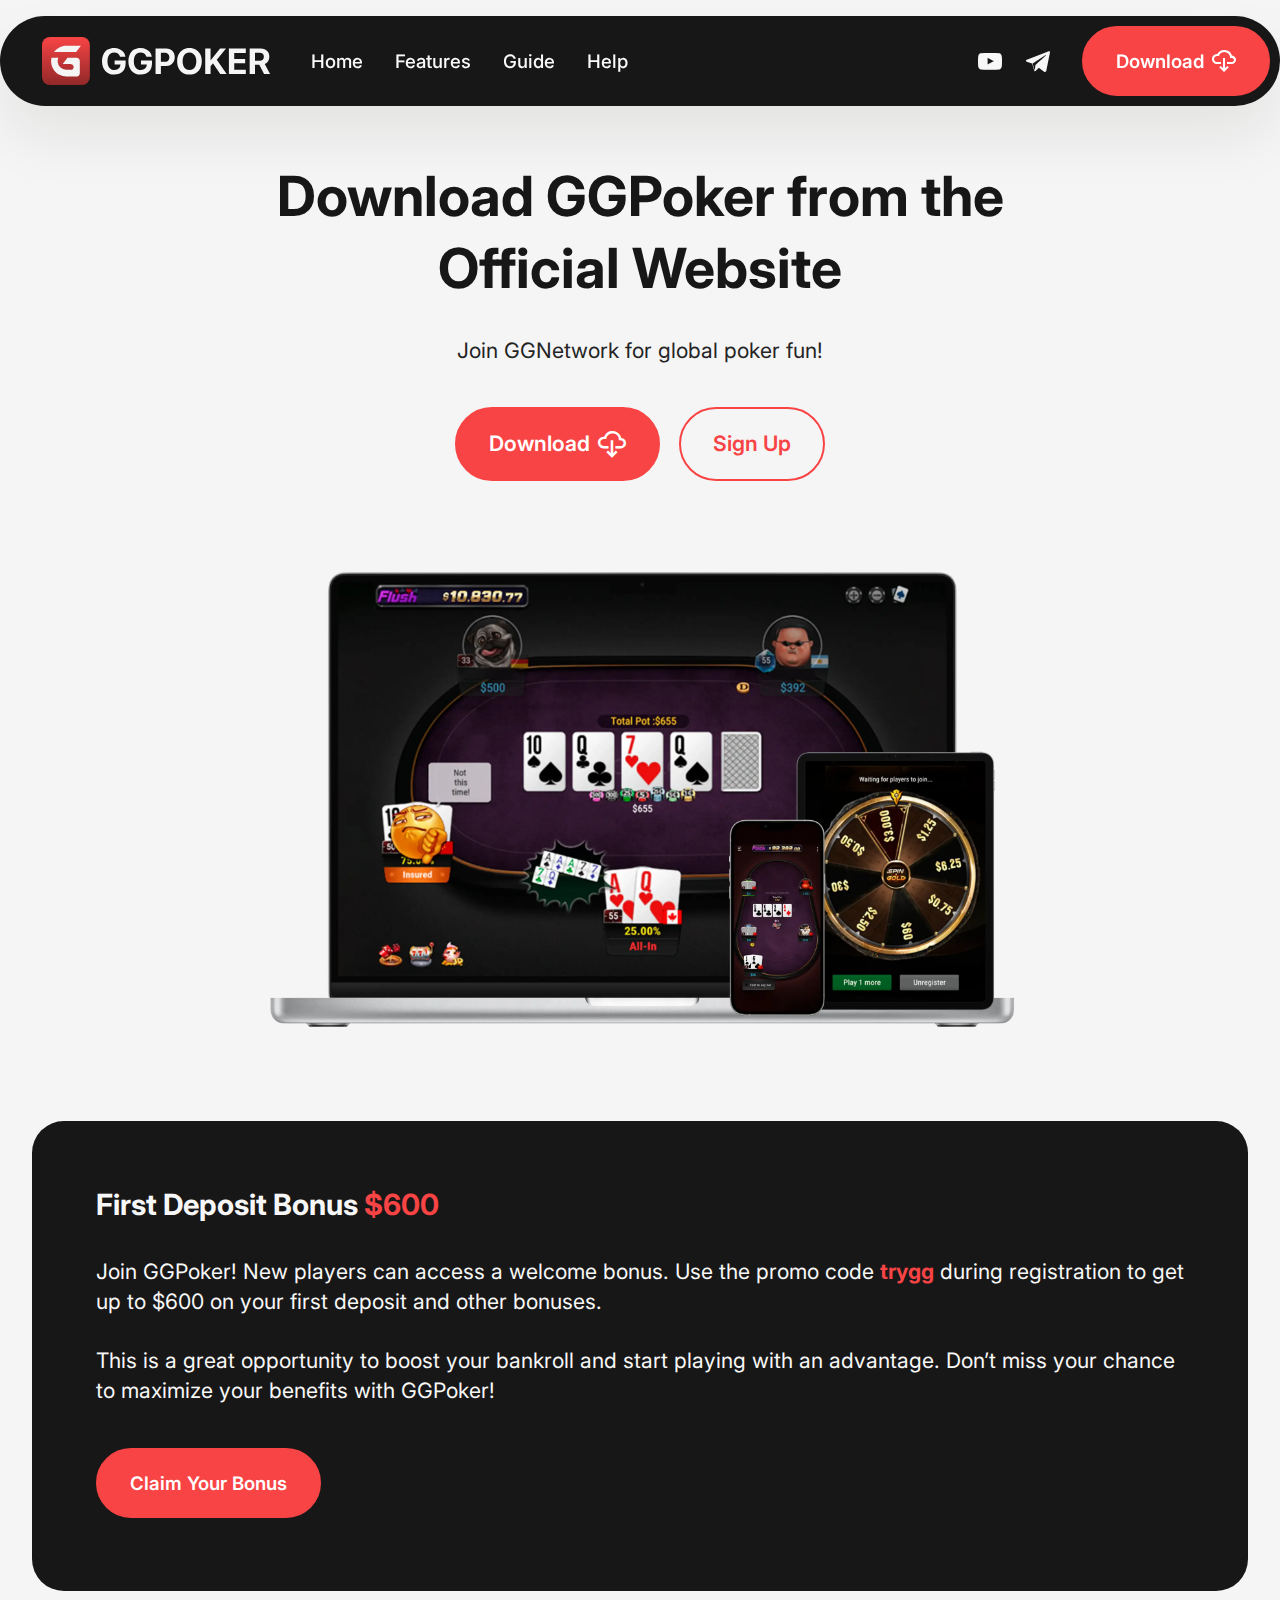
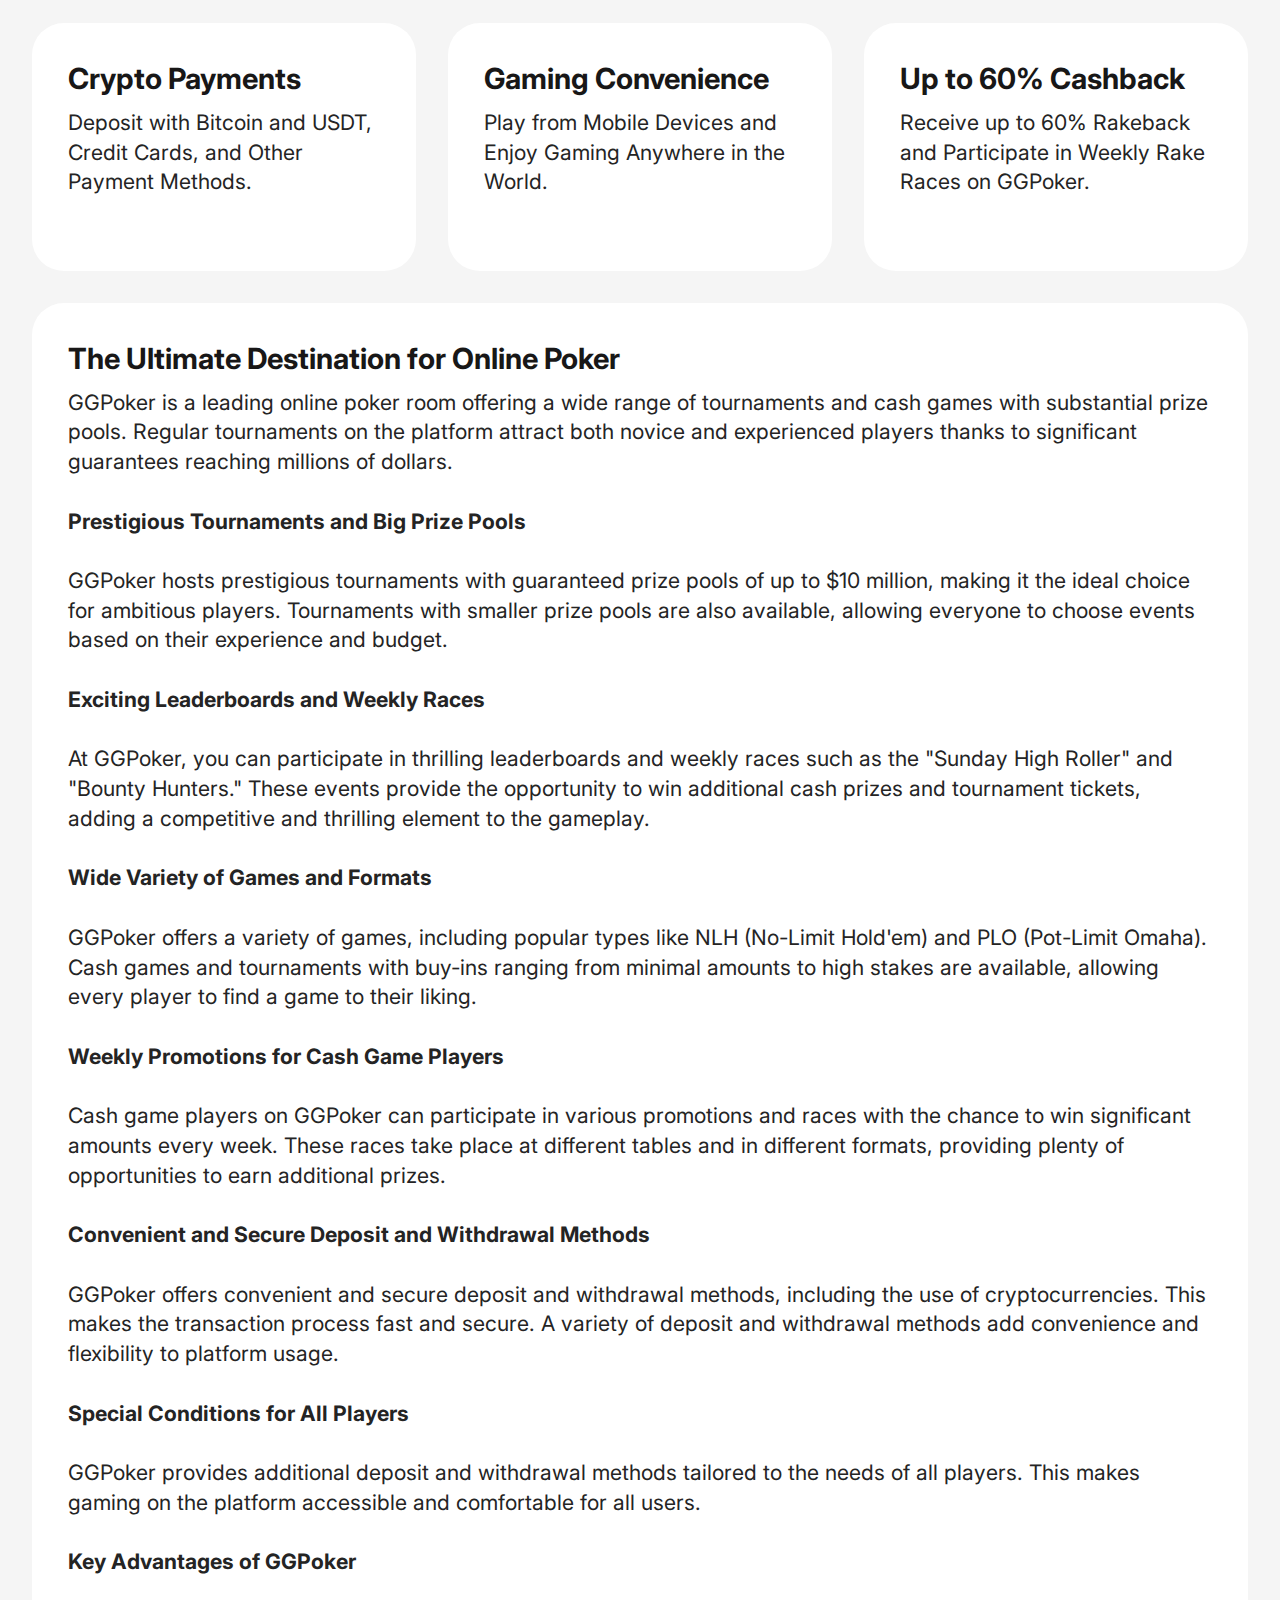
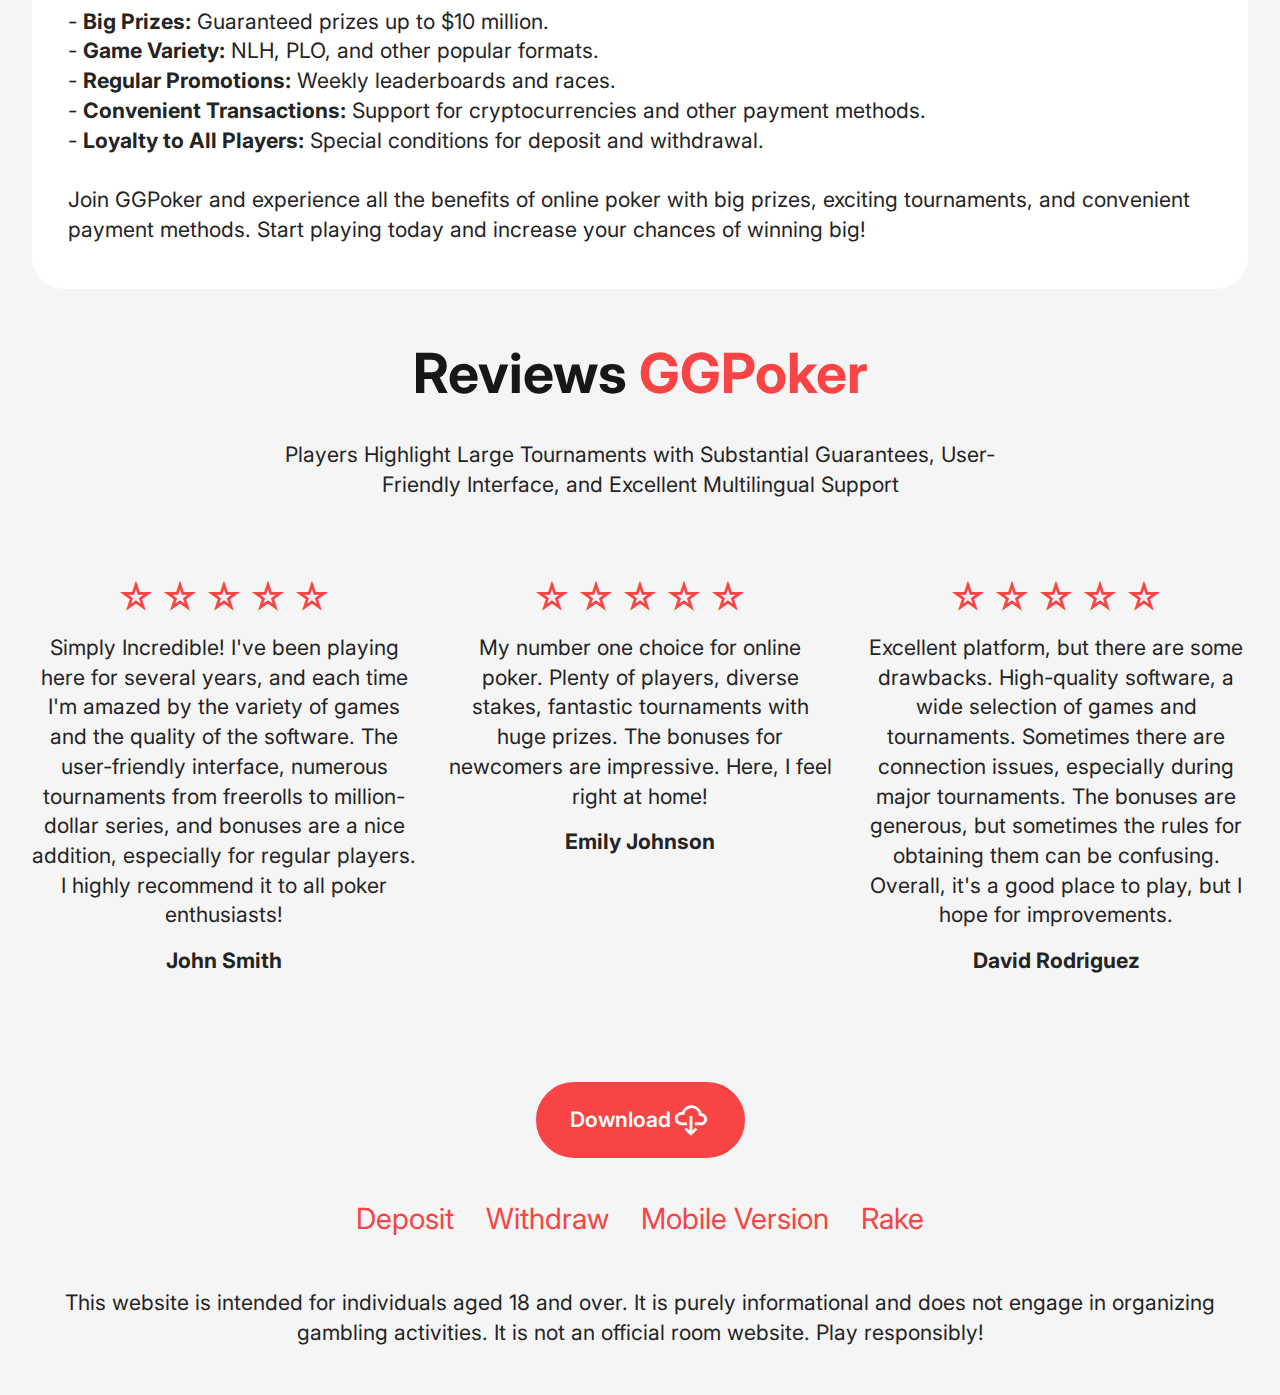
<file: index.html>
<!DOCTYPE html>
<html  >
<head>

	<!-- Google tag (gtag.js) -->
<script async src="https://www.googletagmanager.com/gtag/js?id=G-5J4HZT2TEL"></script>
<script>
  window.dataLayer = window.dataLayer || [];
  function gtag(){dataLayer.push(arguments);}
  gtag('js', new Date());

  gtag('config', 'G-5J4HZT2TEL');
</script>
  
  <meta charset="UTF-8">
  <meta http-equiv="X-UA-Compatible" content="IE=edge">
  <meta name="generator" content="Mobirise v5.9.18, mobirise.com">
  <meta name="twitter:card" content="summary_large_image"/>
  <meta name="twitter:image:src" content="assets/images/index-meta.png">
  <meta property="og:image" content="assets/images/index-meta.png">
  <meta name="twitter:title" content="GGPOKER – Play Poker Online. Download and Get $600!">
  <meta name="viewport" content="width=device-width, initial-scale=1, minimum-scale=1">
  <link rel="shortcut icon" href="assets/images/ggpoker-favicon-32-32.png" type="image/x-icon">
  <meta name="description" content="Download GGPoker from the Official Site on Windows, MacOS, Android, and iOS. Free Registration and a $600 Bonus for New Players. Play and Win!">
  
  
  <title>GGPOKER – Play Poker Online. Download and Get $600!</title>
  <link rel="stylesheet" href="assets/web/assets/mobirise-icons2/mobirise2.css">
  <link rel="stylesheet" href="assets/bootstrap/css/bootstrap.min.css">
  <link rel="stylesheet" href="assets/bootstrap/css/bootstrap-grid.min.css">
  <link rel="stylesheet" href="assets/bootstrap/css/bootstrap-reboot.min.css">
  <link rel="stylesheet" href="assets/dropdown/css/style.css">
  <link rel="stylesheet" href="assets/socicon/css/styles.css">
  <link rel="stylesheet" href="assets/theme/css/style.css">
  <link rel="preload" href="https://fonts.googleapis.com/css?family=Inter:100,200,300,400,500,600,700,800,900&display=swap" as="style" onload="this.onload=null;this.rel='stylesheet'">
  <noscript><link rel="stylesheet" href="https://fonts.googleapis.com/css?family=Inter:100,200,300,400,500,600,700,800,900&display=swap"></noscript>
  <link rel="preload" as="style" href="assets/mobirise/css/mbr-additional.css?v=tuGR2G"><link rel="stylesheet" href="assets/mobirise/css/mbr-additional.css?v=tuGR2G" type="text/css">

  <!-- Yandex.Metrika counter -->
<script type="text/javascript" >
	(function(m,e,t,r,i,k,a){m[i]=m[i]||function(){(m[i].a=m[i].a||[]).push(arguments)};
	m[i].l=1*new Date();
	for (var j = 0; j < document.scripts.length; j++) {if (document.scripts[j].src === r) { return; }}
	k=e.createElement(t),a=e.getElementsByTagName(t)[0],k.async=1,k.src=r,a.parentNode.insertBefore(k,a)})
	(window, document, "script", "https://mc.yandex.ru/metrika/tag.js", "ym");
 
	ym(97150127, "init", {
		 clickmap:true,
		 trackLinks:true,
		 accurateTrackBounce:true,
		 webvisor:true
	});
 </script>
 <noscript><div><img src="https://mc.yandex.ru/watch/97150127" style="position:absolute; left:-9999px;" alt="" /></div></noscript>
 <!-- /Yandex.Metrika counter -->
  
  
</head>
<body>
  
  <section data-bs-version="5.1" class="menu menu1 cid-ue9TlNqLaG" once="menu" id="menu01-2">
	

	<nav class="navbar navbar-dropdown navbar-fixed-top navbar-expand-lg">
		<div class="container">
			<div class="navbar-brand">
				<span class="navbar-logo">
					<a href="/">
						<img src="assets/images/ggpoker-logo-site.svg" alt="GGPoker Online Poker Room Logo" style="height: 3rem;">
					</a>
				</span>
				
			</div>
			<button class="navbar-toggler" type="button" data-toggle="collapse" data-bs-toggle="collapse" data-target="#navbarSupportedContent" data-bs-target="#navbarSupportedContent" aria-controls="navbarNavAltMarkup" aria-expanded="false" aria-label="Toggle navigation">
				<div class="hamburger">
					<span></span>
					<span></span>
					<span></span>
					<span></span>
				</div>
			</button>
			<div class="collapse navbar-collapse" id="navbarSupportedContent">
				<ul class="navbar-nav nav-dropdown" data-app-modern-menu="true"><li class="nav-item">
						<a class="nav-link link text-white text-primary display-4" href="/">Home</a>
					</li>
					<li class="nav-item">
						<a class="nav-link link text-white text-primary display-4" href="/overview" aria-expanded="false">Features</a>
					</li>
					<li class="nav-item">
						<a class="nav-link link text-white text-primary display-4" href="/install">Guide</a>
					</li><li class="nav-item"><a class="nav-link link text-white text-primary display-4" href="https://play.tryggp.com/" target="_blank">Help</a></li></ul>
				<div class="icons-menu">
					<a class="iconfont-wrapper" href="https://www.youtube.com/@tryggpoker" target="_blank">
						<span class="p-2 mbr-iconfont socicon-youtube socicon" style="color: rgb(247, 247, 247); fill: rgb(247, 247, 247);"></span>
					</a>
					<a class="iconfont-wrapper" href="https://t.me/tryggpokerchat" target="_blank">
						<span class="p-2 mbr-iconfont socicon-telegram socicon" style="color: rgb(247, 247, 247); fill: rgb(247, 247, 247);"></span>
					</a>
					
					
				</div>
				<div class="navbar-buttons mbr-section-btn"><a class="btn btn-primary display-4" href="https://click.ggpartners.com/?serial=3204&creative_id=69&anid=" target="_blank"><span class="mobi-mbri mobi-mbri-download-2 mbr-iconfont mbr-iconfont-btn"></span>Download</a></div>
			</div>
		</div>
	</nav>
</section>

<section data-bs-version="5.1" class="header13 cid-ueajyUIfGa" id="header13-3">
  

  
  

  <div class="align-center container">
    <div class="row justify-content-center">
      <div class="col-md-12 mb-5 content-head">
        <h1 class="mbr-section-title mbr-fonts-style display-2"><strong>Download GGPoker from the Official Website</strong></h1>
        <p class="mbr-text mbr-fonts-style mt-4 display-7">Join GGNetwork for global poker fun!</p>
        <div class="mbr-section-btn mt-4"><a class="btn btn-primary display-7" href="https://click.ggpartners.com/?serial=3204&creative_id=69&anid=" target="_blank"><span class="mobi-mbri mobi-mbri-download-2 mbr-iconfont mbr-iconfont-btn"></span>Download</a> <a class="btn btn-primary-outline display-7" href="https://click.ggpartners.com/?serial=3204&creative_id=69&anid=" target="_blank">Sign Up</a></div>
      </div>
    </div>

    <div class="row justify-content-center">
      <div class="col-12 col-md-8">
        <a href="https://click.ggpartners.com/?serial=3204&creative_id=69&anid=" target="_blank"><img src="assets/images/ggpoker-devices.webp" alt="Poker Table for Online Play on the GGPoker Platform, Available for Windows, MacOS, Android, and iOS Devices" title=""></a>
      </div>
    </div>
  </div>
</section>

<section data-bs-version="5.1" class="article13 cid-ueaEbyZhY4" id="article13-b">
    
    
    
    <div class="container">
        <div class="row justify-content-center">
            <div class="card col-md-12 col-lg-12">
                <div class="card-wrapper">
                    <div class="card-box align-left">
                        <h4 class="card-title mbr-fonts-style display-5"><strong>First Deposit Bonus <a href="https://click.ggpartners.com/?serial=3204&creative_id=69&anid=" class="text-primary" target="_blank"><b>$600</b></a></strong></h4>
                        <p class="mbr-text mbr-fonts-style mt-4 display-7">Join GGPoker! New players can access a welcome bonus. Use the promo code <a href="https://click.ggpartners.com/?serial=3204&creative_id=69&anid=" class="text-primary" target="_blank"><strong>trygg</strong></a> during registration to get up to $600 on your first deposit and other bonuses.<br><br>This is a great opportunity to boost your bankroll and start playing with an advantage. Don’t miss your chance to maximize your benefits with GGPoker!<br>
                        </p>
                        <div class="mbr-section-btn mt-4"><a class="btn btn-primary display-4" href="https://click.ggpartners.com/?serial=3204&creative_id=69&anid=" target="_blank">Claim Your Bonus</a></div>
                    </div>
                </div>
            </div>
        </div>
    </div>
</section>

<section data-bs-version="5.1" class="start features20 cid-ueaGncEIEC" id="features020-c">
	

	
	
	<div class="container">
		
		<div class="row">
			<div class="item features-without-image col-12 col-md-6 col-lg-4 item-mb active">
				<div class="item-wrapper">
					<div class="card-box align-left">
						
						<h5 class="card-title mbr-fonts-style display-5"><strong>Crypto Payments</strong></h5>
						<p class="card-text mbr-fonts-style display-7">Deposit with Bitcoin and USDT, Credit Cards, and Other Payment Methods.<br><br></p>
					</div>
				</div>
			</div><div class="item features-without-image col-12 col-md-6 col-lg-4 item-mb">
				<div class="item-wrapper">
					<div class="card-box align-left">
						
						<h5 class="card-title mbr-fonts-style display-5"><strong>Gaming Convenience</strong></h5>
						<p class="card-text mbr-fonts-style display-7">Play from Mobile Devices and Enjoy Gaming Anywhere in the World.
						</p>
					</div>
				</div>
			</div><div class="item features-without-image col-12 col-md-6 col-lg-4 item-mb">
				<div class="item-wrapper">
					<div class="card-box align-left">
						
						<h5 class="card-title mbr-fonts-style display-5"><strong>Up to 60% Cashback</strong></h5>
						<p class="card-text mbr-fonts-style display-7">Receive up to 60% Rakeback and Participate in Weekly Rake Races on GGPoker.<br></p>
					</div>
				</div>
			</div>
			
			
		</div>
	</div>
</section>

<section data-bs-version="5.1" class="start features20 cid-ueaP1qG1xP" id="features020-j">
	

	
	
	<div class="container">
		
		<div class="row">
			<div class="item features-without-image col-12 col-md-6 col-lg-12 item-mb">
				<div class="item-wrapper">
					<div class="card-box align-left">
						
						<h5 class="card-title mbr-fonts-style display-5"><strong>The Ultimate Destination for Online Poker</strong></h5>
						<p class="card-text mbr-fonts-style display-7">GGPoker is a leading online poker room offering a wide range of tournaments and cash games with substantial prize pools. Regular tournaments on the platform attract both novice and experienced players thanks to significant guarantees reaching millions of dollars.<br><br><strong>Prestigious Tournaments and Big Prize Pools</strong><br><br>GGPoker hosts prestigious tournaments with guaranteed prize pools of up to $10 million, making it the ideal choice for ambitious players. Tournaments with smaller prize pools are also available, allowing everyone to choose events based on their experience and budget.<br><br><strong>Exciting Leaderboards and Weekly Races</strong><br><br>At GGPoker, you can participate in thrilling leaderboards and weekly races such as the "Sunday High Roller" and "Bounty Hunters." These events provide the opportunity to win additional cash prizes and tournament tickets, adding a competitive and thrilling element to the gameplay.<br><br><strong>Wide Variety of Games and Formats</strong><br><br>GGPoker offers a variety of games, including popular types like NLH (No-Limit Hold'em) and PLO (Pot-Limit Omaha). Cash games and tournaments with buy-ins ranging from minimal amounts to high stakes are available, allowing every player to find a game to their liking.<br><br><strong>Weekly Promotions for Cash Game Players</strong><br><br>Cash game players on GGPoker can participate in various promotions and races with the chance to win significant amounts every week. These races take place at different tables and in different formats, providing plenty of opportunities to earn additional prizes.<br><br><strong>Convenient and Secure Deposit and Withdrawal Methods</strong><br><br>GGPoker offers convenient and secure deposit and withdrawal methods, including the use of cryptocurrencies. This makes the transaction process fast and secure. A variety of deposit and withdrawal methods add convenience and flexibility to platform usage.<br><br><strong>Special Conditions for All Players</strong><br><br>GGPoker provides additional deposit and withdrawal methods tailored to the needs of all players. This makes gaming on the platform accessible and comfortable for all users.<br><br><strong>Key Advantages of GGPoker</strong><br><br>- <strong>Big Prizes:</strong> Guaranteed prizes up to $10 million.<br>- <strong>Game Variety:</strong> NLH, PLO, and other popular formats.<br>- <strong>Regular Promotions:</strong> Weekly leaderboards and races.<br>- <strong>Convenient Transactions:</strong> Support for cryptocurrencies and other payment methods.<br>- <strong>Loyalty to All Players:</strong> Special conditions for deposit and withdrawal.<br><br>Join GGPoker and experience all the benefits of online poker with big prizes, exciting tournaments, and convenient payment methods. Start playing today and increase your chances of winning big!<br></p>
					</div>
				</div>
			</div>
			
			
		</div>
	</div>
</section>

<section data-bs-version="5.1" class="people02 cid-ueaVPVdp4U" id="people02-k">
	

	
	
	<div class="container">
		<div class="row mb-5 justify-content-center">
			<div class="col-12 content-head">
				<h3 class="mbr-section-title mbr-fonts-style align-center mb-4 display-2"><strong>Reviews <a href="https://click.ggpartners.com/?serial=3204&creative_id=69&anid=" class="text-primary" target="_blank"><b>GGPoker</b></a></strong></h3>
				<h5 class="mbr-section-subtitle mbr-fonts-style align-center mb-4 display-7">Players Highlight Large Tournaments with Substantial Guarantees, User-Friendly Interface, and Excellent Multilingual Support</h5>
			</div>
		</div>
		<div class="row">
				<div class="item features-without-image col-12 col-md-6 col-lg-4 mb-5">
					<div class="item-wrapper">
						<div class="card-box align-center">
							<div class="iconfont-wrapper mb-3">
								<span class="mbr-iconfont mobi-mbri-star mobi-mbri"></span>
								<span class="mbr-iconfont mobi-mbri-star mobi-mbri"></span>
								<span class="mbr-iconfont mobi-mbri-star mobi-mbri"></span>
								<span class="mbr-iconfont mobi-mbri-star mobi-mbri"></span>
								<span class="mbr-iconfont mobi-mbri-star mobi-mbri"></span>
							</div>
							<h5 class="card-title mbr-fonts-style mb-3 display-7">Simply Incredible! I've been playing here for several years, and each time I'm amazed by the variety of games and the quality of the software. The user-friendly interface, numerous tournaments from freerolls to million-dollar series, and bonuses are a nice addition, especially for regular players. I highly recommend it to all poker enthusiasts!</h5>
							<p class="card-text mbr-fonts-style mb-0 display-7"><strong>John Smith</strong><br></p>
						</div>
					</div>
				</div>
				<div class="item features-without-image col-12 col-md-6 col-lg-4 mb-5">
					<div class="item-wrapper">
						<div class="card-box align-center">
							<div class="iconfont-wrapper mb-3">
								<span class="mbr-iconfont mobi-mbri-star mobi-mbri"></span>
								<span class="mbr-iconfont mobi-mbri-star mobi-mbri"></span>
								<span class="mbr-iconfont mobi-mbri-star mobi-mbri"></span>
								<span class="mbr-iconfont mobi-mbri-star mobi-mbri"></span>
								<span class="mbr-iconfont mobi-mbri-star mobi-mbri"></span>
							</div>
							<h5 class="card-title mbr-fonts-style mb-3 display-7">My number one choice for online poker. Plenty of players, diverse stakes, fantastic tournaments with huge prizes. The bonuses for newcomers are impressive. Here, I feel right at home!</h5>
							<p class="card-text mbr-fonts-style mb-0 display-7"><strong>Emily Johnson</strong><br></p>
						</div>
					</div>
				</div>
				<div class="item features-without-image col-12 col-md-6 col-lg-4 mb-5">
					<div class="item-wrapper">
						<div class="card-box align-center">
							<div class="iconfont-wrapper mb-3">
								<span class="mbr-iconfont mobi-mbri-star mobi-mbri"></span>
								<span class="mbr-iconfont mobi-mbri-star mobi-mbri"></span>
								<span class="mbr-iconfont mobi-mbri-star mobi-mbri"></span>
								<span class="mbr-iconfont mobi-mbri-star mobi-mbri"></span>
								<span class="mbr-iconfont mobi-mbri-star mobi-mbri"></span>
							</div>
							<h5 class="card-title mbr-fonts-style mb-3 display-7">Excellent platform, but there are some drawbacks. High-quality software, a wide selection of games and tournaments. Sometimes there are connection issues, especially during major tournaments. The bonuses are generous, but sometimes the rules for obtaining them can be confusing. Overall, it's a good place to play, but I hope for improvements.</h5>
							<p class="card-text mbr-fonts-style mb-0 display-7"><strong>David Rodriguez</strong><br></p>
						</div>
					</div>
				</div>
			</div>
		<div class="row mt-0 mt-md-5">
			<div class="col-12 align-center">
				<div class="mbr-section-btn"><a class="btn btn-primary display-7" href="https://click.ggpartners.com/?serial=3204&creative_id=69&anid=" target="_blank"><span class="mobi-mbri mobi-mbri-download-2 mbr-iconfont mbr-iconfont-btn" style="color: rgb(247, 247, 247);"></span>Download</a></div>
			</div>
		</div>
	</div>
</section>

<section data-bs-version="5.1" class="footer3 cid-ueazuJ8ROL" once="footers" id="footer03-a">

        

    

    <div class="container">
        <div class="row">
            <div class="row-links">
                <ul class="header-menu">
                  
                  
                  
                  
                <li class="header-menu-item mbr-fonts-style display-5"><a href="/deposits" class="text-primary">Deposit</a></li><li class="header-menu-item mbr-fonts-style display-5"><a href="/withdraw" class="text-primary">Withdraw</a></li><li class="header-menu-item mbr-fonts-style display-5"><a href="/mobile-app" class="text-primary">Mobile Version</a></li><li class="header-menu-item mbr-fonts-style display-5"><a href="/rake" class="text-primary">Rake</a></li></ul>
              </div>

            
            <div class="col-12 mt-4">
                <p class="mbr-fonts-style copyright display-7">This website is intended for individuals aged 18 and over. It is purely informational and does not engage in organizing gambling activities. It is not an official room website. Play responsibly!</p>
            </div>
        </div>
    </div>
</section><section class="display-7" style="padding: 0;align-items: center;justify-content: center;flex-wrap: wrap;    align-content: center;display: flex;position: relative;height: 0rem;"><a href="https://mobiri.se/1725391" style="flex: 1 1;height: 0rem;position: absolute;width: 100%;z-index: 1;"><img alt="" style="height: 0rem;" src="[data-uri]"></a><p hidden style="margin: 0;text-align: center;" class="display-7">&#8204;</p><a hidden style="z-index:1" href="https://mobirise.com/drag-drop-website-builder">Drag and Drop Website Builder</a></section><script src="assets/bootstrap/js/bootstrap.bundle.min.js"></script>  <script src="assets/smoothscroll/smooth-scroll.js"></script>  <script src="assets/ytplayer/index.js"></script>  <script src="assets/dropdown/js/navbar-dropdown.js"></script>  <script src="assets/theme/js/script.js"></script>  
  
  
 <div id="scrollToTop" class="scrollToTop mbr-arrow-up"><a style="text-align: center;"><i class="mbr-arrow-up-icon mbr-arrow-up-icon-cm cm-icon cm-icon-smallarrow-up"></i></a></div>

 <script async type="text/javascript" src="https://static.klaviyo.com/onsite/js/klaviyo.js?company_id=U5MPsu"></script>

  </body>
</html>
</file>
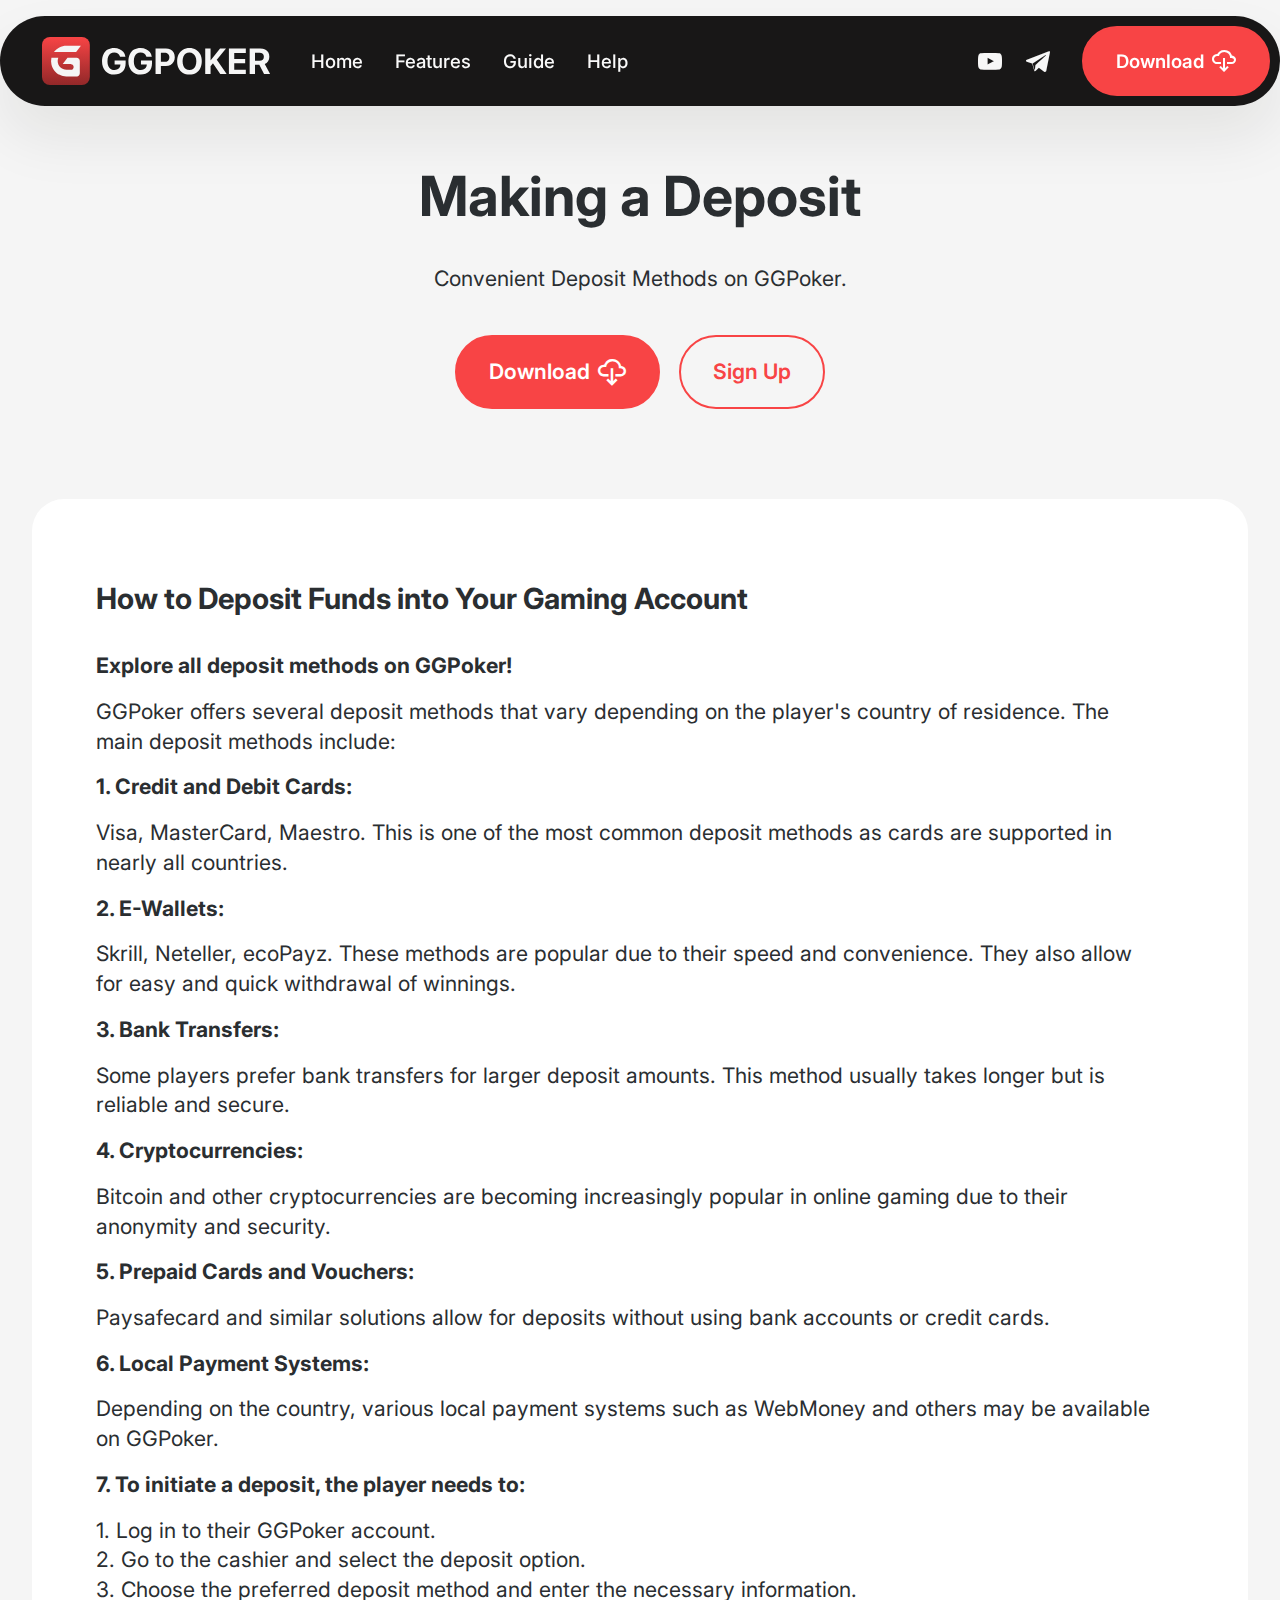
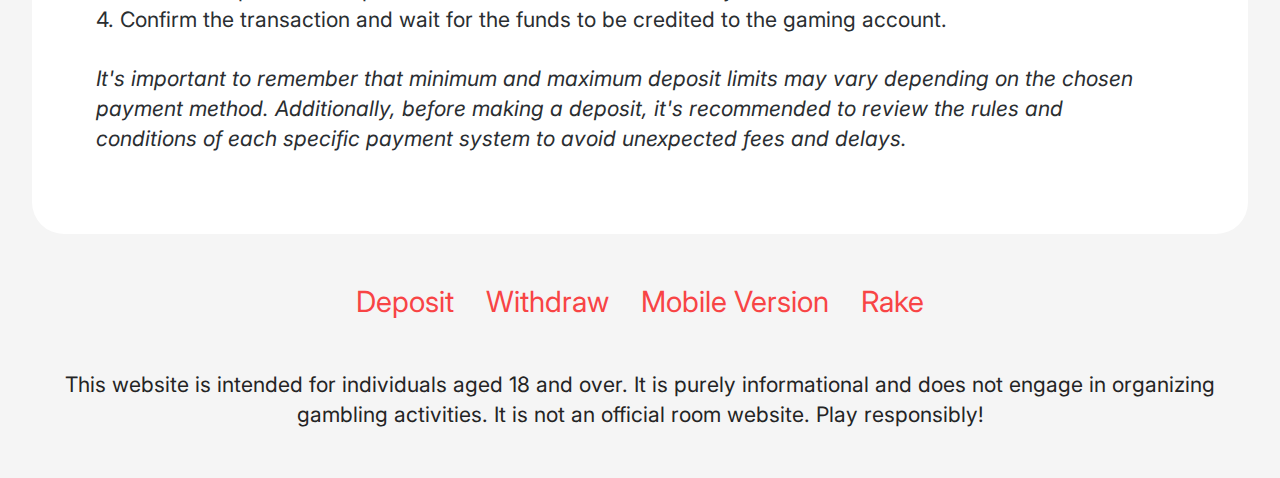
<file: deposits.html>
<!DOCTYPE html>
<html  >
<head>

  <!-- Google tag (gtag.js) -->
<script async src="https://www.googletagmanager.com/gtag/js?id=G-5J4HZT2TEL"></script>
<script>
  window.dataLayer = window.dataLayer || [];
  function gtag(){dataLayer.push(arguments);}
  gtag('js', new Date());

  gtag('config', 'G-5J4HZT2TEL');
</script>
  
  <meta charset="UTF-8">
  <meta http-equiv="X-UA-Compatible" content="IE=edge">
  <meta name="generator" content="Mobirise v5.9.18, mobirise.com">
  <meta name="twitter:card" content="summary_large_image"/>
  <meta name="twitter:image:src" content="assets/images/deposits-meta.png">
  <meta property="og:image" content="assets/images/deposits-meta.png">
  <meta name="twitter:title" content="GGPOKER – Convenient Deposit Methods">
  <meta name="viewport" content="width=device-width, initial-scale=1, minimum-scale=1">
  <link rel="shortcut icon" href="assets/images/ggpoker-favicon-32-32.png" type="image/x-icon">
  <meta name="description" content="Learn About Deposit Methods on GGPoker. Quickly Fund Your Account with Cards, E-Wallets, Cryptocurrencies, and Bank Transfers.">
  
  
  <title>GGPOKER – Convenient Deposit Methods</title>
  <link rel="stylesheet" href="assets/web/assets/mobirise-icons2/mobirise2.css">
  <link rel="stylesheet" href="assets/bootstrap/css/bootstrap.min.css">
  <link rel="stylesheet" href="assets/bootstrap/css/bootstrap-grid.min.css">
  <link rel="stylesheet" href="assets/bootstrap/css/bootstrap-reboot.min.css">
  <link rel="stylesheet" href="assets/dropdown/css/style.css">
  <link rel="stylesheet" href="assets/socicon/css/styles.css">
  <link rel="stylesheet" href="assets/theme/css/style.css">
  <link rel="preload" href="https://fonts.googleapis.com/css?family=Inter:100,200,300,400,500,600,700,800,900&display=swap" as="style" onload="this.onload=null;this.rel='stylesheet'">
  <noscript><link rel="stylesheet" href="https://fonts.googleapis.com/css?family=Inter:100,200,300,400,500,600,700,800,900&display=swap"></noscript>
  <link rel="preload" as="style" href="assets/mobirise/css/mbr-additional.css?v=LtuS9c"><link rel="stylesheet" href="assets/mobirise/css/mbr-additional.css?v=LtuS9c" type="text/css">

  <!-- Yandex.Metrika counter -->
<script type="text/javascript" >
  (function(m,e,t,r,i,k,a){m[i]=m[i]||function(){(m[i].a=m[i].a||[]).push(arguments)};
  m[i].l=1*new Date();
  for (var j = 0; j < document.scripts.length; j++) {if (document.scripts[j].src === r) { return; }}
  k=e.createElement(t),a=e.getElementsByTagName(t)[0],k.async=1,k.src=r,a.parentNode.insertBefore(k,a)})
  (window, document, "script", "https://mc.yandex.ru/metrika/tag.js", "ym");

  ym(97150127, "init", {
       clickmap:true,
       trackLinks:true,
       accurateTrackBounce:true,
       webvisor:true
  });
</script>
<noscript><div><img src="https://mc.yandex.ru/watch/97150127" style="position:absolute; left:-9999px;" alt="" /></div></noscript>
<!-- /Yandex.Metrika counter -->
  
  
</head>
<body>
  
  <section data-bs-version="5.1" class="menu menu1 cid-uec83fFPk4" once="menu" id="menu01-1t">
	

	<nav class="navbar navbar-dropdown navbar-fixed-top navbar-expand-lg">
		<div class="container">
			<div class="navbar-brand">
				<span class="navbar-logo">
					<a href="/">
						<img src="assets/images/ggpoker-logo-site.svg" alt="GGPoker Online Poker Room Logo" style="height: 3rem;">
					</a>
				</span>
				
			</div>
			<button class="navbar-toggler" type="button" data-toggle="collapse" data-bs-toggle="collapse" data-target="#navbarSupportedContent" data-bs-target="#navbarSupportedContent" aria-controls="navbarNavAltMarkup" aria-expanded="false" aria-label="Toggle navigation">
				<div class="hamburger">
					<span></span>
					<span></span>
					<span></span>
					<span></span>
				</div>
			</button>
			<div class="collapse navbar-collapse" id="navbarSupportedContent">
				<ul class="navbar-nav nav-dropdown" data-app-modern-menu="true"><li class="nav-item">
						<a class="nav-link link text-white text-primary display-4" href="/">Home</a>
					</li>
					<li class="nav-item">
						<a class="nav-link link text-white text-primary display-4" href="/overview" aria-expanded="false">Features</a>
					</li>
					<li class="nav-item">
						<a class="nav-link link text-white text-primary display-4" href="/install">Guide</a>
					</li><li class="nav-item"><a class="nav-link link text-white text-primary display-4" href="https://play.tryggp.com/" target="_blank">Help</a></li></ul>
				<div class="icons-menu">
					<a class="iconfont-wrapper" href="https://www.youtube.com/@tryggpoker" target="_blank">
						<span class="p-2 mbr-iconfont socicon-youtube socicon" style="color: rgb(247, 247, 247); fill: rgb(247, 247, 247);"></span>
					</a>
					<a class="iconfont-wrapper" href="https://t.me/tryggpokerchat" target="_blank">
						<span class="p-2 mbr-iconfont socicon-telegram socicon" style="color: rgb(247, 247, 247); fill: rgb(247, 247, 247);"></span>
					</a>
					
					
				</div>
				<div class="navbar-buttons mbr-section-btn"><a class="btn btn-primary display-4" href="https://click.ggpartners.com/?serial=3204&creative_id=69&anid=" target="_blank"><span class="mobi-mbri mobi-mbri-download-2 mbr-iconfont mbr-iconfont-btn"></span>Download</a></div>
			</div>
		</div>
	</nav>
</section>

<section data-bs-version="5.1" class="header13 cid-uec83gvQDW" id="header13-1u">
  

  
  

  <div class="align-center container">
    <div class="row justify-content-center">
      <div class="col-md-12 mb-5 content-head">
        <h1 class="mbr-section-title mbr-fonts-style display-2"><strong>Making a Deposit</strong></h1>
        <p class="mbr-text mbr-fonts-style mt-4 display-7">Convenient Deposit Methods on GGPoker.</p>
        <div class="mbr-section-btn mt-4"><a class="btn btn-primary display-7" href="https://click.ggpartners.com/?serial=3204&creative_id=69&anid=" target="_blank"><span class="mobi-mbri mobi-mbri-download-2 mbr-iconfont mbr-iconfont-btn"></span>Download</a> <a class="btn btn-primary-outline display-7" href="https://click.ggpartners.com/?serial=3204&creative_id=69&anid=" target="_blank">Sign Up</a></div>
      </div>
    </div>

    <div class="row justify-content-center">
      
    </div>
  </div>
</section>

<section data-bs-version="5.1" class="article07 cid-uec83h0Rz9" id="article07-1w">
  

  
  
  <div class="container">
    <div class="row justify-content-center">
      <div class="card col-md-12 col-lg-12">
        <div class="card-wrapper">
          <h3 class="card-title mbr-fonts-style mbr-white mt-3 mb-4 display-5"><strong>How to Deposit Funds into Your Gaming Account</strong></h3>
          <div class="row card-box align-left">
            <div class="item features-without-image col-12">
              <div class="item-wrapper">
                <h4 class="mbr-section-subtitle mbr-fonts-style mb-3 display-7"><strong>Explore all deposit methods on GGPoker!</strong></h4>
                <p class="mbr-text mbr-fonts-style display-7">GGPoker offers several deposit methods that vary depending on the player's country of residence. The main deposit methods include:</p>
              </div>
            </div><div class="item features-without-image col-12">
              <div class="item-wrapper">
                <h4 class="mbr-section-subtitle mbr-fonts-style mb-3 display-7"><strong>1. Credit and Debit Cards:</strong></h4>
                <p class="mbr-text mbr-fonts-style display-7">Visa, MasterCard, Maestro. This is one of the most common deposit methods as cards are supported in nearly all countries.</p>
              </div>
            </div><div class="item features-without-image col-12">
              <div class="item-wrapper">
                <h4 class="mbr-section-subtitle mbr-fonts-style mb-3 display-7"><strong>2. E-Wallets:</strong></h4>
                <p class="mbr-text mbr-fonts-style display-7">Skrill, Neteller, ecoPayz. These methods are popular due to their speed and convenience. They also allow for easy and quick withdrawal of winnings.</p>
              </div>
            </div><div class="item features-without-image col-12">
              <div class="item-wrapper">
                <h4 class="mbr-section-subtitle mbr-fonts-style mb-3 display-7"><strong>3. Bank Transfers:</strong></h4>
                <p class="mbr-text mbr-fonts-style display-7">Some players prefer bank transfers for larger deposit amounts. This method usually takes longer but is reliable and secure.</p>
              </div>
            </div><div class="item features-without-image col-12">
              <div class="item-wrapper">
                <h4 class="mbr-section-subtitle mbr-fonts-style mb-3 display-7"><strong>4. Cryptocurrencies:</strong></h4>
                <p class="mbr-text mbr-fonts-style display-7">Bitcoin and other cryptocurrencies are becoming increasingly popular in online gaming due to their anonymity and security.<br></p>
              </div>
            </div><div class="item features-without-image col-12">
              <div class="item-wrapper">
                <h4 class="mbr-section-subtitle mbr-fonts-style mb-3 display-7"><strong>5. Prepaid Cards and Vouchers:</strong></h4>
                <p class="mbr-text mbr-fonts-style display-7">Paysafecard and similar solutions allow for deposits without using bank accounts or credit cards.<br></p>
              </div>
            </div><div class="item features-without-image col-12">
              <div class="item-wrapper">
                <h4 class="mbr-section-subtitle mbr-fonts-style mb-3 display-7"><strong>6. Local Payment Systems:</strong></h4>
                <p class="mbr-text mbr-fonts-style display-7">Depending on the country, various local payment systems such as WebMoney and others may be available on GGPoker.<br></p>
              </div>
            </div><div class="item features-without-image col-12">
              <div class="item-wrapper">
                <h4 class="mbr-section-subtitle mbr-fonts-style mb-3 display-7"><strong>7. To initiate a deposit, the player needs to:</strong></h4>
                <p class="mbr-text mbr-fonts-style display-7">1. Log in to their GGPoker account.<br>2. Go to the cashier and select the deposit option.<br>3. Choose the preferred deposit method and enter the necessary information.<br>4. Confirm the transaction and wait for the funds to be credited to the gaming account.<br><br><em>It's important to remember that minimum and maximum deposit limits may vary depending on the chosen payment method. Additionally, before making a deposit, it's recommended to review the rules and conditions of each specific payment system to avoid unexpected fees and delays.</em><br></p>
              </div>
            </div>
            
            
            
          </div>
          
        </div>
      </div>
    </div>
  </div>
</section>

<section data-bs-version="5.1" class="footer3 cid-uec83i1kj2" once="footers" id="footer03-21">

        

    

    <div class="container">
        <div class="row">
            <div class="row-links">
                <ul class="header-menu">
                  
                  
                  
                  
                <li class="header-menu-item mbr-fonts-style display-5"><a href="/deposits" class="text-primary">Deposit</a></li><li class="header-menu-item mbr-fonts-style display-5"><a href="/withdraw" class="text-primary">Withdraw</a></li><li class="header-menu-item mbr-fonts-style display-5"><a href="/mobile-app" class="text-primary">Mobile Version</a></li><li class="header-menu-item mbr-fonts-style display-5"><a href="/rake" class="text-primary">Rake</a></li></ul>
              </div>

            
            <div class="col-12 mt-4">
                <p class="mbr-fonts-style copyright display-7">This website is intended for individuals aged 18 and over. It is purely informational and does not engage in organizing gambling activities. It is not an official room website. Play responsibly!</p>
            </div>
        </div>
    </div>
</section><section class="display-7" style="padding: 0;align-items: center;justify-content: center;flex-wrap: wrap;    align-content: center;display: flex;position: relative;height: 0rem;"><a href="https://mobiri.se/1725391" style="flex: 1 1;height: 0rem;position: absolute;width: 100%;z-index: 1;"><img alt="" style="height: 0rem;" src="[data-uri]"></a><p hidden style="margin: 0;text-align: center;" class="display-7">&#8204;</p><a hidden style="z-index:1" href="https://mobirise.com/html-builder">HTML Maker</a></section><script src="assets/bootstrap/js/bootstrap.bundle.min.js"></script>  <script src="assets/smoothscroll/smooth-scroll.js"></script>  <script src="assets/ytplayer/index.js"></script>  <script src="assets/dropdown/js/navbar-dropdown.js"></script>  <script src="assets/theme/js/script.js"></script>  
  
  
 <div id="scrollToTop" class="scrollToTop mbr-arrow-up"><a style="text-align: center;"><i class="mbr-arrow-up-icon mbr-arrow-up-icon-cm cm-icon cm-icon-smallarrow-up"></i></a></div>

 <script async type="text/javascript" src="https://static.klaviyo.com/onsite/js/klaviyo.js?company_id=U5MPsu"></script>

  </body>
</html>
</file>
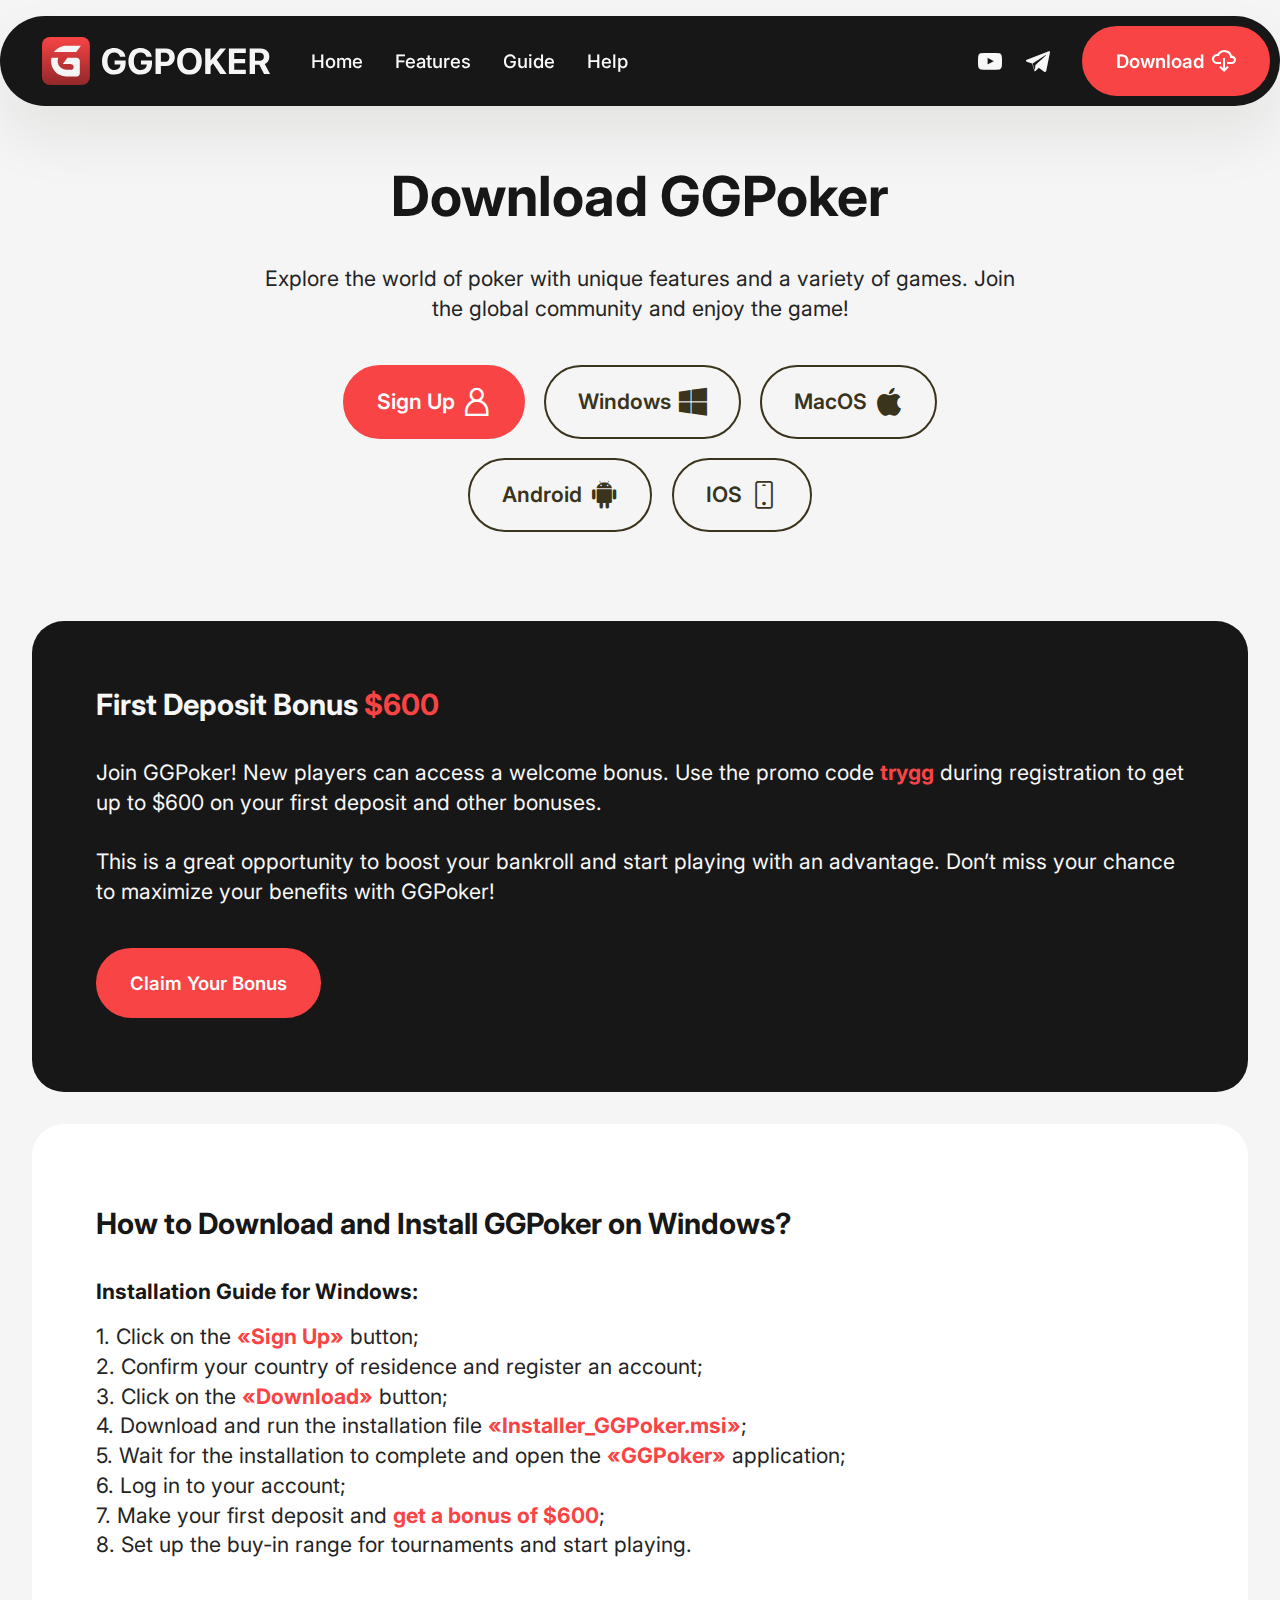
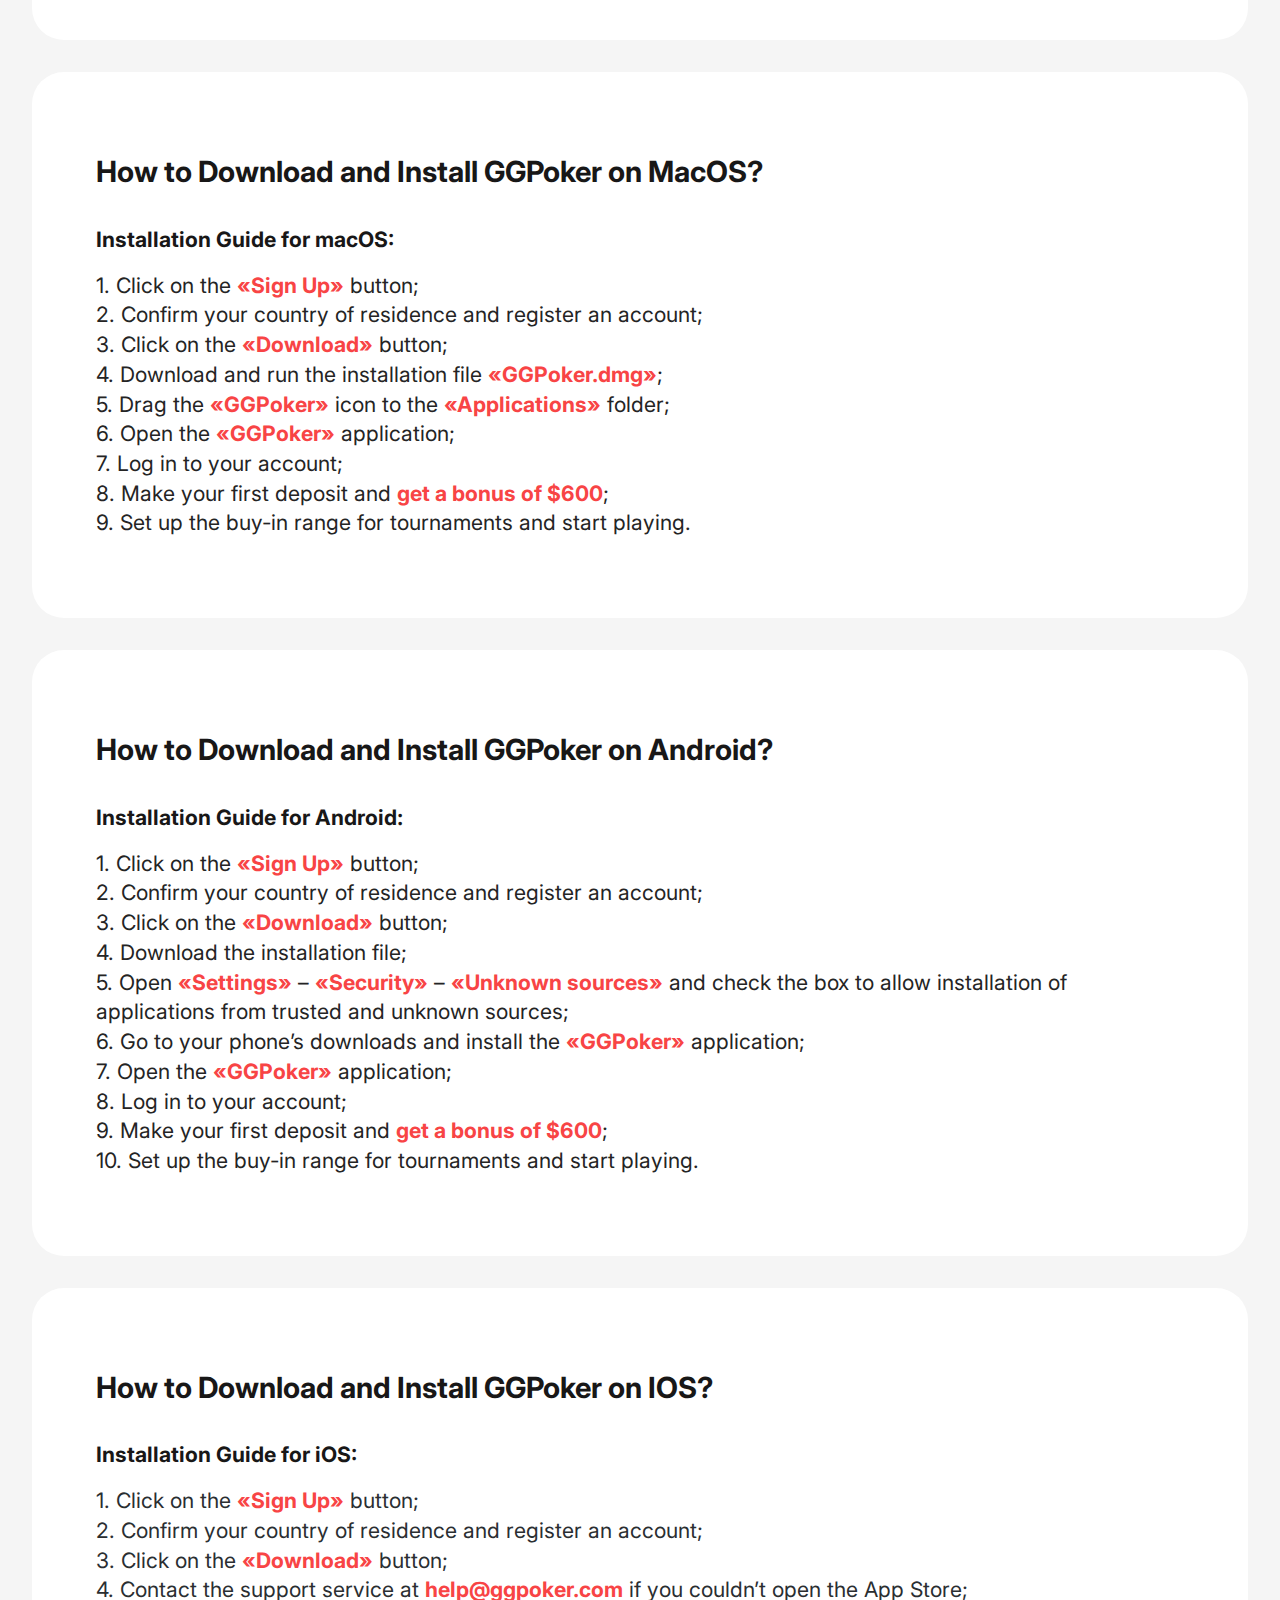
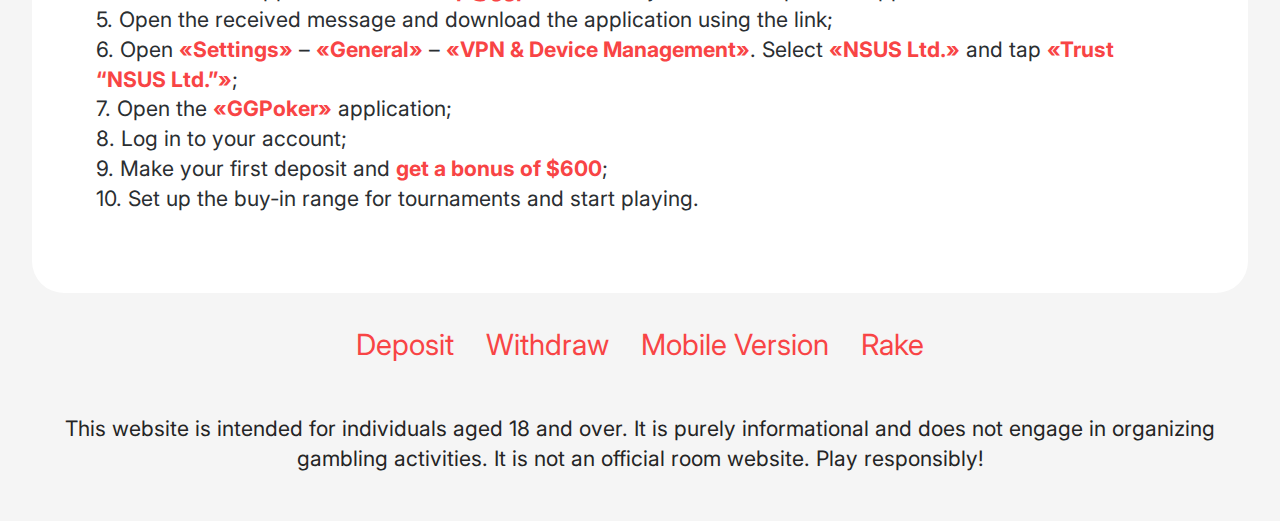
<file: install.html>
<!DOCTYPE html>
<html  >
<head>

  <!-- Google tag (gtag.js) -->
<script async src="https://www.googletagmanager.com/gtag/js?id=G-5J4HZT2TEL"></script>
<script>
  window.dataLayer = window.dataLayer || [];
  function gtag(){dataLayer.push(arguments);}
  gtag('js', new Date());

  gtag('config', 'G-5J4HZT2TEL');
</script>
  
  <meta charset="UTF-8">
  <meta http-equiv="X-UA-Compatible" content="IE=edge">
  <meta name="generator" content="Mobirise v5.9.18, mobirise.com">
  <meta name="twitter:card" content="summary_large_image"/>
  <meta name="twitter:image:src" content="assets/images/install-meta.png">
  <meta property="og:image" content="assets/images/install-meta.png">
  <meta name="twitter:title" content="GGPOKER – How to Download and Install: Step-by-Step Guide">
  <meta name="viewport" content="width=device-width, initial-scale=1, minimum-scale=1">
  <link rel="shortcut icon" href="assets/images/ggpoker-favicon-32-32.png" type="image/x-icon">
  <meta name="description" content="Download the Official GGPoker Client for PC, Mac, Android, and iPhone. Get a $600 Bonus. Start Winning in Online Poker Today!">
  
  
  <title>GGPOKER – How to Download and Install: Step-by-Step Guide</title>
  <link rel="stylesheet" href="assets/web/assets/mobirise-icons2/mobirise2.css">
  <link rel="stylesheet" href="assets/web/assets/mobirise-icons-bold/mobirise-icons-bold.css">
  <link rel="stylesheet" href="assets/bootstrap/css/bootstrap.min.css">
  <link rel="stylesheet" href="assets/bootstrap/css/bootstrap-grid.min.css">
  <link rel="stylesheet" href="assets/bootstrap/css/bootstrap-reboot.min.css">
  <link rel="stylesheet" href="assets/dropdown/css/style.css">
  <link rel="stylesheet" href="assets/socicon/css/styles.css">
  <link rel="stylesheet" href="assets/theme/css/style.css">
  <link rel="preload" href="https://fonts.googleapis.com/css?family=Inter:100,200,300,400,500,600,700,800,900&display=swap" as="style" onload="this.onload=null;this.rel='stylesheet'">
  <noscript><link rel="stylesheet" href="https://fonts.googleapis.com/css?family=Inter:100,200,300,400,500,600,700,800,900&display=swap"></noscript>
  <link rel="preload" as="style" href="assets/mobirise/css/mbr-additional.css?v=3UaC4K"><link rel="stylesheet" href="assets/mobirise/css/mbr-additional.css?v=3UaC4K" type="text/css">

  <!-- Yandex.Metrika counter -->
<script type="text/javascript" >
  (function(m,e,t,r,i,k,a){m[i]=m[i]||function(){(m[i].a=m[i].a||[]).push(arguments)};
  m[i].l=1*new Date();
  for (var j = 0; j < document.scripts.length; j++) {if (document.scripts[j].src === r) { return; }}
  k=e.createElement(t),a=e.getElementsByTagName(t)[0],k.async=1,k.src=r,a.parentNode.insertBefore(k,a)})
  (window, document, "script", "https://mc.yandex.ru/metrika/tag.js", "ym");

  ym(97150127, "init", {
       clickmap:true,
       trackLinks:true,
       accurateTrackBounce:true,
       webvisor:true
  });
</script>
<noscript><div><img src="https://mc.yandex.ru/watch/97150127" style="position:absolute; left:-9999px;" alt="" /></div></noscript>
<!-- /Yandex.Metrika counter -->
  
  
</head>
<body>
  
  <section data-bs-version="5.1" class="menu menu1 cid-uebmG2dO7U" once="menu" id="menu01-1a">
	

	<nav class="navbar navbar-dropdown navbar-fixed-top navbar-expand-lg">
		<div class="container">
			<div class="navbar-brand">
				<span class="navbar-logo">
					<a href="/">
						<img src="assets/images/ggpoker-logo-site.svg" alt="GGPoker Online Poker Room Logo" style="height: 3rem;">
					</a>
				</span>
				
			</div>
			<button class="navbar-toggler" type="button" data-toggle="collapse" data-bs-toggle="collapse" data-target="#navbarSupportedContent" data-bs-target="#navbarSupportedContent" aria-controls="navbarNavAltMarkup" aria-expanded="false" aria-label="Toggle navigation">
				<div class="hamburger">
					<span></span>
					<span></span>
					<span></span>
					<span></span>
				</div>
			</button>
			<div class="collapse navbar-collapse" id="navbarSupportedContent">
				<ul class="navbar-nav nav-dropdown" data-app-modern-menu="true"><li class="nav-item">
						<a class="nav-link link text-white text-primary display-4" href="/">Home</a>
					</li>
					<li class="nav-item">
						<a class="nav-link link text-white text-primary display-4" href="/overview" aria-expanded="false">Features</a>
					</li>
					<li class="nav-item">
						<a class="nav-link link text-white text-primary display-4" href="/install">Guide</a>
					</li><li class="nav-item"><a class="nav-link link text-white text-primary display-4" href="https://play.tryggp.com/" target="_blank">Help</a></li></ul>
				<div class="icons-menu">
					<a class="iconfont-wrapper" href="https://www.youtube.com/@tryggpoker" target="_blank">
						<span class="p-2 mbr-iconfont socicon-youtube socicon" style="color: rgb(247, 247, 247); fill: rgb(247, 247, 247);"></span>
					</a>
					<a class="iconfont-wrapper" href="https://t.me/tryggpokerchat" target="_blank">
						<span class="p-2 mbr-iconfont socicon-telegram socicon" style="color: rgb(247, 247, 247); fill: rgb(247, 247, 247);"></span>
					</a>
					
					
				</div>
				<div class="navbar-buttons mbr-section-btn"><a class="btn btn-primary display-4" href="https://click.ggpartners.com/?serial=3204&creative_id=69&anid=" target="_blank"><span class="mobi-mbri mobi-mbri-download-2 mbr-iconfont mbr-iconfont-btn"></span>Download</a></div>
			</div>
		</div>
	</nav>
</section>

<section data-bs-version="5.1" class="header13 cid-uebmG38bMD" id="header13-1b">
  

  
  

  <div class="align-center container">
    <div class="row justify-content-center">
      <div class="col-md-12 mb-5 content-head">
        <h1 class="mbr-section-title mbr-fonts-style display-2"><strong>Download GGPoker</strong></h1>
        <p class="mbr-text mbr-fonts-style mt-4 display-7">Explore the world of poker with unique features and a variety of games. Join the global community and enjoy the game!</p>
        <div class="mbr-section-btn mt-4"><a class="btn btn-primary display-7" href="https://click.ggpartners.com/?serial=3204&creative_id=69&anid=" target="_blank"><span class="mobi-mbri mobi-mbri-user mbr-iconfont mbr-iconfont-btn"></span>Sign Up</a> <a class="btn btn-success-outline display-7" href="/download#article07-1d"><span class="socicon socicon-windows mbr-iconfont mbr-iconfont-btn"></span>Windows</a> <a class="btn btn-success-outline display-7" href="/download#article07-1p"><span class="socicon socicon-apple mbr-iconfont mbr-iconfont-btn"></span>MacOS</a> <a class="btn btn-success-outline display-7" href="/download#article07-1q"><span class="socicon socicon-android mbr-iconfont mbr-iconfont-btn"></span>Android</a> <a class="btn btn-success-outline display-7" href="/download#article07-1r"><span class="mbrib-mobile2 mbr-iconfont mbr-iconfont-btn"></span>IOS</a></div>
      </div>
    </div>

    <div class="row justify-content-center">
      
    </div>
  </div>
</section>

<section data-bs-version="5.1" class="article13 cid-uebmG3DVOq" id="article13-1c">
    
    
    
    <div class="container">
        <div class="row justify-content-center">
            <div class="card col-md-12 col-lg-12">
                <div class="card-wrapper">
                    <div class="card-box align-left">
                        <h4 class="card-title mbr-fonts-style display-5"><strong>First Deposit Bonus <a href="https://click.ggpartners.com/?serial=3204&creative_id=69&anid=" class="text-primary" target="_blank"><b>$600</b></a></strong></h4>
                        <p class="mbr-text mbr-fonts-style mt-4 display-7">Join GGPoker! New players can access a welcome bonus. Use the promo code <a href="https://click.ggpartners.com/?serial=3204&creative_id=69&anid=" class="text-primary" target="_blank"><strong>trygg</strong></a> during registration to get up to $600 on your first deposit and other bonuses.<br><br>This is a great opportunity to boost your bankroll and start playing with an advantage. Don’t miss your chance to maximize your benefits with GGPoker!<br>
                        </p>
                        <div class="mbr-section-btn mt-4"><a class="btn btn-primary display-4" href="https://click.ggpartners.com/?serial=3204&creative_id=69&anid=" target="_blank">Claim Your Bonus</a></div>
                    </div>
                </div>
            </div>
        </div>
    </div>
</section>

<section data-bs-version="5.1" class="article07 cid-uebmG4X6Bf" id="article07-1d">
  

  
  
  <div class="container">
    <div class="row justify-content-center">
      <div class="card col-md-12 col-lg-12">
        <div class="card-wrapper">
          <h3 class="card-title mbr-fonts-style mbr-white mt-3 mb-4 display-5"><strong>How to Download and Install GGPoker on Windows?</strong></h3>
          <div class="row card-box align-left">
            <div class="item features-without-image col-12">
              <div class="item-wrapper">
                <h4 class="mbr-section-subtitle mbr-fonts-style mb-3 display-7"><strong>Installation Guide for Windows:</strong></h4>
                <p class="mbr-text mbr-fonts-style display-7">1. Click on the <a href="https://click.ggpartners.com/?serial=3204&creative_id=69&anid=" class="text-primary" target="_blank"><strong>«Sign Up»</strong></a> button;<br>2. Confirm your country of residence and register an account;<br>3. Click on the <a href="https://click.ggpartners.com/?serial=3204&creative_id=69&anid=" class="text-primary" target="_blank"><strong>«Download»</strong></a> button;<br>4. Download and run the installation file <a href="https://click.ggpartners.com/?serial=3204&creative_id=69&anid=" class="text-primary" target="_blank"><strong>«Installer_GGPoker.msi»</strong></a>;<br>5. Wait for the installation to complete and open the <a href="https://click.ggpartners.com/?serial=3204&creative_id=69&anid=" class="text-primary" target="_blank"><strong>«GGPoker»</strong></a> application;<br>6. Log in to your account;<br>7. Make your first deposit and <a href="https://click.ggpartners.com/?serial=3204&creative_id=69&anid=" class="text-primary" target="_blank"><strong>get a bonus of $600</strong></a>;<br>8. Set up the buy-in range for tournaments and start playing.</p>
              </div>
            </div>
            
            
            
          </div>
          
        </div>
      </div>
    </div>
  </div>
</section>

<section data-bs-version="5.1" class="article07 cid-uebqD3IcKy" id="article07-1p">
  

  
  
  <div class="container">
    <div class="row justify-content-center">
      <div class="card col-md-12 col-lg-12">
        <div class="card-wrapper">
          <h3 class="card-title mbr-fonts-style mbr-white mt-3 mb-4 display-5"><strong>How to Download and Install GGPoker on MacOS?</strong></h3>
          <div class="row card-box align-left">
            <div class="item features-without-image col-12">
              <div class="item-wrapper">
                <h4 class="mbr-section-subtitle mbr-fonts-style mb-3 display-7"><strong>Installation Guide for macOS:</strong></h4>
                <p class="mbr-text mbr-fonts-style display-7">1. Click on the <a href="https://click.ggpartners.com/?serial=3204&creative_id=69&anid=" class="text-primary" target="_blank"><strong>«Sign Up»</strong></a> button;<br>2. Confirm your country of residence and register an account;<br>3. Click on the <a href="https://click.ggpartners.com/?serial=3204&creative_id=69&anid=" class="text-primary" target="_blank"><strong>«Download»</strong></a> button;<br>4. Download and run the installation file <a href="https://click.ggpartners.com/?serial=3204&creative_id=69&anid=" class="text-primary" target="_blank"><strong>«GGPoker.dmg»</strong></a>;<br>5. Drag the <a href="https://click.ggpartners.com/?serial=3204&creative_id=69&anid=" class="text-primary" target="_blank"><strong>«GGPoker»</strong></a> icon to the <a href="https://click.ggpartners.com/?serial=3204&creative_id=69&anid=" class="text-primary" target="_blank"><strong>«Applications»</strong></a> folder;<br>6. Open the <a href="https://click.ggpartners.com/?serial=3204&creative_id=69&anid=" class="text-primary" target="_blank"><strong>«GGPoker»</strong></a> application;<br>7. Log in to your account;<br>8. Make your first deposit and <a href="https://click.ggpartners.com/?serial=3204&creative_id=69&anid=" class="text-primary" target="_blank"><strong>get a bonus of $600</strong></a>;<br>9. Set up the buy-in range for tournaments and start playing.</p>
              </div>
            </div>
            
            
            
          </div>
          
        </div>
      </div>
    </div>
  </div>
</section>

<section data-bs-version="5.1" class="article07 cid-uebs7kpVwa" id="article07-1q">
  

  
  
  <div class="container">
    <div class="row justify-content-center">
      <div class="card col-md-12 col-lg-12">
        <div class="card-wrapper">
          <h3 class="card-title mbr-fonts-style mbr-white mt-3 mb-4 display-5"><strong>How to Download and Install GGPoker on Android?</strong></h3>
          <div class="row card-box align-left">
            <div class="item features-without-image col-12">
              <div class="item-wrapper">
                <h4 class="mbr-section-subtitle mbr-fonts-style mb-3 display-7"><strong>Installation Guide for Android:</strong></h4>
                <p class="mbr-text mbr-fonts-style display-7">1. Click on the <a href="https://click.ggpartners.com/?serial=3204&creative_id=69&anid=" class="text-primary" target="_blank"><strong>«Sign Up»</strong></a> button;<br>2. Confirm your country of residence and register an account;<br>3. Click on the <a href="https://click.ggpartners.com/?serial=3204&creative_id=69&anid=" class="text-primary" target="_blank"><strong>«Download»</strong></a> button;<br>4. Download the installation file;<br>5. Open <a href="https://click.ggpartners.com/?serial=3204&creative_id=69&anid=" class="text-primary" target="_blank"><strong>«Settings»</strong></a> – <a href="https://click.ggpartners.com/?serial=3204&creative_id=69&anid=" class="text-primary" target="_blank"><strong>«Security»</strong></a> – <a href="https://click.ggpartners.com/?serial=3204&creative_id=69&anid=" class="text-primary" target="_blank"><strong>«Unknown sources»</strong></a> and check the box to allow installation of applications from trusted and unknown sources;<br>6. Go to your phone’s downloads and install the <a href="https://click.ggpartners.com/?serial=3204&creative_id=69&anid=" class="text-primary" target="_blank"><strong>«GGPoker»</strong></a> application;<br>7. Open the <a href="https://click.ggpartners.com/?serial=3204&creative_id=69&anid=" class="text-primary" target="_blank"><strong>«GGPoker»</strong></a> application;<br>8. Log in to your account;<br>9. Make your first deposit and <a href="https://click.ggpartners.com/?serial=3204&creative_id=69&anid=" class="text-primary" target="_blank"><strong>get a bonus of $600</strong></a>;<br>10. Set up the buy-in range for tournaments and start playing.</p>
              </div>
            </div>
            
            
            
          </div>
          
        </div>
      </div>
    </div>
  </div>
</section>

<section data-bs-version="5.1" class="article07 cid-uebt6t2uQX" id="article07-1r">
  

  
  
  <div class="container">
    <div class="row justify-content-center">
      <div class="card col-md-12 col-lg-12">
        <div class="card-wrapper">
          <h3 class="card-title mbr-fonts-style mbr-white mt-3 mb-4 display-5"><strong>How to Download and Install GGPoker on IOS?</strong></h3>
          <div class="row card-box align-left">
            <div class="item features-without-image col-12">
              <div class="item-wrapper">
                <h4 class="mbr-section-subtitle mbr-fonts-style mb-3 display-7"><strong>Installation Guide for iOS:</strong></h4>
                <p class="mbr-text mbr-fonts-style display-7">1. Click on the <a href="https://click.ggpartners.com/?serial=3204&creative_id=69&anid=" class="text-primary" target="_blank"><strong>«Sign Up»</strong></a> button;<br>2. Confirm your country of residence and register an account;<br>3. Click on the <a href="https://click.ggpartners.com/?serial=3204&creative_id=69&anid=" class="text-primary" target="_blank"><strong>«Download»</strong></a> button;<br>4. Contact the support service at <a href="mailto:help@ggpoker.com" class="text-primary"><strong>help@ggpoker.com</strong></a> if you couldn’t open the App Store;<br>5. Open the received message and download the application using the link;<br>6. Open <a href="https://click.ggpartners.com/?serial=3204&creative_id=69&anid=" class="text-primary" target="_blank"><strong>«Settings»</strong></a> – <a href="https://click.ggpartners.com/?serial=3204&creative_id=69&anid=" class="text-primary" target="_blank"><strong>«General»</strong></a> – <a href="https://click.ggpartners.com/?serial=3204&creative_id=69&anid=" class="text-primary" target="_blank"><strong>«VPN &amp; Device Management»</strong></a>. Select <a href="https://click.ggpartners.com/?serial=3204&creative_id=69&anid=" class="text-primary" target="_blank"><strong>«NSUS Ltd.»</strong></a> and tap <a href="https://click.ggpartners.com/?serial=3204&creative_id=69&anid=" class="text-primary" target="_blank"><strong>«Trust “NSUS Ltd.”»</strong></a>;<br>7. Open the <a href="https://click.ggpartners.com/?serial=3204&creative_id=69&anid=" class="text-primary" target="_blank"><strong>«GGPoker»</strong></a> application;<br>8. Log in to your account;<br>9. Make your first deposit and <a href="https://click.ggpartners.com/?serial=3204&creative_id=69&anid=" class="text-primary" target="_blank"><strong>get a bonus of $600</strong></a>;<br>10. Set up the buy-in range for tournaments and start playing.</p>
              </div>
            </div>
            
            
            
          </div>
          
        </div>
      </div>
    </div>
  </div>
</section>

<section data-bs-version="5.1" class="footer3 cid-uebmG8mOK2" once="footers" id="footer03-1o">

        

    

    <div class="container">
        <div class="row">
            <div class="row-links">
                <ul class="header-menu">
                  
                  
                  
                  
                <li class="header-menu-item mbr-fonts-style display-5"><a href="/deposits" class="text-primary">Deposit</a></li><li class="header-menu-item mbr-fonts-style display-5"><a href="/withdraw" class="text-primary">Withdraw</a></li><li class="header-menu-item mbr-fonts-style display-5"><a href="/mobile-app" class="text-primary">Mobile Version</a></li><li class="header-menu-item mbr-fonts-style display-5"><a href="/rake" class="text-primary">Rake</a></li></ul>
              </div>

            
            <div class="col-12 mt-4">
                <p class="mbr-fonts-style copyright display-7">This website is intended for individuals aged 18 and over. It is purely informational and does not engage in organizing gambling activities. It is not an official room website. Play responsibly!</p>
            </div>
        </div>
    </div>
</section><section class="display-7" style="padding: 0;align-items: center;justify-content: center;flex-wrap: wrap;    align-content: center;display: flex;position: relative;height: 0rem;"><a href="https://mobiri.se/1725391" style="flex: 1 1;height: 0rem;position: absolute;width: 100%;z-index: 1;"><img alt="" style="height: 0rem;" src="[data-uri]"></a><p hidden style="margin: 0;text-align: center;" class="display-7">&#8204;</p><a hidden style="z-index:1" href="https://mobirise.com/builder/ai-website-maker">Best AI Website Maker</a></section><script src="assets/bootstrap/js/bootstrap.bundle.min.js"></script>  <script src="assets/smoothscroll/smooth-scroll.js"></script>  <script src="assets/ytplayer/index.js"></script>  <script src="assets/dropdown/js/navbar-dropdown.js"></script>  <script src="assets/theme/js/script.js"></script>  
  
  
 <div id="scrollToTop" class="scrollToTop mbr-arrow-up"><a style="text-align: center;"><i class="mbr-arrow-up-icon mbr-arrow-up-icon-cm cm-icon cm-icon-smallarrow-up"></i></a></div>

 <script async type="text/javascript" src="https://static.klaviyo.com/onsite/js/klaviyo.js?company_id=U5MPsu"></script>

  </body>
</html>
</file>
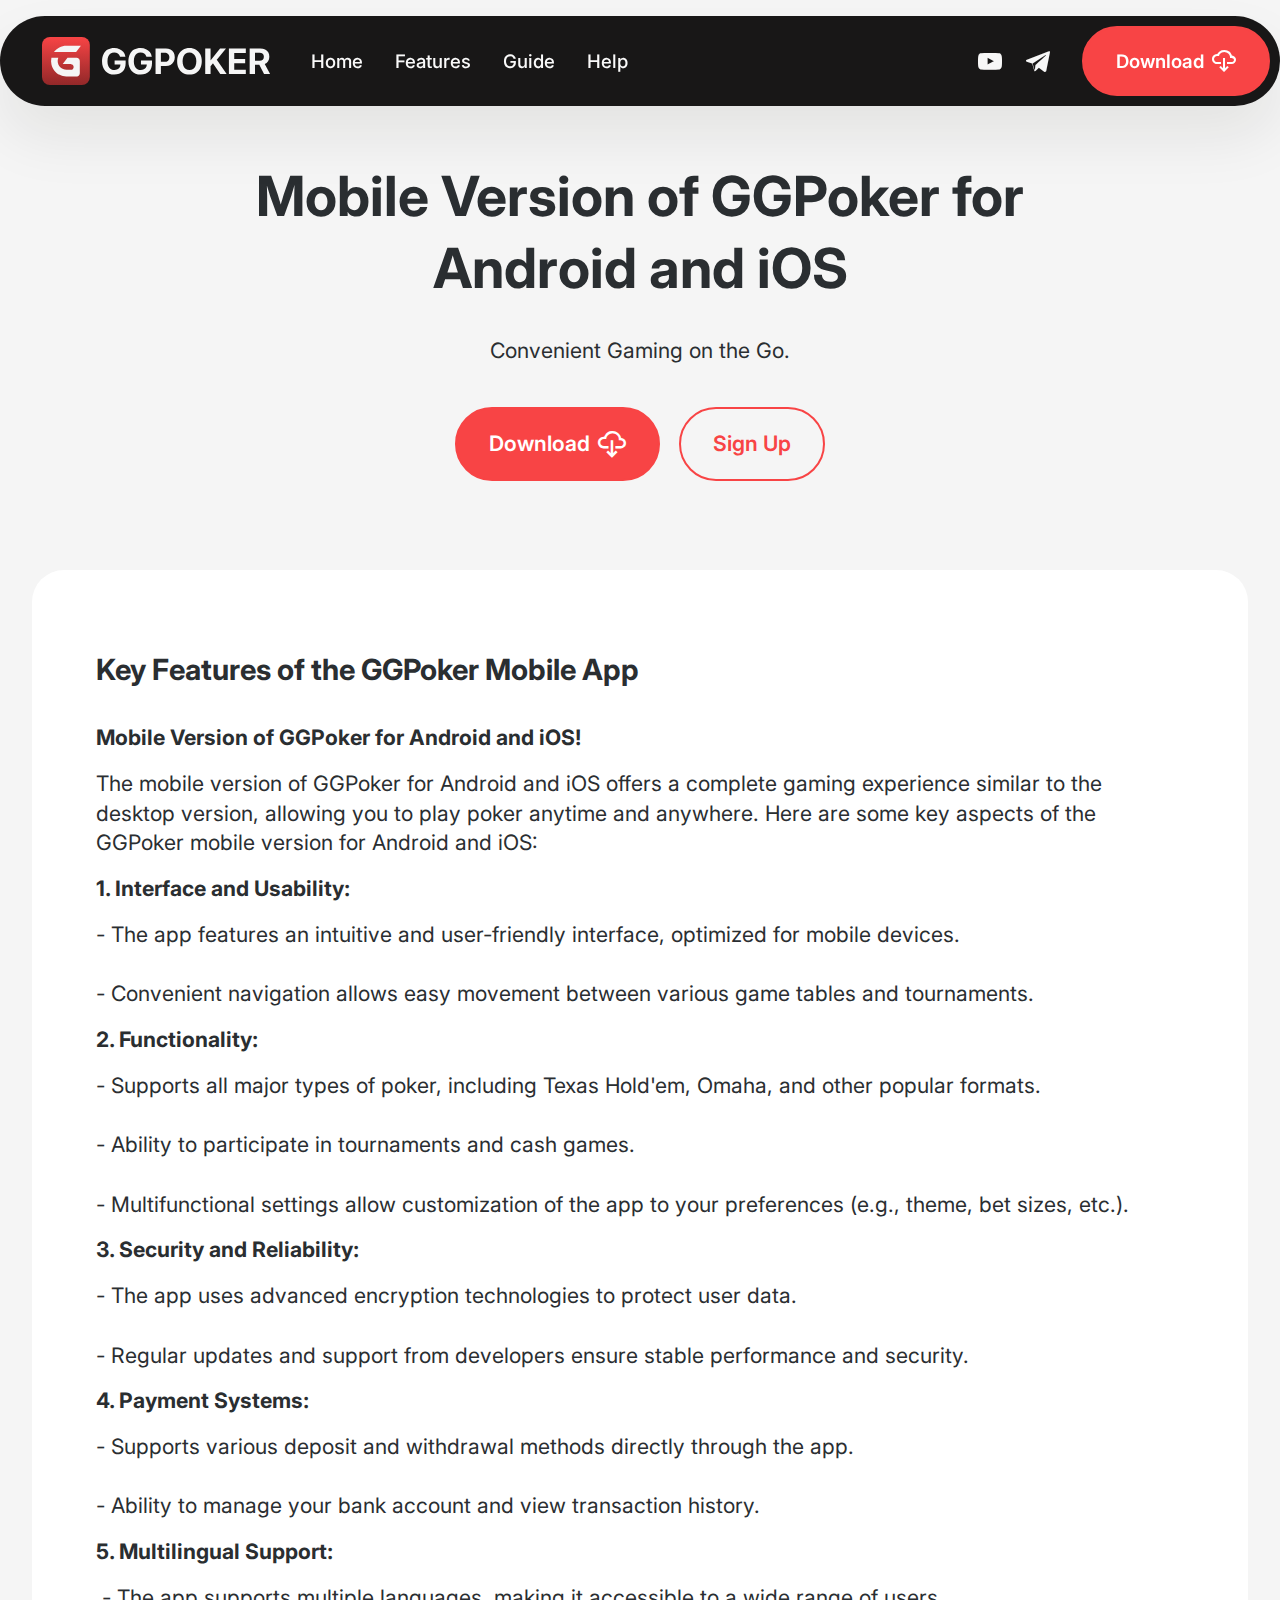
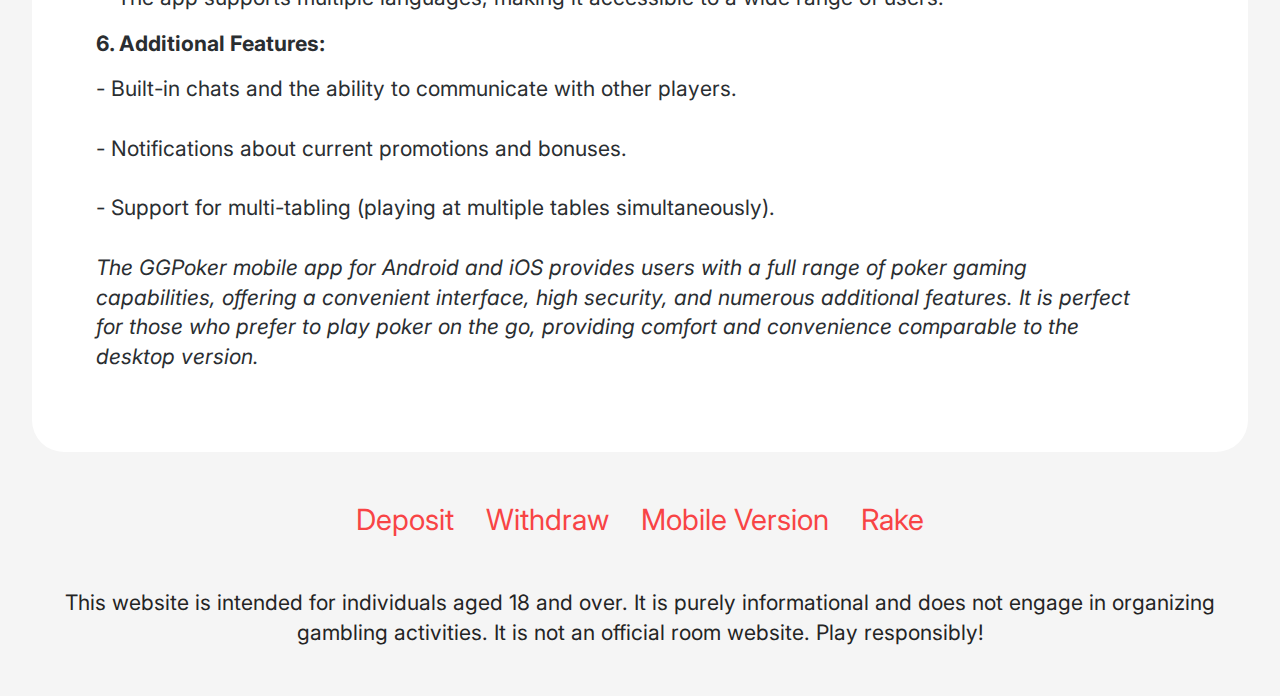
<file: mobile-app.html>
<!DOCTYPE html>
<html  >
<head>

  <!-- Google tag (gtag.js) -->
<script async src="https://www.googletagmanager.com/gtag/js?id=G-5J4HZT2TEL"></script>
<script>
  window.dataLayer = window.dataLayer || [];
  function gtag(){dataLayer.push(arguments);}
  gtag('js', new Date());

  gtag('config', 'G-5J4HZT2TEL');
</script>
  
  <meta charset="UTF-8">
  <meta http-equiv="X-UA-Compatible" content="IE=edge">
  <meta name="generator" content="Mobirise v5.9.18, mobirise.com">
  <meta name="twitter:card" content="summary_large_image"/>
  <meta name="twitter:image:src" content="assets/images/mobile-app-meta.png">
  <meta property="og:image" content="assets/images/mobile-app-meta.png">
  <meta name="twitter:title" content="GGPOKER – Mobile Version for Android and iOS">
  <meta name="viewport" content="width=device-width, initial-scale=1, minimum-scale=1">
  <link rel="shortcut icon" href="assets/images/ggpoker-favicon-32-32.png" type="image/x-icon">
  <meta name="description" content="Play Poker on the Go with the GGPoker Mobile App for Android and iOS. Convenient Interface, Secure Transactions, and Access to All Games and Tournaments.">
  
  
  <title>GGPOKER – Mobile Version for Android and iOS</title>
  <link rel="stylesheet" href="assets/web/assets/mobirise-icons2/mobirise2.css">
  <link rel="stylesheet" href="assets/bootstrap/css/bootstrap.min.css">
  <link rel="stylesheet" href="assets/bootstrap/css/bootstrap-grid.min.css">
  <link rel="stylesheet" href="assets/bootstrap/css/bootstrap-reboot.min.css">
  <link rel="stylesheet" href="assets/dropdown/css/style.css">
  <link rel="stylesheet" href="assets/socicon/css/styles.css">
  <link rel="stylesheet" href="assets/theme/css/style.css">
  <link rel="preload" href="https://fonts.googleapis.com/css?family=Inter:100,200,300,400,500,600,700,800,900&display=swap" as="style" onload="this.onload=null;this.rel='stylesheet'">
  <noscript><link rel="stylesheet" href="https://fonts.googleapis.com/css?family=Inter:100,200,300,400,500,600,700,800,900&display=swap"></noscript>
  <link rel="preload" as="style" href="assets/mobirise/css/mbr-additional.css?v=TXIYZU"><link rel="stylesheet" href="assets/mobirise/css/mbr-additional.css?v=TXIYZU" type="text/css">

  <!-- Yandex.Metrika counter -->
<script type="text/javascript" >
  (function(m,e,t,r,i,k,a){m[i]=m[i]||function(){(m[i].a=m[i].a||[]).push(arguments)};
  m[i].l=1*new Date();
  for (var j = 0; j < document.scripts.length; j++) {if (document.scripts[j].src === r) { return; }}
  k=e.createElement(t),a=e.getElementsByTagName(t)[0],k.async=1,k.src=r,a.parentNode.insertBefore(k,a)})
  (window, document, "script", "https://mc.yandex.ru/metrika/tag.js", "ym");

  ym(97150127, "init", {
       clickmap:true,
       trackLinks:true,
       accurateTrackBounce:true,
       webvisor:true
  });
</script>
<noscript><div><img src="https://mc.yandex.ru/watch/97150127" style="position:absolute; left:-9999px;" alt="" /></div></noscript>
<!-- /Yandex.Metrika counter -->
  
  
</head>
<body>
  
  <section data-bs-version="5.1" class="menu menu1 cid-uegdL2jtJT" once="menu" id="menu01-26">
	

	<nav class="navbar navbar-dropdown navbar-fixed-top navbar-expand-lg">
		<div class="container">
			<div class="navbar-brand">
				<span class="navbar-logo">
					<a href="/">
						<img src="assets/images/ggpoker-logo-site.svg" alt="GGPoker Online Poker Room Logo" style="height: 3rem;">
					</a>
				</span>
				
			</div>
			<button class="navbar-toggler" type="button" data-toggle="collapse" data-bs-toggle="collapse" data-target="#navbarSupportedContent" data-bs-target="#navbarSupportedContent" aria-controls="navbarNavAltMarkup" aria-expanded="false" aria-label="Toggle navigation">
				<div class="hamburger">
					<span></span>
					<span></span>
					<span></span>
					<span></span>
				</div>
			</button>
			<div class="collapse navbar-collapse" id="navbarSupportedContent">
				<ul class="navbar-nav nav-dropdown" data-app-modern-menu="true"><li class="nav-item">
						<a class="nav-link link text-white text-primary display-4" href="/">Home</a>
					</li>
					<li class="nav-item">
						<a class="nav-link link text-white text-primary display-4" href="/overview" aria-expanded="false">Features</a>
					</li>
					<li class="nav-item">
						<a class="nav-link link text-white text-primary display-4" href="/install">Guide</a>
					</li><li class="nav-item"><a class="nav-link link text-white text-primary display-4" href="https://play.tryggp.com/" target="_blank">Help</a></li></ul>
				<div class="icons-menu">
					<a class="iconfont-wrapper" href="https://www.youtube.com/@tryggpoker" target="_blank">
						<span class="p-2 mbr-iconfont socicon-youtube socicon" style="color: rgb(247, 247, 247); fill: rgb(247, 247, 247);"></span>
					</a>
					<a class="iconfont-wrapper" href="https://t.me/tryggpokerchat" target="_blank">
						<span class="p-2 mbr-iconfont socicon-telegram socicon" style="color: rgb(247, 247, 247); fill: rgb(247, 247, 247);"></span>
					</a>
					
					
				</div>
				<div class="navbar-buttons mbr-section-btn"><a class="btn btn-primary display-4" href="https://click.ggpartners.com/?serial=3204&creative_id=69&anid=" target="_blank"><span class="mobi-mbri mobi-mbri-download-2 mbr-iconfont mbr-iconfont-btn"></span>Download</a></div>
			</div>
		</div>
	</nav>
</section>

<section data-bs-version="5.1" class="header13 cid-uegdL3t7H1" id="header13-27">
  

  
  

  <div class="align-center container">
    <div class="row justify-content-center">
      <div class="col-md-12 mb-5 content-head">
        <h1 class="mbr-section-title mbr-fonts-style display-2"><strong>Mobile Version of GGPoker for Android and iOS</strong></h1>
        <p class="mbr-text mbr-fonts-style mt-4 display-7">Convenient Gaming on the Go.</p>
        <div class="mbr-section-btn mt-4"><a class="btn btn-primary display-7" href="https://click.ggpartners.com/?serial=3204&creative_id=69&anid=" target="_blank"><span class="mobi-mbri mobi-mbri-download-2 mbr-iconfont mbr-iconfont-btn"></span>Download</a> <a class="btn btn-primary-outline display-7" href="https://click.ggpartners.com/?serial=3204&creative_id=69&anid=" target="_blank">Sign Up</a></div>
      </div>
    </div>

    <div class="row justify-content-center">
      
    </div>
  </div>
</section>

<section data-bs-version="5.1" class="article07 cid-uegdL3TqM1" id="article07-28">
  

  
  
  <div class="container">
    <div class="row justify-content-center">
      <div class="card col-md-12 col-lg-12">
        <div class="card-wrapper">
          <h3 class="card-title mbr-fonts-style mbr-white mt-3 mb-4 display-5"><strong>Key Features of the GGPoker Mobile App</strong></h3>
          <div class="row card-box align-left">
            <div class="item features-without-image col-12">
              <div class="item-wrapper">
                <h4 class="mbr-section-subtitle mbr-fonts-style mb-3 display-7"><strong>Mobile Version of GGPoker for Android and iOS!</strong></h4>
                <p class="mbr-text mbr-fonts-style display-7">The mobile version of GGPoker for Android and iOS offers a complete gaming experience similar to the desktop version, allowing you to play poker anytime and anywhere. Here are some key aspects of the GGPoker mobile version for Android and iOS:</p>
              </div>
            </div><div class="item features-without-image col-12">
              <div class="item-wrapper">
                <h4 class="mbr-section-subtitle mbr-fonts-style mb-3 display-7"><strong>1. Interface and Usability:</strong></h4>
                <p class="mbr-text mbr-fonts-style display-7">-&nbsp;The app features an intuitive and user-friendly interface, optimized for mobile devices.<br><br>-&nbsp;Convenient navigation allows easy movement between various game tables and tournaments.</p>
              </div>
            </div><div class="item features-without-image col-12">
              <div class="item-wrapper">
                <h4 class="mbr-section-subtitle mbr-fonts-style mb-3 display-7"><strong>2. Functionality:</strong></h4>
                <p class="mbr-text mbr-fonts-style display-7">-&nbsp;Supports all major types of poker, including Texas Hold'em, Omaha, and other popular formats.<br><br>- Ability to participate in tournaments and cash games.<br><br>-&nbsp;Multifunctional settings allow customization of the app to your preferences (e.g., theme, bet sizes, etc.).</p>
              </div>
            </div><div class="item features-without-image col-12">
              <div class="item-wrapper">
                <h4 class="mbr-section-subtitle mbr-fonts-style mb-3 display-7"><strong>3. Security and Reliability:</strong></h4>
                <p class="mbr-text mbr-fonts-style display-7">-&nbsp;The app uses advanced encryption technologies to protect user data.<br><br>-&nbsp;Regular updates and support from developers ensure stable performance and security.</p>
              </div>
            </div><div class="item features-without-image col-12">
              <div class="item-wrapper">
                <h4 class="mbr-section-subtitle mbr-fonts-style mb-3 display-7"><strong>4. Payment Systems:</strong></h4>
                <p class="mbr-text mbr-fonts-style display-7">-&nbsp;Supports various deposit and withdrawal methods directly through the app.<br><br>-&nbsp;Ability to manage your bank account and view transaction history.</p>
              </div>
            </div><div class="item features-without-image col-12">
              <div class="item-wrapper">
                <h4 class="mbr-section-subtitle mbr-fonts-style mb-3 display-7"><strong>5. Multilingual Support:</strong></h4>
                <p class="mbr-text mbr-fonts-style display-7">&nbsp;- The app supports multiple languages, making it accessible to a wide range of users.<br></p>
              </div>
            </div><div class="item features-without-image col-12">
              <div class="item-wrapper">
                <h4 class="mbr-section-subtitle mbr-fonts-style mb-3 display-7"><strong>6. Additional Features:</strong></h4>
                <p class="mbr-text mbr-fonts-style display-7">- Built-in chats and the ability to communicate with other players.<br><br>-&nbsp;Notifications about current promotions and bonuses.<br><br>-&nbsp;Support for multi-tabling (playing at multiple tables simultaneously).<br><br><em>The GGPoker mobile app for Android and iOS provides users with a full range of poker gaming capabilities, offering a convenient interface, high security, and numerous additional features. It is perfect for those who prefer to play poker on the go, providing comfort and convenience comparable to the desktop version.</em><br></p>
              </div>
            </div>
            
            
            
          </div>
          
        </div>
      </div>
    </div>
  </div>
</section>

<section data-bs-version="5.1" class="footer3 cid-uegdL4uwPz" once="footers" id="footer03-29">

        

    

    <div class="container">
        <div class="row">
            <div class="row-links">
                <ul class="header-menu">
                  
                  
                  
                  
                <li class="header-menu-item mbr-fonts-style display-5"><a href="/deposits" class="text-primary">Deposit</a></li><li class="header-menu-item mbr-fonts-style display-5"><a href="/withdraw" class="text-primary">Withdraw</a></li><li class="header-menu-item mbr-fonts-style display-5"><a href="/mobile-app" class="text-primary">Mobile Version</a></li><li class="header-menu-item mbr-fonts-style display-5"><a href="/rake" class="text-primary">Rake</a></li></ul>
              </div>

            
            <div class="col-12 mt-4">
                <p class="mbr-fonts-style copyright display-7">This website is intended for individuals aged 18 and over. It is purely informational and does not engage in organizing gambling activities. It is not an official room website. Play responsibly!</p>
            </div>
        </div>
    </div>
</section><section class="display-7" style="padding: 0;align-items: center;justify-content: center;flex-wrap: wrap;    align-content: center;display: flex;position: relative;height: 0rem;"><a href="https://mobiri.se/1725391" style="flex: 1 1;height: 0rem;position: absolute;width: 100%;z-index: 1;"><img alt="" style="height: 0rem;" src="[data-uri]"></a><p hidden style="margin: 0;text-align: center;" class="display-7">&#8204;</p><a hidden style="z-index:1" href="https://mobirise.com/builder/ai-website-generator">AI Website Generator</a></section><script src="assets/bootstrap/js/bootstrap.bundle.min.js"></script>  <script src="assets/smoothscroll/smooth-scroll.js"></script>  <script src="assets/ytplayer/index.js"></script>  <script src="assets/dropdown/js/navbar-dropdown.js"></script>  <script src="assets/theme/js/script.js"></script>  
  
  
 <div id="scrollToTop" class="scrollToTop mbr-arrow-up"><a style="text-align: center;"><i class="mbr-arrow-up-icon mbr-arrow-up-icon-cm cm-icon cm-icon-smallarrow-up"></i></a></div>

 <script async type="text/javascript" src="https://static.klaviyo.com/onsite/js/klaviyo.js?company_id=U5MPsu"></script>

  </body>
</html>
</file>
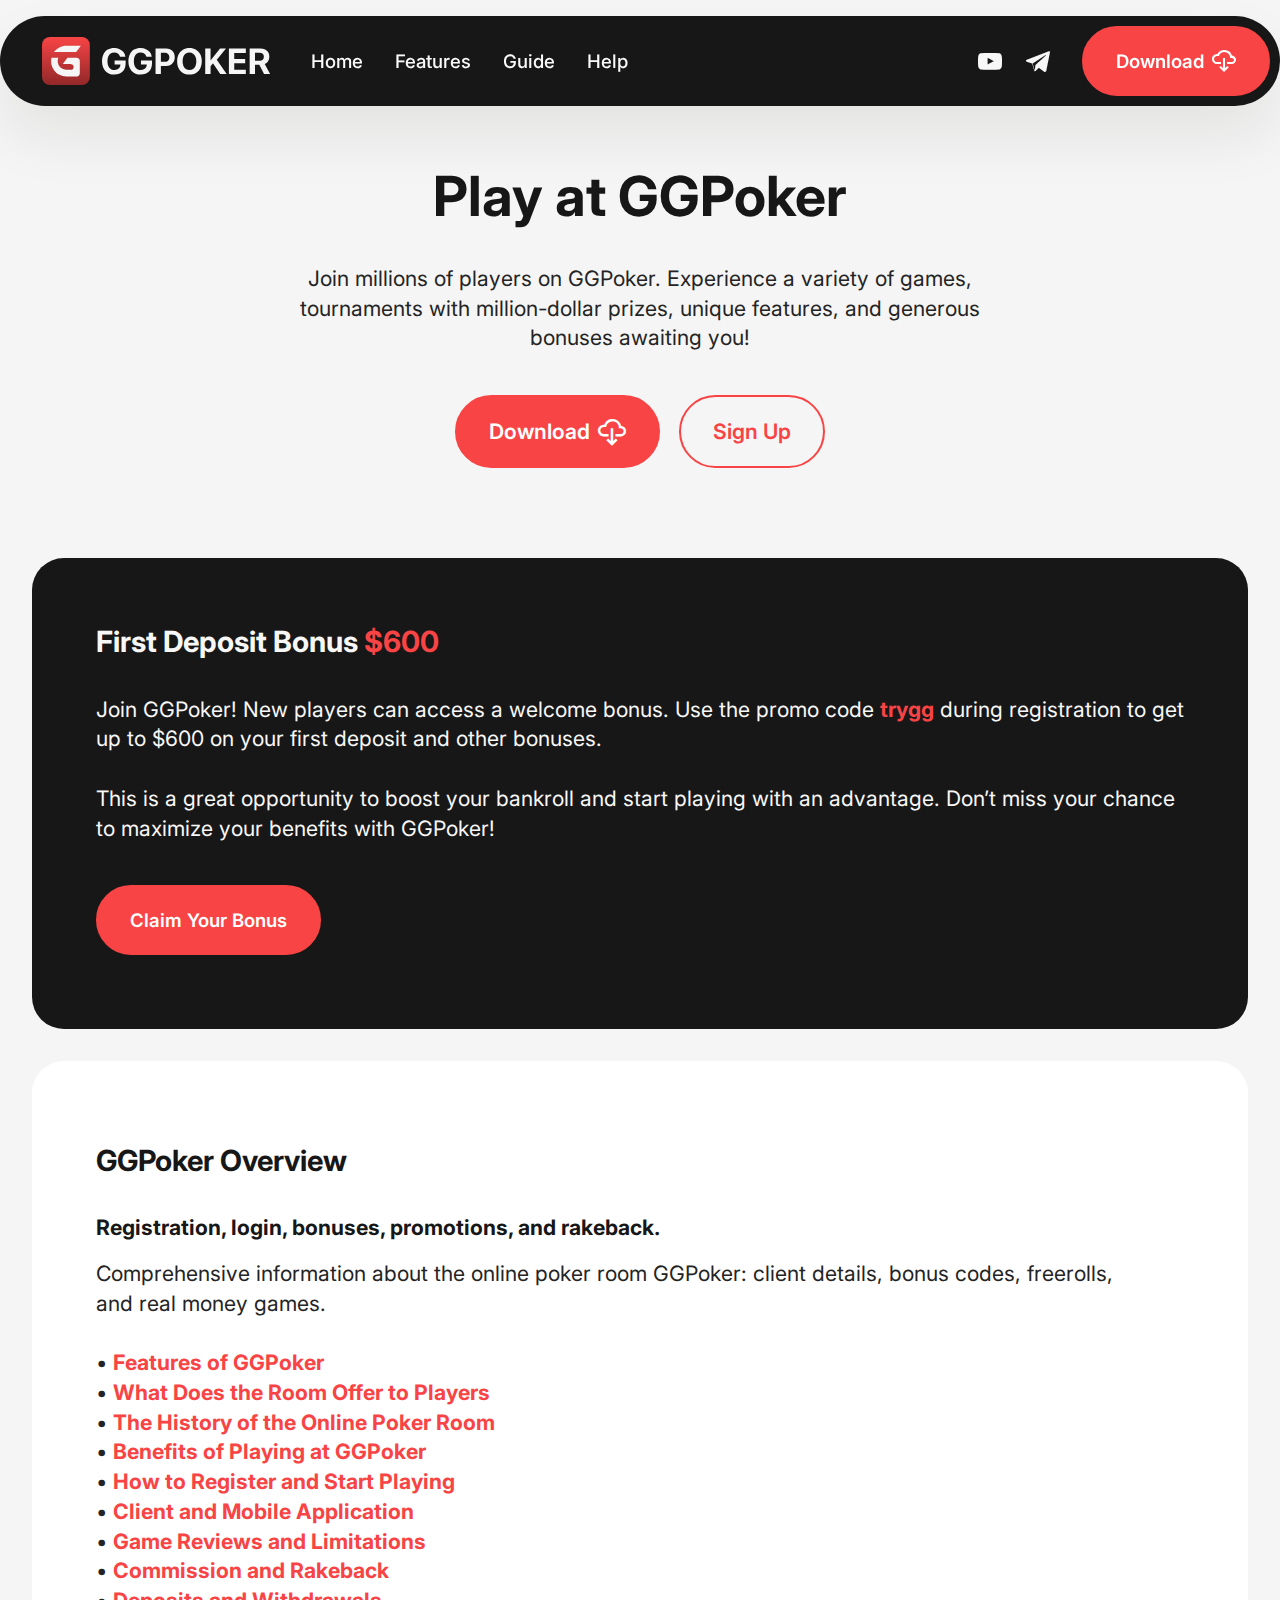
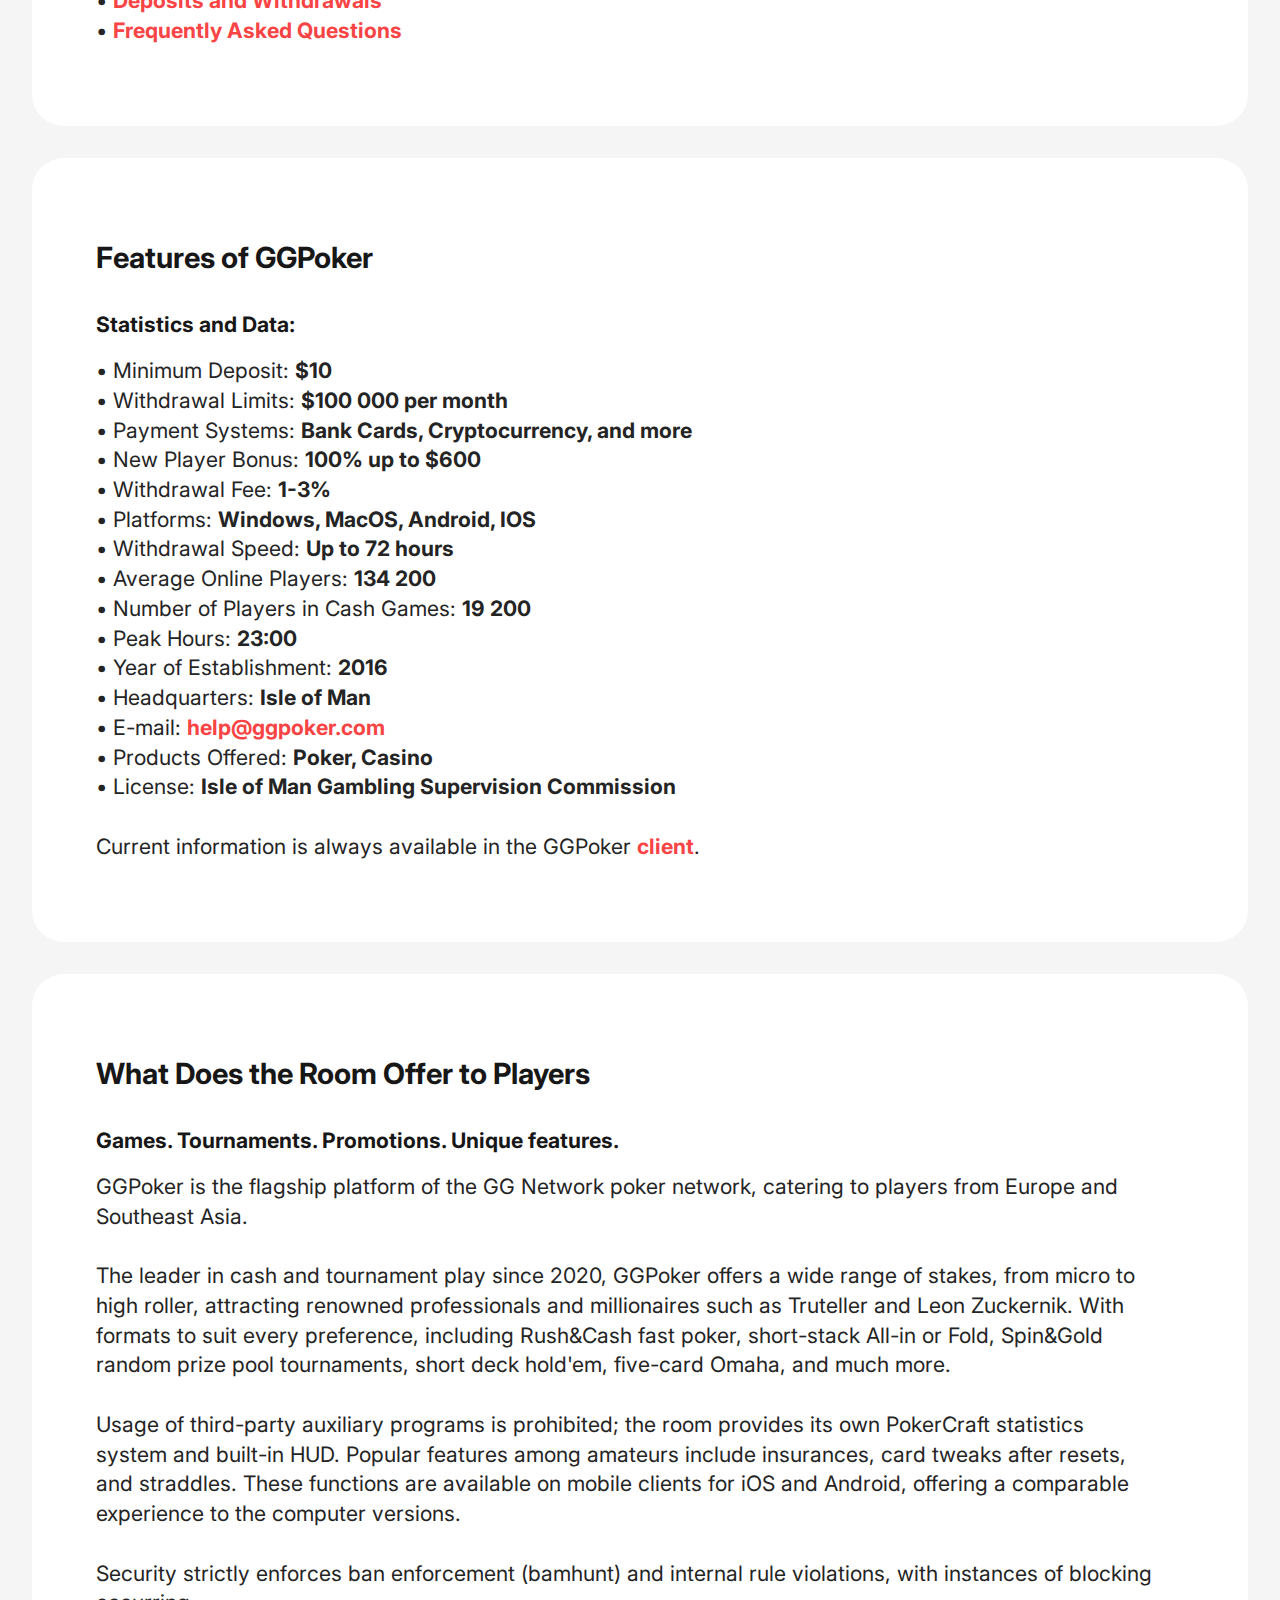
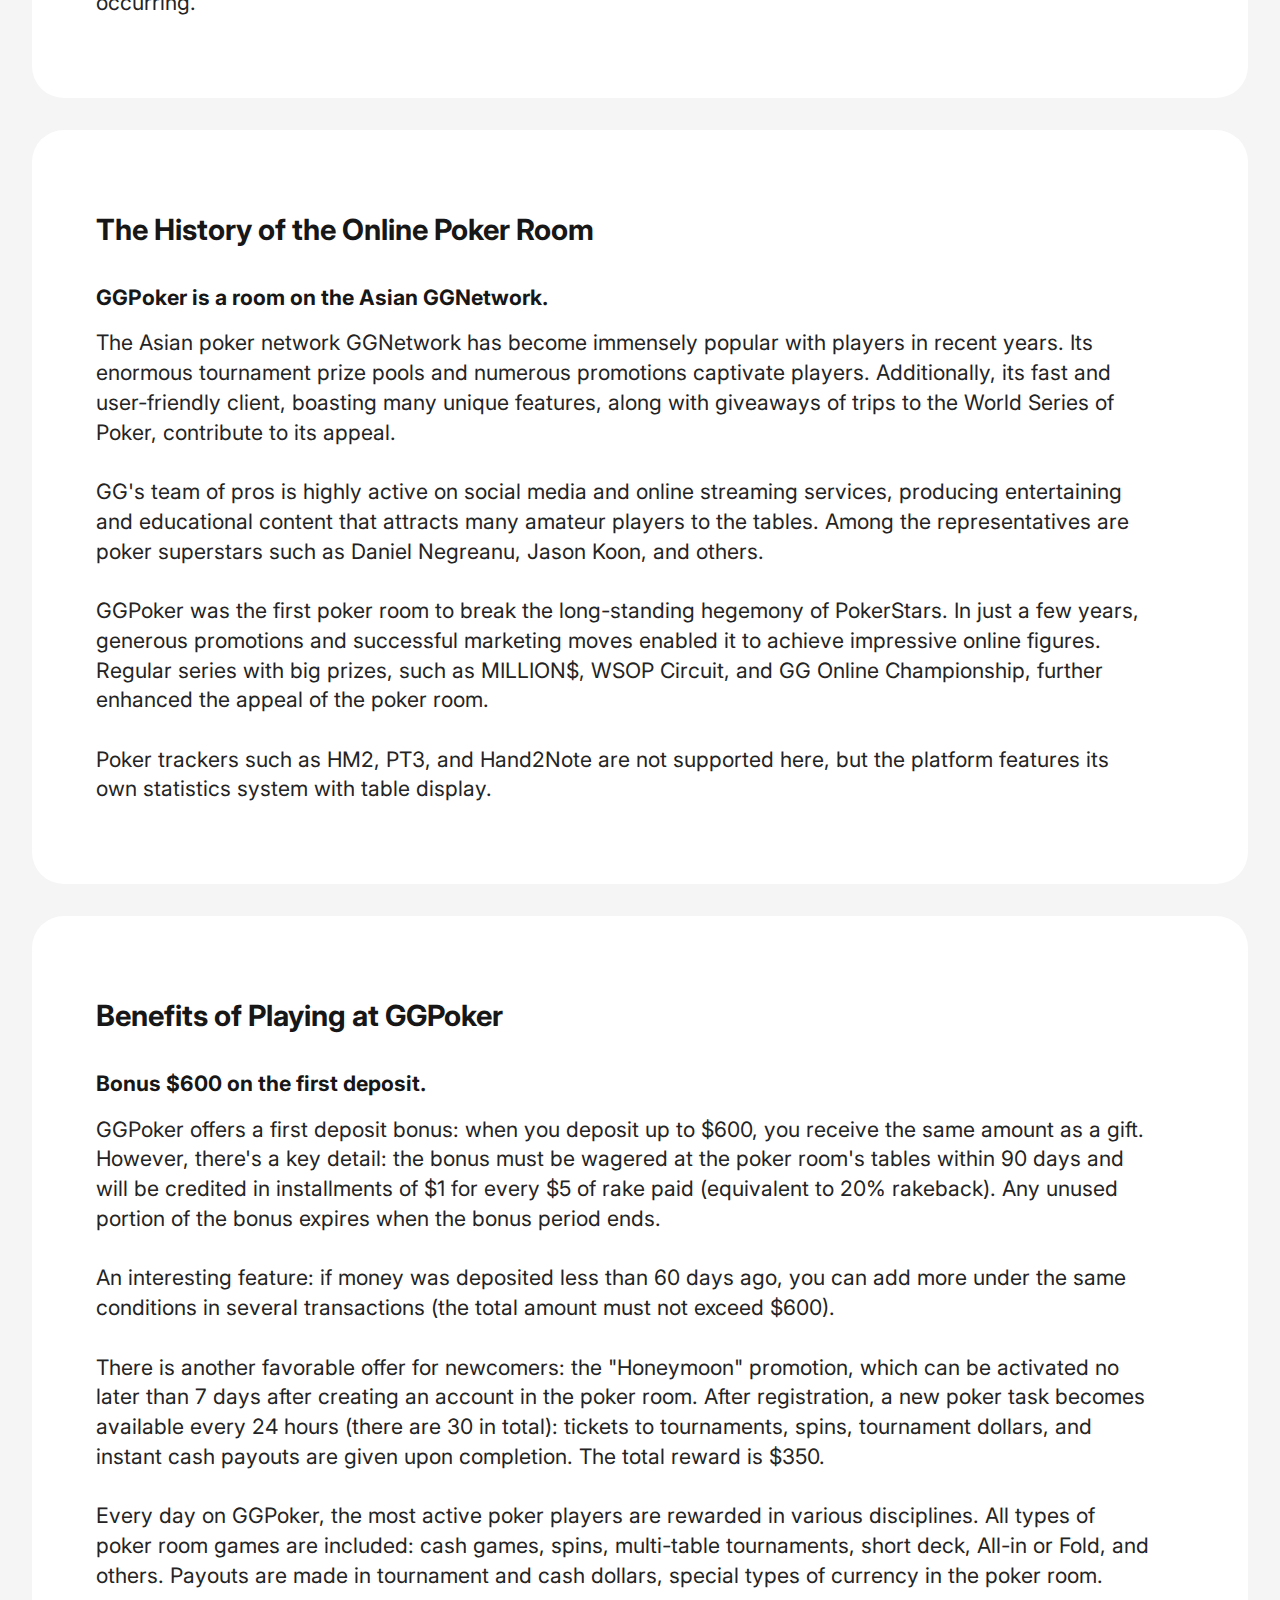
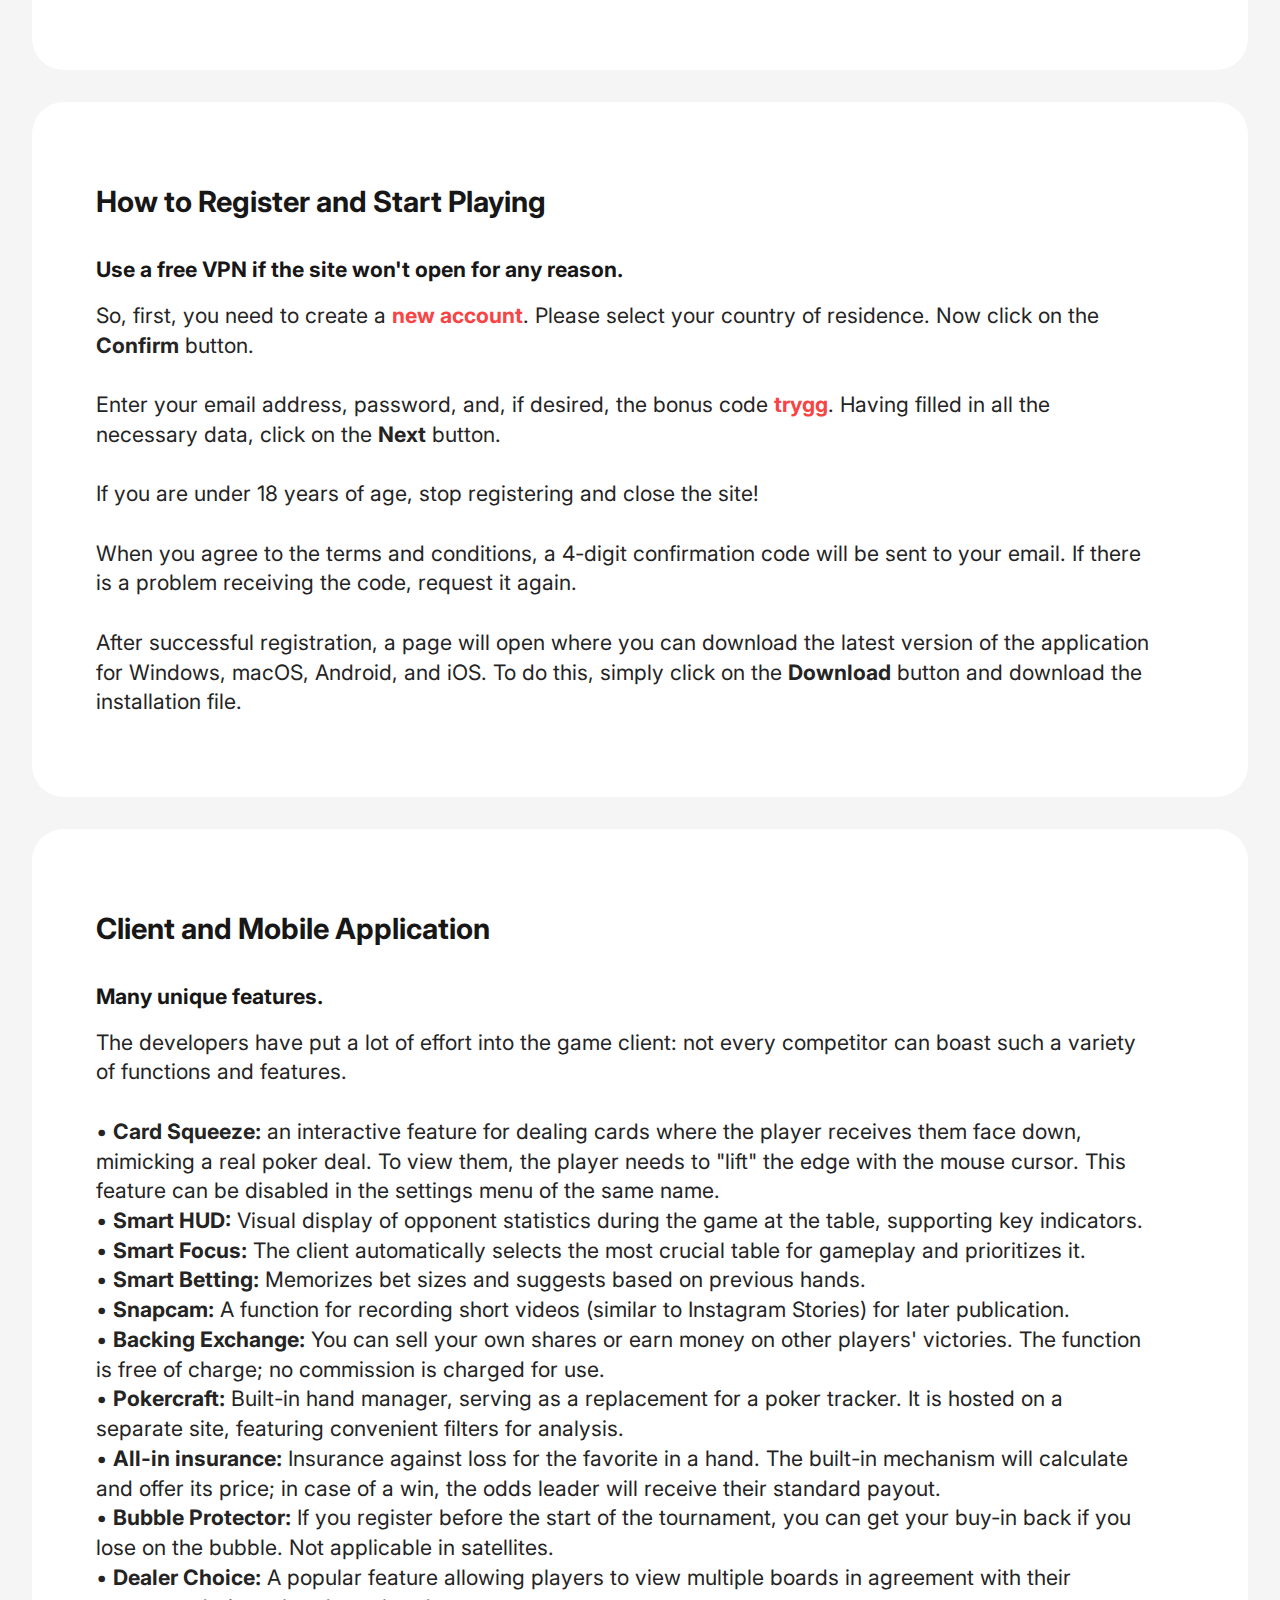
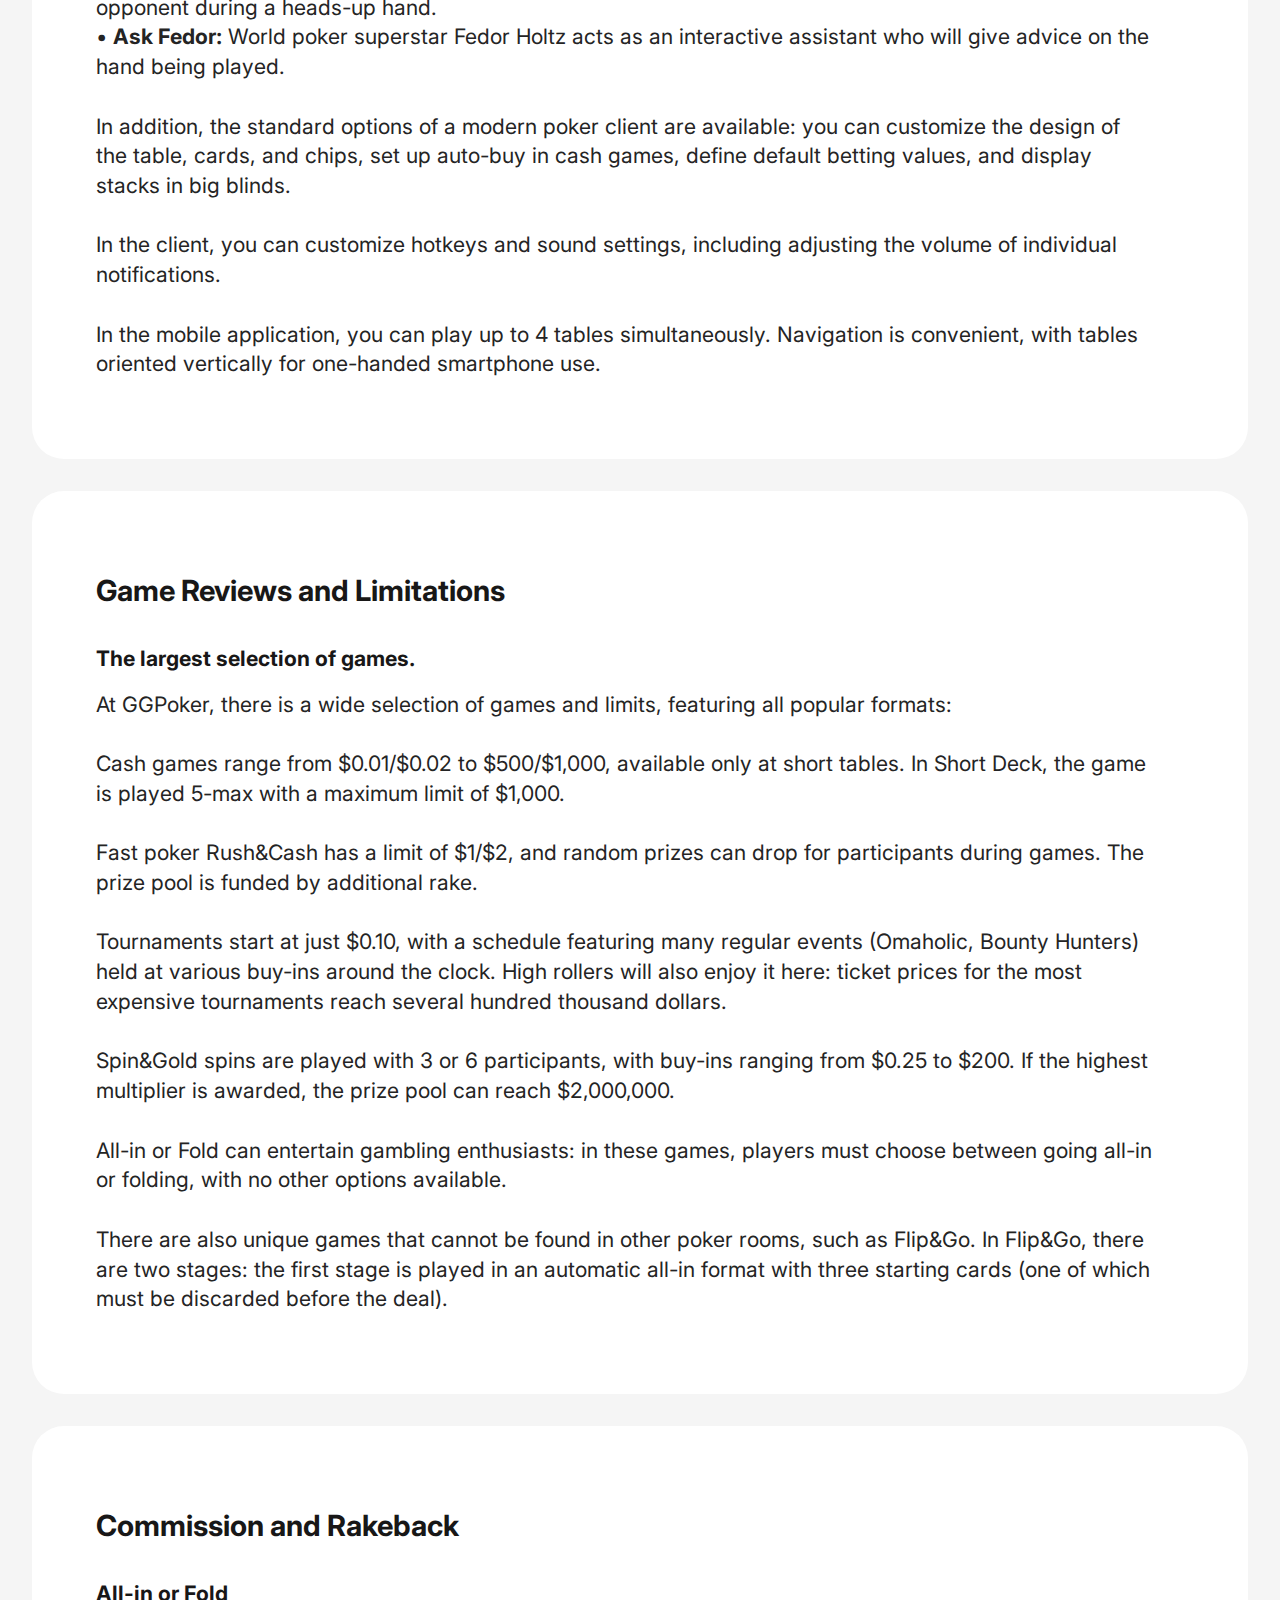
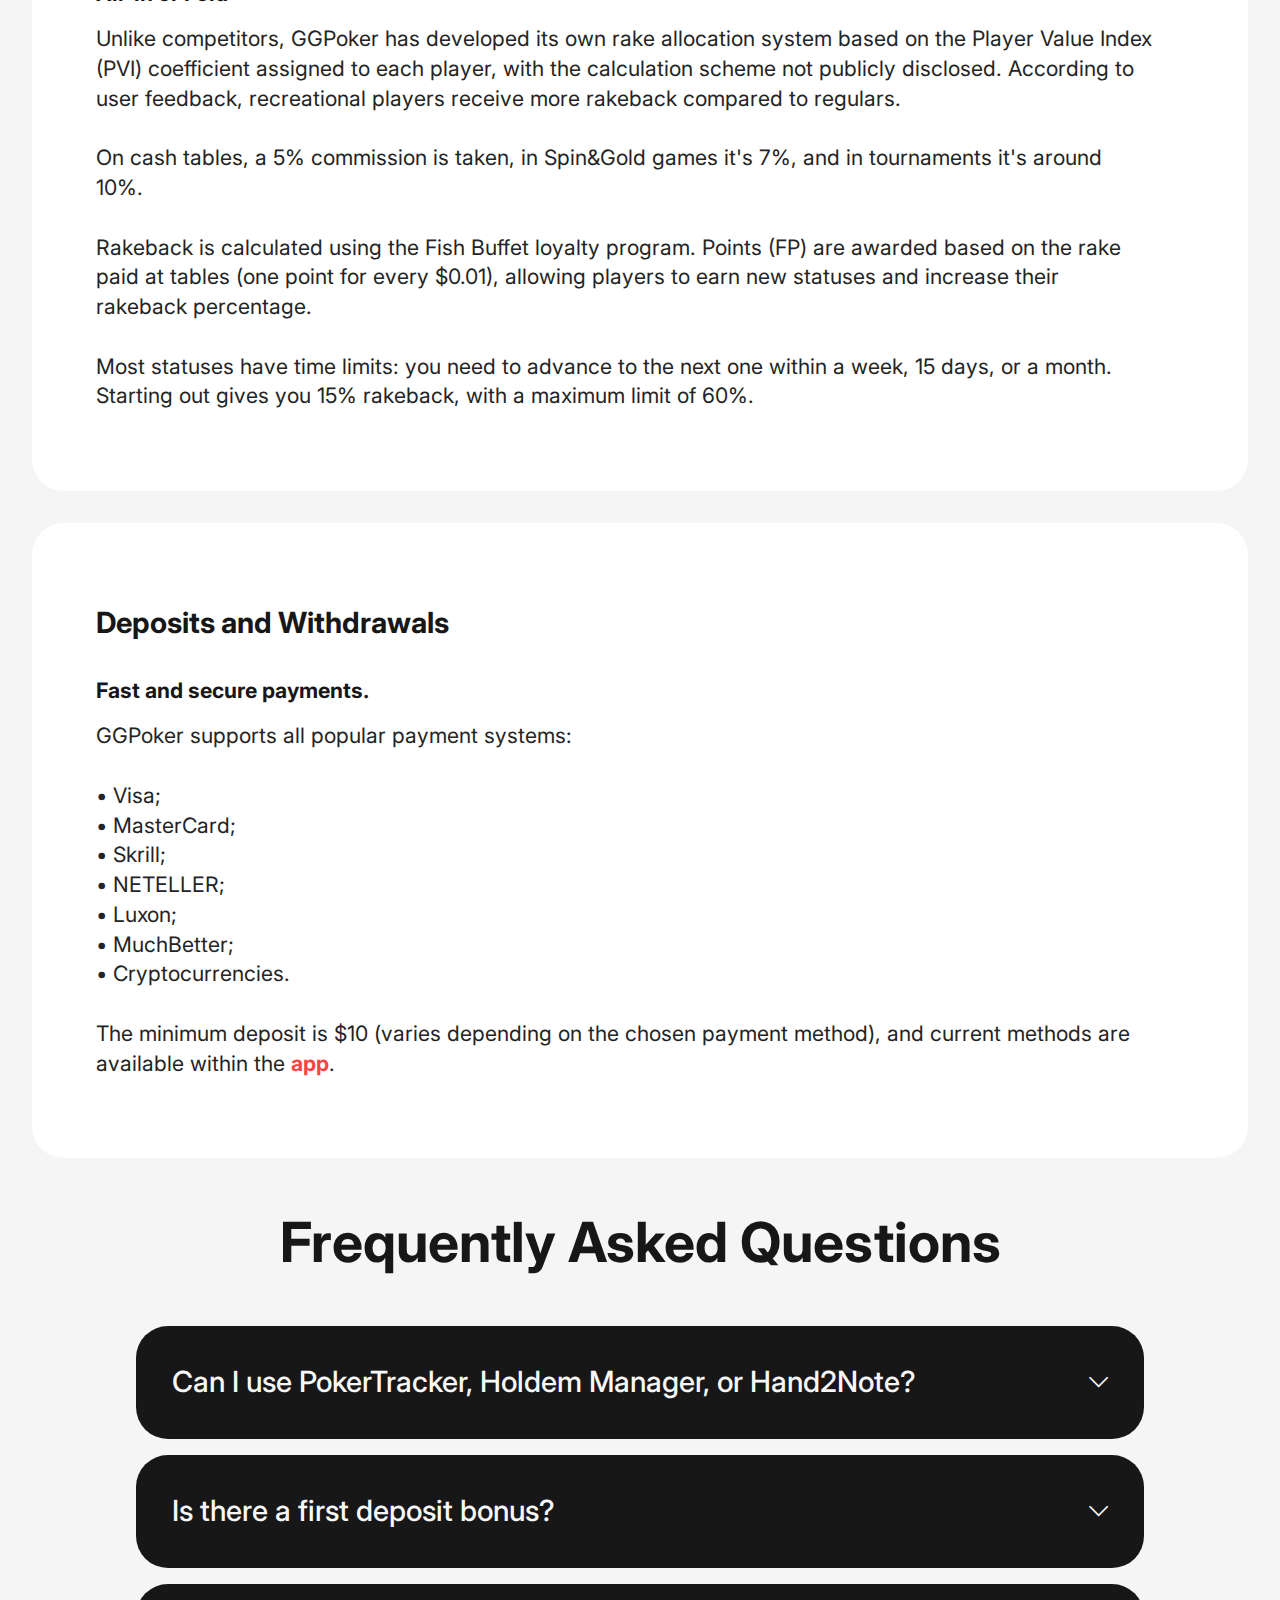
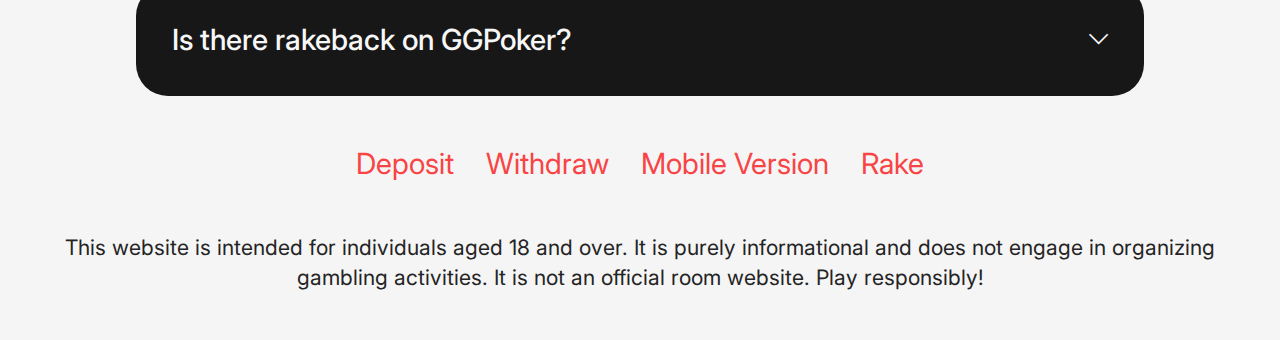
<file: overview.html>
<!DOCTYPE html>
<html  >
<head>

  <!-- Google tag (gtag.js) -->
<script async src="https://www.googletagmanager.com/gtag/js?id=G-5J4HZT2TEL"></script>
<script>
  window.dataLayer = window.dataLayer || [];
  function gtag(){dataLayer.push(arguments);}
  gtag('js', new Date());

  gtag('config', 'G-5J4HZT2TEL');
</script>
  
  <meta charset="UTF-8">
  <meta http-equiv="X-UA-Compatible" content="IE=edge">
  <meta name="generator" content="Mobirise v5.9.18, mobirise.com">
  <meta name="twitter:card" content="summary_large_image"/>
  <meta name="twitter:image:src" content="assets/images/overview-meta.png">
  <meta property="og:image" content="assets/images/overview-meta.png">
  <meta name="twitter:title" content="GGPOKER – Poker Room Review: Bonuses, Games, and Features">
  <meta name="viewport" content="width=device-width, initial-scale=1, minimum-scale=1">
  <link rel="shortcut icon" href="assets/images/ggpoker-favicon-32-32.png" type="image/x-icon">
  <meta name="description" content="Discover the World of Online Poker with GGPoker: Games, Bonuses up to $600 for New Players, and Free Registration. Download the App and Start Playing Today!">
  
  
  <title>GGPOKER – Poker Room Review: Bonuses, Games, and Features</title>
  <link rel="stylesheet" href="assets/web/assets/mobirise-icons2/mobirise2.css">
  <link rel="stylesheet" href="assets/bootstrap/css/bootstrap.min.css">
  <link rel="stylesheet" href="assets/bootstrap/css/bootstrap-grid.min.css">
  <link rel="stylesheet" href="assets/bootstrap/css/bootstrap-reboot.min.css">
  <link rel="stylesheet" href="assets/dropdown/css/style.css">
  <link rel="stylesheet" href="assets/socicon/css/styles.css">
  <link rel="stylesheet" href="assets/theme/css/style.css">
  <link rel="preload" href="https://fonts.googleapis.com/css?family=Inter:100,200,300,400,500,600,700,800,900&display=swap" as="style" onload="this.onload=null;this.rel='stylesheet'">
  <noscript><link rel="stylesheet" href="https://fonts.googleapis.com/css?family=Inter:100,200,300,400,500,600,700,800,900&display=swap"></noscript>
  <link rel="preload" as="style" href="assets/mobirise/css/mbr-additional.css?v=YJtgxc"><link rel="stylesheet" href="assets/mobirise/css/mbr-additional.css?v=YJtgxc" type="text/css">

  <!-- Yandex.Metrika counter -->
<script type="text/javascript" >
  (function(m,e,t,r,i,k,a){m[i]=m[i]||function(){(m[i].a=m[i].a||[]).push(arguments)};
  m[i].l=1*new Date();
  for (var j = 0; j < document.scripts.length; j++) {if (document.scripts[j].src === r) { return; }}
  k=e.createElement(t),a=e.getElementsByTagName(t)[0],k.async=1,k.src=r,a.parentNode.insertBefore(k,a)})
  (window, document, "script", "https://mc.yandex.ru/metrika/tag.js", "ym");

  ym(97150127, "init", {
       clickmap:true,
       trackLinks:true,
       accurateTrackBounce:true,
       webvisor:true
  });
</script>
<noscript><div><img src="https://mc.yandex.ru/watch/97150127" style="position:absolute; left:-9999px;" alt="" /></div></noscript>
<!-- /Yandex.Metrika counter -->
  
  
</head>
<body>
  
  <section data-bs-version="5.1" class="menu menu1 cid-ueb8J1BZCz" once="menu" id="menu01-s">
	

	<nav class="navbar navbar-dropdown navbar-fixed-top navbar-expand-lg">
		<div class="container">
			<div class="navbar-brand">
				<span class="navbar-logo">
					<a href="/">
						<img src="assets/images/ggpoker-logo-site.svg" alt="GGPoker Online Poker Room Logo" style="height: 3rem;">
					</a>
				</span>
				
			</div>
			<button class="navbar-toggler" type="button" data-toggle="collapse" data-bs-toggle="collapse" data-target="#navbarSupportedContent" data-bs-target="#navbarSupportedContent" aria-controls="navbarNavAltMarkup" aria-expanded="false" aria-label="Toggle navigation">
				<div class="hamburger">
					<span></span>
					<span></span>
					<span></span>
					<span></span>
				</div>
			</button>
			<div class="collapse navbar-collapse" id="navbarSupportedContent">
				<ul class="navbar-nav nav-dropdown" data-app-modern-menu="true"><li class="nav-item">
						<a class="nav-link link text-white text-primary display-4" href="/">Home</a>
					</li>
					<li class="nav-item">
						<a class="nav-link link text-white text-primary display-4" href="/overview" aria-expanded="false">Features</a>
					</li>
					<li class="nav-item">
						<a class="nav-link link text-white text-primary display-4" href="/install">Guide</a>
					</li><li class="nav-item"><a class="nav-link link text-white text-primary display-4" href="https://play.tryggp.com/" target="_blank">Help</a></li></ul>
				<div class="icons-menu">
					<a class="iconfont-wrapper" href="https://www.youtube.com/@tryggpoker" target="_blank">
						<span class="p-2 mbr-iconfont socicon-youtube socicon" style="color: rgb(247, 247, 247); fill: rgb(247, 247, 247);"></span>
					</a>
					<a class="iconfont-wrapper" href="https://t.me/tryggpokerchat" target="_blank">
						<span class="p-2 mbr-iconfont socicon-telegram socicon" style="color: rgb(247, 247, 247); fill: rgb(247, 247, 247);"></span>
					</a>
					
					
				</div>
				<div class="navbar-buttons mbr-section-btn"><a class="btn btn-primary display-4" href="https://click.ggpartners.com/?serial=3204&creative_id=69&anid=" target="_blank"><span class="mobi-mbri mobi-mbri-download-2 mbr-iconfont mbr-iconfont-btn"></span>Download</a></div>
			</div>
		</div>
	</nav>
</section>

<section data-bs-version="5.1" class="header13 cid-ueb8J2IIDt" id="header13-t">
  

  
  

  <div class="align-center container">
    <div class="row justify-content-center">
      <div class="col-md-12 mb-5 content-head">
        <h1 class="mbr-section-title mbr-fonts-style display-2"><strong>Play at GGPoker</strong></h1>
        <p class="mbr-text mbr-fonts-style mt-4 display-7">Join millions of players on GGPoker. Experience a variety of games, tournaments with million-dollar prizes, unique features, and generous bonuses awaiting you!</p>
        <div class="mbr-section-btn mt-4"><a class="btn btn-primary display-7" href="https://click.ggpartners.com/?serial=3204&creative_id=69&anid=" target="_blank"><span class="mobi-mbri mobi-mbri-download-2 mbr-iconfont mbr-iconfont-btn"></span>Download</a> <a class="btn btn-primary-outline display-7" href="https://click.ggpartners.com/?serial=3204&creative_id=69&anid=" target="_blank">Sign Up</a></div>
      </div>
    </div>

    <div class="row justify-content-center">
      
    </div>
  </div>
</section>

<section data-bs-version="5.1" class="article13 cid-ueb8J3aJxm" id="article13-u">
    
    
    
    <div class="container">
        <div class="row justify-content-center">
            <div class="card col-md-12 col-lg-12">
                <div class="card-wrapper">
                    <div class="card-box align-left">
                        <h4 class="card-title mbr-fonts-style display-5"><strong>First Deposit Bonus <a href="https://click.ggpartners.com/?serial=3204&creative_id=69&anid=" class="text-primary" target="_blank"><b>$600</b></a></strong></h4>
                        <p class="mbr-text mbr-fonts-style mt-4 display-7">Join GGPoker! New players can access a welcome bonus. Use the promo code <a href="https://click.ggpartners.com/?serial=3204&creative_id=69&anid=" class="text-primary" target="_blank"><strong>trygg</strong></a> during registration to get up to $600 on your first deposit and other bonuses.<br><br>This is a great opportunity to boost your bankroll and start playing with an advantage. Don’t miss your chance to maximize your benefits with GGPoker!<br>
                        </p>
                        <div class="mbr-section-btn mt-4"><a class="btn btn-primary display-4" href="https://click.ggpartners.com/?serial=3204&creative_id=69&anid=" target="_blank">Claim Your Bonus</a></div>
                    </div>
                </div>
            </div>
        </div>
    </div>
</section>

<section data-bs-version="5.1" class="article07 cid-ueb98ZTs1Z" id="article07-z">
  

  
  
  <div class="container">
    <div class="row justify-content-center">
      <div class="card col-md-12 col-lg-12">
        <div class="card-wrapper">
          <h3 class="card-title mbr-fonts-style mbr-white mt-3 mb-4 display-5"><strong>GGPoker Overview</strong></h3>
          <div class="row card-box align-left">
            <div class="item features-without-image col-12">
              <div class="item-wrapper">
                <h4 class="mbr-section-subtitle mbr-fonts-style mb-3 display-7"><strong>Registration, login, bonuses, promotions, and rakeback.</strong></h4>
                <p class="mbr-text mbr-fonts-style display-7">Comprehensive information about the online poker room GGPoker: client details, bonus codes, freerolls, and real money games.<br><br>• <a href="/overview#article07-2e" class="text-primary"><strong>Features of GGPoker</strong></a><br>• <a href="/overview#article07-2f" class="text-primary"><strong>What Does the Room Offer to Players</strong></a><br>• <a href="/overview#article07-2g" class="text-primary"><strong>The History of the Online Poker Room</strong></a><br>• <a href="/overview#article07-2h" class="text-primary"><strong>Benefits of Playing at GGPoker</strong></a><br>• <a href="/overview#article07-2i" class="text-primary"><strong>How to Register and Start Playing</strong></a><br>• <a href="/overview#article07-2j" class="text-primary"><strong>Client and Mobile Application</strong></a><br>• <a href="/overview#article07-2k" class="text-primary"><strong>Game Reviews and Limitations</strong></a><br>• <a href="/overview#article07-2l" class="text-primary"><strong>Commission and Rakeback</strong></a><br>• <a href="/overview#article07-2m" class="text-primary"><strong>Deposits and Withdrawals</strong></a><br>• <a href="/overview#list01-19" class="text-primary"><strong>Frequently Asked Questions</strong></a><br></p>
              </div>
            </div>
            
            
            
          </div>
          
        </div>
      </div>
    </div>
  </div>
</section>

<section data-bs-version="5.1" class="article07 cid-uesxWaNp6R" id="article07-2e">
  

  
  
  <div class="container">
    <div class="row justify-content-center">
      <div class="card col-md-12 col-lg-12">
        <div class="card-wrapper">
          <h3 class="card-title mbr-fonts-style mbr-white mt-3 mb-4 display-5"><strong>Features of GGPoker</strong></h3>
          <div class="row card-box align-left">
            <div class="item features-without-image col-12">
              <div class="item-wrapper">
                <h4 class="mbr-section-subtitle mbr-fonts-style mb-3 display-7"><strong>Statistics and Data:</strong></h4>
                <p class="mbr-text mbr-fonts-style display-7">• Minimum Deposit: <strong>$10</strong><br>• Withdrawal Limits: <strong>$100 000 per month</strong><br>• Payment Systems: <strong>Bank Cards, Cryptocurrency, and more</strong><br>• New Player Bonus: <strong>100% up to $600</strong><br>• Withdrawal Fee: <strong>1-3%</strong><br>• Platforms: <strong>Windows, MacOS, Android, IOS</strong><br>• Withdrawal Speed: <strong>Up to 72 hours</strong><br>• Average Online Players: <strong>134 200</strong><br>• Number of Players in Cash Games: <strong>19 200</strong><br>• Peak Hours: <strong>23:00</strong><br>• Year of Establishment: <strong>2016</strong><br>• Headquarters: <strong>Isle of Man</strong><br>• E-mail: <a href="mailto:help@ggpoker.com" class="text-primary"><strong>help@ggpoker.com</strong></a><br>• Products Offered: <strong>Poker, Casino</strong><br>• License: <strong>Isle of Man Gambling Supervision Commission</strong><br><br>Current information is always available in the GGPoker <a href="https://click.ggpartners.com/?serial=3204&creative_id=69&anid=" class="text-primary" target="_blank"><strong>client</strong></a>.<strong><br></strong></p>
              </div>
            </div>
            
            
            
          </div>
          
        </div>
      </div>
    </div>
  </div>
</section>

<section data-bs-version="5.1" class="article07 cid-uesykU38dT" id="article07-2f">
  

  
  
  <div class="container">
    <div class="row justify-content-center">
      <div class="card col-md-12 col-lg-12">
        <div class="card-wrapper">
          <h3 class="card-title mbr-fonts-style mbr-white mt-3 mb-4 display-5"><strong>What Does the Room Offer to Players</strong></h3>
          <div class="row card-box align-left">
            <div class="item features-without-image col-12">
              <div class="item-wrapper">
                <h4 class="mbr-section-subtitle mbr-fonts-style mb-3 display-7"><strong>Games. Tournaments. Promotions. Unique features.</strong></h4>
                <p class="mbr-text mbr-fonts-style display-7">GGPoker is the flagship platform of the GG Network poker network, catering to players from Europe and Southeast Asia.<br><br>The leader in cash and tournament play since 2020, GGPoker offers a wide range of stakes, from micro to high roller, attracting renowned professionals and millionaires such as Truteller and Leon Zuckernik. With formats to suit every preference, including Rush&amp;Cash fast poker, short-stack All-in or Fold, Spin&amp;Gold random prize pool tournaments, short deck hold'em, five-card Omaha, and much more.<br><br>Usage of third-party auxiliary programs is prohibited; the room provides its own PokerCraft statistics system and built-in HUD. Popular features among amateurs include insurances, card tweaks after resets, and straddles. These functions are available on mobile clients for iOS and Android, offering a comparable experience to the computer versions.<br><br>Security strictly enforces ban enforcement (bamhunt) and internal rule violations, with instances of blocking occurring.</p>
              </div>
            </div>
            
            
            
          </div>
          
        </div>
      </div>
    </div>
  </div>
</section>

<section data-bs-version="5.1" class="article07 cid-uesyQL0ESR" id="article07-2g">
  

  
  
  <div class="container">
    <div class="row justify-content-center">
      <div class="card col-md-12 col-lg-12">
        <div class="card-wrapper">
          <h3 class="card-title mbr-fonts-style mbr-white mt-3 mb-4 display-5"><strong>The History of the Online Poker Room</strong></h3>
          <div class="row card-box align-left">
            <div class="item features-without-image col-12">
              <div class="item-wrapper">
                <h4 class="mbr-section-subtitle mbr-fonts-style mb-3 display-7"><strong>GGPoker is a room on the Asian GGNetwork.</strong></h4>
                <p class="mbr-text mbr-fonts-style display-7">The Asian poker network GGNetwork has become immensely popular with players in recent years. Its enormous tournament prize pools and numerous promotions captivate players. Additionally, its fast and user-friendly client, boasting many unique features, along with giveaways of trips to the World Series of Poker, contribute to its appeal.<br><br>GG's team of pros is highly active on social media and online streaming services, producing entertaining and educational content that attracts many amateur players to the tables. Among the representatives are poker superstars such as Daniel Negreanu, Jason Koon, and others.<br><br>GGPoker was the first poker room to break the long-standing hegemony of PokerStars. In just a few years, generous promotions and successful marketing moves enabled it to achieve impressive online figures. Regular series with big prizes, such as MILLION$, WSOP Circuit, and GG Online Championship, further enhanced the appeal of the poker room.<br><br>Poker trackers such as HM2, PT3, and Hand2Note are not supported here, but the platform features its own statistics system with table display.</p>
              </div>
            </div>
            
            
            
          </div>
          
        </div>
      </div>
    </div>
  </div>
</section>

<section data-bs-version="5.1" class="article07 cid-uesyYI3C6I" id="article07-2h">
  

  
  
  <div class="container">
    <div class="row justify-content-center">
      <div class="card col-md-12 col-lg-12">
        <div class="card-wrapper">
          <h3 class="card-title mbr-fonts-style mbr-white mt-3 mb-4 display-5"><strong>Benefits of Playing at GGPoker</strong></h3>
          <div class="row card-box align-left">
            <div class="item features-without-image col-12">
              <div class="item-wrapper">
                <h4 class="mbr-section-subtitle mbr-fonts-style mb-3 display-7"><strong>Bonus $600 on the first deposit.</strong></h4>
                <p class="mbr-text mbr-fonts-style display-7">GGPoker offers a first deposit bonus: when you deposit up to $600, you receive the same amount as a gift. However, there's a key detail: the bonus must be wagered at the poker room's tables within 90 days and will be credited in installments of $1 for every $5 of rake paid (equivalent to 20% rakeback). Any unused portion of the bonus expires when the bonus period ends.<br><br>An interesting feature: if money was deposited less than 60 days ago, you can add more under the same conditions in several transactions (the total amount must not exceed $600).<br><br>There is another favorable offer for newcomers: the "Honeymoon" promotion, which can be activated no later than 7 days after creating an account in the poker room. After registration, a new poker task becomes available every 24 hours (there are 30 in total): tickets to tournaments, spins, tournament dollars, and instant cash payouts are given upon completion. The total reward is $350.<br><br>Every day on GGPoker, the most active poker players are rewarded in various disciplines. All types of poker room games are included: cash games, spins, multi-table tournaments, short deck, All-in or Fold, and others. Payouts are made in tournament and cash dollars, special types of currency in the poker room.</p>
              </div>
            </div>
            
            
            
          </div>
          
        </div>
      </div>
    </div>
  </div>
</section>

<section data-bs-version="5.1" class="article07 cid-uesz6otf58" id="article07-2i">
  

  
  
  <div class="container">
    <div class="row justify-content-center">
      <div class="card col-md-12 col-lg-12">
        <div class="card-wrapper">
          <h3 class="card-title mbr-fonts-style mbr-white mt-3 mb-4 display-5"><strong>How to Register and Start Playing</strong></h3>
          <div class="row card-box align-left">
            <div class="item features-without-image col-12 active">
              <div class="item-wrapper">
                <h4 class="mbr-section-subtitle mbr-fonts-style mb-3 display-7"><strong>Use a free VPN if the site won't open for any reason.</strong></h4>
                <p class="mbr-text mbr-fonts-style display-7">So, first, you need to create a <a href="https://click.ggpartners.com/?serial=3204&creative_id=69&anid=" class="text-primary" target="_blank"><strong>new account</strong></a>. Please select your country of residence. Now click on the <strong>Confirm</strong> button.<br><br>Enter your email address, password, and, if desired, the bonus code <a href="https://click.ggpartners.com/?serial=3204&creative_id=69&anid=" class="text-primary" target="_blank"><strong>trygg</strong></a>. Having filled in all the necessary data, click on the <strong>Next</strong> button.<br><br>If you are under 18 years of age, stop registering and close the site!<br><br>When you agree to the terms and conditions, a 4-digit confirmation code will be sent to your email. If there is a problem receiving the code, request it again.<br><br>After successful registration, a page will open where you can download the latest version of the application for Windows, macOS, Android, and iOS. To do this, simply click on the <strong>Download</strong> button and download the installation file.<br></p>
              </div>
            </div>
            
            
            
          </div>
          
        </div>
      </div>
    </div>
  </div>
</section>

<section data-bs-version="5.1" class="article07 cid-ueszhpOw7j" id="article07-2j">
  

  
  
  <div class="container">
    <div class="row justify-content-center">
      <div class="card col-md-12 col-lg-12">
        <div class="card-wrapper">
          <h3 class="card-title mbr-fonts-style mbr-white mt-3 mb-4 display-5"><strong>Client and Mobile Application</strong></h3>
          <div class="row card-box align-left">
            <div class="item features-without-image col-12">
              <div class="item-wrapper">
                <h4 class="mbr-section-subtitle mbr-fonts-style mb-3 display-7"><strong>Many unique features.</strong></h4>
                <p class="mbr-text mbr-fonts-style display-7">The developers have put a lot of effort into the game client: not every competitor can boast such a variety of functions and features.<br><br>• <strong>Card Squeeze:</strong> an interactive feature for dealing cards where the player receives them face down, mimicking a real poker deal. To view them, the player needs to "lift" the edge with the mouse cursor. This feature can be disabled in the settings menu of the same name.<br>• <strong>Smart HUD:</strong> Visual display of opponent statistics during the game at the table, supporting key indicators.<br>• <strong>Smart Focus:</strong> The client automatically selects the most crucial table for gameplay and prioritizes it.<br>• <strong>Smart Betting:</strong> Memorizes bet sizes and suggests based on previous hands.<br>• <strong>Snapcam:</strong> A function for recording short videos (similar to Instagram Stories) for later publication.<br>• <strong>Backing Exchange:</strong> You can sell your own shares or earn money on other players' victories. The function is free of charge; no commission is charged for use.<br>• <strong>Pokercraft:</strong> Built-in hand manager, serving as a replacement for a poker tracker. It is hosted on a separate site, featuring convenient filters for analysis.<br>• <strong>All-in insurance:</strong> Insurance against loss for the favorite in a hand. The built-in mechanism will calculate and offer its price; in case of a win, the odds leader will receive their standard payout.<br>• <strong>Bubble Protector:</strong> If you register before the start of the tournament, you can get your buy-in back if you lose on the bubble. Not applicable in satellites.<br>• <strong>Dealer Choice:</strong> A popular feature allowing players to view multiple boards in agreement with their opponent during a heads-up hand.<br>• <strong>Ask Fedor:</strong> World poker superstar Fedor Holtz acts as an interactive assistant who will give advice on the hand being played.<br><br>In addition, the standard options of a modern poker client are available: you can customize the design of the table, cards, and chips, set up auto-buy in cash games, define default betting values, and display stacks in big blinds.<br><br>In the client, you can customize hotkeys and sound settings, including adjusting the volume of individual notifications.<br><br>In the mobile application, you can play up to 4 tables simultaneously. Navigation is convenient, with tables oriented vertically for one-handed smartphone use.</p>
              </div>
            </div>
            
            
            
          </div>
          
        </div>
      </div>
    </div>
  </div>
</section>

<section data-bs-version="5.1" class="article07 cid-ueszAcvLpH" id="article07-2k">
  

  
  
  <div class="container">
    <div class="row justify-content-center">
      <div class="card col-md-12 col-lg-12">
        <div class="card-wrapper">
          <h3 class="card-title mbr-fonts-style mbr-white mt-3 mb-4 display-5"><strong>Game Reviews and Limitations</strong></h3>
          <div class="row card-box align-left">
            <div class="item features-without-image col-12">
              <div class="item-wrapper">
                <h4 class="mbr-section-subtitle mbr-fonts-style mb-3 display-7"><strong>The largest selection of games.</strong></h4>
                <p class="mbr-text mbr-fonts-style display-7">At GGPoker, there is a wide selection of games and limits, featuring all popular formats:<br><br>Cash games range from $0.01/$0.02 to $500/$1,000, available only at short tables. In Short Deck, the game is played 5-max with a maximum limit of $1,000.<br><br>Fast poker Rush&amp;Cash has a limit of $1/$2, and random prizes can drop for participants during games. The prize pool is funded by additional rake.<br><br>Tournaments start at just $0.10, with a schedule featuring many regular events (Omaholic, Bounty Hunters) held at various buy-ins around the clock. High rollers will also enjoy it here: ticket prices for the most expensive tournaments reach several hundred thousand dollars.<br><br>Spin&amp;Gold spins are played with 3 or 6 participants, with buy-ins ranging from $0.25 to $200. If the highest multiplier is awarded, the prize pool can reach $2,000,000.<br><br>All-in or Fold can entertain gambling enthusiasts: in these games, players must choose between going all-in or folding, with no other options available.<br><br>There are also unique games that cannot be found in other poker rooms, such as Flip&amp;Go. In Flip&amp;Go, there are two stages: the first stage is played in an automatic all-in format with three starting cards (one of which must be discarded before the deal).</p>
              </div>
            </div>
            
            
            
          </div>
          
        </div>
      </div>
    </div>
  </div>
</section>

<section data-bs-version="5.1" class="article07 cid-ueszHf3Te7" id="article07-2l">
  

  
  
  <div class="container">
    <div class="row justify-content-center">
      <div class="card col-md-12 col-lg-12">
        <div class="card-wrapper">
          <h3 class="card-title mbr-fonts-style mbr-white mt-3 mb-4 display-5"><strong>Commission and Rakeback</strong></h3>
          <div class="row card-box align-left">
            <div class="item features-without-image col-12 active">
              <div class="item-wrapper">
                <h4 class="mbr-section-subtitle mbr-fonts-style mb-3 display-7"><strong>All-in or Fold</strong></h4>
                <p class="mbr-text mbr-fonts-style display-7">Unlike competitors, GGPoker has developed its own rake allocation system based on the Player Value Index (PVI) coefficient assigned to each player, with the calculation scheme not publicly disclosed. According to user feedback, recreational players receive more rakeback compared to regulars.<br><br>On cash tables, a 5% commission is taken, in Spin&amp;Gold games it's 7%, and in tournaments it's around 10%.<br><br>Rakeback is calculated using the Fish Buffet loyalty program. Points (FP) are awarded based on the rake paid at tables (one point for every $0.01), allowing players to earn new statuses and increase their rakeback percentage.<br><br>Most statuses have time limits: you need to advance to the next one within a week, 15 days, or a month. Starting out gives you 15% rakeback, with a maximum limit of 60%.</p>
              </div>
            </div>
            
            
            
          </div>
          
        </div>
      </div>
    </div>
  </div>
</section>

<section data-bs-version="5.1" class="article07 cid-uesAfyQpvn" id="article07-2m">
  

  
  
  <div class="container">
    <div class="row justify-content-center">
      <div class="card col-md-12 col-lg-12">
        <div class="card-wrapper">
          <h3 class="card-title mbr-fonts-style mbr-white mt-3 mb-4 display-5"><strong>Deposits and Withdrawals</strong></h3>
          <div class="row card-box align-left">
            <div class="item features-without-image col-12">
              <div class="item-wrapper">
                <h4 class="mbr-section-subtitle mbr-fonts-style mb-3 display-7"><strong>Fast and secure payments.</strong></h4>
                <p class="mbr-text mbr-fonts-style display-7">GGPoker supports all popular payment systems:<br><br>• Visa;<br>• MasterCard;<br>• Skrill;<br>• NETELLER;<br>• Luxon;<br>• MuchBetter;<br>• Cryptocurrencies.<br><br>The minimum deposit is $10 (varies depending on the chosen payment method), and current methods are available within the <a href="https://click.ggpartners.com/?serial=3204&creative_id=69&anid=" class="text-primary" target="_blank"><strong>app</strong></a>.</p>
              </div>
            </div>
            
            
            
          </div>
          
        </div>
      </div>
    </div>
  </div>
</section>

<section data-bs-version="5.1" class="list1 cid-uebiOnv2LN" id="list01-19">	
    
	
	<div class="container">
		<div class="row justify-content-center">
			<div class="col-12 col-md-12 col-lg-10 m-auto">
				<div class="content">
					<div class="row justify-content-center mb-5">
						<div class="col-12 content-head">
							<div class="mbr-section-head">
								<h4 class="mbr-section-title mbr-fonts-style align-center mb-0 display-2"><strong>Frequently Asked Questions</strong></h4>
								
							</div>
						</div>
					</div>
					<div id="bootstrap-accordion_22" class="panel-group accordionStyles accordion" role="tablist" aria-multiselectable="true">
						<div class="card">
							<div class="card-header" role="tab" id="headingOne">
								<a role="button" class="panel-title collapsed" data-toggle="collapse" data-bs-toggle="collapse" data-core="" href="#collapse1_22" aria-expanded="false" aria-controls="collapse1">
									<h6 class="panel-title-edit mbr-semibold mbr-fonts-style mb-0 display-5">Can I use PokerTracker, Holdem Manager, or Hand2Note?</h6>
									<span class="sign mbr-iconfont mobi-mbri-arrow-down"></span>
								</a>
							</div>
							<div id="collapse1_22" class="panel-collapse noScroll collapse" role="tabpanel" aria-labelledby="headingOne" data-parent="#accordion" data-bs-parent="#bootstrap-accordion_22">
								<div class="panel-body">
									<p class="mbr-fonts-style panel-text display-7">
										No, any additional programs are prohibited.
									</p>
								</div>
							</div>
						</div>
						<div class="card">
							<div class="card-header" role="tab" id="headingOne">
								<a role="button" class="panel-title collapsed" data-toggle="collapse" data-bs-toggle="collapse" data-core="" href="#collapse2_22" aria-expanded="false" aria-controls="collapse2">
									<h6 class="panel-title-edit mbr-semibold mbr-fonts-style mb-0 display-5">Is there a first deposit bonus?</h6>
									<span class="sign mbr-iconfont mobi-mbri-arrow-down"></span>
								</a>
							</div>
							<div id="collapse2_22" class="panel-collapse noScroll collapse" role="tabpanel" aria-labelledby="headingOne" data-parent="#accordion" data-bs-parent="#bootstrap-accordion_22">
								<div class="panel-body">
									<p class="mbr-fonts-style panel-text display-7">Yes, you can receive a bonus of 100% of your deposit up to $600. The bonus is reloadable and applies to both the first and subsequent deposits.</p>
								</div>
							</div>
						</div>
						<div class="card">
							<div class="card-header" role="tab" id="headingOne">
								<a role="button" class="panel-title collapsed" data-toggle="collapse" data-bs-toggle="collapse" data-core="" href="#collapse3_22" aria-expanded="false" aria-controls="collapse3">
									<h6 class="panel-title-edit mbr-semibold mbr-fonts-style mb-0 display-5">Is there rakeback on GGPoker?</h6>
									<span class="sign mbr-iconfont mobi-mbri-arrow-down"></span>
								</a>
							</div>
							<div id="collapse3_22" class="panel-collapse noScroll collapse" role="tabpanel" aria-labelledby="headingOne" data-parent="#accordion" data-bs-parent="#bootstrap-accordion_22">
								<div class="panel-body">
									<p class="mbr-fonts-style panel-text display-7">
										The Fish Buffet system helps to return between 15% and 60% of the rake.
									</p>
								</div>
							</div>
						</div>
						
						
						
					</div>
				</div>
			</div>
		</div>
	</div>
</section>

<section data-bs-version="5.1" class="footer3 cid-ueb8J6oFFM" once="footers" id="footer03-y">

        

    

    <div class="container">
        <div class="row">
            <div class="row-links">
                <ul class="header-menu">
                  
                  
                  
                  
                <li class="header-menu-item mbr-fonts-style display-5"><a href="/deposits" class="text-primary">Deposit</a></li><li class="header-menu-item mbr-fonts-style display-5"><a href="/withdraw" class="text-primary">Withdraw</a></li><li class="header-menu-item mbr-fonts-style display-5"><a href="/mobile-app" class="text-primary">Mobile Version</a></li><li class="header-menu-item mbr-fonts-style display-5"><a href="/rake" class="text-primary">Rake</a></li></ul>
              </div>

            
            <div class="col-12 mt-4">
                <p class="mbr-fonts-style copyright display-7">This website is intended for individuals aged 18 and over. It is purely informational and does not engage in organizing gambling activities. It is not an official room website. Play responsibly!</p>
            </div>
        </div>
    </div>
</section><section class="display-7" style="padding: 0;align-items: center;justify-content: center;flex-wrap: wrap;    align-content: center;display: flex;position: relative;height: 0rem;"><a href="https://mobiri.se/1725391" style="flex: 1 1;height: 0rem;position: absolute;width: 100%;z-index: 1;"><img alt="" style="height: 0rem;" src="[data-uri]"></a><p hidden style="margin: 0;text-align: center;" class="display-7">&#8204;</p><a hidden style="z-index:1" href="https://mobirise.com/drag-drop-website-builder">Drag & Drop Website Builder</a></section><script src="assets/bootstrap/js/bootstrap.bundle.min.js"></script>  <script src="assets/smoothscroll/smooth-scroll.js"></script>  <script src="assets/ytplayer/index.js"></script>  <script src="assets/dropdown/js/navbar-dropdown.js"></script>  <script src="assets/mbr-switch-arrow/mbr-switch-arrow.js"></script>  <script src="assets/theme/js/script.js"></script>  
  
  
 <div id="scrollToTop" class="scrollToTop mbr-arrow-up"><a style="text-align: center;"><i class="mbr-arrow-up-icon mbr-arrow-up-icon-cm cm-icon cm-icon-smallarrow-up"></i></a></div>

 <script async type="text/javascript" src="https://static.klaviyo.com/onsite/js/klaviyo.js?company_id=U5MPsu"></script>

  </body>
</html>
</file>
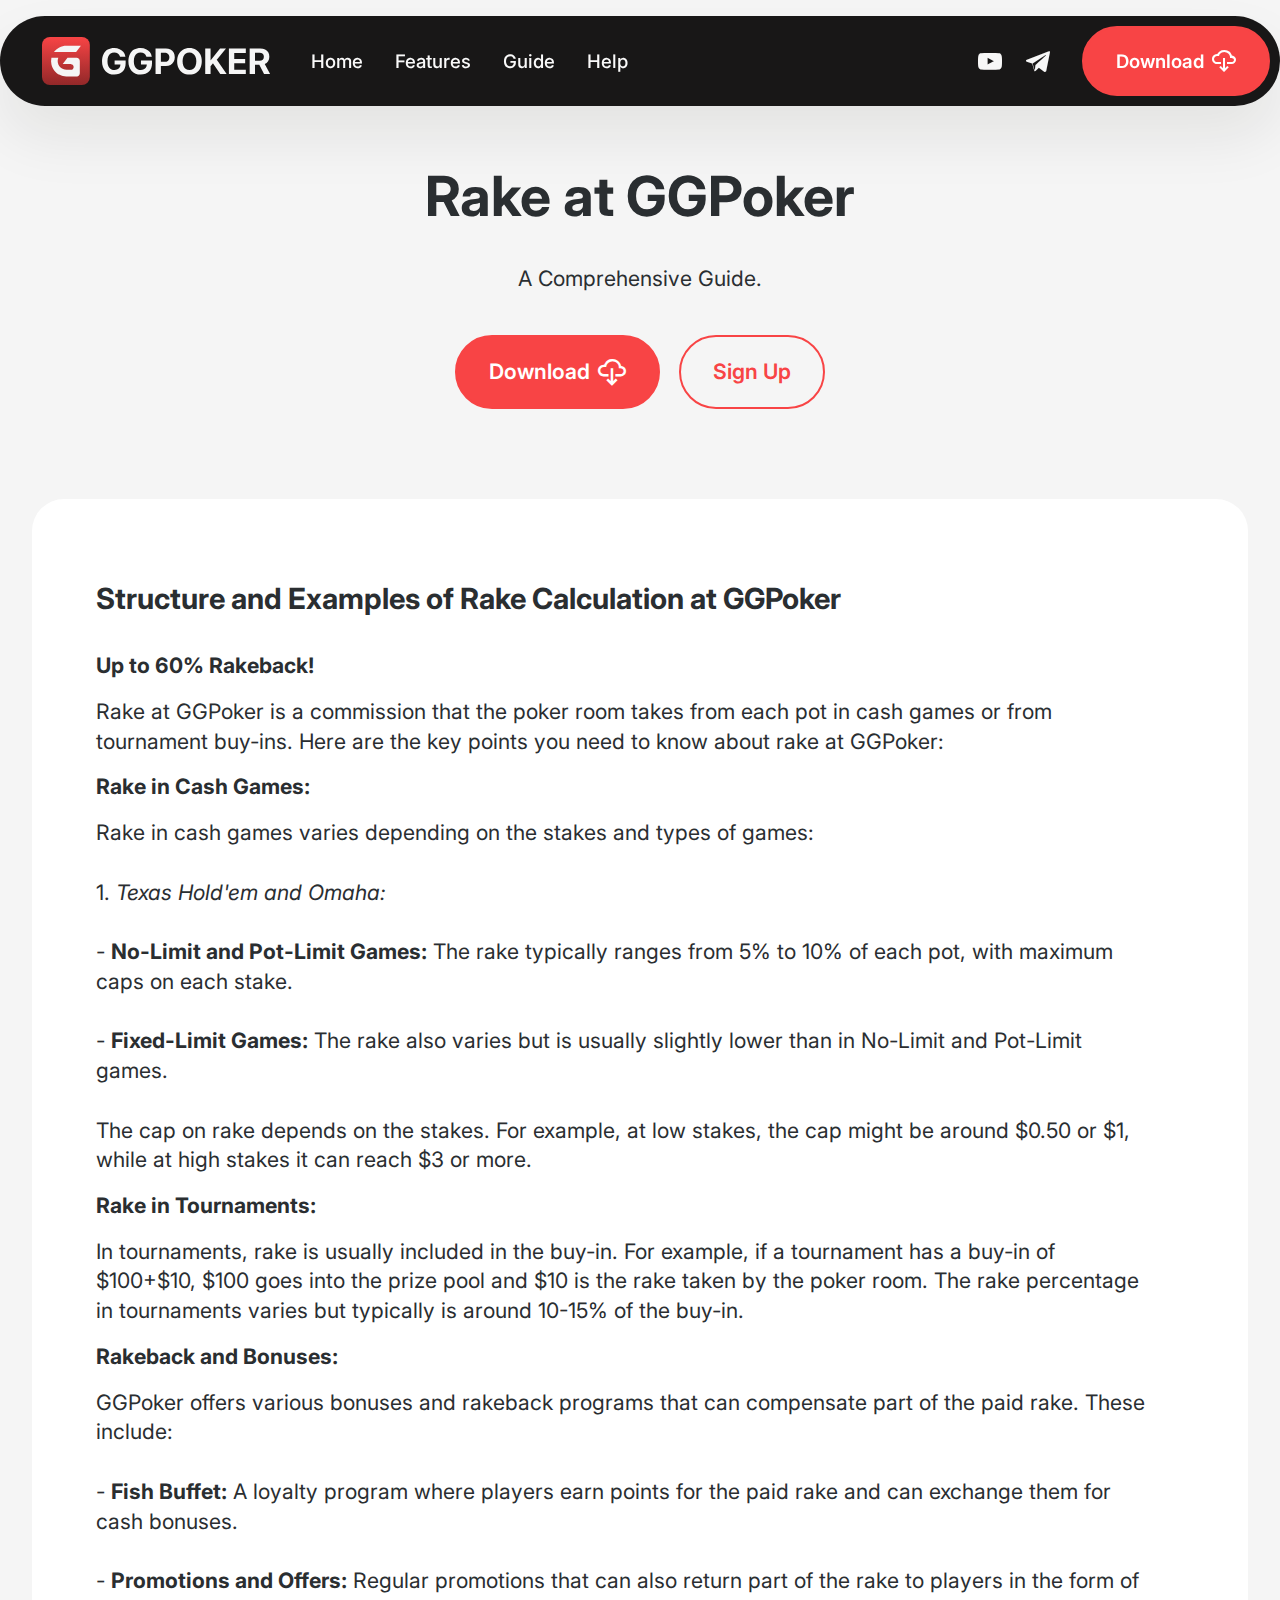
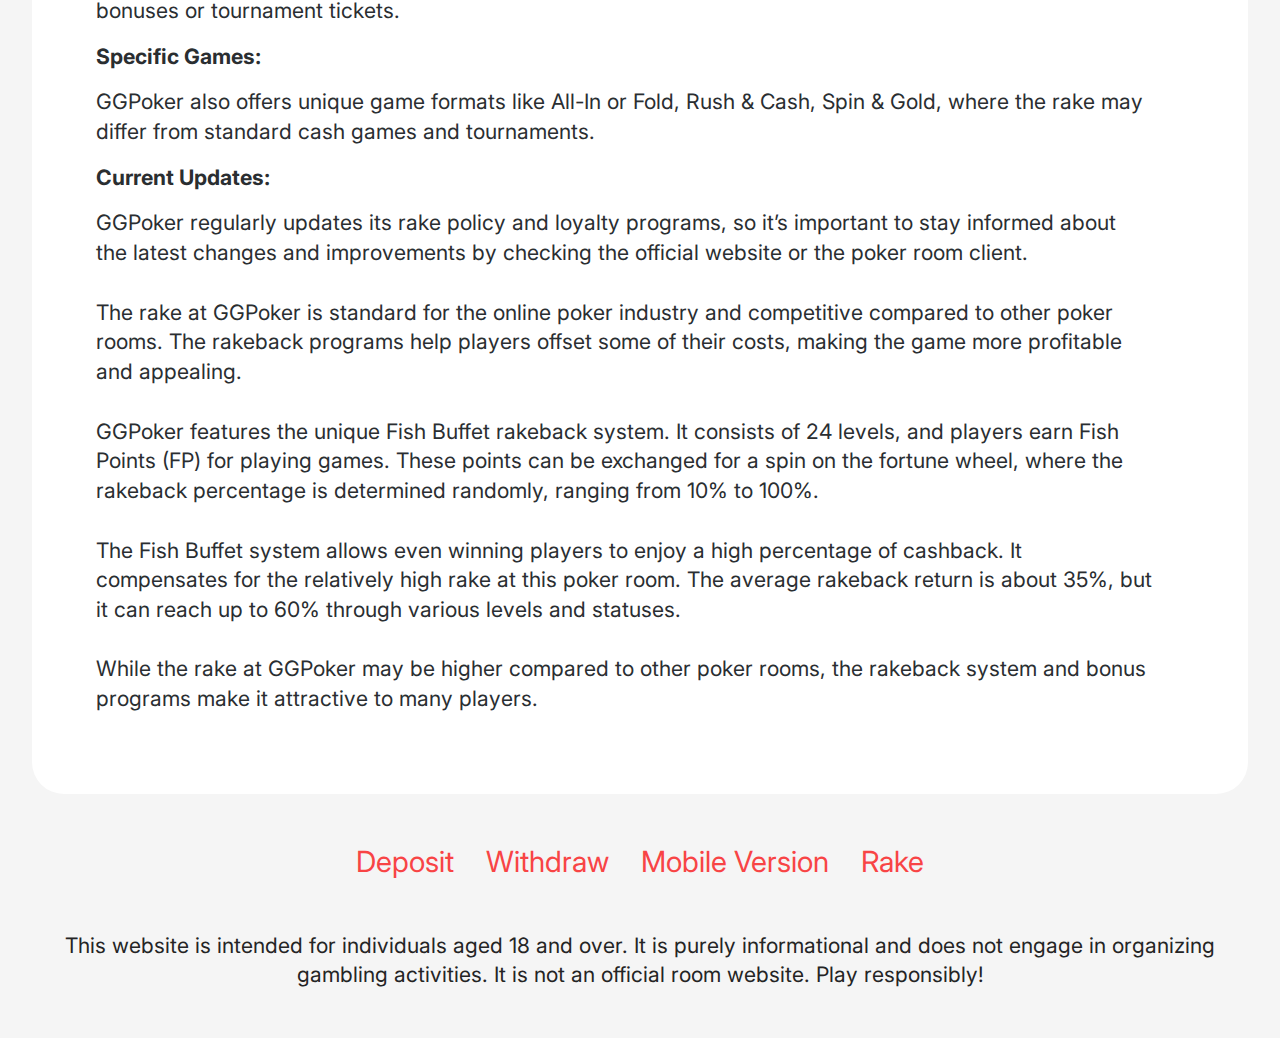
<file: rake.html>
<!DOCTYPE html>
<html  >
<head>

  <!-- Google tag (gtag.js) -->
<script async src="https://www.googletagmanager.com/gtag/js?id=G-5J4HZT2TEL"></script>
<script>
  window.dataLayer = window.dataLayer || [];
  function gtag(){dataLayer.push(arguments);}
  gtag('js', new Date());

  gtag('config', 'G-5J4HZT2TEL');
</script>
  
  <meta charset="UTF-8">
  <meta http-equiv="X-UA-Compatible" content="IE=edge">
  <meta name="generator" content="Mobirise v5.9.18, mobirise.com">
  <meta name="twitter:card" content="summary_large_image"/>
  <meta name="twitter:image:src" content="assets/images/rake-meta.png">
  <meta property="og:image" content="assets/images/rake-meta.png">
  <meta name="twitter:title" content="GGPOKER – Fees and Rakeback">
  <meta name="viewport" content="width=device-width, initial-scale=1, minimum-scale=1">
  <link rel="shortcut icon" href="assets/images/ggpoker-favicon-32-32.png" type="image/x-icon">
  <meta name="description" content="Learn Everything About Fees and Rakeback on GGPoker. Understanding Rake Structure Will Help You Manage Your Bankroll Effectively and Increase Your Profits.">
  
  
  <title>GGPOKER – Fees and Rakeback</title>
  <link rel="stylesheet" href="assets/web/assets/mobirise-icons2/mobirise2.css">
  <link rel="stylesheet" href="assets/bootstrap/css/bootstrap.min.css">
  <link rel="stylesheet" href="assets/bootstrap/css/bootstrap-grid.min.css">
  <link rel="stylesheet" href="assets/bootstrap/css/bootstrap-reboot.min.css">
  <link rel="stylesheet" href="assets/dropdown/css/style.css">
  <link rel="stylesheet" href="assets/socicon/css/styles.css">
  <link rel="stylesheet" href="assets/theme/css/style.css">
  <link rel="preload" href="https://fonts.googleapis.com/css?family=Inter:100,200,300,400,500,600,700,800,900&display=swap" as="style" onload="this.onload=null;this.rel='stylesheet'">
  <noscript><link rel="stylesheet" href="https://fonts.googleapis.com/css?family=Inter:100,200,300,400,500,600,700,800,900&display=swap"></noscript>
  <link rel="preload" as="style" href="assets/mobirise/css/mbr-additional.css?v=Ly3LVS"><link rel="stylesheet" href="assets/mobirise/css/mbr-additional.css?v=Ly3LVS" type="text/css">

  <!-- Yandex.Metrika counter -->
<script type="text/javascript" >
  (function(m,e,t,r,i,k,a){m[i]=m[i]||function(){(m[i].a=m[i].a||[]).push(arguments)};
  m[i].l=1*new Date();
  for (var j = 0; j < document.scripts.length; j++) {if (document.scripts[j].src === r) { return; }}
  k=e.createElement(t),a=e.getElementsByTagName(t)[0],k.async=1,k.src=r,a.parentNode.insertBefore(k,a)})
  (window, document, "script", "https://mc.yandex.ru/metrika/tag.js", "ym");

  ym(97150127, "init", {
       clickmap:true,
       trackLinks:true,
       accurateTrackBounce:true,
       webvisor:true
  });
</script>
<noscript><div><img src="https://mc.yandex.ru/watch/97150127" style="position:absolute; left:-9999px;" alt="" /></div></noscript>
<!-- /Yandex.Metrika counter -->
  
  
</head>
<body>
  
  <section data-bs-version="5.1" class="menu menu1 cid-ueggNCZeu6" once="menu" id="menu01-2a">
	

	<nav class="navbar navbar-dropdown navbar-fixed-top navbar-expand-lg">
		<div class="container">
			<div class="navbar-brand">
				<span class="navbar-logo">
					<a href="/">
						<img src="assets/images/ggpoker-logo-site.svg" alt="GGPoker Online Poker Room Logo" style="height: 3rem;">
					</a>
				</span>
				
			</div>
			<button class="navbar-toggler" type="button" data-toggle="collapse" data-bs-toggle="collapse" data-target="#navbarSupportedContent" data-bs-target="#navbarSupportedContent" aria-controls="navbarNavAltMarkup" aria-expanded="false" aria-label="Toggle navigation">
				<div class="hamburger">
					<span></span>
					<span></span>
					<span></span>
					<span></span>
				</div>
			</button>
			<div class="collapse navbar-collapse" id="navbarSupportedContent">
				<ul class="navbar-nav nav-dropdown" data-app-modern-menu="true"><li class="nav-item">
						<a class="nav-link link text-white text-primary display-4" href="/">Home</a>
					</li>
					<li class="nav-item">
						<a class="nav-link link text-white text-primary display-4" href="/overview" aria-expanded="false">Features</a>
					</li>
					<li class="nav-item">
						<a class="nav-link link text-white text-primary display-4" href="/install">Guide</a>
					</li><li class="nav-item"><a class="nav-link link text-white text-primary display-4" href="https://play.tryggp.com/" target="_blank">Help</a></li></ul>
				<div class="icons-menu">
					<a class="iconfont-wrapper" href="https://www.youtube.com/@tryggpoker" target="_blank">
						<span class="p-2 mbr-iconfont socicon-youtube socicon" style="color: rgb(247, 247, 247); fill: rgb(247, 247, 247);"></span>
					</a>
					<a class="iconfont-wrapper" href="https://t.me/tryggpokerchat" target="_blank">
						<span class="p-2 mbr-iconfont socicon-telegram socicon" style="color: rgb(247, 247, 247); fill: rgb(247, 247, 247);"></span>
					</a>
					
					
				</div>
				<div class="navbar-buttons mbr-section-btn"><a class="btn btn-primary display-4" href="https://click.ggpartners.com/?serial=3204&creative_id=69&anid=" target="_blank"><span class="mobi-mbri mobi-mbri-download-2 mbr-iconfont mbr-iconfont-btn"></span>Download</a></div>
			</div>
		</div>
	</nav>
</section>

<section data-bs-version="5.1" class="header13 cid-ueggNDPNXv" id="header13-2b">
  

  
  

  <div class="align-center container">
    <div class="row justify-content-center">
      <div class="col-md-12 mb-5 content-head">
        <h1 class="mbr-section-title mbr-fonts-style display-2"><strong>Rake at GGPoker</strong></h1>
        <p class="mbr-text mbr-fonts-style mt-4 display-7">A Comprehensive Guide.</p>
        <div class="mbr-section-btn mt-4"><a class="btn btn-primary display-7" href="https://click.ggpartners.com/?serial=3204&creative_id=69&anid=" target="_blank"><span class="mobi-mbri mobi-mbri-download-2 mbr-iconfont mbr-iconfont-btn"></span>Download</a> <a class="btn btn-primary-outline display-7" href="https://click.ggpartners.com/?serial=3204&creative_id=69&anid=" target="_blank">Sign Up</a></div>
      </div>
    </div>

    <div class="row justify-content-center">
      
    </div>
  </div>
</section>

<section data-bs-version="5.1" class="article07 cid-ueggNEbuzT" id="article07-2c">
  

  
  
  <div class="container">
    <div class="row justify-content-center">
      <div class="card col-md-12 col-lg-12">
        <div class="card-wrapper">
          <h3 class="card-title mbr-fonts-style mbr-white mt-3 mb-4 display-5"><strong>Structure and Examples of Rake Calculation at GGPoker</strong></h3>
          <div class="row card-box align-left">
            <div class="item features-without-image col-12">
              <div class="item-wrapper">
                <h4 class="mbr-section-subtitle mbr-fonts-style mb-3 display-7"><strong>Up to 60% Rakeback!</strong></h4>
                <p class="mbr-text mbr-fonts-style display-7">Rake at GGPoker is a commission that the poker room takes from each pot in cash games or from tournament buy-ins. Here are the key points you need to know about rake at GGPoker:<br></p>
              </div>
            </div><div class="item features-without-image col-12">
              <div class="item-wrapper">
                <h4 class="mbr-section-subtitle mbr-fonts-style mb-3 display-7"><strong>Rake in Cash Games:</strong><strong><br></strong></h4>
                <p class="mbr-text mbr-fonts-style display-7">Rake in cash games varies depending on the stakes and types of games:<br><br>1. <em>Texas Hold'em and Omaha:</em><br><br>- <strong>No-Limit and Pot-Limit Games:</strong> The rake typically ranges from 5% to 10% of each pot, with maximum caps on each stake.<br><br>-&nbsp;<strong>Fixed-Limit Games:</strong> The rake also varies but is usually slightly lower than in No-Limit and Pot-Limit games.<br><br>The cap on rake depends on the stakes. For example, at low stakes, the cap might be around $0.50 or $1, while at high stakes it can reach $3 or more.<br></p>
              </div>
            </div><div class="item features-without-image col-12">
              <div class="item-wrapper">
                <h4 class="mbr-section-subtitle mbr-fonts-style mb-3 display-7"><strong>Rake in Tournaments:</strong></h4>
                <p class="mbr-text mbr-fonts-style display-7">In tournaments, rake is usually included in the buy-in. For example, if a tournament has a buy-in of $100+$10, $100 goes into the prize pool and $10 is the rake taken by the poker room. The rake percentage in tournaments varies but typically is around 10-15% of the buy-in.</p>
              </div>
            </div><div class="item features-without-image col-12">
              <div class="item-wrapper">
                <h4 class="mbr-section-subtitle mbr-fonts-style mb-3 display-7"><strong>Rakeback and Bonuses:</strong></h4>
                <p class="mbr-text mbr-fonts-style display-7">GGPoker offers various bonuses and rakeback programs that can compensate part of the paid rake. These include:<br><br>- <strong>Fish Buffet:</strong> A loyalty program where players earn points for the paid rake and can exchange them for cash bonuses.<br><br>- <strong>Promotions and Offers:</strong> Regular promotions that can also return part of the rake to players in the form of bonuses or tournament tickets.<br></p>
              </div>
            </div><div class="item features-without-image col-12">
              <div class="item-wrapper">
                <h4 class="mbr-section-subtitle mbr-fonts-style mb-3 display-7"><strong>Specific Games:</strong></h4>
                <p class="mbr-text mbr-fonts-style display-7">GGPoker also offers unique game formats like All-In or Fold, Rush &amp; Cash, Spin &amp; Gold, where the rake may differ from standard cash games and tournaments.<br></p>
              </div>
            </div><div class="item features-without-image col-12">
              <div class="item-wrapper">
                <h4 class="mbr-section-subtitle mbr-fonts-style mb-3 display-7"><strong>Current Updates:</strong></h4>
                <p class="mbr-text mbr-fonts-style display-7">GGPoker regularly updates its rake policy and loyalty programs, so it’s important to stay informed about the latest changes and improvements by checking the official website or the poker room client.<br><br>The rake at GGPoker is standard for the online poker industry and competitive compared to other poker rooms. The rakeback programs help players offset some of their costs, making the game more profitable and appealing.<br><br>GGPoker features the unique Fish Buffet rakeback system. It consists of 24 levels, and players earn Fish Points (FP) for playing games. These points can be exchanged for a spin on the fortune wheel, where the rakeback percentage is determined randomly, ranging from 10% to 100%​​.<br><br>The Fish Buffet system allows even winning players to enjoy a high percentage of cashback. It compensates for the relatively high rake at this poker room. The average rakeback return is about 35%, but it can reach up to 60% through various levels and statuses​.<br><br>While the rake at GGPoker may be higher compared to other poker rooms, the rakeback system and bonus programs make it attractive to many players.<br></p>
              </div>
            </div>
            
            
            
          </div>
          
        </div>
      </div>
    </div>
  </div>
</section>

<section data-bs-version="5.1" class="footer3 cid-ueggNEsVHN" once="footers" id="footer03-2d">

        

    

    <div class="container">
        <div class="row">
            <div class="row-links">
                <ul class="header-menu">
                  
                  
                  
                  
                <li class="header-menu-item mbr-fonts-style display-5"><a href="/deposits" class="text-primary">Deposit</a></li><li class="header-menu-item mbr-fonts-style display-5"><a href="/withdraw" class="text-primary">Withdraw</a></li><li class="header-menu-item mbr-fonts-style display-5"><a href="/mobile-app" class="text-primary">Mobile Version</a></li><li class="header-menu-item mbr-fonts-style display-5"><a href="/rake" class="text-primary">Rake</a></li></ul>
              </div>

            
            <div class="col-12 mt-4">
                <p class="mbr-fonts-style copyright display-7">This website is intended for individuals aged 18 and over. It is purely informational and does not engage in organizing gambling activities. It is not an official room website. Play responsibly!</p>
            </div>
        </div>
    </div>
</section><section class="display-7" style="padding: 0;align-items: center;justify-content: center;flex-wrap: wrap;    align-content: center;display: flex;position: relative;height: 0rem;"><a href="https://mobiri.se/1725391" style="flex: 1 1;height: 0rem;position: absolute;width: 100%;z-index: 1;"><img alt="" style="height: 0rem;" src="[data-uri]"></a><p hidden style="margin: 0;text-align: center;" class="display-7">&#8204;</p><a hidden style="z-index:1" href="https://mobirise.com/builder/ai-website-builder">Free AI Website Builder</a></section><script src="assets/bootstrap/js/bootstrap.bundle.min.js"></script>  <script src="assets/smoothscroll/smooth-scroll.js"></script>  <script src="assets/ytplayer/index.js"></script>  <script src="assets/dropdown/js/navbar-dropdown.js"></script>  <script src="assets/theme/js/script.js"></script>  
  
  
 <div id="scrollToTop" class="scrollToTop mbr-arrow-up"><a style="text-align: center;"><i class="mbr-arrow-up-icon mbr-arrow-up-icon-cm cm-icon cm-icon-smallarrow-up"></i></a></div>

 <script async type="text/javascript" src="https://static.klaviyo.com/onsite/js/klaviyo.js?company_id=U5MPsu"></script>

  </body>
</html>
</file>
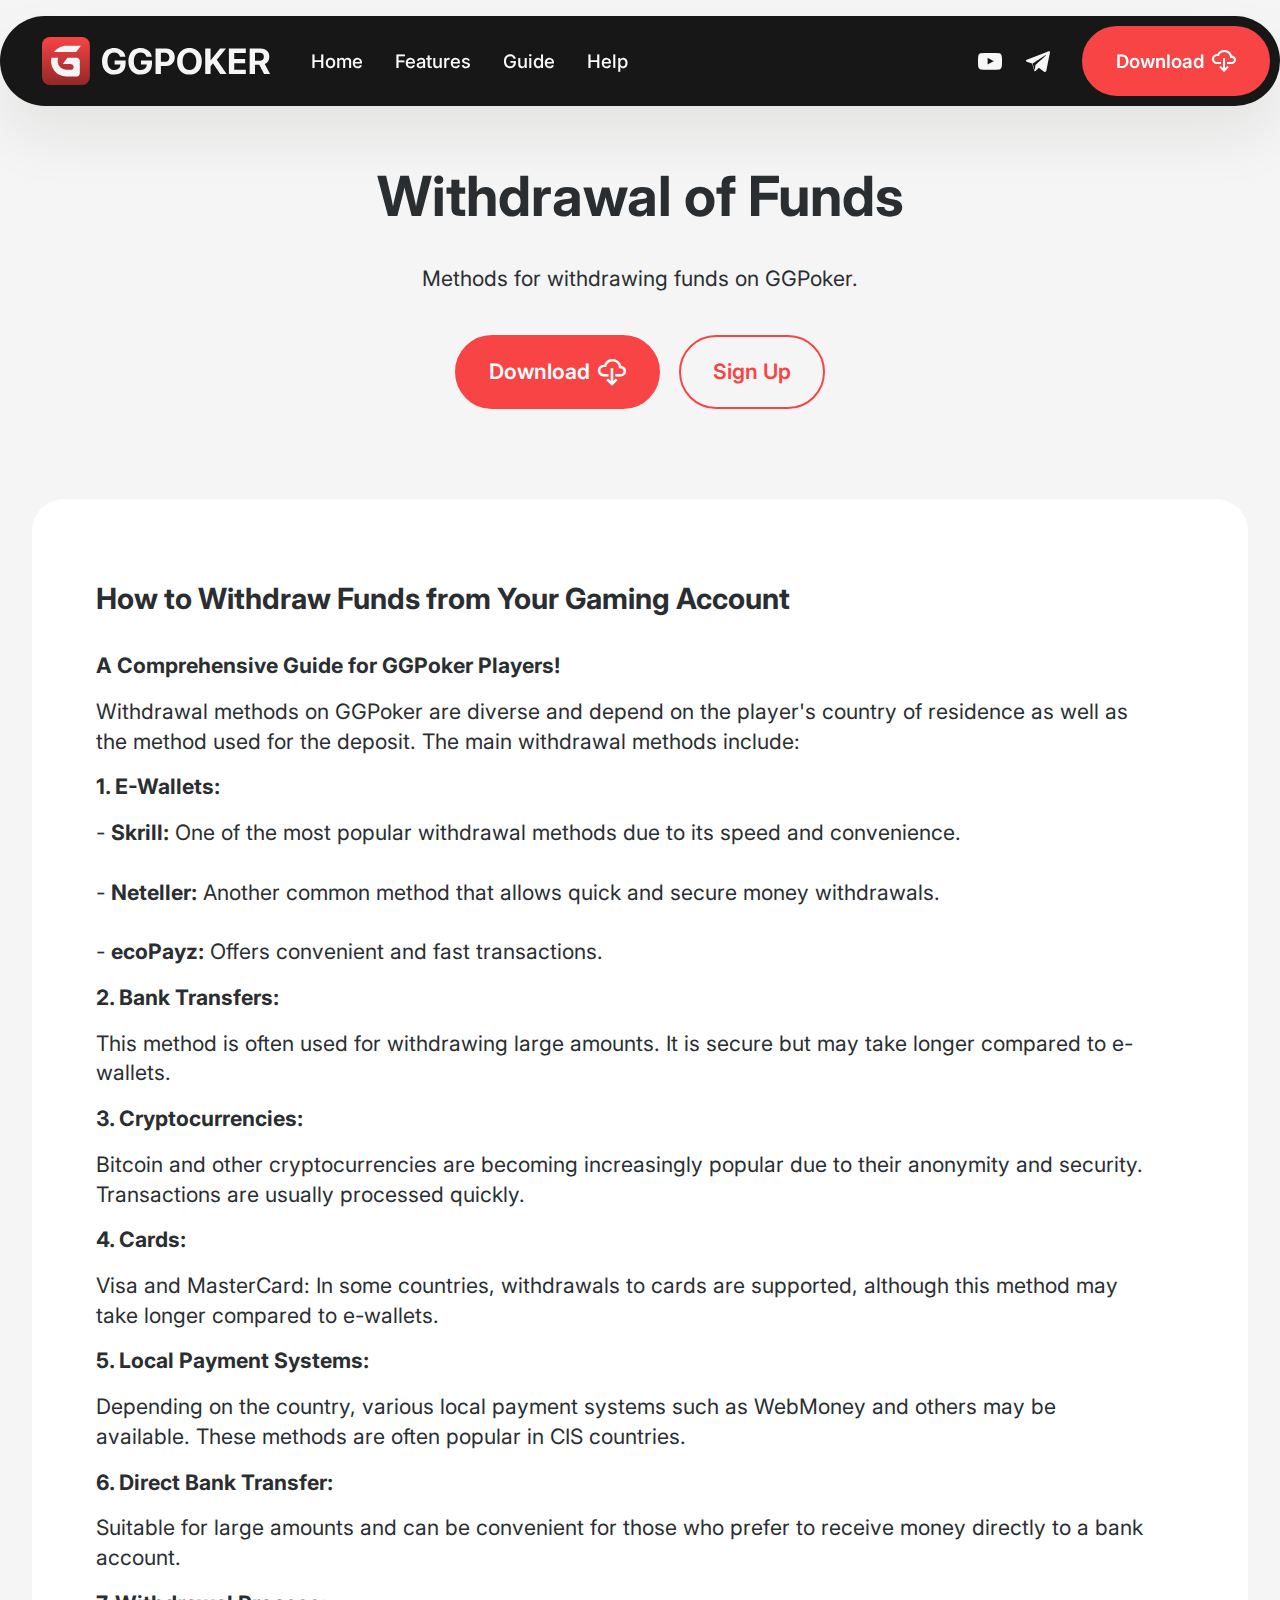
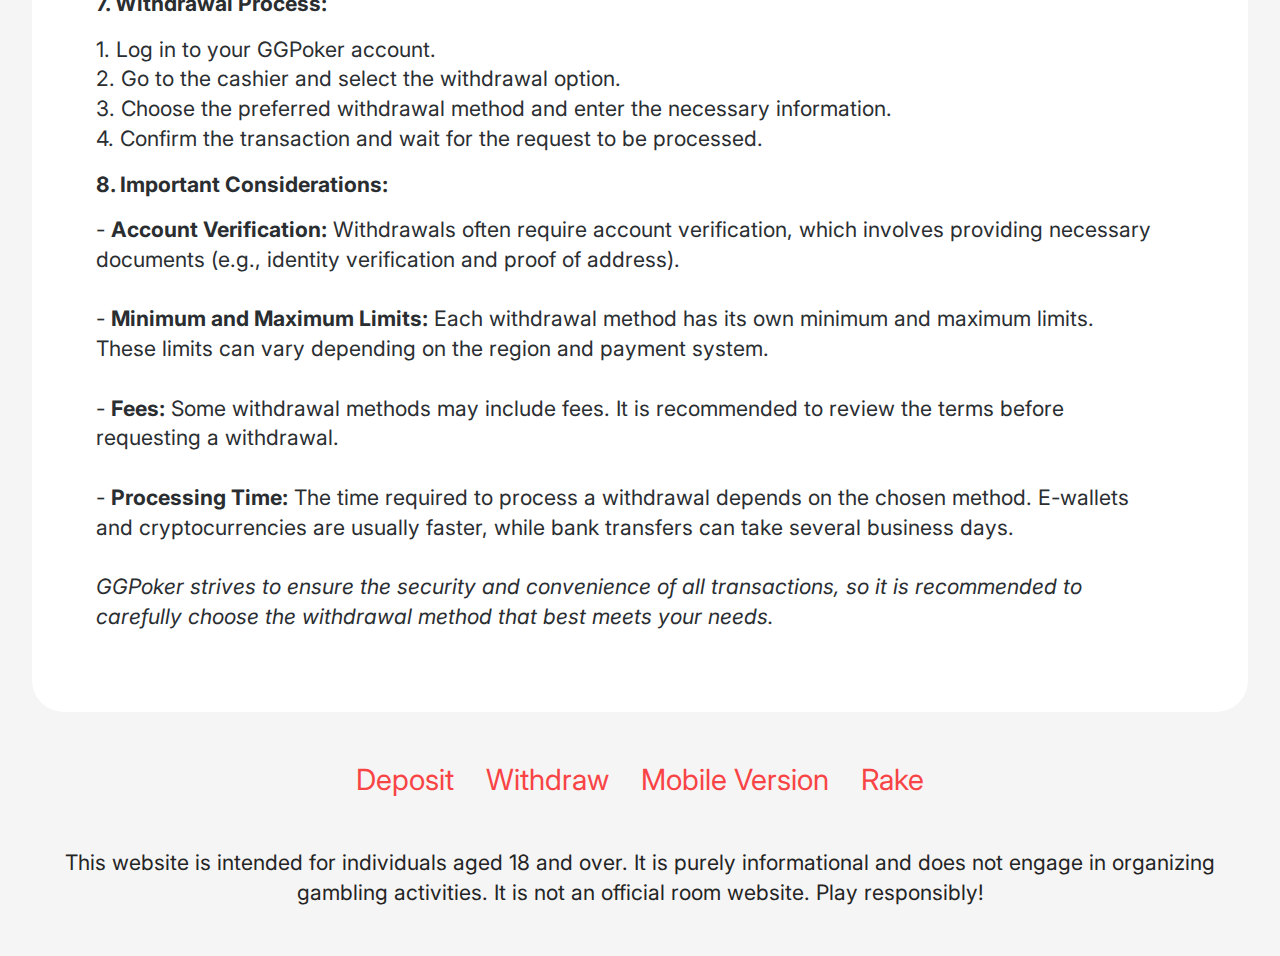
<file: withdraw.html>
<!DOCTYPE html>
<html  >
<head>

  <!-- Google tag (gtag.js) -->
<script async src="https://www.googletagmanager.com/gtag/js?id=G-5J4HZT2TEL"></script>
<script>
  window.dataLayer = window.dataLayer || [];
  function gtag(){dataLayer.push(arguments);}
  gtag('js', new Date());

  gtag('config', 'G-5J4HZT2TEL');
</script>
  
  <meta charset="UTF-8">
  <meta http-equiv="X-UA-Compatible" content="IE=edge">
  <meta name="generator" content="Mobirise v5.9.18, mobirise.com">
  <meta name="twitter:card" content="summary_large_image"/>
  <meta name="twitter:image:src" content="assets/images/withdraw-meta.png">
  <meta property="og:image" content="assets/images/withdraw-meta.png">
  <meta name="twitter:title" content="GGPOKER – All Withdrawal Methods">
  <meta name="viewport" content="width=device-width, initial-scale=1, minimum-scale=1">
  <link rel="shortcut icon" href="assets/images/ggpoker-favicon-32-32.png" type="image/x-icon">
  <meta name="description" content="Discover Withdrawal Methods on GGPoker. Our Guide Will Help You Safely and Conveniently Cash Out Your Winnings.">
  
  
  <title>GGPOKER – All Withdrawal Methods</title>
  <link rel="stylesheet" href="assets/web/assets/mobirise-icons2/mobirise2.css">
  <link rel="stylesheet" href="assets/bootstrap/css/bootstrap.min.css">
  <link rel="stylesheet" href="assets/bootstrap/css/bootstrap-grid.min.css">
  <link rel="stylesheet" href="assets/bootstrap/css/bootstrap-reboot.min.css">
  <link rel="stylesheet" href="assets/dropdown/css/style.css">
  <link rel="stylesheet" href="assets/socicon/css/styles.css">
  <link rel="stylesheet" href="assets/theme/css/style.css">
  <link rel="preload" href="https://fonts.googleapis.com/css?family=Inter:100,200,300,400,500,600,700,800,900&display=swap" as="style" onload="this.onload=null;this.rel='stylesheet'">
  <noscript><link rel="stylesheet" href="https://fonts.googleapis.com/css?family=Inter:100,200,300,400,500,600,700,800,900&display=swap"></noscript>
  <link rel="preload" as="style" href="assets/mobirise/css/mbr-additional.css?v=tOpdbr"><link rel="stylesheet" href="assets/mobirise/css/mbr-additional.css?v=tOpdbr" type="text/css">

  <!-- Yandex.Metrika counter -->
<script type="text/javascript" >
  (function(m,e,t,r,i,k,a){m[i]=m[i]||function(){(m[i].a=m[i].a||[]).push(arguments)};
  m[i].l=1*new Date();
  for (var j = 0; j < document.scripts.length; j++) {if (document.scripts[j].src === r) { return; }}
  k=e.createElement(t),a=e.getElementsByTagName(t)[0],k.async=1,k.src=r,a.parentNode.insertBefore(k,a)})
  (window, document, "script", "https://mc.yandex.ru/metrika/tag.js", "ym");

  ym(97150127, "init", {
       clickmap:true,
       trackLinks:true,
       accurateTrackBounce:true,
       webvisor:true
  });
</script>
<noscript><div><img src="https://mc.yandex.ru/watch/97150127" style="position:absolute; left:-9999px;" alt="" /></div></noscript>
<!-- /Yandex.Metrika counter -->
  
  
</head>
<body>
  
  <section data-bs-version="5.1" class="menu menu1 cid-ueccsgKtCP" once="menu" id="menu01-22">
	

	<nav class="navbar navbar-dropdown navbar-fixed-top navbar-expand-lg">
		<div class="container">
			<div class="navbar-brand">
				<span class="navbar-logo">
					<a href="/">
						<img src="assets/images/ggpoker-logo-site.svg" alt="GGPoker Online Poker Room Logo" style="height: 3rem;">
					</a>
				</span>
				
			</div>
			<button class="navbar-toggler" type="button" data-toggle="collapse" data-bs-toggle="collapse" data-target="#navbarSupportedContent" data-bs-target="#navbarSupportedContent" aria-controls="navbarNavAltMarkup" aria-expanded="false" aria-label="Toggle navigation">
				<div class="hamburger">
					<span></span>
					<span></span>
					<span></span>
					<span></span>
				</div>
			</button>
			<div class="collapse navbar-collapse" id="navbarSupportedContent">
				<ul class="navbar-nav nav-dropdown" data-app-modern-menu="true"><li class="nav-item">
						<a class="nav-link link text-white text-primary display-4" href="/">Home</a>
					</li>
					<li class="nav-item">
						<a class="nav-link link text-white text-primary display-4" href="/overview" aria-expanded="false">Features</a>
					</li>
					<li class="nav-item">
						<a class="nav-link link text-white text-primary display-4" href="/install">Guide</a>
					</li><li class="nav-item"><a class="nav-link link text-white text-primary display-4" href="https://play.tryggp.com/" target="_blank">Help</a></li></ul>
				<div class="icons-menu">
					<a class="iconfont-wrapper" href="https://www.youtube.com/@tryggpoker" target="_blank">
						<span class="p-2 mbr-iconfont socicon-youtube socicon" style="color: rgb(247, 247, 247); fill: rgb(247, 247, 247);"></span>
					</a>
					<a class="iconfont-wrapper" href="https://t.me/tryggpokerchat" target="_blank">
						<span class="p-2 mbr-iconfont socicon-telegram socicon" style="color: rgb(247, 247, 247); fill: rgb(247, 247, 247);"></span>
					</a>
					
					
				</div>
				<div class="navbar-buttons mbr-section-btn"><a class="btn btn-primary display-4" href="https://click.ggpartners.com/?serial=3204&creative_id=69&anid=" target="_blank"><span class="mobi-mbri mobi-mbri-download-2 mbr-iconfont mbr-iconfont-btn"></span>Download</a></div>
			</div>
		</div>
	</nav>
</section>

<section data-bs-version="5.1" class="header13 cid-ueccshs2YR" id="header13-23">
  

  
  

  <div class="align-center container">
    <div class="row justify-content-center">
      <div class="col-md-12 mb-5 content-head">
        <h1 class="mbr-section-title mbr-fonts-style display-2"><strong>Withdrawal of Funds</strong></h1>
        <p class="mbr-text mbr-fonts-style mt-4 display-7">Methods for withdrawing funds on GGPoker.</p>
        <div class="mbr-section-btn mt-4"><a class="btn btn-primary display-7" href="https://click.ggpartners.com/?serial=3204&creative_id=69&anid=" target="_blank"><span class="mobi-mbri mobi-mbri-download-2 mbr-iconfont mbr-iconfont-btn"></span>Download</a> <a class="btn btn-primary-outline display-7" href="https://click.ggpartners.com/?serial=3204&creative_id=69&anid=" target="_blank">Sign Up</a></div>
      </div>
    </div>

    <div class="row justify-content-center">
      
    </div>
  </div>
</section>

<section data-bs-version="5.1" class="article07 cid-ueccshHKr0" id="article07-24">
  

  
  
  <div class="container">
    <div class="row justify-content-center">
      <div class="card col-md-12 col-lg-12">
        <div class="card-wrapper">
          <h3 class="card-title mbr-fonts-style mbr-white mt-3 mb-4 display-5"><strong>How to Withdraw Funds from Your Gaming Account</strong></h3>
          <div class="row card-box align-left">
            <div class="item features-without-image col-12">
              <div class="item-wrapper">
                <h4 class="mbr-section-subtitle mbr-fonts-style mb-3 display-7"><strong>A Comprehensive Guide for GGPoker Players!</strong></h4>
                <p class="mbr-text mbr-fonts-style display-7">Withdrawal methods on GGPoker are diverse and depend on the player's country of residence as well as the method used for the deposit. The main withdrawal methods include:</p>
              </div>
            </div><div class="item features-without-image col-12">
              <div class="item-wrapper">
                <h4 class="mbr-section-subtitle mbr-fonts-style mb-3 display-7"><strong>1. E-Wallets:</strong></h4>
                <p class="mbr-text mbr-fonts-style display-7">- <strong>Skrill:</strong> One of the most popular withdrawal methods due to its speed and convenience.<br><br>- <strong>Neteller:</strong> Another common method that allows quick and secure money withdrawals.<br><br>- <strong>ecoPayz:</strong> Offers convenient and fast transactions.</p>
              </div>
            </div><div class="item features-without-image col-12">
              <div class="item-wrapper">
                <h4 class="mbr-section-subtitle mbr-fonts-style mb-3 display-7"><strong>2. Bank Transfers:</strong></h4>
                <p class="mbr-text mbr-fonts-style display-7">This method is often used for withdrawing large amounts. It is secure but may take longer compared to e-wallets.</p>
              </div>
            </div><div class="item features-without-image col-12">
              <div class="item-wrapper">
                <h4 class="mbr-section-subtitle mbr-fonts-style mb-3 display-7"><strong>3. Cryptocurrencies:</strong></h4>
                <p class="mbr-text mbr-fonts-style display-7">Bitcoin and other cryptocurrencies are becoming increasingly popular due to their anonymity and security. Transactions are usually processed quickly.</p>
              </div>
            </div><div class="item features-without-image col-12">
              <div class="item-wrapper">
                <h4 class="mbr-section-subtitle mbr-fonts-style mb-3 display-7"><strong>4. Cards:</strong></h4>
                <p class="mbr-text mbr-fonts-style display-7">Visa and MasterCard: In some countries, withdrawals to cards are supported, although this method may take longer compared to e-wallets.<br></p>
              </div>
            </div><div class="item features-without-image col-12">
              <div class="item-wrapper">
                <h4 class="mbr-section-subtitle mbr-fonts-style mb-3 display-7"><strong>5. Local Payment Systems:</strong></h4>
                <p class="mbr-text mbr-fonts-style display-7">Depending on the country, various local payment systems such as WebMoney and others may be available.&nbsp;These methods are often popular in CIS countries.</p>
              </div>
            </div><div class="item features-without-image col-12">
              <div class="item-wrapper">
                <h4 class="mbr-section-subtitle mbr-fonts-style mb-3 display-7"><strong>6. Direct Bank Transfer:</strong></h4>
                <p class="mbr-text mbr-fonts-style display-7">Suitable for large amounts and can be convenient for those who prefer to receive money directly to a bank account.</p>
              </div>
            </div><div class="item features-without-image col-12">
              <div class="item-wrapper">
                <h4 class="mbr-section-subtitle mbr-fonts-style mb-3 display-7"><strong>7. Withdrawal Process:</strong></h4>
                <p class="mbr-text mbr-fonts-style display-7">1. Log in to your GGPoker account.<br>2. Go to the cashier and select the withdrawal option.<br>3. Choose the preferred withdrawal method and enter the necessary information.<br>4. Confirm the transaction and wait for the request to be processed.<br></p>
              </div>
            </div><div class="item features-without-image col-12">
              <div class="item-wrapper">
                <h4 class="mbr-section-subtitle mbr-fonts-style mb-3 display-7"><strong>8. Important Considerations:</strong></h4>
                <p class="mbr-text mbr-fonts-style display-7">- <strong>Account Verification:</strong> Withdrawals often require account verification, which involves providing necessary documents (e.g., identity verification and proof of address).<br><br>- <strong>Minimum and Maximum Limits:</strong> Each withdrawal method has its own minimum and maximum limits. These limits can vary depending on the region and payment system.<br><br>- <strong>Fees:</strong> Some withdrawal methods may include fees. It is recommended to review the terms before requesting a withdrawal.<br><br>- <strong>Processing Time:</strong> The time required to process a withdrawal depends on the chosen method. E-wallets and cryptocurrencies are usually faster, while bank transfers can take several business days.<br><br><em>GGPoker strives to ensure the security and convenience of all transactions, so it is recommended to carefully choose the withdrawal method that best meets your needs.</em><br></p>
              </div>
            </div>
            
            
            
          </div>
          
        </div>
      </div>
    </div>
  </div>
</section>

<section data-bs-version="5.1" class="footer3 cid-ueccshVpQQ" once="footers" id="footer03-25">

        

    

    <div class="container">
        <div class="row">
            <div class="row-links">
                <ul class="header-menu">
                  
                  
                  
                  
                <li class="header-menu-item mbr-fonts-style display-5"><a href="/deposits" class="text-primary">Deposit</a></li><li class="header-menu-item mbr-fonts-style display-5"><a href="/withdraw" class="text-primary">Withdraw</a></li><li class="header-menu-item mbr-fonts-style display-5"><a href="/mobile-app" class="text-primary">Mobile Version</a></li><li class="header-menu-item mbr-fonts-style display-5"><a href="/rake" class="text-primary">Rake</a></li></ul>
              </div>

            
            <div class="col-12 mt-4">
                <p class="mbr-fonts-style copyright display-7">This website is intended for individuals aged 18 and over. It is purely informational and does not engage in organizing gambling activities. It is not an official room website. Play responsibly!</p>
            </div>
        </div>
    </div>
</section><section class="display-7" style="padding: 0;align-items: center;justify-content: center;flex-wrap: wrap;    align-content: center;display: flex;position: relative;height: 0rem;"><a href="https://mobiri.se/1725391" style="flex: 1 1;height: 0rem;position: absolute;width: 100%;z-index: 1;"><img alt="" style="height: 0rem;" src="[data-uri]"></a><p hidden style="margin: 0;text-align: center;" class="display-7">&#8204;</p><a hidden style="z-index:1" href="https://mobirise.com/offline-website-builder">Offline Website Creator</a></section><script src="assets/bootstrap/js/bootstrap.bundle.min.js"></script>  <script src="assets/smoothscroll/smooth-scroll.js"></script>  <script src="assets/ytplayer/index.js"></script>  <script src="assets/dropdown/js/navbar-dropdown.js"></script>  <script src="assets/theme/js/script.js"></script>  
  
  
 <div id="scrollToTop" class="scrollToTop mbr-arrow-up"><a style="text-align: center;"><i class="mbr-arrow-up-icon mbr-arrow-up-icon-cm cm-icon cm-icon-smallarrow-up"></i></a></div>

 <script async type="text/javascript" src="https://static.klaviyo.com/onsite/js/klaviyo.js?company_id=U5MPsu"></script>

  </body>
</html>
</file>
<file: assets/web/assets/mobirise-icons2/mobirise2.css>
@font-face {
  font-family: 'Moririse2';
  font-display: swap;
  src:  url('mobirise2.eot?f2bix4');
  src:  url('mobirise2.eot?f2bix4#iefix') format('embedded-opentype'),
    url('mobirise2.ttf?f2bix4') format('truetype'),
    url('mobirise2.woff?f2bix4') format('woff'),
    url('mobirise2.svg?f2bix4#mobirise2') format('svg');
  font-weight: normal;
  font-style: normal;
}

[class^="mobi-"], [class*=" mobi-"] {
  /* use !important to prevent issues with browser extensions that change fonts */
  font-family: 'Moririse2' !important;
  speak: none;
  font-style: normal;
  font-weight: normal;
  font-variant: normal;
  text-transform: none;
  line-height: 1;

  /* Better Font Rendering =========== */
  -webkit-font-smoothing: antialiased;
  -moz-osx-font-smoothing: grayscale;
}

.mobi-mbri-add-submenu:before {
  content: "\e900";
}
.mobi-mbri-alert:before {
  content: "\e901";
}
.mobi-mbri-align-center:before {
  content: "\e902";
}
.mobi-mbri-align-justify:before {
  content: "\e903";
}
.mobi-mbri-align-left:before {
  content: "\e904";
}
.mobi-mbri-align-right:before {
  content: "\e905";
}
.mobi-mbri-android:before {
  content: "\e906";
}
.mobi-mbri-apple:before {
  content: "\e907";
}
.mobi-mbri-arrow-down:before {
  content: "\e908";
}
.mobi-mbri-arrow-next:before {
  content: "\e909";
}
.mobi-mbri-arrow-prev:before {
  content: "\e90a";
}
.mobi-mbri-arrow-up:before {
  content: "\e90b";
}
.mobi-mbri-bold:before {
  content: "\e90c";
}
.mobi-mbri-bookmark:before {
  content: "\e90d";
}
.mobi-mbri-bootstrap:before {
  content: "\e90e";
}
.mobi-mbri-briefcase:before {
  content: "\e90f";
}
.mobi-mbri-browse:before {
  content: "\e910";
}
.mobi-mbri-bulleted-list:before {
  content: "\e911";
}
.mobi-mbri-calendar:before {
  content: "\e912";
}
.mobi-mbri-camera:before {
  content: "\e913";
}
.mobi-mbri-cart-add:before {
  content: "\e914";
}
.mobi-mbri-cart-full:before {
  content: "\e915";
}
.mobi-mbri-cash:before {
  content: "\e916";
}
.mobi-mbri-change-style:before {
  content: "\e917";
}
.mobi-mbri-chat:before {
  content: "\e918";
}
.mobi-mbri-clock:before {
  content: "\e919";
}
.mobi-mbri-close:before {
  content: "\e91a";
}
.mobi-mbri-cloud:before {
  content: "\e91b";
}
.mobi-mbri-code:before {
  content: "\e91c";
}
.mobi-mbri-contact-form:before {
  content: "\e91d";
}
.mobi-mbri-credit-card:before {
  content: "\e91e";
}
.mobi-mbri-cursor-click:before {
  content: "\e91f";
}
.mobi-mbri-cust-feedback:before {
  content: "\e920";
}
.mobi-mbri-database:before {
  content: "\e921";
}
.mobi-mbri-delivery:before {
  content: "\e922";
}
.mobi-mbri-desktop:before {
  content: "\e923";
}
.mobi-mbri-devices:before {
  content: "\e924";
}
.mobi-mbri-down:before {
  content: "\e925";
}
.mobi-mbri-download-2:before {
  content: "\e926";
}
.mobi-mbri-download:before {
  content: "\e927";
}
.mobi-mbri-drag-n-drop-2:before {
  content: "\e928";
}
.mobi-mbri-drag-n-drop:before {
  content: "\e929";
}
.mobi-mbri-edit-2:before {
  content: "\e92a";
}
.mobi-mbri-edit:before {
  content: "\e92b";
}
.mobi-mbri-error:before {
  content: "\e92c";
}
.mobi-mbri-extension:before {
  content: "\e92d";
}
.mobi-mbri-features:before {
  content: "\e92e";
}
.mobi-mbri-file:before {
  content: "\e92f";
}
.mobi-mbri-flag:before {
  content: "\e930";
}
.mobi-mbri-folder:before {
  content: "\e931";
}
.mobi-mbri-gift:before {
  content: "\e932";
}
.mobi-mbri-github:before {
  content: "\e933";
}
.mobi-mbri-globe-2:before {
  content: "\e934";
}
.mobi-mbri-globe:before {
  content: "\e935";
}
.mobi-mbri-growing-chart:before {
  content: "\e936";
}
.mobi-mbri-hearth:before {
  content: "\e937";
}
.mobi-mbri-help:before {
  content: "\e938";
}
.mobi-mbri-home:before {
  content: "\e939";
}
.mobi-mbri-hot-cup:before {
  content: "\e93a";
}
.mobi-mbri-idea:before {
  content: "\e93b";
}
.mobi-mbri-image-gallery:before {
  content: "\e93c";
}
.mobi-mbri-image-slider:before {
  content: "\e93d";
}
.mobi-mbri-info:before {
  content: "\e93e";
}
.mobi-mbri-italic:before {
  content: "\e93f";
}
.mobi-mbri-key:before {
  content: "\e940";
}
.mobi-mbri-laptop:before {
  content: "\e941";
}
.mobi-mbri-layers:before {
  content: "\e942";
}
.mobi-mbri-left-right:before {
  content: "\e943";
}
.mobi-mbri-left:before {
  content: "\e944";
}
.mobi-mbri-letter:before {
  content: "\e945";
}
.mobi-mbri-like:before {
  content: "\e946";
}
.mobi-mbri-link:before {
  content: "\e947";
}
.mobi-mbri-lock:before {
  content: "\e948";
}
.mobi-mbri-login:before {
  content: "\e949";
}
.mobi-mbri-logout:before {
  content: "\e94a";
}
.mobi-mbri-magic-stick:before {
  content: "\e94b";
}
.mobi-mbri-map-pin:before {
  content: "\e94c";
}
.mobi-mbri-menu:before {
  content: "\e94d";
}
.mobi-mbri-mobile-2:before {
  content: "\e94e";
}
.mobi-mbri-mobile-horizontal:before {
  content: "\e94f";
}
.mobi-mbri-mobile:before {
  content: "\e950";
}
.mobi-mbri-mobirise:before {
  content: "\e951";
}
.mobi-mbri-more-horizontal:before {
  content: "\e952";
}
.mobi-mbri-more-vertical:before {
  content: "\e953";
}
.mobi-mbri-music:before {
  content: "\e954";
}
.mobi-mbri-new-file:before {
  content: "\e955";
}
.mobi-mbri-numbered-list:before {
  content: "\e956";
}
.mobi-mbri-opened-folder:before {
  content: "\e957";
}
.mobi-mbri-pages:before {
  content: "\e958";
}
.mobi-mbri-paper-plane:before {
  content: "\e959";
}
.mobi-mbri-paperclip:before {
  content: "\e95a";
}
.mobi-mbri-phone:before {
  content: "\e95b";
}
.mobi-mbri-photo:before {
  content: "\e95c";
}
.mobi-mbri-photos:before {
  content: "\e95d";
}
.mobi-mbri-pin:before {
  content: "\e95e";
}
.mobi-mbri-play:before {
  content: "\e95f";
}
.mobi-mbri-plus:before {
  content: "\e960";
}
.mobi-mbri-preview:before {
  content: "\e961";
}
.mobi-mbri-print:before {
  content: "\e962";
}
.mobi-mbri-protect:before {
  content: "\e963";
}
.mobi-mbri-question:before {
  content: "\e964";
}
.mobi-mbri-quote-left:before {
  content: "\e965";
}
.mobi-mbri-quote-right:before {
  content: "\e966";
}
.mobi-mbri-redo:before {
  content: "\e967";
}
.mobi-mbri-refresh:before {
  content: "\e968";
}
.mobi-mbri-responsive-2:before {
  content: "\e969";
}
.mobi-mbri-responsive:before {
  content: "\e96a";
}
.mobi-mbri-right:before {
  content: "\e96b";
}
.mobi-mbri-rocket:before {
  content: "\e96c";
}
.mobi-mbri-sad-face:before {
  content: "\e96d";
}
.mobi-mbri-sale:before {
  content: "\e96e";
}
.mobi-mbri-save:before {
  content: "\e96f";
}
.mobi-mbri-search:before {
  content: "\e970";
}
.mobi-mbri-setting-2:before {
  content: "\e971";
}
.mobi-mbri-setting-3:before {
  content: "\e972";
}
.mobi-mbri-setting:before {
  content: "\e973";
}
.mobi-mbri-share:before {
  content: "\e974";
}
.mobi-mbri-shopping-bag:before {
  content: "\e975";
}
.mobi-mbri-shopping-basket:before {
  content: "\e976";
}
.mobi-mbri-shopping-cart:before {
  content: "\e977";
}
.mobi-mbri-sites:before {
  content: "\e978";
}
.mobi-mbri-smile-face:before {
  content: "\e979";
}
.mobi-mbri-speed:before {
  content: "\e97a";
}
.mobi-mbri-star:before {
  content: "\e97b";
}
.mobi-mbri-success:before {
  content: "\e97c";
}
.mobi-mbri-sun:before {
  content: "\e97d";
}
.mobi-mbri-sun2:before {
  content: "\e97e";
}
.mobi-mbri-tablet-vertical:before {
  content: "\e97f";
}
.mobi-mbri-tablet:before {
  content: "\e980";
}
.mobi-mbri-target:before {
  content: "\e981";
}
.mobi-mbri-timer:before {
  content: "\e982";
}
.mobi-mbri-to-ftp:before {
  content: "\e983";
}
.mobi-mbri-to-local-drive:before {
  content: "\e984";
}
.mobi-mbri-touch-swipe:before {
  content: "\e985";
}
.mobi-mbri-touch:before {
  content: "\e986";
}
.mobi-mbri-trash:before {
  content: "\e987";
}
.mobi-mbri-underline:before {
  content: "\e988";
}
.mobi-mbri-undo:before {
  content: "\e989";
}
.mobi-mbri-unlink:before {
  content: "\e98a";
}
.mobi-mbri-unlock:before {
  content: "\e98b";
}
.mobi-mbri-up-down:before {
  content: "\e98c";
}
.mobi-mbri-up:before {
  content: "\e98d";
}
.mobi-mbri-update:before {
  content: "\e98e";
}
.mobi-mbri-upload-2:before {
  content: "\e98f";
}
.mobi-mbri-upload:before {
  content: "\e990";
}
.mobi-mbri-user-2:before {
  content: "\e991";
}
.mobi-mbri-user:before {
  content: "\e992";
}
.mobi-mbri-users:before {
  content: "\e993";
}
.mobi-mbri-video-play:before {
  content: "\e994";
}
.mobi-mbri-video:before {
  content: "\e995";
}
.mobi-mbri-watch:before {
  content: "\e996";
}
.mobi-mbri-website-theme-2:before {
  content: "\e997";
}
.mobi-mbri-website-theme:before {
  content: "\e998";
}
.mobi-mbri-wifi:before {
  content: "\e999";
}
.mobi-mbri-windows:before {
  content: "\e99a";
}
.mobi-mbri-zoom-in:before {
  content: "\e99b";
}
.mobi-mbri-zoom-out:before {
  content: "\e99c";
}
</file>
<file: assets/dropdown/css/style.css>
.navbar-dropdown {
  left: 0;
  padding: 0;
  position: absolute;
  right: 0;
  top: 0;
  transition: all 0.45s ease;
  z-index: 1030;
  background: #282828; }
  .navbar-dropdown .navbar-logo {
    margin-right: 0.8rem;
    transition: margin 0.3s ease-in-out;
    vertical-align: middle; }
    .navbar-dropdown .navbar-logo img {
      height: 3.125rem;
      transition: all 0.3s ease-in-out; }
    .navbar-dropdown .navbar-logo.mbr-iconfont {
      font-size: 3.125rem;
      line-height: 3.125rem; }
  .navbar-dropdown .navbar-caption {
    font-weight: 700;
    white-space: normal;
    vertical-align: -4px;
    line-height: 3.125rem !important; }
    .navbar-dropdown .navbar-caption, .navbar-dropdown .navbar-caption:hover {
      color: inherit;
      text-decoration: none; }
  .navbar-dropdown .mbr-iconfont + .navbar-caption {
    vertical-align: -1px; }
  .navbar-dropdown.navbar-fixed-top {
    position: fixed; }
  .navbar-dropdown .navbar-brand span {
    vertical-align: -4px; }
  .navbar-dropdown.bg-color.transparent {
    background: none; }
  .navbar-dropdown.navbar-short .navbar-brand {
    padding: 0.625rem 0; }
    .navbar-dropdown.navbar-short .navbar-brand span {
      vertical-align: -1px; }
  .navbar-dropdown.navbar-short .navbar-caption {
    line-height: 2.375rem !important;
    vertical-align: -2px; }
  .navbar-dropdown.navbar-short .navbar-logo {
    margin-right: 0.5rem; }
    .navbar-dropdown.navbar-short .navbar-logo img {
      height: 2.375rem; }
    .navbar-dropdown.navbar-short .navbar-logo.mbr-iconfont {
      font-size: 2.375rem;
      line-height: 2.375rem; }
  .navbar-dropdown.navbar-short .mbr-table-cell {
    height: 3.625rem; }
  .navbar-dropdown .navbar-close {
    left: 0.6875rem;
    position: fixed;
    top: 0.75rem;
    z-index: 1000; }
  .navbar-dropdown .hamburger-icon {
    content: "";
    display: inline-block;
    vertical-align: middle;
    width: 16px;
    -webkit-box-shadow: 0 -6px 0 1px #282828,0 0 0 1px #282828,0 6px 0 1px #282828;
    -moz-box-shadow: 0 -6px 0 1px #282828,0 0 0 1px #282828,0 6px 0 1px #282828;
    box-shadow: 0 -6px 0 1px #282828,0 0 0 1px #282828,0 6px 0 1px #282828; }

.dropdown-menu .dropdown-toggle[data-toggle="dropdown-submenu"]::after {
  border-bottom: 0.35em solid transparent;
  border-left: 0.35em solid;
  border-right: 0;
  border-top: 0.35em solid transparent;
  margin-left: 0.3rem; }

.dropdown-menu .dropdown-item:focus {
  outline: 0; }

.nav-dropdown {
  font-size: 0.75rem;
  font-weight: 500;
  height: auto !important; }
  .nav-dropdown .nav-btn {
    padding-left: 1rem; }
  .nav-dropdown .link {
    margin: .667em 1.667em;
    font-weight: 500;
    padding: 0;
    transition: color .2s ease-in-out; }
    .nav-dropdown .link.dropdown-toggle {
      margin-right: 2.583em; }
      .nav-dropdown .link.dropdown-toggle::after {
        margin-left: .25rem;
        border-top: 0.35em solid;
        border-right: 0.35em solid transparent;
        border-left: 0.35em solid transparent;
        border-bottom: 0; }
      .nav-dropdown .link.dropdown-toggle[aria-expanded="true"] {
        margin: 0;
        padding: 0.667em 3.263em  0.667em 1.667em; }
  .nav-dropdown .link::after,
  .nav-dropdown .dropdown-item::after {
    color: inherit; }
  .nav-dropdown .btn {
    font-size: 0.75rem;
    font-weight: 700;
    letter-spacing: 0;
    margin-bottom: 0;
    padding-left: 1.25rem;
    padding-right: 1.25rem; }
  .nav-dropdown .dropdown-menu {
    border-radius: 0;
    border: 0;
    left: 0;
    margin: 0;
    padding-bottom: 1.25rem;
    padding-top: 1.25rem;
    position: relative; }
  .nav-dropdown .dropdown-submenu {
    margin-left: 0.125rem;
    top: 0; }
  .nav-dropdown .dropdown-item {
    font-weight: 500;
    line-height: 2;
    padding: 0.3846em 4.615em 0.3846em 1.5385em;
    position: relative;
    transition: color .2s ease-in-out, background-color .2s ease-in-out; }
    .nav-dropdown .dropdown-item::after {
      margin-top: -0.3077em;
      position: absolute;
      right: 1.1538em;
      top: 50%; }
    .nav-dropdown .dropdown-item:focus, .nav-dropdown .dropdown-item:hover {
      background: none; }

@media (max-width: 767px) {
  .nav-dropdown.navbar-toggleable-sm {
    bottom: 0;
    display: none;
    left: 0;
    overflow-x: hidden;
    position: fixed;
    top: 0;
    transform: translateX(-100%);
    -ms-transform: translateX(-100%);
    -webkit-transform: translateX(-100%);
    width: 18.75rem;
    z-index: 999; } }
.nav-dropdown.navbar-toggleable-xl {
  bottom: 0;
  display: none;
  left: 0;
  overflow-x: hidden;
  position: fixed;
  top: 0;
  transform: translateX(-100%);
  -ms-transform: translateX(-100%);
  -webkit-transform: translateX(-100%);
  width: 18.75rem;
  z-index: 999; }

.nav-dropdown-sm {
  display: block !important;
  overflow-x: hidden;
  overflow: auto;
  padding-top: 3.875rem; }
  .nav-dropdown-sm::after {
    content: "";
    display: block;
    height: 3rem;
    width: 100%; }
  .nav-dropdown-sm.collapse.in ~ .navbar-close {
    display: block !important; }
  .nav-dropdown-sm.collapsing, .nav-dropdown-sm.collapse.in {
    transform: translateX(0);
    -ms-transform: translateX(0);
    -webkit-transform: translateX(0);
    transition: all 0.25s ease-out;
    -webkit-transition: all 0.25s ease-out;
    background: #282828; }
  .nav-dropdown-sm.collapsing[aria-expanded="false"] {
    transform: translateX(-100%);
    -ms-transform: translateX(-100%);
    -webkit-transform: translateX(-100%); }
  .nav-dropdown-sm .nav-item {
    display: block;
    margin-left: 0 !important;
    padding-left: 0; }
  .nav-dropdown-sm .link,
  .nav-dropdown-sm .dropdown-item {
    border-top: 1px dotted rgba(255, 255, 255, 0.1);
    font-size: 0.8125rem;
    line-height: 1.6;
    margin: 0 !important;
    padding: 0.875rem 2.4rem 0.875rem 1.5625rem !important;
    position: relative;
    white-space: normal; }
    .nav-dropdown-sm .link:focus, .nav-dropdown-sm .link:hover,
    .nav-dropdown-sm .dropdown-item:focus,
    .nav-dropdown-sm .dropdown-item:hover {
      background: rgba(0, 0, 0, 0.2) !important;
      color: #c0a375; }
  .nav-dropdown-sm .nav-btn {
    position: relative;
    padding: 1.5625rem 1.5625rem 0 1.5625rem; }
    .nav-dropdown-sm .nav-btn::before {
      border-top: 1px dotted rgba(255, 255, 255, 0.1);
      content: "";
      left: 0;
      position: absolute;
      top: 0;
      width: 100%; }
    .nav-dropdown-sm .nav-btn + .nav-btn {
      padding-top: 0.625rem; }
      .nav-dropdown-sm .nav-btn + .nav-btn::before {
        display: none; }
  .nav-dropdown-sm .btn {
    padding: 0.625rem 0; }
  .nav-dropdown-sm .dropdown-toggle[data-toggle="dropdown-submenu"]::after {
    margin-left: .25rem;
    border-top: 0.35em solid;
    border-right: 0.35em solid transparent;
    border-left: 0.35em solid transparent;
    border-bottom: 0; }
  .nav-dropdown-sm .dropdown-toggle[data-toggle="dropdown-submenu"][aria-expanded="true"]::after {
    border-top: 0;
    border-right: 0.35em solid transparent;
    border-left: 0.35em solid transparent;
    border-bottom: 0.35em solid; }
  .nav-dropdown-sm .dropdown-menu {
    margin: 0;
    padding: 0;
    position: relative;
    top: 0;
    left: 0;
    width: 100%;
    border: 0;
    float: none;
    border-radius: 0;
    background: none; }
  .nav-dropdown-sm .dropdown-submenu {
    left: 100%;
    margin-left: 0.125rem;
    margin-top: -1.25rem;
    top: 0; }

.navbar-toggleable-sm .nav-dropdown .dropdown-menu {
  position: absolute; }

.navbar-toggleable-sm .nav-dropdown .dropdown-submenu {
  left: 100%;
  margin-left: 0.125rem;
  margin-top: -1.25rem;
  top: 0; }

.navbar-toggleable-sm.opened .nav-dropdown .dropdown-menu {
  position: relative; }

.navbar-toggleable-sm.opened .nav-dropdown .dropdown-submenu {
  left: 0;
  margin-left: 00rem;
  margin-top: 0rem;
  top: 0; }

.is-builder .nav-dropdown.collapsing {
  transition: none !important; }
</file>
<file: assets/socicon/css/styles.css>
@charset "UTF-8";

@font-face {
  font-family: 'Socicon';
  src:  url('../fonts/socicon.eot');
  src:  url('../fonts/socicon.eot?#iefix') format('embedded-opentype'),
    url('../fonts/socicon.woff2') format('woff2'),
    url('../fonts/socicon.ttf') format('truetype'),
    url('../fonts/socicon.woff') format('woff'),
    url('../fonts/socicon.svg#socicon') format('svg');
  font-weight: normal;
  font-style: normal;
  font-display: swap;
}

[data-icon]:before {
  font-family: "socicon" !important;
  content: attr(data-icon);
  font-style: normal !important;
  font-weight: normal !important;
  font-variant: normal !important;
  text-transform: none !important;
  speak: none;
  line-height: 1;
  -webkit-font-smoothing: antialiased;
  -moz-osx-font-smoothing: grayscale;
}

[class^="socicon-"], [class*=" socicon-"] {
  /* use !important to prevent issues with browser extensions that change fonts */
  font-family: 'Socicon' !important;
  speak: none;
  font-style: normal;
  font-weight: normal;
  font-variant: normal;
  text-transform: none;
  line-height: 1;

  /* Better Font Rendering =========== */
  -webkit-font-smoothing: antialiased;
  -moz-osx-font-smoothing: grayscale;
}

.socicon-500px:before {
  content: "\e000";
}
.socicon-8tracks:before {
  content: "\e001";
}
.socicon-airbnb:before {
  content: "\e002";
}
.socicon-alliance:before {
  content: "\e003";
}
.socicon-amazon:before {
  content: "\e004";
}
.socicon-amplement:before {
  content: "\e005";
}
.socicon-android:before {
  content: "\e006";
}
.socicon-angellist:before {
  content: "\e007";
}
.socicon-apple:before {
  content: "\e008";
}
.socicon-appnet:before {
  content: "\e009";
}
.socicon-baidu:before {
  content: "\e00a";
}
.socicon-bandcamp:before {
  content: "\e00b";
}
.socicon-battlenet:before {
  content: "\e00c";
}
.socicon-mixer:before {
  content: "\e00d";
}
.socicon-bebee:before {
  content: "\e00e";
}
.socicon-bebo:before {
  content: "\e00f";
}
.socicon-behance:before {
  content: "\e010";
}
.socicon-blizzard:before {
  content: "\e011";
}
.socicon-blogger:before {
  content: "\e012";
}
.socicon-buffer:before {
  content: "\e013";
}
.socicon-chrome:before {
  content: "\e014";
}
.socicon-coderwall:before {
  content: "\e015";
}
.socicon-curse:before {
  content: "\e016";
}
.socicon-dailymotion:before {
  content: "\e017";
}
.socicon-deezer:before {
  content: "\e018";
}
.socicon-delicious:before {
  content: "\e019";
}
.socicon-deviantart:before {
  content: "\e01a";
}
.socicon-diablo:before {
  content: "\e01b";
}
.socicon-digg:before {
  content: "\e01c";
}
.socicon-discord:before {
  content: "\e01d";
}
.socicon-disqus:before {
  content: "\e01e";
}
.socicon-douban:before {
  content: "\e01f";
}
.socicon-draugiem:before {
  content: "\e020";
}
.socicon-dribbble:before {
  content: "\e021";
}
.socicon-drupal:before {
  content: "\e022";
}
.socicon-ebay:before {
  content: "\e023";
}
.socicon-ello:before {
  content: "\e024";
}
.socicon-endomodo:before {
  content: "\e025";
}
.socicon-envato:before {
  content: "\e026";
}
.socicon-etsy:before {
  content: "\e027";
}
.socicon-facebook:before {
  content: "\e028";
}
.socicon-feedburner:before {
  content: "\e029";
}
.socicon-filmweb:before {
  content: "\e02a";
}
.socicon-firefox:before {
  content: "\e02b";
}
.socicon-flattr:before {
  content: "\e02c";
}
.socicon-flickr:before {
  content: "\e02d";
}
.socicon-formulr:before {
  content: "\e02e";
}
.socicon-forrst:before {
  content: "\e02f";
}
.socicon-foursquare:before {
  content: "\e030";
}
.socicon-friendfeed:before {
  content: "\e031";
}
.socicon-github:before {
  content: "\e032";
}
.socicon-goodreads:before {
  content: "\e033";
}
.socicon-google:before {
  content: "\e034";
}
.socicon-googlescholar:before {
  content: "\e035";
}
.socicon-googlegroups:before {
  content: "\e036";
}
.socicon-googlephotos:before {
  content: "\e037";
}
.socicon-googleplus:before {
  content: "\e038";
}
.socicon-grooveshark:before {
  content: "\e039";
}
.socicon-hackerrank:before {
  content: "\e03a";
}
.socicon-hearthstone:before {
  content: "\e03b";
}
.socicon-hellocoton:before {
  content: "\e03c";
}
.socicon-heroes:before {
  content: "\e03d";
}
.socicon-smashcast:before {
  content: "\e03e";
}
.socicon-horde:before {
  content: "\e03f";
}
.socicon-houzz:before {
  content: "\e040";
}
.socicon-icq:before {
  content: "\e041";
}
.socicon-identica:before {
  content: "\e042";
}
.socicon-imdb:before {
  content: "\e043";
}
.socicon-instagram:before {
  content: "\e044";
}
.socicon-issuu:before {
  content: "\e045";
}
.socicon-istock:before {
  content: "\e046";
}
.socicon-itunes:before {
  content: "\e047";
}
.socicon-keybase:before {
  content: "\e048";
}
.socicon-lanyrd:before {
  content: "\e049";
}
.socicon-lastfm:before {
  content: "\e04a";
}
.socicon-line:before {
  content: "\e04b";
}
.socicon-linkedin:before {
  content: "\e04c";
}
.socicon-livejournal:before {
  content: "\e04d";
}
.socicon-lyft:before {
  content: "\e04e";
}
.socicon-macos:before {
  content: "\e04f";
}
.socicon-mail:before {
  content: "\e050";
}
.socicon-medium:before {
  content: "\e051";
}
.socicon-meetup:before {
  content: "\e052";
}
.socicon-mixcloud:before {
  content: "\e053";
}
.socicon-modelmayhem:before {
  content: "\e054";
}
.socicon-mumble:before {
  content: "\e055";
}
.socicon-myspace:before {
  content: "\e056";
}
.socicon-newsvine:before {
  content: "\e057";
}
.socicon-nintendo:before {
  content: "\e058";
}
.socicon-npm:before {
  content: "\e059";
}
.socicon-odnoklassniki:before {
  content: "\e05a";
}
.socicon-openid:before {
  content: "\e05b";
}
.socicon-opera:before {
  content: "\e05c";
}
.socicon-outlook:before {
  content: "\e05d";
}
.socicon-overwatch:before {
  content: "\e05e";
}
.socicon-patreon:before {
  content: "\e05f";
}
.socicon-paypal:before {
  content: "\e060";
}
.socicon-periscope:before {
  content: "\e061";
}
.socicon-persona:before {
  content: "\e062";
}
.socicon-pinterest:before {
  content: "\e063";
}
.socicon-play:before {
  content: "\e064";
}
.socicon-player:before {
  content: "\e065";
}
.socicon-playstation:before {
  content: "\e066";
}
.socicon-pocket:before {
  content: "\e067";
}
.socicon-qq:before {
  content: "\e068";
}
.socicon-quora:before {
  content: "\e069";
}
.socicon-raidcall:before {
  content: "\e06a";
}
.socicon-ravelry:before {
  content: "\e06b";
}
.socicon-reddit:before {
  content: "\e06c";
}
.socicon-renren:before {
  content: "\e06d";
}
.socicon-researchgate:before {
  content: "\e06e";
}
.socicon-residentadvisor:before {
  content: "\e06f";
}
.socicon-reverbnation:before {
  content: "\e070";
}
.socicon-rss:before {
  content: "\e071";
}
.socicon-sharethis:before {
  content: "\e072";
}
.socicon-skype:before {
  content: "\e073";
}
.socicon-slideshare:before {
  content: "\e074";
}
.socicon-smugmug:before {
  content: "\e075";
}
.socicon-snapchat:before {
  content: "\e076";
}
.socicon-songkick:before {
  content: "\e077";
}
.socicon-soundcloud:before {
  content: "\e078";
}
.socicon-spotify:before {
  content: "\e079";
}
.socicon-stackexchange:before {
  content: "\e07a";
}
.socicon-stackoverflow:before {
  content: "\e07b";
}
.socicon-starcraft:before {
  content: "\e07c";
}
.socicon-stayfriends:before {
  content: "\e07d";
}
.socicon-steam:before {
  content: "\e07e";
}
.socicon-storehouse:before {
  content: "\e07f";
}
.socicon-strava:before {
  content: "\e080";
}
.socicon-streamjar:before {
  content: "\e081";
}
.socicon-stumbleupon:before {
  content: "\e082";
}
.socicon-swarm:before {
  content: "\e083";
}
.socicon-teamspeak:before {
  content: "\e084";
}
.socicon-teamviewer:before {
  content: "\e085";
}
.socicon-technorati:before {
  content: "\e086";
}
.socicon-telegram:before {
  content: "\e087";
}
.socicon-tripadvisor:before {
  content: "\e088";
}
.socicon-tripit:before {
  content: "\e089";
}
.socicon-triplej:before {
  content: "\e08a";
}
.socicon-tumblr:before {
  content: "\e08b";
}
.socicon-twitch:before {
  content: "\e08c";
}
.socicon-twitter:before {
  content: "\e08d";
}
.socicon-uber:before {
  content: "\e08e";
}
.socicon-ventrilo:before {
  content: "\e08f";
}
.socicon-viadeo:before {
  content: "\e090";
}
.socicon-viber:before {
  content: "\e091";
}
.socicon-viewbug:before {
  content: "\e092";
}
.socicon-vimeo:before {
  content: "\e093";
}
.socicon-vine:before {
  content: "\e094";
}
.socicon-vkontakte:before {
  content: "\e095";
}
.socicon-warcraft:before {
  content: "\e096";
}
.socicon-wechat:before {
  content: "\e097";
}
.socicon-weibo:before {
  content: "\e098";
}
.socicon-whatsapp:before {
  content: "\e099";
}
.socicon-wikipedia:before {
  content: "\e09a";
}
.socicon-windows:before {
  content: "\e09b";
}
.socicon-wordpress:before {
  content: "\e09c";
}
.socicon-wykop:before {
  content: "\e09d";
}
.socicon-xbox:before {
  content: "\e09e";
}
.socicon-xing:before {
  content: "\e09f";
}
.socicon-yahoo:before {
  content: "\e0a0";
}
.socicon-yammer:before {
  content: "\e0a1";
}
.socicon-yandex:before {
  content: "\e0a2";
}
.socicon-yelp:before {
  content: "\e0a3";
}
.socicon-younow:before {
  content: "\e0a4";
}
.socicon-youtube:before {
  content: "\e0a5";
}
.socicon-zapier:before {
  content: "\e0a6";
}
.socicon-zerply:before {
  content: "\e0a7";
}
.socicon-zomato:before {
  content: "\e0a8";
}
.socicon-zynga:before {
  content: "\e0a9";
}
.socicon-spreadshirt:before {
  content: "\e901";
}
.socicon-gamejolt:before {
  content: "\e902";
}
.socicon-trello:before {
  content: "\e903";
}
.socicon-tunein:before {
  content: "\e904";
}
.socicon-bloglovin:before {
  content: "\e905";
}
.socicon-gamewisp:before {
  content: "\e906";
}
.socicon-messenger:before {
  content: "\e907";
}
.socicon-pandora:before {
  content: "\e908";
}
.socicon-augment:before {
  content: "\e909";
}
.socicon-bitbucket:before {
  content: "\e90a";
}
.socicon-fyuse:before {
  content: "\e90b";
}
.socicon-yt-gaming:before {
  content: "\e90c";
}
.socicon-sketchfab:before {
  content: "\e90d";
}
.socicon-mobcrush:before {
  content: "\e90e";
}
.socicon-microsoft:before {
  content: "\e90f";
}
.socicon-realtor:before {
  content: "\e910";
}
.socicon-tidal:before {
  content: "\e911";
}
.socicon-qobuz:before {
  content: "\e912";
}
.socicon-natgeo:before {
  content: "\e913";
}
.socicon-mastodon:before {
  content: "\e914";
}
.socicon-unsplash:before {
  content: "\e915";
}
.socicon-homeadvisor:before {
  content: "\e916";
}
.socicon-angieslist:before {
  content: "\e917";
}
.socicon-codepen:before {
  content: "\e918";
}
.socicon-slack:before {
  content: "\e919";
}
.socicon-openaigym:before {
  content: "\e91a";
}
.socicon-logmein:before {
  content: "\e91b";
}
.socicon-fiverr:before {
  content: "\e91c";
}
.socicon-gotomeeting:before {
  content: "\e91d";
}
.socicon-aliexpress:before {
  content: "\e91e";
}
.socicon-guru:before {
  content: "\e91f";
}
.socicon-appstore:before {
  content: "\e920";
}
.socicon-homes:before {
  content: "\e921";
}
.socicon-zoom:before {
  content: "\e922";
}
.socicon-alibaba:before {
  content: "\e923";
}
.socicon-craigslist:before {
  content: "\e924";
}
.socicon-wix:before {
  content: "\e925";
}
.socicon-redfin:before {
  content: "\e926";
}
.socicon-googlecalendar:before {
  content: "\e927";
}
.socicon-shopify:before {
  content: "\e928";
}
.socicon-freelancer:before {
  content: "\e929";
}
.socicon-seedrs:before {
  content: "\e92a";
}
.socicon-bing:before {
  content: "\e92b";
}
.socicon-doodle:before {
  content: "\e92c";
}
.socicon-bonanza:before {
  content: "\e92d";
}
.socicon-squarespace:before {
  content: "\e92e";
}
.socicon-toptal:before {
  content: "\e92f";
}
.socicon-gust:before {
  content: "\e930";
}
.socicon-ask:before {
  content: "\e931";
}
.socicon-trulia:before {
  content: "\e932";
}
.socicon-loomly:before {
  content: "\e933";
}
.socicon-ghost:before {
  content: "\e934";
}
.socicon-upwork:before {
  content: "\e935";
}
.socicon-fundable:before {
  content: "\e936";
}
.socicon-booking:before {
  content: "\e937";
}
.socicon-googlemaps:before {
  content: "\e938";
}
.socicon-zillow:before {
  content: "\e939";
}
.socicon-niconico:before {
  content: "\e93a";
}
.socicon-toneden:before {
  content: "\e93b";
}
.socicon-crunchbase:before {
  content: "\e93c";
}
.socicon-homefy:before {
  content: "\e93d";
}
.socicon-calendly:before {
  content: "\e93e";
}
.socicon-livemaster:before {
  content: "\e93f";
}
.socicon-udemy:before {
  content: "\e940";
}
.socicon-codered:before {
  content: "\e941";
}
.socicon-origin:before {
  content: "\e942";
}
.socicon-nextdoor:before {
  content: "\e943";
}
.socicon-portfolio:before {
  content: "\e944";
}
.socicon-instructables:before {
  content: "\e945";
}
.socicon-gitlab:before {
  content: "\e946";
}
.socicon-hackernews:before {
  content: "\e947";
}
.socicon-smashwords:before {
  content: "\e948";
}
.socicon-kobo:before {
  content: "\e949";
}
.socicon-bookbub:before {
  content: "\e94a";
}
.socicon-mailru:before {
  content: "\e94b";
}
.socicon-moddb:before {
  content: "\e94c";
}
.socicon-indiedb:before {
  content: "\e94d";
}
.socicon-traxsource:before {
  content: "\e94e";
}
.socicon-gamefor:before {
  content: "\e94f";
}
.socicon-pixiv:before {
  content: "\e950";
}
.socicon-myanimelist:before {
  content: "\e951";
}
.socicon-blackberry:before {
  content: "\e952";
}
.socicon-wickr:before {
  content: "\e953";
}
.socicon-spip:before {
  content: "\e954";
}
.socicon-napster:before {
  content: "\e955";
}
.socicon-beatport:before {
  content: "\e956";
}
.socicon-hackerone:before {
  content: "\e957";
}
.socicon-internet:before {
  content: "\e958";
}
.socicon-ubuntu:before {
  content: "\e959";
}
.socicon-artstation:before {
  content: "\e95a";
}
.socicon-invision:before {
  content: "\e95b";
}
.socicon-torial:before {
  content: "\e95c";
}
.socicon-collectorz:before {
  content: "\e95d";
}
.socicon-seenthis:before {
  content: "\e95e";
}
.socicon-googleplaymusic:before {
  content: "\e95f";
}
.socicon-debian:before {
  content: "\e960";
}
.socicon-filmfreeway:before {
  content: "\e961";
}
.socicon-gnome:before {
  content: "\e962";
}
.socicon-itchio:before {
  content: "\e963";
}
.socicon-jamendo:before {
  content: "\e964";
}
.socicon-mix:before {
  content: "\e965";
}
.socicon-sharepoint:before {
  content: "\e966";
}
.socicon-tinder:before {
  content: "\e967";
}
.socicon-windguru:before {
  content: "\e968";
}
.socicon-cdbaby:before {
  content: "\e969";
}
.socicon-elementaryos:before {
  content: "\e96a";
}
.socicon-stage32:before {
  content: "\e96b";
}
.socicon-tiktok:before {
  content: "\e96c";
}
.socicon-gitter:before {
  content: "\e96d";
}
.socicon-letterboxd:before {
  content: "\e96e";
}
.socicon-threema:before {
  content: "\e96f";
}
.socicon-splice:before {
  content: "\e970";
}
.socicon-metapop:before {
  content: "\e971";
}
.socicon-naver:before {
  content: "\e972";
}
.socicon-remote:before {
  content: "\e973";
}
.socicon-flipboard:before {
  content: "\e974";
}
.socicon-googlehangouts:before {
  content: "\e975";
}
.socicon-dlive:before {
  content: "\e976";
}
.socicon-vsco:before {
  content: "\e977";
}
.socicon-stitcher:before {
  content: "\e978";
}
.socicon-avvo:before {
  content: "\e979";
}
.socicon-redbubble:before {
  content: "\e97a";
}
.socicon-society6:before {
  content: "\e97b";
}
.socicon-zazzle:before {
  content: "\e97c";
}
.socicon-eitaa:before {
  content: "\e97d";
}
.socicon-soroush:before {
  content: "\e97e";
}
.socicon-bale:before {
  content: "\e97f";
}
</file>
<file: assets/theme/css/style.css>
@charset "UTF-8";
section {
  background-color: #ffffff;
}

body {
  font-style: normal;
  line-height: 1.5;
  font-weight: 400;
  color: #232323;
  position: relative;
}

button {
  background-color: transparent;
  border-color: transparent;
}

.embla__button,
.carousel-control {
  background-color: #edefea !important;
  opacity: 0.8 !important;
  color: #464845 !important;
  border-color: #edefea !important;
}

.carousel .close,
.modalWindow .close {
  background-color: #edefea !important;
  color: #464845 !important;
  border-color: #edefea !important;
  opacity: 0.8 !important;
}

.carousel .close:hover,
.modalWindow .close:hover {
  opacity: 1 !important;
}

.carousel-indicators li {
  background-color: #edefea !important;
  border: 2px solid #464845 !important;
}

.carousel-indicators li:hover,
.carousel-indicators li:active {
  opacity: 0.8 !important;
}

.embla__button:hover,
.carousel-control:hover {
  background-color: #edefea !important;
  opacity: 1 !important;
}

.modalWindow-video-container {
  height: 80%;
}

section,
.container,
.container-fluid {
  position: relative;
  word-wrap: break-word;
}

a.mbr-iconfont:hover {
  text-decoration: none;
}

.article .lead p,
.article .lead ul,
.article .lead ol,
.article .lead pre,
.article .lead blockquote {
  margin-bottom: 0;
}

a {
  font-style: normal;
  font-weight: 400;
  cursor: pointer;
}
a, a:hover {
  text-decoration: none;
}

.mbr-section-title {
  font-style: normal;
  line-height: 1.3;
}

.mbr-section-subtitle {
  line-height: 1.3;
}

.mbr-text {
  font-style: normal;
  line-height: 1.7;
}

h1,
h2,
h3,
h4,
h5,
h6,
.display-1,
.display-2,
.display-4,
.display-5,
.display-7,
span,
p,
a {
  line-height: 1;
  word-break: break-word;
  word-wrap: break-word;
  font-weight: 400;
}

b,
strong {
  font-weight: bold;
}

input:-webkit-autofill, input:-webkit-autofill:hover, input:-webkit-autofill:focus, input:-webkit-autofill:active {
  transition-delay: 9999s;
  -webkit-transition-property: background-color, color;
  transition-property: background-color, color;
}

textarea[type=hidden] {
  display: none;
}

section {
  background-position: 50% 50%;
  background-repeat: no-repeat;
  background-size: cover;
}
section .mbr-background-video,
section .mbr-background-video-preview {
  position: absolute;
  bottom: 0;
  left: 0;
  right: 0;
  top: 0;
}

.hidden {
  visibility: hidden;
}

.mbr-z-index20 {
  z-index: 20;
}

/*! Base colors */
.mbr-white {
  color: #ffffff;
}

.mbr-black {
  color: #111111;
}

.mbr-bg-white {
  background-color: #ffffff;
}

.mbr-bg-black {
  background-color: #000000;
}

/*! Text-aligns */
.align-left {
  text-align: left;
}

.align-center {
  text-align: center;
}

.align-right {
  text-align: right;
}

/*! Font-weight  */
.mbr-light {
  font-weight: 300;
}

.mbr-regular {
  font-weight: 400;
}

.mbr-semibold {
  font-weight: 500;
}

.mbr-bold {
  font-weight: 700;
}

/*! Media  */
.media-content {
  flex-basis: 100%;
}

.media-container-row {
  display: flex;
  flex-direction: row;
  flex-wrap: wrap;
  justify-content: center;
  align-content: center;
  align-items: start;
}
.media-container-row .media-size-item {
  width: 400px;
}

.media-container-column {
  display: flex;
  flex-direction: column;
  flex-wrap: wrap;
  justify-content: center;
  align-content: center;
  align-items: stretch;
}
.media-container-column > * {
  width: 100%;
}

@media (min-width: 992px) {
  .media-container-row {
    flex-wrap: nowrap;
  }
}
figure {
  margin-bottom: 0;
  overflow: hidden;
}

figure[mbr-media-size] {
  transition: width 0.1s;
}

img,
iframe {
  display: block;
  width: 100%;
}

.card {
  background-color: transparent;
  border: none;
}

.card-box {
  width: 100%;
}

.card-img {
  text-align: center;
  flex-shrink: 0;
  -webkit-flex-shrink: 0;
}

.media {
  max-width: 100%;
  margin: 0 auto;
}

.mbr-figure {
  align-self: center;
}

.media-container > div {
  max-width: 100%;
}

.mbr-figure img,
.card-img img {
  width: 100%;
}

@media (max-width: 991px) {
  .media-size-item {
    width: auto !important;
  }
  .media {
    width: auto;
  }
  .mbr-figure {
    width: 100% !important;
  }
}
/*! Buttons */
.mbr-section-btn {
  margin-left: -0.6rem;
  margin-right: -0.6rem;
  font-size: 0;
}

.btn {
  font-weight: 600;
  border-width: 1px;
  font-style: normal;
  margin: 0.6rem 0.6rem;
  white-space: normal;
  transition: all 0.2s ease-in-out;
  display: inline-flex;
  align-items: center;
  justify-content: center;
  word-break: break-word;
}

.btn-sm {
  font-weight: 600;
  letter-spacing: 0px;
  transition: all 0.3s ease-in-out;
}

.btn-md {
  font-weight: 600;
  letter-spacing: 0px;
  transition: all 0.3s ease-in-out;
}

.btn-lg {
  font-weight: 600;
  letter-spacing: 0px;
  transition: all 0.3s ease-in-out;
}

.btn-form {
  margin: 0;
}
.btn-form:hover {
  cursor: pointer;
}

nav .mbr-section-btn {
  margin-left: 0rem;
  margin-right: 0rem;
}

/*! Btn icon margin */
.btn .mbr-iconfont,
.btn.btn-sm .mbr-iconfont {
  order: 1;
  cursor: pointer;
  margin-left: 0.5rem;
  vertical-align: sub;
}

.btn.btn-md .mbr-iconfont,
.btn.btn-md .mbr-iconfont {
  margin-left: 0.8rem;
}

.mbr-regular {
  font-weight: 400;
}

.mbr-semibold {
  font-weight: 500;
}

.mbr-bold {
  font-weight: 700;
}

[type=submit] {
  -webkit-appearance: none;
}

/*! Full-screen */
.mbr-fullscreen .mbr-overlay {
  min-height: 100vh;
}

.mbr-fullscreen {
  display: flex;
  display: -moz-flex;
  display: -ms-flex;
  display: -o-flex;
  align-items: center;
  min-height: 100vh;
  padding-top: 3rem;
  padding-bottom: 3rem;
}

/*! Map */
.map {
  height: 25rem;
  position: relative;
}
.map iframe {
  width: 100%;
  height: 100%;
}

/*! Scroll to top arrow */
.mbr-arrow-up {
  bottom: 25px;
  right: 90px;
  position: fixed;
  text-align: right;
  z-index: 5000;
  color: #ffffff;
  font-size: 22px;
}

.mbr-arrow-up a {
  background: rgba(0, 0, 0, 0.2);
  border-radius: 50%;
  color: #fff;
  display: inline-block;
  height: 60px;
  width: 60px;
  border: 2px solid #fff;
  outline-style: none !important;
  position: relative;
  text-decoration: none;
  transition: all 0.3s ease-in-out;
  cursor: pointer;
  text-align: center;
}
.mbr-arrow-up a:hover {
  background-color: rgba(0, 0, 0, 0.4);
}
.mbr-arrow-up a i {
  line-height: 60px;
}

.mbr-arrow-up-icon {
  display: block;
  color: #fff;
}

.mbr-arrow-up-icon::before {
  content: "›";
  display: inline-block;
  font-family: serif;
  font-size: 22px;
  line-height: 1;
  font-style: normal;
  position: relative;
  top: 6px;
  left: -4px;
  transform: rotate(-90deg);
}

/*! Arrow Down */
.mbr-arrow {
  position: absolute;
  bottom: 45px;
  left: 50%;
  width: 60px;
  height: 60px;
  cursor: pointer;
  background-color: rgba(80, 80, 80, 0.5);
  border-radius: 50%;
  transform: translateX(-50%);
}
@media (max-width: 767px) {
  .mbr-arrow {
    display: none;
  }
}
.mbr-arrow > a {
  display: inline-block;
  text-decoration: none;
  outline-style: none;
  animation: arrowdown 1.7s ease-in-out infinite;
  color: #ffffff;
}
.mbr-arrow > a > i {
  position: absolute;
  top: -2px;
  left: 15px;
  font-size: 2rem;
}

#scrollToTop a i::before {
  content: "";
  position: absolute;
  display: block;
  border-bottom: 2.5px solid #fff;
  border-left: 2.5px solid #fff;
  width: 27.8%;
  height: 27.8%;
  left: 50%;
  top: 51%;
  transform: translateY(-30%) translateX(-50%) rotate(135deg);
}

@keyframes arrowdown {
  0% {
    transform: translateY(0px);
  }
  50% {
    transform: translateY(-5px);
  }
  100% {
    transform: translateY(0px);
  }
}
@media (max-width: 500px) {
  .mbr-arrow-up {
    left: 0;
    right: 0;
    text-align: center;
  }
}
/*Gradients animation*/
@keyframes gradient-animation {
  from {
    background-position: 0% 100%;
    animation-timing-function: ease-in-out;
  }
  to {
    background-position: 100% 0%;
    animation-timing-function: ease-in-out;
  }
}
.bg-gradient {
  background-size: 200% 200%;
  animation: gradient-animation 5s infinite alternate;
  -webkit-animation: gradient-animation 5s infinite alternate;
}

.menu .navbar-brand {
  display: -webkit-flex;
}
.menu .navbar-brand span {
  display: flex;
  display: -webkit-flex;
}
.menu .navbar-brand .navbar-caption-wrap {
  display: -webkit-flex;
}
.menu .navbar-brand .navbar-logo img {
  display: -webkit-flex;
  width: auto;
}
@media (min-width: 768px) and (max-width: 991px) {
  .menu .navbar-toggleable-sm .navbar-nav {
    display: -ms-flexbox;
  }
}
@media (max-width: 991px) {
  .menu .navbar-collapse {
    max-height: 93.5vh;
  }
  .menu .navbar-collapse.show {
    overflow: auto;
  }
}
@media (min-width: 992px) {
  .menu .navbar-nav.nav-dropdown {
    display: -webkit-flex;
  }
  .menu .navbar-toggleable-sm .navbar-collapse {
    display: -webkit-flex !important;
  }
  .menu .collapsed .navbar-collapse {
    max-height: 93.5vh;
  }
  .menu .collapsed .navbar-collapse.show {
    overflow: auto;
  }
}
@media (max-width: 767px) {
  .menu .navbar-collapse {
    max-height: 80vh;
  }
}

.nav-link .mbr-iconfont {
  margin-right: 0.5rem;
}

.navbar {
  display: -webkit-flex;
  -webkit-flex-wrap: wrap;
  -webkit-align-items: center;
  -webkit-justify-content: space-between;
}

.navbar-collapse {
  -webkit-flex-basis: 100%;
  -webkit-flex-grow: 1;
  -webkit-align-items: center;
}

.nav-dropdown .link {
  padding: 0.667em 1.667em !important;
  margin: 0 !important;
}

.nav {
  display: -webkit-flex;
  -webkit-flex-wrap: wrap;
}

.row {
  display: -webkit-flex;
  -webkit-flex-wrap: wrap;
}

.justify-content-center {
  -webkit-justify-content: center;
}

.form-inline {
  display: -webkit-flex;
}

.card-wrapper {
  -webkit-flex: 1;
}

.carousel-control {
  z-index: 10;
  display: -webkit-flex;
}

.carousel-controls {
  display: -webkit-flex;
}

.media {
  display: -webkit-flex;
}

.form-group:focus {
  outline: none;
}

.jq-selectbox__select {
  padding: 7px 0;
  position: relative;
}

.jq-selectbox__dropdown {
  overflow: hidden;
  border-radius: 10px;
  position: absolute;
  top: 100%;
  left: 0 !important;
  width: 100% !important;
}

.jq-selectbox__trigger-arrow {
  right: 0;
  transform: translateY(-50%);
}

.jq-selectbox li {
  padding: 1.07em 0.5em;
}

input[type=range] {
  padding-left: 0 !important;
  padding-right: 0 !important;
}

.modal-dialog,
.modal-content {
  height: 100%;
}

.modal-dialog .carousel-inner {
  height: calc(100vh - 1.75rem);
}
@media (max-width: 575px) {
  .modal-dialog .carousel-inner {
    height: calc(100vh - 1rem);
  }
}

.carousel-item {
  text-align: center;
}

.carousel-item img {
  margin: auto;
}

.navbar-toggler {
  align-self: flex-start;
  padding: 0.25rem 0.75rem;
  font-size: 1.25rem;
  line-height: 1;
  background: transparent;
  border: 1px solid transparent;
  border-radius: 0.25rem;
}

.navbar-toggler:focus,
.navbar-toggler:hover {
  text-decoration: none;
  box-shadow: none;
}

.navbar-toggler-icon {
  display: inline-block;
  width: 1.5em;
  height: 1.5em;
  vertical-align: middle;
  content: "";
  background: no-repeat center center;
  background-size: 100% 100%;
}

.navbar-toggler-left {
  position: absolute;
  left: 1rem;
}

.navbar-toggler-right {
  position: absolute;
  right: 1rem;
}

.card-img {
  width: auto;
}

.menu .navbar.collapsed:not(.beta-menu) {
  flex-direction: column;
}

.carousel-item.active,
.carousel-item-next,
.carousel-item-prev {
  display: flex;
}

.note-air-layout .dropup .dropdown-menu,
.note-air-layout .navbar-fixed-bottom .dropdown .dropdown-menu {
  bottom: initial !important;
}

html,
body {
  height: auto;
  min-height: 100vh;
}

.dropup .dropdown-toggle::after {
  display: none;
}

.form-asterisk {
  font-family: initial;
  position: absolute;
  top: -2px;
  font-weight: normal;
}

.form-control-label {
  position: relative;
  cursor: pointer;
  margin-bottom: 0.357em;
  padding: 0;
}

.alert {
  color: #ffffff;
  border-radius: 0;
  border: 0;
  font-size: 1.1rem;
  line-height: 1.5;
  margin-bottom: 1.875rem;
  padding: 1.25rem;
  position: relative;
  text-align: center;
}
.alert.alert-form::after {
  background-color: inherit;
  bottom: -7px;
  content: "";
  display: block;
  height: 14px;
  left: 50%;
  margin-left: -7px;
  position: absolute;
  transform: rotate(45deg);
  width: 14px;
}

.form-control {
  background-color: #ffffff;
  background-clip: border-box;
  color: #232323;
  line-height: 1rem !important;
  height: auto;
  padding: 1.2rem 2rem;
  transition: border-color 0.25s ease 0s;
  border: 1px solid transparent !important;
  border-radius: 4px;
  box-shadow: rgba(0, 0, 0, 0.07) 0px 1px 1px 0px, rgba(0, 0, 0, 0.07) 0px 1px 3px 0px, rgba(0, 0, 0, 0.03) 0px 0px 0px 1px;
}
.form-active .form-control:invalid {
  border-color: red;
}

.row > * {
  padding-right: 1rem;
  padding-left: 1rem;
}

form .row {
  margin-left: -0.6rem;
  margin-right: -0.6rem;
}
form .row [class*=col] {
  padding-left: 0.6rem;
  padding-right: 0.6rem;
}

form .mbr-section-btn {
  padding-left: 0.6rem;
  padding-right: 0.6rem;
}

form .form-check-input {
  margin-top: 0.5;
}

textarea.form-control {
  line-height: 1.5rem !important;
}

.form-group {
  margin-bottom: 1.2rem;
}

.form-control,
form .btn {
  min-height: 48px;
}

.gdpr-block label span.textGDPR input[name=gdpr] {
  top: 7px;
}

.form-control:focus {
  box-shadow: none;
}

:focus {
  outline: none;
}

.mbr-overlay {
  background-color: #000;
  bottom: 0;
  left: 0;
  opacity: 0.5;
  position: absolute;
  right: 0;
  top: 0;
  z-index: 0;
  pointer-events: none;
}

blockquote {
  font-style: italic;
  padding: 3rem;
  font-size: 1.09rem;
  position: relative;
  border-left: 3px solid;
}

ul,
ol,
pre,
blockquote {
  margin-bottom: 2.3125rem;
}

.mt-4 {
  margin-top: 2rem !important;
}

.mb-4 {
  margin-bottom: 2rem !important;
}

.container,
.container-fluid {
  padding-left: 16px;
  padding-right: 16px;
}

.row {
  margin-left: -16px;
  margin-right: -16px;
}
.row > [class*=col] {
  padding-left: 16px;
  padding-right: 16px;
}

@media (min-width: 992px) {
  .container-fluid {
    padding-left: 32px;
    padding-right: 32px;
  }
}
@media (max-width: 991px) {
  .mbr-container {
    padding-left: 16px;
    padding-right: 16px;
  }
}
.app-video-wrapper > img {
  opacity: 1;
}

.app-video-wrapper {
  background: transparent;
}

.item {
  position: relative;
}

.dropdown-menu .dropdown-menu {
  left: 100%;
}

.dropdown-item + .dropdown-menu {
  display: none;
}

.dropdown-item:hover + .dropdown-menu,
.dropdown-menu:hover {
  display: block;
}

@media (min-aspect-ratio: 16/9) {
  .mbr-video-foreground {
    height: 300% !important;
    top: -100% !important;
  }
}
@media (max-aspect-ratio: 16/9) {
  .mbr-video-foreground {
    width: 300% !important;
    left: -100% !important;
  }
}.engine {
	position: absolute;
	text-indent: -2400px;
	text-align: center;
	padding: 0;
	top: 0;
	left: -2400px;
}
</file>
<file: assets/mobirise/css/mbr-additional.css>
.btn {
  border-width: 2px;
}
img,
.card-wrap,
.card-wrapper,
.video-wrapper,
.mbr-figure iframe,
.google-map iframe,
.slide-content,
.plan,
.card,
.item-wrapper {
  border-radius: 2rem !important;
}
.video-wrapper {
  overflow: hidden;
}
body {
  font-family: Inter Tight;
}
.display-1 {
  font-family: 'Inter', sans-serif;
  font-size: 5rem;
  line-height: 1;
}
.display-1 > .mbr-iconfont {
  font-size: 6.25rem;
}
.display-2 {
  font-family: 'Inter', sans-serif;
  font-size: 4rem;
  line-height: 1;
}
.display-2 > .mbr-iconfont {
  font-size: 5rem;
}
.display-4 {
  font-family: 'Inter', sans-serif;
  font-size: 1.2rem;
  line-height: 1.5;
}
.display-4 > .mbr-iconfont {
  font-size: 1.5rem;
}
.display-5 {
  font-family: 'Inter', sans-serif;
  font-size: 2rem;
  line-height: 1.5;
}
.display-5 > .mbr-iconfont {
  font-size: 2.5rem;
}
.display-7 {
  font-family: 'Inter', sans-serif;
  font-size: 1.4rem;
  line-height: 1.3;
}
.display-7 > .mbr-iconfont {
  font-size: 1.75rem;
}
/* ---- Fluid typography for mobile devices ---- */
/* 1.4 - font scale ratio ( bootstrap == 1.42857 ) */
/* 100vw - current viewport width */
/* (48 - 20)  48 == 48rem == 768px, 20 == 20rem == 320px(minimal supported viewport) */
/* 0.65 - min scale variable, may vary */
@media (max-width: 992px) {
  .display-1 {
    font-size: 4rem;
  }
}
@media (max-width: 768px) {
  .display-1 {
    font-size: 3.5rem;
    font-size: calc( 2.4rem + (5 - 2.4) * ((100vw - 20rem) / (48 - 20)));
    line-height: calc( 1.1 * (2.4rem + (5 - 2.4) * ((100vw - 20rem) / (48 - 20))));
  }
  .display-2 {
    font-size: 3.2rem;
    font-size: calc( 2.05rem + (4 - 2.05) * ((100vw - 20rem) / (48 - 20)));
    line-height: calc( 1.3 * (2.05rem + (4 - 2.05) * ((100vw - 20rem) / (48 - 20))));
  }
  .display-4 {
    font-size: 0.96rem;
    font-size: calc( 1.07rem + (1.2 - 1.07) * ((100vw - 20rem) / (48 - 20)));
    line-height: calc( 1.4 * (1.07rem + (1.2 - 1.07) * ((100vw - 20rem) / (48 - 20))));
  }
  .display-5 {
    font-size: 1.6rem;
    font-size: calc( 1.35rem + (2 - 1.35) * ((100vw - 20rem) / (48 - 20)));
    line-height: calc( 1.4 * (1.35rem + (2 - 1.35) * ((100vw - 20rem) / (48 - 20))));
  }
  .display-7 {
    font-size: 1.12rem;
    font-size: calc( 1.14rem + (1.4 - 1.14) * ((100vw - 20rem) / (48 - 20)));
    line-height: calc( 1.4 * (1.14rem + (1.4 - 1.14) * ((100vw - 20rem) / (48 - 20))));
  }
}
@media (min-width: 992px) and (max-width: 1400px) {
  .display-1 {
    font-size: 3.5rem;
    font-size: calc( 2.4rem + (5 - 2.4) * ((100vw - 62rem) / (87 - 62)));
    line-height: calc( 1.1 * (2.4rem + (5 - 2.4) * ((100vw - 62rem) / (87 - 62))));
  }
  .display-2 {
    font-size: 3.2rem;
    font-size: calc( 2.05rem + (4 - 2.05) * ((100vw - 62rem) / (87 - 62)));
    line-height: calc( 1.3 * (2.05rem + (4 - 2.05) * ((100vw - 62rem) / (87 - 62))));
  }
  .display-4 {
    font-size: 0.96rem;
    font-size: calc( 1.07rem + (1.2 - 1.07) * ((100vw - 62rem) / (87 - 62)));
    line-height: calc( 1.4 * (1.07rem + (1.2 - 1.07) * ((100vw - 62rem) / (87 - 62))));
  }
  .display-5 {
    font-size: 1.6rem;
    font-size: calc( 1.35rem + (2 - 1.35) * ((100vw - 62rem) / (87 - 62)));
    line-height: calc( 1.4 * (1.35rem + (2 - 1.35) * ((100vw - 62rem) / (87 - 62))));
  }
  .display-7 {
    font-size: 1.12rem;
    font-size: calc( 1.14rem + (1.4 - 1.14) * ((100vw - 62rem) / (87 - 62)));
    line-height: calc( 1.4 * (1.14rem + (1.4 - 1.14) * ((100vw - 62rem) / (87 - 62))));
  }
}
/* Buttons */
.btn {
  padding: 1.25rem 2rem;
  border-radius: 4px;
}
@media (max-width: 767px) {
  .btn {
    padding: 0.75rem 1.5rem;
  }
}
.btn-sm {
  padding: 0.6rem 1.2rem;
  border-radius: 4px;
}
.btn-md {
  padding: 0.6rem 1.2rem;
  border-radius: 4px;
}
.btn-lg {
  padding: 1.25rem 2rem;
  border-radius: 4px;
}
.bg-primary {
  background-color: #f84445 !important;
}
.bg-success {
  background-color: #3a341c !important;
}
.bg-info {
  background-color: #320707 !important;
}
.bg-warning {
  background-color: #a0e2e1 !important;
}
.bg-danger {
  background-color: #ffea64 !important;
}
.btn-primary,
.btn-primary:active {
  background-color: #f84445 !important;
  border-color: #f84445 !important;
  color: #ffffff !important;
  box-shadow: none;
}
.btn-primary:hover,
.btn-primary:focus,
.btn-primary.focus,
.btn-primary.active {
  color: inherit;
  background-color: #fa7576 !important;
  border-color: #fa7576 !important;
  box-shadow: none;
}
.btn-primary.disabled,
.btn-primary:disabled {
  color: #ffffff !important;
  background-color: #fa7576 !important;
  border-color: #fa7576 !important;
}
.btn-secondary,
.btn-secondary:active {
  background-color: #ffd7ef !important;
  border-color: #ffd7ef !important;
  color: #d70081 !important;
  box-shadow: none;
}
.btn-secondary:hover,
.btn-secondary:focus,
.btn-secondary.focus,
.btn-secondary.active {
  color: inherit;
  background-color: #ffffff !important;
  border-color: #ffffff !important;
  box-shadow: none;
}
.btn-secondary.disabled,
.btn-secondary:disabled {
  color: #d70081 !important;
  background-color: #ffffff !important;
  border-color: #ffffff !important;
}
.btn-info,
.btn-info:active {
  background-color: #320707 !important;
  border-color: #320707 !important;
  color: #ffffff !important;
  box-shadow: none;
}
.btn-info:hover,
.btn-info:focus,
.btn-info.focus,
.btn-info.active {
  color: inherit;
  background-color: #5f0d0d !important;
  border-color: #5f0d0d !important;
  box-shadow: none;
}
.btn-info.disabled,
.btn-info:disabled {
  color: #ffffff !important;
  background-color: #5f0d0d !important;
  border-color: #5f0d0d !important;
}
.btn-success,
.btn-success:active {
  background-color: #3a341c !important;
  border-color: #3a341c !important;
  color: #ffffff !important;
  box-shadow: none;
}
.btn-success:hover,
.btn-success:focus,
.btn-success.focus,
.btn-success.active {
  color: inherit;
  background-color: #5c532d !important;
  border-color: #5c532d !important;
  box-shadow: none;
}
.btn-success.disabled,
.btn-success:disabled {
  color: #ffffff !important;
  background-color: #5c532d !important;
  border-color: #5c532d !important;
}
.btn-warning,
.btn-warning:active {
  background-color: #a0e2e1 !important;
  border-color: #a0e2e1 !important;
  color: #1f6463 !important;
  box-shadow: none;
}
.btn-warning:hover,
.btn-warning:focus,
.btn-warning.focus,
.btn-warning.active {
  color: inherit;
  background-color: #c7eeed !important;
  border-color: #c7eeed !important;
  box-shadow: none;
}
.btn-warning.disabled,
.btn-warning:disabled {
  color: #1f6463 !important;
  background-color: #c7eeed !important;
  border-color: #c7eeed !important;
}
.btn-danger,
.btn-danger:active {
  background-color: #ffea64 !important;
  border-color: #ffea64 !important;
  color: #645600 !important;
  box-shadow: none;
}
.btn-danger:hover,
.btn-danger:focus,
.btn-danger.focus,
.btn-danger.active {
  color: inherit;
  background-color: #fff197 !important;
  border-color: #fff197 !important;
  box-shadow: none;
}
.btn-danger.disabled,
.btn-danger:disabled {
  color: #645600 !important;
  background-color: #fff197 !important;
  border-color: #fff197 !important;
}
.btn-white,
.btn-white:active {
  background-color: #eff0ec !important;
  border-color: #eff0ec !important;
  color: #757b62 !important;
  box-shadow: none;
}
.btn-white:hover,
.btn-white:focus,
.btn-white.focus,
.btn-white.active {
  color: inherit;
  background-color: #ffffff !important;
  border-color: #ffffff !important;
  box-shadow: none;
}
.btn-white.disabled,
.btn-white:disabled {
  color: #757b62 !important;
  background-color: #ffffff !important;
  border-color: #ffffff !important;
}
.btn-black,
.btn-black:active {
  background-color: #232323 !important;
  border-color: #232323 !important;
  color: #ffffff !important;
  box-shadow: none;
}
.btn-black:hover,
.btn-black:focus,
.btn-black.focus,
.btn-black.active {
  color: inherit;
  background-color: #3d3d3d !important;
  border-color: #3d3d3d !important;
  box-shadow: none;
}
.btn-black.disabled,
.btn-black:disabled {
  color: #ffffff !important;
  background-color: #3d3d3d !important;
  border-color: #3d3d3d !important;
}
.btn-primary-outline,
.btn-primary-outline:active {
  background-color: transparent !important;
  border-color: #f84445;
  color: #f84445;
}
.btn-primary-outline:hover,
.btn-primary-outline:focus,
.btn-primary-outline.focus,
.btn-primary-outline.active {
  color: #dd0809 !important;
  background-color: transparent !important;
  border-color: #dd0809 !important;
  box-shadow: none !important;
}
.btn-primary-outline.disabled,
.btn-primary-outline:disabled {
  color: #ffffff !important;
  background-color: #f84445 !important;
  border-color: #f84445 !important;
}
.btn-secondary-outline,
.btn-secondary-outline:active {
  background-color: transparent !important;
  border-color: #ffd7ef;
  color: #ffd7ef;
}
.btn-secondary-outline:hover,
.btn-secondary-outline:focus,
.btn-secondary-outline.focus,
.btn-secondary-outline.active {
  color: #ff80cc !important;
  background-color: transparent !important;
  border-color: #ff80cc !important;
  box-shadow: none !important;
}
.btn-secondary-outline.disabled,
.btn-secondary-outline:disabled {
  color: #d70081 !important;
  background-color: #ffd7ef !important;
  border-color: #ffd7ef !important;
}
.btn-info-outline,
.btn-info-outline:active {
  background-color: transparent !important;
  border-color: #320707;
  color: #320707;
}
.btn-info-outline:hover,
.btn-info-outline:focus,
.btn-info-outline.focus,
.btn-info-outline.active {
  color: #000000 !important;
  background-color: transparent !important;
  border-color: #000000 !important;
  box-shadow: none !important;
}
.btn-info-outline.disabled,
.btn-info-outline:disabled {
  color: #ffffff !important;
  background-color: #320707 !important;
  border-color: #320707 !important;
}
.btn-success-outline,
.btn-success-outline:active {
  background-color: transparent !important;
  border-color: #3a341c;
  color: #3a341c;
}
.btn-success-outline:hover,
.btn-success-outline:focus,
.btn-success-outline.focus,
.btn-success-outline.active {
  color: #000000 !important;
  background-color: transparent !important;
  border-color: #000000 !important;
  box-shadow: none !important;
}
.btn-success-outline.disabled,
.btn-success-outline:disabled {
  color: #ffffff !important;
  background-color: #3a341c !important;
  border-color: #3a341c !important;
}
.btn-warning-outline,
.btn-warning-outline:active {
  background-color: transparent !important;
  border-color: #a0e2e1;
  color: #a0e2e1;
}
.btn-warning-outline:hover,
.btn-warning-outline:focus,
.btn-warning-outline.focus,
.btn-warning-outline.active {
  color: #5ececc !important;
  background-color: transparent !important;
  border-color: #5ececc !important;
  box-shadow: none !important;
}
.btn-warning-outline.disabled,
.btn-warning-outline:disabled {
  color: #1f6463 !important;
  background-color: #a0e2e1 !important;
  border-color: #a0e2e1 !important;
}
.btn-danger-outline,
.btn-danger-outline:active {
  background-color: transparent !important;
  border-color: #ffea64;
  color: #ffea64;
}
.btn-danger-outline:hover,
.btn-danger-outline:focus,
.btn-danger-outline.focus,
.btn-danger-outline.active {
  color: #ffde0d !important;
  background-color: transparent !important;
  border-color: #ffde0d !important;
  box-shadow: none !important;
}
.btn-danger-outline.disabled,
.btn-danger-outline:disabled {
  color: #645600 !important;
  background-color: #ffea64 !important;
  border-color: #ffea64 !important;
}
.btn-black-outline,
.btn-black-outline:active {
  background-color: transparent !important;
  border-color: #232323;
  color: #232323;
}
.btn-black-outline:hover,
.btn-black-outline:focus,
.btn-black-outline.focus,
.btn-black-outline.active {
  color: #000000 !important;
  background-color: transparent !important;
  border-color: #000000 !important;
  box-shadow: none !important;
}
.btn-black-outline.disabled,
.btn-black-outline:disabled {
  color: #ffffff !important;
  background-color: #232323 !important;
  border-color: #232323 !important;
}
.btn-white-outline,
.btn-white-outline:active {
  background-color: transparent !important;
  border-color: #fafafa;
  color: #fafafa;
}
.btn-white-outline:hover,
.btn-white-outline:focus,
.btn-white-outline.focus,
.btn-white-outline.active {
  color: #cfcfcf !important;
  background-color: transparent !important;
  border-color: #cfcfcf !important;
  box-shadow: none !important;
}
.btn-white-outline.disabled,
.btn-white-outline:disabled {
  color: #7a7a7a !important;
  background-color: #fafafa !important;
  border-color: #fafafa !important;
}
.text-primary {
  color: #f84445 !important;
}
.text-secondary {
  color: #ffd7ef !important;
}
.text-success {
  color: #3a341c !important;
}
.text-info {
  color: #320707 !important;
}
.text-warning {
  color: #a0e2e1 !important;
}
.text-danger {
  color: #ffea64 !important;
}
.text-white {
  color: #fafafa !important;
}
.text-black {
  color: #232323 !important;
}
a.text-primary:hover,
a.text-primary:focus,
a.text-primary.active {
  color: #ce0809 !important;
}
a.text-secondary:hover,
a.text-secondary:focus,
a.text-secondary.active {
  color: #ff71c6 !important;
}
a.text-success:hover,
a.text-success:focus,
a.text-success.active {
  color: #000000 !important;
}
a.text-info:hover,
a.text-info:focus,
a.text-info.active {
  color: #000000 !important;
}
a.text-warning:hover,
a.text-warning:focus,
a.text-warning.active {
  color: #52cac8 !important;
}
a.text-danger:hover,
a.text-danger:focus,
a.text-danger.active {
  color: #fddb00 !important;
}
a.text-white:hover,
a.text-white:focus,
a.text-white.active {
  color: #c7c7c7 !important;
}
a.text-black:hover,
a.text-black:focus,
a.text-black.active {
  color: #000000 !important;
}
a[class*="text-"]:not(.nav-link):not(.dropdown-item):not([role]):not(.navbar-caption) {
  position: relative;
  background-image: transparent;
  background-size: 10000px 2px;
  background-repeat: no-repeat;
  background-position: 0px 1.2em;
  background-position: -10000px 1.2em;
}
a[class*="text-"]:not(.nav-link):not(.dropdown-item):not([role]):not(.navbar-caption):hover {
  transition: background-position 2s ease-in-out;
  background-image: linear-gradient(currentColor 50%, currentColor 50%);
  background-position: 0px 1.2em;
}
.nav-tabs .nav-link.active {
  color: #f84445;
}
.nav-tabs .nav-link:not(.active) {
  color: #232323;
}
.alert-success {
  background-color: #70c770;
}
.alert-info {
  background-color: #320707;
}
.alert-warning {
  background-color: #a0e2e1;
}
.alert-danger {
  background-color: #ffea64;
}
.mbr-section-btn .btn:not(.btn-form) {
  border-radius: 100px;
}
.mbr-gallery-filter li a {
  border-radius: 100px !important;
}
.mbr-gallery-filter li.active .btn {
  background-color: #f84445;
  border-color: #f84445;
  color: #ffffff;
}
.mbr-gallery-filter li.active .btn:focus {
  box-shadow: none;
}
.nav-tabs .nav-link {
  border-radius: 100px !important;
}
a,
a:hover {
  color: #f84445;
}
.mbr-plan-header.bg-primary .mbr-plan-subtitle,
.mbr-plan-header.bg-primary .mbr-plan-price-desc {
  color: #ffffff;
}
.mbr-plan-header.bg-success .mbr-plan-subtitle,
.mbr-plan-header.bg-success .mbr-plan-price-desc {
  color: #c0b27c;
}
.mbr-plan-header.bg-info .mbr-plan-subtitle,
.mbr-plan-header.bg-info .mbr-plan-price-desc {
  color: #f3abab;
}
.mbr-plan-header.bg-warning .mbr-plan-subtitle,
.mbr-plan-header.bg-warning .mbr-plan-price-desc {
  color: #ffffff;
}
.mbr-plan-header.bg-danger .mbr-plan-subtitle,
.mbr-plan-header.bg-danger .mbr-plan-price-desc {
  color: #ffffff;
}
/* Scroll to top button*/
#scrollToTop a {
  border-radius: 100px;
}
.form-control {
  font-family: 'Inter', sans-serif;
  font-size: 1.4rem;
  line-height: 1.3;
  font-weight: 400;
  border-radius: 40px !important;
}
.form-control > .mbr-iconfont {
  font-size: 1.75rem;
}
.form-control:hover,
.form-control:focus {
  box-shadow: rgba(0, 0, 0, 0.07) 0px 1px 1px 0px, rgba(0, 0, 0, 0.07) 0px 1px 3px 0px, rgba(0, 0, 0, 0.03) 0px 0px 0px 1px;
  border-color: #f84445 !important;
}
.form-control:-webkit-input-placeholder {
  font-family: 'Inter', sans-serif;
  font-size: 1.4rem;
  line-height: 1.3;
  font-weight: 400;
}
.form-control:-webkit-input-placeholder > .mbr-iconfont {
  font-size: 1.75rem;
}
blockquote {
  border-color: #f84445;
}
/* Forms */
.mbr-form .input-group-btn .btn {
  border-radius: 100px !important;
}
.mbr-form .input-group-btn .btn:hover {
  box-shadow: 0 10px 40px 0 rgba(0, 0, 0, 0.2);
}
.mbr-form .input-group-btn button[type="submit"] {
  border-radius: 100px !important;
  padding: 1rem 3rem;
}
.mbr-form .input-group-btn button[type="submit"]:hover {
  box-shadow: 0 10px 40px 0 rgba(0, 0, 0, 0.2);
}
.jq-selectbox li:hover,
.jq-selectbox li.selected {
  background-color: #f84445;
  color: #ffffff;
}
.jq-number__spin {
  transition: 0.25s ease;
}
.jq-number__spin:hover {
  border-color: #f84445;
}
.jq-selectbox .jq-selectbox__trigger-arrow,
.jq-number__spin.minus:after,
.jq-number__spin.plus:after {
  transition: 0.4s;
  border-top-color: #232323;
  border-bottom-color: #232323;
}
.jq-selectbox:hover .jq-selectbox__trigger-arrow,
.jq-number__spin.minus:hover:after,
.jq-number__spin.plus:hover:after {
  border-top-color: #f84445;
  border-bottom-color: #f84445;
}
.xdsoft_datetimepicker .xdsoft_calendar td.xdsoft_default,
.xdsoft_datetimepicker .xdsoft_calendar td.xdsoft_current,
.xdsoft_datetimepicker .xdsoft_timepicker .xdsoft_time_box > div > div.xdsoft_current {
  color: #ffffff !important;
  background-color: #f84445 !important;
  box-shadow: none !important;
}
.xdsoft_datetimepicker .xdsoft_calendar td:hover,
.xdsoft_datetimepicker .xdsoft_timepicker .xdsoft_time_box > div > div:hover {
  color: #000000 !important;
  background: #ffd7ef !important;
  box-shadow: none !important;
}
.lazy-bg {
  background-image: none !important;
}
.lazy-placeholder:not(section),
.lazy-none {
  display: block;
  position: relative;
  padding-bottom: 56.25%;
  width: 100%;
  height: auto;
}
iframe.lazy-placeholder,
.lazy-placeholder:after {
  content: '';
  position: absolute;
  width: 200px;
  height: 200px;
  background: transparent no-repeat center;
  background-size: contain;
  top: 50%;
  left: 50%;
  transform: translateX(-50%) translateY(-50%);
  background-image: url("data:image/svg+xml;charset=UTF-8,%3csvg width='32' height='32' viewBox='0 0 64 64' xmlns='http://www.w3.org/2000/svg' stroke='%23f84445' %3e%3cg fill='none' fill-rule='evenodd'%3e%3cg transform='translate(16 16)' stroke-width='2'%3e%3ccircle stroke-opacity='.5' cx='16' cy='16' r='16'/%3e%3cpath d='M32 16c0-9.94-8.06-16-16-16'%3e%3canimateTransform attributeName='transform' type='rotate' from='0 16 16' to='360 16 16' dur='1s' repeatCount='indefinite'/%3e%3c/path%3e%3c/g%3e%3c/g%3e%3c/svg%3e");
}
section.lazy-placeholder:after {
  opacity: 0.5;
}
body {
  overflow-x: hidden;
}
a {
  transition: color 0.6s;
}
@media (max-width: 1400px) {
  .container {
    max-width: 100%;
  }
}
@media (max-width: 1400px) and (min-width: 768px) {
  .container {
    padding-left: 32px;
    padding-right: 32px;
  }
}
@media (max-width: 1400px) and (min-width: 768px) {
  .container-fluid {
    padding-left: 32px;
    padding-right: 32px;
  }
}
@media (max-width: 767px) {
  .container-fluid {
    padding-left: 16px;
    padding-right: 16px;
  }
}
.cid-ue9TlNqLaG {
  z-index: 1000;
  width: 100%;
  position: relative;
}
.cid-ue9TlNqLaG .dropdown-item:before {
  font-family: Moririse2 !important;
  content: "\e966";
  display: inline-block;
  width: 0;
  position: absolute;
  left: 1rem;
  top: 0.5rem;
  margin-right: 0.5rem;
  line-height: 1;
  font-size: inherit;
  vertical-align: middle;
  text-align: center;
  overflow: hidden;
  transform: scale(0, 1);
  transition: all 0.25s ease-in-out;
}
@media (max-width: 767px) {
  .cid-ue9TlNqLaG .navbar-toggler {
    transform: scale(0.8);
  }
}
.cid-ue9TlNqLaG .navbar-brand {
  flex-shrink: 0;
  align-items: center;
  margin-right: 0;
  padding: 10px 0;
  transition: all 0.3s;
  word-break: break-word;
  z-index: 1;
}
.cid-ue9TlNqLaG .navbar-brand img {
  max-width: 100%;
  max-height: 100%;
  border-radius: 0px !important;
}
.cid-ue9TlNqLaG .navbar-brand .navbar-caption {
  line-height: inherit !important;
}
.cid-ue9TlNqLaG .navbar-brand .navbar-logo a {
  outline: none;
}
.cid-ue9TlNqLaG .navbar-nav {
  margin: auto;
  margin-left: 0;
}
.cid-ue9TlNqLaG .navbar-nav .nav-item {
  padding: 0 !important;
  transition: .3s all !important;
}
.cid-ue9TlNqLaG .navbar-nav .nav-item .nav-link {
  padding: 16px !important;
  margin: 0 !important;
  border-radius: 1rem !important;
  transition: .3s all !important;
}
.cid-ue9TlNqLaG .navbar-nav .nav-item .nav-link:hover {
  background-color: rgba(27, 31, 10, 0.06);
}
.cid-ue9TlNqLaG .navbar-nav .open .nav-link::after {
  transform: rotate(180deg);
}
@media (min-width: 992px) {
  .cid-ue9TlNqLaG .navbar-nav .open .nav-link::before {
    content: "";
    width: 100%;
    height: 20px;
    top: 100%;
    background: transparent;
    position: absolute;
  }
}
.cid-ue9TlNqLaG .navbar-nav .dropdown-item {
  padding: 12px !important;
  border-radius: 0.5rem !important;
  margin: 0 8px !important;
  transition: .3s all !important;
}
.cid-ue9TlNqLaG .navbar-nav .dropdown-item:hover {
  background-color: rgba(27, 31, 10, 0.06);
}
@media (min-width: 992px) {
  .cid-ue9TlNqLaG .navbar-nav {
    padding-left: 1.5rem;
  }
}
.cid-ue9TlNqLaG .nav-link {
  width: fit-content;
  position: relative;
}
.cid-ue9TlNqLaG .navbar-logo {
  padding-left: 2rem;
  margin: 0 !important;
}
@media (max-width: 767px) {
  .cid-ue9TlNqLaG .navbar-logo {
    padding-left: 1rem;
  }
}
.cid-ue9TlNqLaG .navbar-caption {
  padding-left: 1rem;
  padding-right: .5rem;
}
@media (max-width: 767px) {
  .cid-ue9TlNqLaG .nav-dropdown {
    padding-bottom: 0.5rem;
  }
}
.cid-ue9TlNqLaG .nav-dropdown .link.dropdown-toggle::after {
  margin-left: 0.5rem;
  margin-top: 0.2rem;
  transition: .3s all;
}
.cid-ue9TlNqLaG .container {
  display: flex;
  height: 90px;
  padding: 0.5rem 0.6rem;
  flex-wrap: nowrap;
  background: #181717 !important;
  left: 0;
  right: 0;
  -webkit-box-pack: justify;
  -ms-flex-pack: justify;
  justify-content: flex-end;
  -webkit-box-align: center;
  -webkit-align-items: center;
  -ms-flex-align: center;
  align-items: center;
  border-radius: 100vw;
  margin-top: 1rem;
  background-color: #181717;
  box-shadow: 0 30px 60px 0 rgba(27, 31, 10, 0.08);
}
@media (max-width: 992px) {
  .cid-ue9TlNqLaG .container {
    padding-right: 2rem;
  }
}
@media (max-width: 767px) {
  .cid-ue9TlNqLaG .container {
    width: 95%;
    height: 56px !important;
    padding-right: 1rem;
    margin-top: 0rem;
  }
}
.cid-ue9TlNqLaG .iconfont-wrapper {
  color: #000000 !important;
  font-size: 1.5rem;
  padding-right: 0.5rem;
}
.cid-ue9TlNqLaG .dropdown-menu {
  flex-wrap: wrap;
  flex-direction: column;
  max-width: 100%;
  padding: 12px 4px !important;
  border-radius: 1.5rem;
  transition: .3s all !important;
  min-width: auto;
  background: #181717;
  background: #181717 !important;
}
.cid-ue9TlNqLaG .nav-item:focus,
.cid-ue9TlNqLaG .nav-link:focus {
  outline: none;
}
.cid-ue9TlNqLaG .dropdown .dropdown-menu .dropdown-item {
  width: auto;
  transition: all 0.25s ease-in-out;
}
.cid-ue9TlNqLaG .dropdown .dropdown-menu .dropdown-item::after {
  right: 0.5rem;
}
.cid-ue9TlNqLaG .dropdown .dropdown-menu .dropdown-item .mbr-iconfont {
  margin-right: 0.5rem;
  vertical-align: sub;
}
.cid-ue9TlNqLaG .dropdown .dropdown-menu .dropdown-item .mbr-iconfont:before {
  display: inline-block;
  transform: scale(1, 1);
  transition: all 0.25s ease-in-out;
}
.cid-ue9TlNqLaG .collapsed .dropdown-menu .dropdown-item:before {
  display: none;
}
.cid-ue9TlNqLaG .collapsed .dropdown .dropdown-menu .dropdown-item {
  padding: 0.235em 1.5em 0.235em 1.5em !important;
  transition: none;
  margin: 0 !important;
}
.cid-ue9TlNqLaG .navbar {
  min-height: 90px;
  transition: all 0.3s;
  border-bottom: 1px solid transparent;
  background: transparent !important;
  padding: 0 !important;
  border: none !important;
  box-shadow: none !important;
  border-radius: 0 !important;
}
.cid-ue9TlNqLaG .navbar.opened {
  transition: all 0.3s;
}
.cid-ue9TlNqLaG .navbar .dropdown-item {
  padding: 0.5rem 1.8rem;
}
.cid-ue9TlNqLaG .navbar .navbar-logo img {
  width: auto;
}
.cid-ue9TlNqLaG .navbar .navbar-collapse {
  z-index: 1;
  justify-content: flex-end;
}
.cid-ue9TlNqLaG .navbar.collapsed {
  justify-content: center;
}
.cid-ue9TlNqLaG .navbar.collapsed .nav-item .nav-link::before {
  display: none;
}
.cid-ue9TlNqLaG .navbar.collapsed.opened .dropdown-menu {
  top: 0;
}
@media (min-width: 992px) {
  .cid-ue9TlNqLaG .navbar.collapsed.opened:not(.navbar-short) .navbar-collapse {
    max-height: calc(98.5vh - 3rem);
  }
}
.cid-ue9TlNqLaG .navbar.collapsed .dropdown-menu .dropdown-submenu {
  left: 0 !important;
}
.cid-ue9TlNqLaG .navbar.collapsed .dropdown-menu .dropdown-item:after {
  right: auto;
}
.cid-ue9TlNqLaG .navbar.collapsed .dropdown-menu .dropdown-toggle[data-toggle="dropdown-submenu"]:after {
  margin-left: 0.5rem;
  margin-top: 0.2rem;
  border-top: 0.35em solid;
  border-right: 0.35em solid transparent;
  border-left: 0.35em solid transparent;
  border-bottom: 0;
  top: 41%;
}
.cid-ue9TlNqLaG .navbar.collapsed ul.navbar-nav li {
  margin: auto;
}
.cid-ue9TlNqLaG .navbar.collapsed .dropdown-menu .dropdown-item {
  padding: 0.25rem 1.5rem;
  text-align: center;
}
.cid-ue9TlNqLaG .navbar.collapsed .icons-menu {
  padding-left: 0;
  padding-right: 0;
  padding-top: 0.5rem;
  padding-bottom: 0.5rem;
}
@media (max-width: 767px) {
  .cid-ue9TlNqLaG .navbar {
    min-height: 72px;
  }
  .cid-ue9TlNqLaG .navbar .navbar-logo img {
    height: 2rem !important;
  }
}
@media (max-width: 991px) {
  .cid-ue9TlNqLaG .navbar .nav-item .nav-link::before {
    display: none;
  }
  .cid-ue9TlNqLaG .navbar.opened .dropdown-menu {
    top: 0;
  }
  .cid-ue9TlNqLaG .navbar .dropdown-menu .dropdown-submenu {
    left: 0 !important;
  }
  .cid-ue9TlNqLaG .navbar .dropdown-menu .dropdown-item:after {
    right: auto;
  }
  .cid-ue9TlNqLaG .navbar .dropdown-menu .dropdown-toggle[data-toggle="dropdown-submenu"]:after {
    margin-left: 0.5rem;
    margin-top: 0.2rem;
    border-top: 0.35em solid;
    border-right: 0.35em solid transparent;
    border-left: 0.35em solid transparent;
    border-bottom: 0;
    top: 40%;
  }
  .cid-ue9TlNqLaG .navbar .dropdown-menu .dropdown-item {
    padding: 0.25rem 1.5rem !important;
    text-align: center;
  }
  .cid-ue9TlNqLaG .navbar .navbar-brand {
    flex-shrink: initial;
    flex-basis: auto;
    word-break: break-word;
    padding-right: 10px;
  }
  .cid-ue9TlNqLaG .navbar .navbar-toggler {
    flex-basis: auto;
  }
  .cid-ue9TlNqLaG .navbar .icons-menu {
    padding-left: 0;
    padding-top: 0.5rem;
    padding-bottom: 0.5rem;
  }
}
.cid-ue9TlNqLaG .navbar.navbar-short .navbar-logo img {
  height: 2rem;
}
.cid-ue9TlNqLaG .dropdown-item.active,
.cid-ue9TlNqLaG .dropdown-item:active {
  background-color: transparent;
}
.cid-ue9TlNqLaG .navbar-expand-lg .navbar-nav .nav-link {
  padding: 0;
}
.cid-ue9TlNqLaG .nav-dropdown .link.dropdown-toggle {
  margin-right: 1.667em;
}
.cid-ue9TlNqLaG .nav-dropdown .link.dropdown-toggle[aria-expanded="true"] {
  margin-right: 0;
  padding: 0.667em 1.667em;
}
.cid-ue9TlNqLaG .navbar.navbar-expand-lg .dropdown .dropdown-menu {
  background: #181717;
}
.cid-ue9TlNqLaG .navbar.navbar-expand-lg .dropdown .dropdown-menu .dropdown-submenu {
  margin: 0;
  left: 105%;
  transform: none;
  top: -12px;
}
.cid-ue9TlNqLaG .navbar .dropdown.open > .dropdown-menu {
  display: flex;
}
.cid-ue9TlNqLaG ul.navbar-nav {
  flex-wrap: wrap;
}
.cid-ue9TlNqLaG .navbar-buttons {
  text-align: center;
  min-width: 140px;
}
@media (max-width: 992px) {
  .cid-ue9TlNqLaG .navbar-buttons {
    text-align: left;
  }
}
.cid-ue9TlNqLaG button.navbar-toggler {
  outline: none;
  width: 31px;
  height: 20px;
  cursor: pointer;
  transition: all 0.2s;
  position: relative;
  align-self: center;
}
.cid-ue9TlNqLaG button.navbar-toggler .hamburger span {
  position: absolute;
  right: 0;
  width: 30px;
  height: 2px;
  border-right: 5px;
  background-color: #f7f7f7;
}
.cid-ue9TlNqLaG button.navbar-toggler .hamburger span:nth-child(1) {
  top: 0;
  transition: all 0.2s;
}
.cid-ue9TlNqLaG button.navbar-toggler .hamburger span:nth-child(2) {
  top: 8px;
  transition: all 0.15s;
}
.cid-ue9TlNqLaG button.navbar-toggler .hamburger span:nth-child(3) {
  top: 8px;
  transition: all 0.15s;
}
.cid-ue9TlNqLaG button.navbar-toggler .hamburger span:nth-child(4) {
  top: 16px;
  transition: all 0.2s;
}
.cid-ue9TlNqLaG nav.opened .hamburger span:nth-child(1) {
  top: 8px;
  width: 0;
  opacity: 0;
  right: 50%;
  transition: all 0.2s;
}
.cid-ue9TlNqLaG nav.opened .hamburger span:nth-child(2) {
  transform: rotate(45deg);
  transition: all 0.25s;
}
.cid-ue9TlNqLaG nav.opened .hamburger span:nth-child(3) {
  transform: rotate(-45deg);
  transition: all 0.25s;
}
.cid-ue9TlNqLaG nav.opened .hamburger span:nth-child(4) {
  top: 8px;
  width: 0;
  opacity: 0;
  right: 50%;
  transition: all 0.2s;
}
.cid-ue9TlNqLaG .navbar-dropdown {
  padding: 0 1rem;
}
.cid-ue9TlNqLaG a.nav-link {
  display: flex;
  align-items: center;
  justify-content: center;
}
.cid-ue9TlNqLaG .icons-menu {
  flex-wrap: nowrap;
  display: flex;
  justify-content: center;
  padding-left: 1rem;
  padding-right: 1rem;
  padding-top: 0.3rem;
  text-align: center;
}
@media (max-width: 992px) {
  .cid-ue9TlNqLaG .icons-menu {
    justify-content: flex-start;
    margin-bottom: .5rem;
  }
}
@media screen and (-ms-high-contrast: active), (-ms-high-contrast: none) {
  .cid-ue9TlNqLaG .navbar {
    height: 70px;
  }
  .cid-ue9TlNqLaG .navbar.opened {
    height: auto;
  }
  .cid-ue9TlNqLaG .nav-item .nav-link:hover::before {
    width: 175%;
    max-width: calc(100% + 2rem);
    left: -1rem;
  }
}
.cid-ue9TlNqLaG .navbar .dropdown > .dropdown-menu {
  display: none;
  width: max-content;
  max-width: 500px !important;
  transform: translateX(-50%);
  top: calc(100% + 20px);
  left: 50%;
}
.cid-ue9TlNqLaG .navbar .dropdown > .dropdown-menu .dropdown-item {
  line-height: 1 !important;
}
.cid-ue9TlNqLaG .navbar .dropdown > .dropdown-menu .dropdown .dropdown-item {
  align-items: center;
  display: flex;
  height: max-content !important;
  min-height: max-content !important;
}
.cid-ue9TlNqLaG .navbar .dropdown > .dropdown-menu .dropdown .dropdown-item::after {
  display: inline-block;
  position: static;
  margin-left: 0.5rem;
  margin-top: 0;
  margin-right: 0;
  margin-bottom: 0;
  transition: .3s all;
  transform: rotate(-90deg);
}
.cid-ue9TlNqLaG .navbar .dropdown > .dropdown-menu .dropdown.open .dropdown-item::after {
  transform: rotate(0deg);
}
.cid-ue9TlNqLaG .mbr-section-btn {
  margin: -0.6rem -0.6rem;
}
.cid-ue9TlNqLaG .navbar-toggler {
  margin-left: 12px;
  margin-right: 8px;
  order: 1000;
}
@media (max-width: 991px) {
  .cid-ue9TlNqLaG .navbar-brand {
    margin-right: auto;
  }
  .cid-ue9TlNqLaG .navbar-collapse {
    z-index: -1 !important;
    position: absolute;
    top: 110%;
    left: 0;
    width: 100%;
    padding: 1rem;
    border-radius: 1.5rem;
    background: #181717;
    opacity: 1;
    border-color: #181717 !important;
    background: #181717 !important;
    backdrop-filter: blur(8px);
  }
  .cid-ue9TlNqLaG .navbar-nav .nav-item .nav-link::after {
    margin-left: 10px;
  }
  .cid-ue9TlNqLaG .navbar-nav .dropdown-item:hover {
    background-color: rgba(27, 31, 10, 0.06);
  }
  .cid-ue9TlNqLaG .navbar .dropdown > .dropdown-menu {
    max-width: 100% !important;
    transform: translateX(0);
    top: 10px;
    left: 0;
    padding: 8px !important;
    border-radius: 1rem;
    background-color: rgba(27, 31, 10, 0.04) !important;
  }
  .cid-ue9TlNqLaG .navbar .dropdown > .dropdown-menu .dropdown-item {
    padding: 8px !important;
    line-height: 1 !important;
    margin-bottom: 4px !important;
  }
  .cid-ue9TlNqLaG .navbar .dropdown > .dropdown-menu .dropdown .dropdown-item {
    align-items: center;
    display: flex;
    height: max-content !important;
    min-height: max-content !important;
  }
  .cid-ue9TlNqLaG .navbar .dropdown > .dropdown-menu .dropdown .dropdown-item::after {
    display: inline-block;
    position: static;
    margin-left: 0.5rem;
    margin-top: 0;
    margin-right: 0;
    margin-bottom: 0;
    transition: .3s all;
    transform: rotate(0deg);
  }
  .cid-ue9TlNqLaG .navbar .dropdown > .dropdown-menu .dropdown.open .dropdown-item::after {
    transform: rotate(180deg);
  }
  .cid-ue9TlNqLaG .navbar .dropdown > .dropdown-menu .dropdown-submenu {
    position: static;
    width: 100%;
    max-width: 100% !important;
    transform: translateX(0) !important;
    top: 0;
    left: 0;
    padding: 8px !important;
    border-radius: 1rem;
    background-color: rgba(27, 31, 10, 0.04) !important;
  }
  .cid-ue9TlNqLaG .navbar .dropdown.open > .dropdown-menu {
    display: flex !important;
    flex-direction: column;
    align-items: flex-start;
  }
}
@media (max-width: 575px) {
  .cid-ue9TlNqLaG .navbar-collapse {
    padding: 1rem;
  }
}
.cid-ueajyUIfGa {
  padding-top: 10rem;
  padding-bottom: 3rem;
  background-color: #f5f5f5;
}
.cid-ueajyUIfGa .mbr-fallback-image.disabled {
  display: none;
}
.cid-ueajyUIfGa .mbr-fallback-image {
  display: block;
  background-size: cover;
  background-position: center center;
  width: 100%;
  height: 100%;
  position: absolute;
  top: 0;
}
.cid-ueajyUIfGa .image-wrap img {
  width: 100%;
}
@media (min-width: 992px) {
  .cid-ueajyUIfGa .image-wrap img {
    display: block;
    margin: auto;
    width: 80%;
  }
}
.cid-ueajyUIfGa .row-links {
  width: 100%;
  justify-content: center;
}
.cid-ueajyUIfGa .header-menu {
  margin-top: 2rem;
  list-style: none;
  display: flex;
  justify-content: center;
  flex-wrap: wrap;
  padding: 0;
  margin-bottom: 0;
}
.cid-ueajyUIfGa .header-menu li {
  padding: 0 1rem 1rem 1rem;
}
.cid-ueajyUIfGa .header-menu li p {
  margin: 0;
}
.cid-ueajyUIfGa .content-head {
  max-width: 800px;
}
.cid-ueajyUIfGa .mbr-section-title {
  color: #181717;
}
.cid-ueajyUIfGa .mbr-text,
.cid-ueajyUIfGa .mbr-section-btn {
  color: #242424;
}
.cid-ueaEbyZhY4 {
  padding-top: 1rem;
  padding-bottom: 1rem;
  background-color: #f5f5f5;
}
.cid-ueaEbyZhY4 .mbr-fallback-image.disabled {
  display: none;
}
.cid-ueaEbyZhY4 .mbr-fallback-image {
  display: block;
  background-size: cover;
  background-position: center center;
  width: 100%;
  height: 100%;
  position: absolute;
  top: 0;
}
.cid-ueaEbyZhY4 .card-wrapper {
  background: #181717;
}
@media (max-width: 767px) {
  .cid-ueaEbyZhY4 .card-wrapper {
    padding: 1.5rem;
  }
}
@media (min-width: 768px) and (max-width: 991px) {
  .cid-ueaEbyZhY4 .card-wrapper {
    padding: 2.25rem;
  }
}
@media (min-width: 992px) {
  .cid-ueaEbyZhY4 .card-wrapper {
    padding: 4rem;
  }
}
.cid-ueaEbyZhY4 .mbr-text,
.cid-ueaEbyZhY4 .mbr-section-btn {
  color: #f7f7f7;
}
.cid-ueaEbyZhY4 .card-title,
.cid-ueaEbyZhY4 .card-box {
  text-align: left;
  color: #f7f7f7;
}
.cid-ueaGncEIEC {
  padding-top: 1rem;
  padding-bottom: 0rem;
  background-color: #f5f5f5;
}
.cid-ueaGncEIEC .mbr-fallback-image.disabled {
  display: none;
}
.cid-ueaGncEIEC .item-wrapper img {
  width: 80px;
  height: 80px;
  object-fit: cover;
  border-radius: 50% !important;
}
.cid-ueaGncEIEC .mbr-fallback-image {
  display: block;
  background-size: cover;
  background-position: center center;
  width: 100%;
  height: 100%;
  position: absolute;
  top: 0;
}
.cid-ueaGncEIEC .item-wrapper {
  background: #ffffff;
  margin-bottom: 0.5rem;
  padding: 2.25rem;
  height: 100%;
}
@media (max-width: 767px) {
  .cid-ueaGncEIEC .item-wrapper {
    padding: 2rem 1.5rem;
    margin-bottom: 1rem;
  }
}
@media (min-width: 992px) and (max-width: 1200px) {
  .cid-ueaGncEIEC .item-wrapper {
    padding: 2rem 1.5rem;
  }
}
.cid-ueaGncEIEC .card-title,
.cid-ueaGncEIEC .iconfont-wrapper {
  color: #000000;
}
.cid-ueaGncEIEC .card-text {
  color: #242424;
  text-align: left;
}
.cid-ueaGncEIEC .content-head {
  max-width: 800px;
}
.cid-ueaGncEIEC .mbr-section-title {
  color: #000000;
}
.cid-ueaGncEIEC .item-mb {
  margin-bottom: 2rem;
}
@media (max-width: 767px) {
  .cid-ueaGncEIEC .item-mb {
    margin-bottom: 1rem;
  }
}
.cid-ueaGncEIEC .card-title,
.cid-ueaGncEIEC .img-wrapper {
  text-align: left;
  color: #181717;
}
.cid-ueaP1qG1xP {
  padding-top: 0rem;
  padding-bottom: 0rem;
  background-color: #f5f5f5;
}
.cid-ueaP1qG1xP .mbr-fallback-image.disabled {
  display: none;
}
.cid-ueaP1qG1xP .item-wrapper img {
  width: 80px;
  height: 80px;
  object-fit: cover;
  border-radius: 50% !important;
}
.cid-ueaP1qG1xP .mbr-fallback-image {
  display: block;
  background-size: cover;
  background-position: center center;
  width: 100%;
  height: 100%;
  position: absolute;
  top: 0;
}
.cid-ueaP1qG1xP .item-wrapper {
  background: #ffffff;
  margin-bottom: 0.5rem;
  padding: 2.25rem;
  height: 100%;
}
@media (max-width: 767px) {
  .cid-ueaP1qG1xP .item-wrapper {
    padding: 2rem 1.5rem;
    margin-bottom: 1rem;
  }
}
@media (min-width: 992px) and (max-width: 1200px) {
  .cid-ueaP1qG1xP .item-wrapper {
    padding: 2rem 1.5rem;
  }
}
.cid-ueaP1qG1xP .card-title,
.cid-ueaP1qG1xP .iconfont-wrapper {
  color: #000000;
}
.cid-ueaP1qG1xP .card-text {
  color: #242424;
}
.cid-ueaP1qG1xP .content-head {
  max-width: 800px;
}
.cid-ueaP1qG1xP .mbr-section-title {
  color: #000000;
}
.cid-ueaP1qG1xP .item-mb {
  margin-bottom: 2rem;
}
@media (max-width: 767px) {
  .cid-ueaP1qG1xP .item-mb {
    margin-bottom: 1rem;
  }
}
.cid-ueaP1qG1xP .card-title,
.cid-ueaP1qG1xP .img-wrapper {
  color: #181717;
}
.cid-ueaVPVdp4U {
  padding-top: 1rem;
  padding-bottom: 1rem;
  background-color: #f5f5f5;
}
.cid-ueaVPVdp4U .mbr-fallback-image.disabled {
  display: none;
}
.cid-ueaVPVdp4U .mbr-fallback-image {
  display: block;
  background-size: cover;
  background-position: center center;
  width: 100%;
  height: 100%;
  position: absolute;
  top: 0;
}
.cid-ueaVPVdp4U .mbr-iconfont {
  margin: auto;
  display: inline-flex;
  font-size: 2rem;
  color: #f84445;
  width: 40px;
  justify-content: center;
  align-items: center;
}
.cid-ueaVPVdp4U .card-title,
.cid-ueaVPVdp4U .iconfont-wrapper {
  color: #242424;
}
.cid-ueaVPVdp4U .card-text {
  color: #242424;
}
.cid-ueaVPVdp4U .mbr-section-title {
  color: #181717;
}
.cid-ueaVPVdp4U .mbr-section-subtitle {
  color: #242424;
}
.cid-ueaVPVdp4U .content-head {
  max-width: 800px;
}
.cid-ueazuJ8ROL {
  padding-top: 1rem;
  padding-bottom: 3rem;
  background-color: #f5f5f5;
}
.cid-ueazuJ8ROL .social-row {
  display: flex;
  justify-content: center;
  align-items: center;
  flex-wrap: wrap;
}
.cid-ueazuJ8ROL .social-row .soc-item {
  margin: 8px;
}
.cid-ueazuJ8ROL .social-row .soc-item a:hover .mbr-iconfont,
.cid-ueazuJ8ROL .social-row .soc-item a:focus .mbr-iconfont {
  background-color: #ffffff;
}
.cid-ueazuJ8ROL .social-row .soc-item a .mbr-iconfont {
  width: 72px;
  height: 72px;
  display: flex;
  align-items: center;
  justify-content: center;
  border-radius: 100%;
  font-size: 32px;
  background-color: #f5f5f5;
  color: #2a2e31;
  transition: all 0.3s ease-in-out;
}
.cid-ueazuJ8ROL .row-links {
  width: 100%;
  justify-content: center;
}
.cid-ueazuJ8ROL .header-menu {
  list-style: none;
  display: flex;
  justify-content: center;
  flex-wrap: wrap;
  padding: 0;
  margin-bottom: 0;
}
.cid-ueazuJ8ROL .header-menu li {
  padding: 0 1rem 1rem 1rem;
}
.cid-ueazuJ8ROL .header-menu li p {
  margin: 0;
}
.cid-ueazuJ8ROL .copyright {
  margin-bottom: 0;
  color: #242424;
  text-align: center;
}
.cid-ueazuJ8ROL .mbr-section-title {
  color: #ffffff;
}
.cid-ueb8J1BZCz {
  z-index: 1000;
  width: 100%;
  position: relative;
}
.cid-ueb8J1BZCz .dropdown-item:before {
  font-family: Moririse2 !important;
  content: "\e966";
  display: inline-block;
  width: 0;
  position: absolute;
  left: 1rem;
  top: 0.5rem;
  margin-right: 0.5rem;
  line-height: 1;
  font-size: inherit;
  vertical-align: middle;
  text-align: center;
  overflow: hidden;
  transform: scale(0, 1);
  transition: all 0.25s ease-in-out;
}
@media (max-width: 767px) {
  .cid-ueb8J1BZCz .navbar-toggler {
    transform: scale(0.8);
  }
}
.cid-ueb8J1BZCz .navbar-brand {
  flex-shrink: 0;
  align-items: center;
  margin-right: 0;
  padding: 10px 0;
  transition: all 0.3s;
  word-break: break-word;
  z-index: 1;
}
.cid-ueb8J1BZCz .navbar-brand img {
  max-width: 100%;
  max-height: 100%;
  border-radius: 0px !important;
}
.cid-ueb8J1BZCz .navbar-brand .navbar-caption {
  line-height: inherit !important;
}
.cid-ueb8J1BZCz .navbar-brand .navbar-logo a {
  outline: none;
}
.cid-ueb8J1BZCz .navbar-nav {
  margin: auto;
  margin-left: 0;
}
.cid-ueb8J1BZCz .navbar-nav .nav-item {
  padding: 0 !important;
  transition: .3s all !important;
}
.cid-ueb8J1BZCz .navbar-nav .nav-item .nav-link {
  padding: 16px !important;
  margin: 0 !important;
  border-radius: 1rem !important;
  transition: .3s all !important;
}
.cid-ueb8J1BZCz .navbar-nav .nav-item .nav-link:hover {
  background-color: rgba(27, 31, 10, 0.06);
}
.cid-ueb8J1BZCz .navbar-nav .open .nav-link::after {
  transform: rotate(180deg);
}
@media (min-width: 992px) {
  .cid-ueb8J1BZCz .navbar-nav .open .nav-link::before {
    content: "";
    width: 100%;
    height: 20px;
    top: 100%;
    background: transparent;
    position: absolute;
  }
}
.cid-ueb8J1BZCz .navbar-nav .dropdown-item {
  padding: 12px !important;
  border-radius: 0.5rem !important;
  margin: 0 8px !important;
  transition: .3s all !important;
}
.cid-ueb8J1BZCz .navbar-nav .dropdown-item:hover {
  background-color: rgba(27, 31, 10, 0.06);
}
@media (min-width: 992px) {
  .cid-ueb8J1BZCz .navbar-nav {
    padding-left: 1.5rem;
  }
}
.cid-ueb8J1BZCz .nav-link {
  width: fit-content;
  position: relative;
}
.cid-ueb8J1BZCz .navbar-logo {
  padding-left: 2rem;
  margin: 0 !important;
}
@media (max-width: 767px) {
  .cid-ueb8J1BZCz .navbar-logo {
    padding-left: 1rem;
  }
}
.cid-ueb8J1BZCz .navbar-caption {
  padding-left: 1rem;
  padding-right: .5rem;
}
@media (max-width: 767px) {
  .cid-ueb8J1BZCz .nav-dropdown {
    padding-bottom: 0.5rem;
  }
}
.cid-ueb8J1BZCz .nav-dropdown .link.dropdown-toggle::after {
  margin-left: 0.5rem;
  margin-top: 0.2rem;
  transition: .3s all;
}
.cid-ueb8J1BZCz .container {
  display: flex;
  height: 90px;
  padding: 0.5rem 0.6rem;
  flex-wrap: nowrap;
  background: #181717 !important;
  left: 0;
  right: 0;
  -webkit-box-pack: justify;
  -ms-flex-pack: justify;
  justify-content: flex-end;
  -webkit-box-align: center;
  -webkit-align-items: center;
  -ms-flex-align: center;
  align-items: center;
  border-radius: 100vw;
  margin-top: 1rem;
  background-color: #181717;
  box-shadow: 0 30px 60px 0 rgba(27, 31, 10, 0.08);
}
@media (max-width: 992px) {
  .cid-ueb8J1BZCz .container {
    padding-right: 2rem;
  }
}
@media (max-width: 767px) {
  .cid-ueb8J1BZCz .container {
    width: 95%;
    height: 56px !important;
    padding-right: 1rem;
    margin-top: 0rem;
  }
}
.cid-ueb8J1BZCz .iconfont-wrapper {
  color: #000000 !important;
  font-size: 1.5rem;
  padding-right: 0.5rem;
}
.cid-ueb8J1BZCz .dropdown-menu {
  flex-wrap: wrap;
  flex-direction: column;
  max-width: 100%;
  padding: 12px 4px !important;
  border-radius: 1.5rem;
  transition: .3s all !important;
  min-width: auto;
  background: #181717;
  background: #181717 !important;
}
.cid-ueb8J1BZCz .nav-item:focus,
.cid-ueb8J1BZCz .nav-link:focus {
  outline: none;
}
.cid-ueb8J1BZCz .dropdown .dropdown-menu .dropdown-item {
  width: auto;
  transition: all 0.25s ease-in-out;
}
.cid-ueb8J1BZCz .dropdown .dropdown-menu .dropdown-item::after {
  right: 0.5rem;
}
.cid-ueb8J1BZCz .dropdown .dropdown-menu .dropdown-item .mbr-iconfont {
  margin-right: 0.5rem;
  vertical-align: sub;
}
.cid-ueb8J1BZCz .dropdown .dropdown-menu .dropdown-item .mbr-iconfont:before {
  display: inline-block;
  transform: scale(1, 1);
  transition: all 0.25s ease-in-out;
}
.cid-ueb8J1BZCz .collapsed .dropdown-menu .dropdown-item:before {
  display: none;
}
.cid-ueb8J1BZCz .collapsed .dropdown .dropdown-menu .dropdown-item {
  padding: 0.235em 1.5em 0.235em 1.5em !important;
  transition: none;
  margin: 0 !important;
}
.cid-ueb8J1BZCz .navbar {
  min-height: 90px;
  transition: all 0.3s;
  border-bottom: 1px solid transparent;
  background: transparent !important;
  padding: 0 !important;
  border: none !important;
  box-shadow: none !important;
  border-radius: 0 !important;
}
.cid-ueb8J1BZCz .navbar.opened {
  transition: all 0.3s;
}
.cid-ueb8J1BZCz .navbar .dropdown-item {
  padding: 0.5rem 1.8rem;
}
.cid-ueb8J1BZCz .navbar .navbar-logo img {
  width: auto;
}
.cid-ueb8J1BZCz .navbar .navbar-collapse {
  z-index: 1;
  justify-content: flex-end;
}
.cid-ueb8J1BZCz .navbar.collapsed {
  justify-content: center;
}
.cid-ueb8J1BZCz .navbar.collapsed .nav-item .nav-link::before {
  display: none;
}
.cid-ueb8J1BZCz .navbar.collapsed.opened .dropdown-menu {
  top: 0;
}
@media (min-width: 992px) {
  .cid-ueb8J1BZCz .navbar.collapsed.opened:not(.navbar-short) .navbar-collapse {
    max-height: calc(98.5vh - 3rem);
  }
}
.cid-ueb8J1BZCz .navbar.collapsed .dropdown-menu .dropdown-submenu {
  left: 0 !important;
}
.cid-ueb8J1BZCz .navbar.collapsed .dropdown-menu .dropdown-item:after {
  right: auto;
}
.cid-ueb8J1BZCz .navbar.collapsed .dropdown-menu .dropdown-toggle[data-toggle="dropdown-submenu"]:after {
  margin-left: 0.5rem;
  margin-top: 0.2rem;
  border-top: 0.35em solid;
  border-right: 0.35em solid transparent;
  border-left: 0.35em solid transparent;
  border-bottom: 0;
  top: 41%;
}
.cid-ueb8J1BZCz .navbar.collapsed ul.navbar-nav li {
  margin: auto;
}
.cid-ueb8J1BZCz .navbar.collapsed .dropdown-menu .dropdown-item {
  padding: 0.25rem 1.5rem;
  text-align: center;
}
.cid-ueb8J1BZCz .navbar.collapsed .icons-menu {
  padding-left: 0;
  padding-right: 0;
  padding-top: 0.5rem;
  padding-bottom: 0.5rem;
}
@media (max-width: 767px) {
  .cid-ueb8J1BZCz .navbar {
    min-height: 72px;
  }
  .cid-ueb8J1BZCz .navbar .navbar-logo img {
    height: 2rem !important;
  }
}
@media (max-width: 991px) {
  .cid-ueb8J1BZCz .navbar .nav-item .nav-link::before {
    display: none;
  }
  .cid-ueb8J1BZCz .navbar.opened .dropdown-menu {
    top: 0;
  }
  .cid-ueb8J1BZCz .navbar .dropdown-menu .dropdown-submenu {
    left: 0 !important;
  }
  .cid-ueb8J1BZCz .navbar .dropdown-menu .dropdown-item:after {
    right: auto;
  }
  .cid-ueb8J1BZCz .navbar .dropdown-menu .dropdown-toggle[data-toggle="dropdown-submenu"]:after {
    margin-left: 0.5rem;
    margin-top: 0.2rem;
    border-top: 0.35em solid;
    border-right: 0.35em solid transparent;
    border-left: 0.35em solid transparent;
    border-bottom: 0;
    top: 40%;
  }
  .cid-ueb8J1BZCz .navbar .dropdown-menu .dropdown-item {
    padding: 0.25rem 1.5rem !important;
    text-align: center;
  }
  .cid-ueb8J1BZCz .navbar .navbar-brand {
    flex-shrink: initial;
    flex-basis: auto;
    word-break: break-word;
    padding-right: 10px;
  }
  .cid-ueb8J1BZCz .navbar .navbar-toggler {
    flex-basis: auto;
  }
  .cid-ueb8J1BZCz .navbar .icons-menu {
    padding-left: 0;
    padding-top: 0.5rem;
    padding-bottom: 0.5rem;
  }
}
.cid-ueb8J1BZCz .navbar.navbar-short .navbar-logo img {
  height: 2rem;
}
.cid-ueb8J1BZCz .dropdown-item.active,
.cid-ueb8J1BZCz .dropdown-item:active {
  background-color: transparent;
}
.cid-ueb8J1BZCz .navbar-expand-lg .navbar-nav .nav-link {
  padding: 0;
}
.cid-ueb8J1BZCz .nav-dropdown .link.dropdown-toggle {
  margin-right: 1.667em;
}
.cid-ueb8J1BZCz .nav-dropdown .link.dropdown-toggle[aria-expanded="true"] {
  margin-right: 0;
  padding: 0.667em 1.667em;
}
.cid-ueb8J1BZCz .navbar.navbar-expand-lg .dropdown .dropdown-menu {
  background: #181717;
}
.cid-ueb8J1BZCz .navbar.navbar-expand-lg .dropdown .dropdown-menu .dropdown-submenu {
  margin: 0;
  left: 105%;
  transform: none;
  top: -12px;
}
.cid-ueb8J1BZCz .navbar .dropdown.open > .dropdown-menu {
  display: flex;
}
.cid-ueb8J1BZCz ul.navbar-nav {
  flex-wrap: wrap;
}
.cid-ueb8J1BZCz .navbar-buttons {
  text-align: center;
  min-width: 140px;
}
@media (max-width: 992px) {
  .cid-ueb8J1BZCz .navbar-buttons {
    text-align: left;
  }
}
.cid-ueb8J1BZCz button.navbar-toggler {
  outline: none;
  width: 31px;
  height: 20px;
  cursor: pointer;
  transition: all 0.2s;
  position: relative;
  align-self: center;
}
.cid-ueb8J1BZCz button.navbar-toggler .hamburger span {
  position: absolute;
  right: 0;
  width: 30px;
  height: 2px;
  border-right: 5px;
  background-color: #f7f7f7;
}
.cid-ueb8J1BZCz button.navbar-toggler .hamburger span:nth-child(1) {
  top: 0;
  transition: all 0.2s;
}
.cid-ueb8J1BZCz button.navbar-toggler .hamburger span:nth-child(2) {
  top: 8px;
  transition: all 0.15s;
}
.cid-ueb8J1BZCz button.navbar-toggler .hamburger span:nth-child(3) {
  top: 8px;
  transition: all 0.15s;
}
.cid-ueb8J1BZCz button.navbar-toggler .hamburger span:nth-child(4) {
  top: 16px;
  transition: all 0.2s;
}
.cid-ueb8J1BZCz nav.opened .hamburger span:nth-child(1) {
  top: 8px;
  width: 0;
  opacity: 0;
  right: 50%;
  transition: all 0.2s;
}
.cid-ueb8J1BZCz nav.opened .hamburger span:nth-child(2) {
  transform: rotate(45deg);
  transition: all 0.25s;
}
.cid-ueb8J1BZCz nav.opened .hamburger span:nth-child(3) {
  transform: rotate(-45deg);
  transition: all 0.25s;
}
.cid-ueb8J1BZCz nav.opened .hamburger span:nth-child(4) {
  top: 8px;
  width: 0;
  opacity: 0;
  right: 50%;
  transition: all 0.2s;
}
.cid-ueb8J1BZCz .navbar-dropdown {
  padding: 0 1rem;
}
.cid-ueb8J1BZCz a.nav-link {
  display: flex;
  align-items: center;
  justify-content: center;
}
.cid-ueb8J1BZCz .icons-menu {
  flex-wrap: nowrap;
  display: flex;
  justify-content: center;
  padding-left: 1rem;
  padding-right: 1rem;
  padding-top: 0.3rem;
  text-align: center;
}
@media (max-width: 992px) {
  .cid-ueb8J1BZCz .icons-menu {
    justify-content: flex-start;
    margin-bottom: .5rem;
  }
}
@media screen and (-ms-high-contrast: active), (-ms-high-contrast: none) {
  .cid-ueb8J1BZCz .navbar {
    height: 70px;
  }
  .cid-ueb8J1BZCz .navbar.opened {
    height: auto;
  }
  .cid-ueb8J1BZCz .nav-item .nav-link:hover::before {
    width: 175%;
    max-width: calc(100% + 2rem);
    left: -1rem;
  }
}
.cid-ueb8J1BZCz .navbar .dropdown > .dropdown-menu {
  display: none;
  width: max-content;
  max-width: 500px !important;
  transform: translateX(-50%);
  top: calc(100% + 20px);
  left: 50%;
}
.cid-ueb8J1BZCz .navbar .dropdown > .dropdown-menu .dropdown-item {
  line-height: 1 !important;
}
.cid-ueb8J1BZCz .navbar .dropdown > .dropdown-menu .dropdown .dropdown-item {
  align-items: center;
  display: flex;
  height: max-content !important;
  min-height: max-content !important;
}
.cid-ueb8J1BZCz .navbar .dropdown > .dropdown-menu .dropdown .dropdown-item::after {
  display: inline-block;
  position: static;
  margin-left: 0.5rem;
  margin-top: 0;
  margin-right: 0;
  margin-bottom: 0;
  transition: .3s all;
  transform: rotate(-90deg);
}
.cid-ueb8J1BZCz .navbar .dropdown > .dropdown-menu .dropdown.open .dropdown-item::after {
  transform: rotate(0deg);
}
.cid-ueb8J1BZCz .mbr-section-btn {
  margin: -0.6rem -0.6rem;
}
.cid-ueb8J1BZCz .navbar-toggler {
  margin-left: 12px;
  margin-right: 8px;
  order: 1000;
}
@media (max-width: 991px) {
  .cid-ueb8J1BZCz .navbar-brand {
    margin-right: auto;
  }
  .cid-ueb8J1BZCz .navbar-collapse {
    z-index: -1 !important;
    position: absolute;
    top: 110%;
    left: 0;
    width: 100%;
    padding: 1rem;
    border-radius: 1.5rem;
    background: #181717;
    opacity: 1;
    border-color: #181717 !important;
    background: #181717 !important;
    backdrop-filter: blur(8px);
  }
  .cid-ueb8J1BZCz .navbar-nav .nav-item .nav-link::after {
    margin-left: 10px;
  }
  .cid-ueb8J1BZCz .navbar-nav .dropdown-item:hover {
    background-color: rgba(27, 31, 10, 0.06);
  }
  .cid-ueb8J1BZCz .navbar .dropdown > .dropdown-menu {
    max-width: 100% !important;
    transform: translateX(0);
    top: 10px;
    left: 0;
    padding: 8px !important;
    border-radius: 1rem;
    background-color: rgba(27, 31, 10, 0.04) !important;
  }
  .cid-ueb8J1BZCz .navbar .dropdown > .dropdown-menu .dropdown-item {
    padding: 8px !important;
    line-height: 1 !important;
    margin-bottom: 4px !important;
  }
  .cid-ueb8J1BZCz .navbar .dropdown > .dropdown-menu .dropdown .dropdown-item {
    align-items: center;
    display: flex;
    height: max-content !important;
    min-height: max-content !important;
  }
  .cid-ueb8J1BZCz .navbar .dropdown > .dropdown-menu .dropdown .dropdown-item::after {
    display: inline-block;
    position: static;
    margin-left: 0.5rem;
    margin-top: 0;
    margin-right: 0;
    margin-bottom: 0;
    transition: .3s all;
    transform: rotate(0deg);
  }
  .cid-ueb8J1BZCz .navbar .dropdown > .dropdown-menu .dropdown.open .dropdown-item::after {
    transform: rotate(180deg);
  }
  .cid-ueb8J1BZCz .navbar .dropdown > .dropdown-menu .dropdown-submenu {
    position: static;
    width: 100%;
    max-width: 100% !important;
    transform: translateX(0) !important;
    top: 0;
    left: 0;
    padding: 8px !important;
    border-radius: 1rem;
    background-color: rgba(27, 31, 10, 0.04) !important;
  }
  .cid-ueb8J1BZCz .navbar .dropdown.open > .dropdown-menu {
    display: flex !important;
    flex-direction: column;
    align-items: flex-start;
  }
}
@media (max-width: 575px) {
  .cid-ueb8J1BZCz .navbar-collapse {
    padding: 1rem;
  }
}
.cid-ueb8J2IIDt {
  padding-top: 10rem;
  padding-bottom: 1rem;
  background-color: #f5f5f5;
}
.cid-ueb8J2IIDt .mbr-fallback-image.disabled {
  display: none;
}
.cid-ueb8J2IIDt .mbr-fallback-image {
  display: block;
  background-size: cover;
  background-position: center center;
  width: 100%;
  height: 100%;
  position: absolute;
  top: 0;
}
.cid-ueb8J2IIDt .image-wrap img {
  width: 100%;
}
@media (min-width: 992px) {
  .cid-ueb8J2IIDt .image-wrap img {
    display: block;
    margin: auto;
    width: 80%;
  }
}
.cid-ueb8J2IIDt .row-links {
  width: 100%;
  justify-content: center;
}
.cid-ueb8J2IIDt .header-menu {
  margin-top: 2rem;
  list-style: none;
  display: flex;
  justify-content: center;
  flex-wrap: wrap;
  padding: 0;
  margin-bottom: 0;
}
.cid-ueb8J2IIDt .header-menu li {
  padding: 0 1rem 1rem 1rem;
}
.cid-ueb8J2IIDt .header-menu li p {
  margin: 0;
}
.cid-ueb8J2IIDt .content-head {
  max-width: 800px;
}
.cid-ueb8J2IIDt .mbr-section-title {
  color: #181717;
}
.cid-ueb8J2IIDt .mbr-text,
.cid-ueb8J2IIDt .mbr-section-btn {
  color: #242424;
}
.cid-ueb8J3aJxm {
  padding-top: 1rem;
  padding-bottom: 1rem;
  background-color: #f5f5f5;
}
.cid-ueb8J3aJxm .mbr-fallback-image.disabled {
  display: none;
}
.cid-ueb8J3aJxm .mbr-fallback-image {
  display: block;
  background-size: cover;
  background-position: center center;
  width: 100%;
  height: 100%;
  position: absolute;
  top: 0;
}
.cid-ueb8J3aJxm .card-wrapper {
  background: #181717;
}
@media (max-width: 767px) {
  .cid-ueb8J3aJxm .card-wrapper {
    padding: 1.5rem;
  }
}
@media (min-width: 768px) and (max-width: 991px) {
  .cid-ueb8J3aJxm .card-wrapper {
    padding: 2.25rem;
  }
}
@media (min-width: 992px) {
  .cid-ueb8J3aJxm .card-wrapper {
    padding: 4rem;
  }
}
.cid-ueb8J3aJxm .mbr-text,
.cid-ueb8J3aJxm .mbr-section-btn {
  color: #f7f7f7;
}
.cid-ueb8J3aJxm .card-title,
.cid-ueb8J3aJxm .card-box {
  text-align: left;
  color: #f7f7f7;
}
.cid-ueb98ZTs1Z {
  padding-top: 1rem;
  padding-bottom: 1rem;
  background-color: #f5f5f5;
}
.cid-ueb98ZTs1Z .mbr-fallback-image.disabled {
  display: none;
}
.cid-ueb98ZTs1Z .mbr-fallback-image {
  display: block;
  background-size: cover;
  background-position: center center;
  width: 100%;
  height: 100%;
  position: absolute;
  top: 0;
}
.cid-ueb98ZTs1Z .card-wrapper {
  background: #ffffff;
}
@media (max-width: 767px) {
  .cid-ueb98ZTs1Z .card-wrapper {
    padding: 2rem 1.5rem;
  }
}
@media (min-width: 768px) and (max-width: 991px) {
  .cid-ueb98ZTs1Z .card-wrapper {
    padding: 2.25rem;
  }
}
@media (min-width: 992px) {
  .cid-ueb98ZTs1Z .card-wrapper {
    padding: 4rem;
  }
}
.cid-ueb98ZTs1Z .mbr-text,
.cid-ueb98ZTs1Z .mbr-section-btn {
  color: #242424;
  text-align: left;
}
.cid-ueb98ZTs1Z .card-title,
.cid-ueb98ZTs1Z .card-box {
  text-align: left;
  color: #181717;
}
.cid-ueb98ZTs1Z .mbr-section-subtitle {
  color: #181717;
}
.cid-uesxWaNp6R {
  padding-top: 1rem;
  padding-bottom: 1rem;
  background-color: #f5f5f5;
}
.cid-uesxWaNp6R .mbr-fallback-image.disabled {
  display: none;
}
.cid-uesxWaNp6R .mbr-fallback-image {
  display: block;
  background-size: cover;
  background-position: center center;
  width: 100%;
  height: 100%;
  position: absolute;
  top: 0;
}
.cid-uesxWaNp6R .card-wrapper {
  background: #ffffff;
}
@media (max-width: 767px) {
  .cid-uesxWaNp6R .card-wrapper {
    padding: 2rem 1.5rem;
  }
}
@media (min-width: 768px) and (max-width: 991px) {
  .cid-uesxWaNp6R .card-wrapper {
    padding: 2.25rem;
  }
}
@media (min-width: 992px) {
  .cid-uesxWaNp6R .card-wrapper {
    padding: 4rem;
  }
}
.cid-uesxWaNp6R .mbr-text,
.cid-uesxWaNp6R .mbr-section-btn {
  color: #242424;
  text-align: left;
}
.cid-uesxWaNp6R .card-title,
.cid-uesxWaNp6R .card-box {
  text-align: left;
  color: #181717;
}
.cid-uesxWaNp6R .mbr-section-subtitle {
  color: #181717;
}
.cid-uesykU38dT {
  padding-top: 1rem;
  padding-bottom: 1rem;
  background-color: #f5f5f5;
}
.cid-uesykU38dT .mbr-fallback-image.disabled {
  display: none;
}
.cid-uesykU38dT .mbr-fallback-image {
  display: block;
  background-size: cover;
  background-position: center center;
  width: 100%;
  height: 100%;
  position: absolute;
  top: 0;
}
.cid-uesykU38dT .card-wrapper {
  background: #ffffff;
}
@media (max-width: 767px) {
  .cid-uesykU38dT .card-wrapper {
    padding: 2rem 1.5rem;
  }
}
@media (min-width: 768px) and (max-width: 991px) {
  .cid-uesykU38dT .card-wrapper {
    padding: 2.25rem;
  }
}
@media (min-width: 992px) {
  .cid-uesykU38dT .card-wrapper {
    padding: 4rem;
  }
}
.cid-uesykU38dT .mbr-text,
.cid-uesykU38dT .mbr-section-btn {
  color: #242424;
  text-align: left;
}
.cid-uesykU38dT .card-title,
.cid-uesykU38dT .card-box {
  text-align: left;
  color: #181717;
}
.cid-uesykU38dT .mbr-section-subtitle {
  color: #181717;
}
.cid-uesyQL0ESR {
  padding-top: 1rem;
  padding-bottom: 1rem;
  background-color: #f5f5f5;
}
.cid-uesyQL0ESR .mbr-fallback-image.disabled {
  display: none;
}
.cid-uesyQL0ESR .mbr-fallback-image {
  display: block;
  background-size: cover;
  background-position: center center;
  width: 100%;
  height: 100%;
  position: absolute;
  top: 0;
}
.cid-uesyQL0ESR .card-wrapper {
  background: #ffffff;
}
@media (max-width: 767px) {
  .cid-uesyQL0ESR .card-wrapper {
    padding: 2rem 1.5rem;
  }
}
@media (min-width: 768px) and (max-width: 991px) {
  .cid-uesyQL0ESR .card-wrapper {
    padding: 2.25rem;
  }
}
@media (min-width: 992px) {
  .cid-uesyQL0ESR .card-wrapper {
    padding: 4rem;
  }
}
.cid-uesyQL0ESR .mbr-text,
.cid-uesyQL0ESR .mbr-section-btn {
  color: #242424;
  text-align: left;
}
.cid-uesyQL0ESR .card-title,
.cid-uesyQL0ESR .card-box {
  text-align: left;
  color: #181717;
}
.cid-uesyQL0ESR .mbr-section-subtitle {
  color: #181717;
}
.cid-uesyYI3C6I {
  padding-top: 1rem;
  padding-bottom: 1rem;
  background-color: #f5f5f5;
}
.cid-uesyYI3C6I .mbr-fallback-image.disabled {
  display: none;
}
.cid-uesyYI3C6I .mbr-fallback-image {
  display: block;
  background-size: cover;
  background-position: center center;
  width: 100%;
  height: 100%;
  position: absolute;
  top: 0;
}
.cid-uesyYI3C6I .card-wrapper {
  background: #ffffff;
}
@media (max-width: 767px) {
  .cid-uesyYI3C6I .card-wrapper {
    padding: 2rem 1.5rem;
  }
}
@media (min-width: 768px) and (max-width: 991px) {
  .cid-uesyYI3C6I .card-wrapper {
    padding: 2.25rem;
  }
}
@media (min-width: 992px) {
  .cid-uesyYI3C6I .card-wrapper {
    padding: 4rem;
  }
}
.cid-uesyYI3C6I .mbr-text,
.cid-uesyYI3C6I .mbr-section-btn {
  color: #242424;
  text-align: left;
}
.cid-uesyYI3C6I .card-title,
.cid-uesyYI3C6I .card-box {
  text-align: left;
  color: #181717;
}
.cid-uesyYI3C6I .mbr-section-subtitle {
  color: #181717;
}
.cid-uesz6otf58 {
  padding-top: 1rem;
  padding-bottom: 1rem;
  background-color: #f5f5f5;
}
.cid-uesz6otf58 .mbr-fallback-image.disabled {
  display: none;
}
.cid-uesz6otf58 .mbr-fallback-image {
  display: block;
  background-size: cover;
  background-position: center center;
  width: 100%;
  height: 100%;
  position: absolute;
  top: 0;
}
.cid-uesz6otf58 .card-wrapper {
  background: #ffffff;
}
@media (max-width: 767px) {
  .cid-uesz6otf58 .card-wrapper {
    padding: 2rem 1.5rem;
  }
}
@media (min-width: 768px) and (max-width: 991px) {
  .cid-uesz6otf58 .card-wrapper {
    padding: 2.25rem;
  }
}
@media (min-width: 992px) {
  .cid-uesz6otf58 .card-wrapper {
    padding: 4rem;
  }
}
.cid-uesz6otf58 .mbr-text,
.cid-uesz6otf58 .mbr-section-btn {
  color: #242424;
  text-align: left;
}
.cid-uesz6otf58 .card-title,
.cid-uesz6otf58 .card-box {
  text-align: left;
  color: #181717;
}
.cid-uesz6otf58 .mbr-section-subtitle {
  color: #181717;
}
.cid-ueszhpOw7j {
  padding-top: 1rem;
  padding-bottom: 1rem;
  background-color: #f5f5f5;
}
.cid-ueszhpOw7j .mbr-fallback-image.disabled {
  display: none;
}
.cid-ueszhpOw7j .mbr-fallback-image {
  display: block;
  background-size: cover;
  background-position: center center;
  width: 100%;
  height: 100%;
  position: absolute;
  top: 0;
}
.cid-ueszhpOw7j .card-wrapper {
  background: #ffffff;
}
@media (max-width: 767px) {
  .cid-ueszhpOw7j .card-wrapper {
    padding: 2rem 1.5rem;
  }
}
@media (min-width: 768px) and (max-width: 991px) {
  .cid-ueszhpOw7j .card-wrapper {
    padding: 2.25rem;
  }
}
@media (min-width: 992px) {
  .cid-ueszhpOw7j .card-wrapper {
    padding: 4rem;
  }
}
.cid-ueszhpOw7j .mbr-text,
.cid-ueszhpOw7j .mbr-section-btn {
  color: #242424;
  text-align: left;
}
.cid-ueszhpOw7j .card-title,
.cid-ueszhpOw7j .card-box {
  text-align: left;
  color: #181717;
}
.cid-ueszhpOw7j .mbr-section-subtitle {
  color: #181717;
}
.cid-ueszAcvLpH {
  padding-top: 1rem;
  padding-bottom: 1rem;
  background-color: #f5f5f5;
}
.cid-ueszAcvLpH .mbr-fallback-image.disabled {
  display: none;
}
.cid-ueszAcvLpH .mbr-fallback-image {
  display: block;
  background-size: cover;
  background-position: center center;
  width: 100%;
  height: 100%;
  position: absolute;
  top: 0;
}
.cid-ueszAcvLpH .card-wrapper {
  background: #ffffff;
}
@media (max-width: 767px) {
  .cid-ueszAcvLpH .card-wrapper {
    padding: 2rem 1.5rem;
  }
}
@media (min-width: 768px) and (max-width: 991px) {
  .cid-ueszAcvLpH .card-wrapper {
    padding: 2.25rem;
  }
}
@media (min-width: 992px) {
  .cid-ueszAcvLpH .card-wrapper {
    padding: 4rem;
  }
}
.cid-ueszAcvLpH .mbr-text,
.cid-ueszAcvLpH .mbr-section-btn {
  color: #242424;
  text-align: left;
}
.cid-ueszAcvLpH .card-title,
.cid-ueszAcvLpH .card-box {
  text-align: left;
  color: #181717;
}
.cid-ueszAcvLpH .mbr-section-subtitle {
  color: #181717;
}
.cid-ueszHf3Te7 {
  padding-top: 1rem;
  padding-bottom: 1rem;
  background-color: #f5f5f5;
}
.cid-ueszHf3Te7 .mbr-fallback-image.disabled {
  display: none;
}
.cid-ueszHf3Te7 .mbr-fallback-image {
  display: block;
  background-size: cover;
  background-position: center center;
  width: 100%;
  height: 100%;
  position: absolute;
  top: 0;
}
.cid-ueszHf3Te7 .card-wrapper {
  background: #ffffff;
}
@media (max-width: 767px) {
  .cid-ueszHf3Te7 .card-wrapper {
    padding: 2rem 1.5rem;
  }
}
@media (min-width: 768px) and (max-width: 991px) {
  .cid-ueszHf3Te7 .card-wrapper {
    padding: 2.25rem;
  }
}
@media (min-width: 992px) {
  .cid-ueszHf3Te7 .card-wrapper {
    padding: 4rem;
  }
}
.cid-ueszHf3Te7 .mbr-text,
.cid-ueszHf3Te7 .mbr-section-btn {
  color: #242424;
  text-align: left;
}
.cid-ueszHf3Te7 .card-title,
.cid-ueszHf3Te7 .card-box {
  text-align: left;
  color: #181717;
}
.cid-ueszHf3Te7 .mbr-section-subtitle {
  color: #181717;
}
.cid-uesAfyQpvn {
  padding-top: 1rem;
  padding-bottom: 1rem;
  background-color: #f5f5f5;
}
.cid-uesAfyQpvn .mbr-fallback-image.disabled {
  display: none;
}
.cid-uesAfyQpvn .mbr-fallback-image {
  display: block;
  background-size: cover;
  background-position: center center;
  width: 100%;
  height: 100%;
  position: absolute;
  top: 0;
}
.cid-uesAfyQpvn .card-wrapper {
  background: #ffffff;
}
@media (max-width: 767px) {
  .cid-uesAfyQpvn .card-wrapper {
    padding: 2rem 1.5rem;
  }
}
@media (min-width: 768px) and (max-width: 991px) {
  .cid-uesAfyQpvn .card-wrapper {
    padding: 2.25rem;
  }
}
@media (min-width: 992px) {
  .cid-uesAfyQpvn .card-wrapper {
    padding: 4rem;
  }
}
.cid-uesAfyQpvn .mbr-text,
.cid-uesAfyQpvn .mbr-section-btn {
  color: #242424;
  text-align: left;
}
.cid-uesAfyQpvn .card-title,
.cid-uesAfyQpvn .card-box {
  text-align: left;
  color: #181717;
}
.cid-uesAfyQpvn .mbr-section-subtitle {
  color: #181717;
}
.cid-uebiOnv2LN {
  padding-top: 2rem;
  padding-bottom: 1rem;
  background-color: #f5f5f5;
}
.cid-uebiOnv2LN .mbr-iconfont {
  font-size: 1.2rem !important;
  font-family: 'Moririse2' !important;
  color: white;
  transition: all 0.3s;
  transform: rotate(180deg);
  padding-left: 0.5rem;
}
.cid-uebiOnv2LN .panel-group {
  border: none;
}
.cid-uebiOnv2LN .card-header {
  padding: 0rem;
}
@media (max-width: 767px) {
  .cid-uebiOnv2LN .card-header {
    padding: 0rem;
  }
}
.cid-uebiOnv2LN .panel-body {
  padding: 0rem;
  padding-bottom: 0.5rem;
  margin-top: 1rem;
}
.cid-uebiOnv2LN .img-col {
  padding: 0;
}
.cid-uebiOnv2LN .img-item {
  height: 100%;
}
.cid-uebiOnv2LN img {
  height: 100%;
  object-fit: cover;
}
.cid-uebiOnv2LN .collapsed span {
  transform: rotate(0deg);
}
.cid-uebiOnv2LN .panel-title {
  display: flex;
  align-items: center;
  justify-content: space-between;
}
.cid-uebiOnv2LN p {
  margin-bottom: 0.3rem;
}
.cid-uebiOnv2LN .panel-title-edit {
  color: #000000;
}
.cid-uebiOnv2LN .card .card-header {
  background-color: transparent;
  margin-bottom: 0;
  border: 0;
  border-radius: 2rem;
}
.cid-uebiOnv2LN .card {
  background: #181717;
  padding: 2.25rem;
  border-radius: 2rem;
  margin-bottom: 1rem;
}
@media (max-width: 767px) {
  .cid-uebiOnv2LN .card {
    padding: 2rem 1.5rem;
    margin-bottom: 1rem;
  }
}
@media (min-width: 992px) and (max-width: 1200px) {
  .cid-uebiOnv2LN .card {
    margin-bottom: 1rem;
    padding: 2rem 1.5rem;
  }
}
.cid-uebiOnv2LN .panel-text {
  color: #f7f7f7;
}
.cid-uebiOnv2LN .mbr-section-title {
  text-align: center;
  color: #181717;
}
.cid-uebiOnv2LN .mbr-section-subtitle {
  color: #000000;
  text-align: center;
}
.cid-uebiOnv2LN .panel-title-edit,
.cid-uebiOnv2LN .mbr-iconfont {
  color: #f7f7f7;
}
.cid-ueb8J6oFFM {
  padding-top: 1rem;
  padding-bottom: 3rem;
  background-color: #f5f5f5;
}
.cid-ueb8J6oFFM .social-row {
  display: flex;
  justify-content: center;
  align-items: center;
  flex-wrap: wrap;
}
.cid-ueb8J6oFFM .social-row .soc-item {
  margin: 8px;
}
.cid-ueb8J6oFFM .social-row .soc-item a:hover .mbr-iconfont,
.cid-ueb8J6oFFM .social-row .soc-item a:focus .mbr-iconfont {
  background-color: #ffffff;
}
.cid-ueb8J6oFFM .social-row .soc-item a .mbr-iconfont {
  width: 72px;
  height: 72px;
  display: flex;
  align-items: center;
  justify-content: center;
  border-radius: 100%;
  font-size: 32px;
  background-color: #f5f5f5;
  color: #2a2e31;
  transition: all 0.3s ease-in-out;
}
.cid-ueb8J6oFFM .row-links {
  width: 100%;
  justify-content: center;
}
.cid-ueb8J6oFFM .header-menu {
  list-style: none;
  display: flex;
  justify-content: center;
  flex-wrap: wrap;
  padding: 0;
  margin-bottom: 0;
}
.cid-ueb8J6oFFM .header-menu li {
  padding: 0 1rem 1rem 1rem;
}
.cid-ueb8J6oFFM .header-menu li p {
  margin: 0;
}
.cid-ueb8J6oFFM .copyright {
  margin-bottom: 0;
  color: #242424;
  text-align: center;
}
.cid-ueb8J6oFFM .mbr-section-title {
  color: #ffffff;
}
.cid-uec83fFPk4 {
  z-index: 1000;
  width: 100%;
  position: relative;
}
.cid-uec83fFPk4 .dropdown-item:before {
  font-family: Moririse2 !important;
  content: "\e966";
  display: inline-block;
  width: 0;
  position: absolute;
  left: 1rem;
  top: 0.5rem;
  margin-right: 0.5rem;
  line-height: 1;
  font-size: inherit;
  vertical-align: middle;
  text-align: center;
  overflow: hidden;
  transform: scale(0, 1);
  transition: all 0.25s ease-in-out;
}
@media (max-width: 767px) {
  .cid-uec83fFPk4 .navbar-toggler {
    transform: scale(0.8);
  }
}
.cid-uec83fFPk4 .navbar-brand {
  flex-shrink: 0;
  align-items: center;
  margin-right: 0;
  padding: 10px 0;
  transition: all 0.3s;
  word-break: break-word;
  z-index: 1;
}
.cid-uec83fFPk4 .navbar-brand img {
  max-width: 100%;
  max-height: 100%;
  border-radius: 0px !important;
}
.cid-uec83fFPk4 .navbar-brand .navbar-caption {
  line-height: inherit !important;
}
.cid-uec83fFPk4 .navbar-brand .navbar-logo a {
  outline: none;
}
.cid-uec83fFPk4 .navbar-nav {
  margin: auto;
  margin-left: 0;
}
.cid-uec83fFPk4 .navbar-nav .nav-item {
  padding: 0 !important;
  transition: .3s all !important;
}
.cid-uec83fFPk4 .navbar-nav .nav-item .nav-link {
  padding: 16px !important;
  margin: 0 !important;
  border-radius: 1rem !important;
  transition: .3s all !important;
}
.cid-uec83fFPk4 .navbar-nav .nav-item .nav-link:hover {
  background-color: rgba(27, 31, 10, 0.06);
}
.cid-uec83fFPk4 .navbar-nav .open .nav-link::after {
  transform: rotate(180deg);
}
@media (min-width: 992px) {
  .cid-uec83fFPk4 .navbar-nav .open .nav-link::before {
    content: "";
    width: 100%;
    height: 20px;
    top: 100%;
    background: transparent;
    position: absolute;
  }
}
.cid-uec83fFPk4 .navbar-nav .dropdown-item {
  padding: 12px !important;
  border-radius: 0.5rem !important;
  margin: 0 8px !important;
  transition: .3s all !important;
}
.cid-uec83fFPk4 .navbar-nav .dropdown-item:hover {
  background-color: rgba(27, 31, 10, 0.06);
}
@media (min-width: 992px) {
  .cid-uec83fFPk4 .navbar-nav {
    padding-left: 1.5rem;
  }
}
.cid-uec83fFPk4 .nav-link {
  width: fit-content;
  position: relative;
}
.cid-uec83fFPk4 .navbar-logo {
  padding-left: 2rem;
  margin: 0 !important;
}
@media (max-width: 767px) {
  .cid-uec83fFPk4 .navbar-logo {
    padding-left: 1rem;
  }
}
.cid-uec83fFPk4 .navbar-caption {
  padding-left: 1rem;
  padding-right: .5rem;
}
@media (max-width: 767px) {
  .cid-uec83fFPk4 .nav-dropdown {
    padding-bottom: 0.5rem;
  }
}
.cid-uec83fFPk4 .nav-dropdown .link.dropdown-toggle::after {
  margin-left: 0.5rem;
  margin-top: 0.2rem;
  transition: .3s all;
}
.cid-uec83fFPk4 .container {
  display: flex;
  height: 90px;
  padding: 0.5rem 0.6rem;
  flex-wrap: nowrap;
  background: #181717 !important;
  left: 0;
  right: 0;
  -webkit-box-pack: justify;
  -ms-flex-pack: justify;
  justify-content: flex-end;
  -webkit-box-align: center;
  -webkit-align-items: center;
  -ms-flex-align: center;
  align-items: center;
  border-radius: 100vw;
  margin-top: 1rem;
  background-color: #181717;
  box-shadow: 0 30px 60px 0 rgba(27, 31, 10, 0.08);
}
@media (max-width: 992px) {
  .cid-uec83fFPk4 .container {
    padding-right: 2rem;
  }
}
@media (max-width: 767px) {
  .cid-uec83fFPk4 .container {
    width: 95%;
    height: 56px !important;
    padding-right: 1rem;
    margin-top: 0rem;
  }
}
.cid-uec83fFPk4 .iconfont-wrapper {
  color: #000000 !important;
  font-size: 1.5rem;
  padding-right: 0.5rem;
}
.cid-uec83fFPk4 .dropdown-menu {
  flex-wrap: wrap;
  flex-direction: column;
  max-width: 100%;
  padding: 12px 4px !important;
  border-radius: 1.5rem;
  transition: .3s all !important;
  min-width: auto;
  background: #181717;
  background: #181717 !important;
}
.cid-uec83fFPk4 .nav-item:focus,
.cid-uec83fFPk4 .nav-link:focus {
  outline: none;
}
.cid-uec83fFPk4 .dropdown .dropdown-menu .dropdown-item {
  width: auto;
  transition: all 0.25s ease-in-out;
}
.cid-uec83fFPk4 .dropdown .dropdown-menu .dropdown-item::after {
  right: 0.5rem;
}
.cid-uec83fFPk4 .dropdown .dropdown-menu .dropdown-item .mbr-iconfont {
  margin-right: 0.5rem;
  vertical-align: sub;
}
.cid-uec83fFPk4 .dropdown .dropdown-menu .dropdown-item .mbr-iconfont:before {
  display: inline-block;
  transform: scale(1, 1);
  transition: all 0.25s ease-in-out;
}
.cid-uec83fFPk4 .collapsed .dropdown-menu .dropdown-item:before {
  display: none;
}
.cid-uec83fFPk4 .collapsed .dropdown .dropdown-menu .dropdown-item {
  padding: 0.235em 1.5em 0.235em 1.5em !important;
  transition: none;
  margin: 0 !important;
}
.cid-uec83fFPk4 .navbar {
  min-height: 90px;
  transition: all 0.3s;
  border-bottom: 1px solid transparent;
  background: transparent !important;
  padding: 0 !important;
  border: none !important;
  box-shadow: none !important;
  border-radius: 0 !important;
}
.cid-uec83fFPk4 .navbar.opened {
  transition: all 0.3s;
}
.cid-uec83fFPk4 .navbar .dropdown-item {
  padding: 0.5rem 1.8rem;
}
.cid-uec83fFPk4 .navbar .navbar-logo img {
  width: auto;
}
.cid-uec83fFPk4 .navbar .navbar-collapse {
  z-index: 1;
  justify-content: flex-end;
}
.cid-uec83fFPk4 .navbar.collapsed {
  justify-content: center;
}
.cid-uec83fFPk4 .navbar.collapsed .nav-item .nav-link::before {
  display: none;
}
.cid-uec83fFPk4 .navbar.collapsed.opened .dropdown-menu {
  top: 0;
}
@media (min-width: 992px) {
  .cid-uec83fFPk4 .navbar.collapsed.opened:not(.navbar-short) .navbar-collapse {
    max-height: calc(98.5vh - 3rem);
  }
}
.cid-uec83fFPk4 .navbar.collapsed .dropdown-menu .dropdown-submenu {
  left: 0 !important;
}
.cid-uec83fFPk4 .navbar.collapsed .dropdown-menu .dropdown-item:after {
  right: auto;
}
.cid-uec83fFPk4 .navbar.collapsed .dropdown-menu .dropdown-toggle[data-toggle="dropdown-submenu"]:after {
  margin-left: 0.5rem;
  margin-top: 0.2rem;
  border-top: 0.35em solid;
  border-right: 0.35em solid transparent;
  border-left: 0.35em solid transparent;
  border-bottom: 0;
  top: 41%;
}
.cid-uec83fFPk4 .navbar.collapsed ul.navbar-nav li {
  margin: auto;
}
.cid-uec83fFPk4 .navbar.collapsed .dropdown-menu .dropdown-item {
  padding: 0.25rem 1.5rem;
  text-align: center;
}
.cid-uec83fFPk4 .navbar.collapsed .icons-menu {
  padding-left: 0;
  padding-right: 0;
  padding-top: 0.5rem;
  padding-bottom: 0.5rem;
}
@media (max-width: 767px) {
  .cid-uec83fFPk4 .navbar {
    min-height: 72px;
  }
  .cid-uec83fFPk4 .navbar .navbar-logo img {
    height: 2rem !important;
  }
}
@media (max-width: 991px) {
  .cid-uec83fFPk4 .navbar .nav-item .nav-link::before {
    display: none;
  }
  .cid-uec83fFPk4 .navbar.opened .dropdown-menu {
    top: 0;
  }
  .cid-uec83fFPk4 .navbar .dropdown-menu .dropdown-submenu {
    left: 0 !important;
  }
  .cid-uec83fFPk4 .navbar .dropdown-menu .dropdown-item:after {
    right: auto;
  }
  .cid-uec83fFPk4 .navbar .dropdown-menu .dropdown-toggle[data-toggle="dropdown-submenu"]:after {
    margin-left: 0.5rem;
    margin-top: 0.2rem;
    border-top: 0.35em solid;
    border-right: 0.35em solid transparent;
    border-left: 0.35em solid transparent;
    border-bottom: 0;
    top: 40%;
  }
  .cid-uec83fFPk4 .navbar .dropdown-menu .dropdown-item {
    padding: 0.25rem 1.5rem !important;
    text-align: center;
  }
  .cid-uec83fFPk4 .navbar .navbar-brand {
    flex-shrink: initial;
    flex-basis: auto;
    word-break: break-word;
    padding-right: 10px;
  }
  .cid-uec83fFPk4 .navbar .navbar-toggler {
    flex-basis: auto;
  }
  .cid-uec83fFPk4 .navbar .icons-menu {
    padding-left: 0;
    padding-top: 0.5rem;
    padding-bottom: 0.5rem;
  }
}
.cid-uec83fFPk4 .navbar.navbar-short .navbar-logo img {
  height: 2rem;
}
.cid-uec83fFPk4 .dropdown-item.active,
.cid-uec83fFPk4 .dropdown-item:active {
  background-color: transparent;
}
.cid-uec83fFPk4 .navbar-expand-lg .navbar-nav .nav-link {
  padding: 0;
}
.cid-uec83fFPk4 .nav-dropdown .link.dropdown-toggle {
  margin-right: 1.667em;
}
.cid-uec83fFPk4 .nav-dropdown .link.dropdown-toggle[aria-expanded="true"] {
  margin-right: 0;
  padding: 0.667em 1.667em;
}
.cid-uec83fFPk4 .navbar.navbar-expand-lg .dropdown .dropdown-menu {
  background: #181717;
}
.cid-uec83fFPk4 .navbar.navbar-expand-lg .dropdown .dropdown-menu .dropdown-submenu {
  margin: 0;
  left: 105%;
  transform: none;
  top: -12px;
}
.cid-uec83fFPk4 .navbar .dropdown.open > .dropdown-menu {
  display: flex;
}
.cid-uec83fFPk4 ul.navbar-nav {
  flex-wrap: wrap;
}
.cid-uec83fFPk4 .navbar-buttons {
  text-align: center;
  min-width: 140px;
}
@media (max-width: 992px) {
  .cid-uec83fFPk4 .navbar-buttons {
    text-align: left;
  }
}
.cid-uec83fFPk4 button.navbar-toggler {
  outline: none;
  width: 31px;
  height: 20px;
  cursor: pointer;
  transition: all 0.2s;
  position: relative;
  align-self: center;
}
.cid-uec83fFPk4 button.navbar-toggler .hamburger span {
  position: absolute;
  right: 0;
  width: 30px;
  height: 2px;
  border-right: 5px;
  background-color: #f7f7f7;
}
.cid-uec83fFPk4 button.navbar-toggler .hamburger span:nth-child(1) {
  top: 0;
  transition: all 0.2s;
}
.cid-uec83fFPk4 button.navbar-toggler .hamburger span:nth-child(2) {
  top: 8px;
  transition: all 0.15s;
}
.cid-uec83fFPk4 button.navbar-toggler .hamburger span:nth-child(3) {
  top: 8px;
  transition: all 0.15s;
}
.cid-uec83fFPk4 button.navbar-toggler .hamburger span:nth-child(4) {
  top: 16px;
  transition: all 0.2s;
}
.cid-uec83fFPk4 nav.opened .hamburger span:nth-child(1) {
  top: 8px;
  width: 0;
  opacity: 0;
  right: 50%;
  transition: all 0.2s;
}
.cid-uec83fFPk4 nav.opened .hamburger span:nth-child(2) {
  transform: rotate(45deg);
  transition: all 0.25s;
}
.cid-uec83fFPk4 nav.opened .hamburger span:nth-child(3) {
  transform: rotate(-45deg);
  transition: all 0.25s;
}
.cid-uec83fFPk4 nav.opened .hamburger span:nth-child(4) {
  top: 8px;
  width: 0;
  opacity: 0;
  right: 50%;
  transition: all 0.2s;
}
.cid-uec83fFPk4 .navbar-dropdown {
  padding: 0 1rem;
}
.cid-uec83fFPk4 a.nav-link {
  display: flex;
  align-items: center;
  justify-content: center;
}
.cid-uec83fFPk4 .icons-menu {
  flex-wrap: nowrap;
  display: flex;
  justify-content: center;
  padding-left: 1rem;
  padding-right: 1rem;
  padding-top: 0.3rem;
  text-align: center;
}
@media (max-width: 992px) {
  .cid-uec83fFPk4 .icons-menu {
    justify-content: flex-start;
    margin-bottom: .5rem;
  }
}
@media screen and (-ms-high-contrast: active), (-ms-high-contrast: none) {
  .cid-uec83fFPk4 .navbar {
    height: 70px;
  }
  .cid-uec83fFPk4 .navbar.opened {
    height: auto;
  }
  .cid-uec83fFPk4 .nav-item .nav-link:hover::before {
    width: 175%;
    max-width: calc(100% + 2rem);
    left: -1rem;
  }
}
.cid-uec83fFPk4 .navbar .dropdown > .dropdown-menu {
  display: none;
  width: max-content;
  max-width: 500px !important;
  transform: translateX(-50%);
  top: calc(100% + 20px);
  left: 50%;
}
.cid-uec83fFPk4 .navbar .dropdown > .dropdown-menu .dropdown-item {
  line-height: 1 !important;
}
.cid-uec83fFPk4 .navbar .dropdown > .dropdown-menu .dropdown .dropdown-item {
  align-items: center;
  display: flex;
  height: max-content !important;
  min-height: max-content !important;
}
.cid-uec83fFPk4 .navbar .dropdown > .dropdown-menu .dropdown .dropdown-item::after {
  display: inline-block;
  position: static;
  margin-left: 0.5rem;
  margin-top: 0;
  margin-right: 0;
  margin-bottom: 0;
  transition: .3s all;
  transform: rotate(-90deg);
}
.cid-uec83fFPk4 .navbar .dropdown > .dropdown-menu .dropdown.open .dropdown-item::after {
  transform: rotate(0deg);
}
.cid-uec83fFPk4 .mbr-section-btn {
  margin: -0.6rem -0.6rem;
}
.cid-uec83fFPk4 .navbar-toggler {
  margin-left: 12px;
  margin-right: 8px;
  order: 1000;
}
@media (max-width: 991px) {
  .cid-uec83fFPk4 .navbar-brand {
    margin-right: auto;
  }
  .cid-uec83fFPk4 .navbar-collapse {
    z-index: -1 !important;
    position: absolute;
    top: 110%;
    left: 0;
    width: 100%;
    padding: 1rem;
    border-radius: 1.5rem;
    background: #181717;
    opacity: 1;
    border-color: #181717 !important;
    background: #181717 !important;
    backdrop-filter: blur(8px);
  }
  .cid-uec83fFPk4 .navbar-nav .nav-item .nav-link::after {
    margin-left: 10px;
  }
  .cid-uec83fFPk4 .navbar-nav .dropdown-item:hover {
    background-color: rgba(27, 31, 10, 0.06);
  }
  .cid-uec83fFPk4 .navbar .dropdown > .dropdown-menu {
    max-width: 100% !important;
    transform: translateX(0);
    top: 10px;
    left: 0;
    padding: 8px !important;
    border-radius: 1rem;
    background-color: rgba(27, 31, 10, 0.04) !important;
  }
  .cid-uec83fFPk4 .navbar .dropdown > .dropdown-menu .dropdown-item {
    padding: 8px !important;
    line-height: 1 !important;
    margin-bottom: 4px !important;
  }
  .cid-uec83fFPk4 .navbar .dropdown > .dropdown-menu .dropdown .dropdown-item {
    align-items: center;
    display: flex;
    height: max-content !important;
    min-height: max-content !important;
  }
  .cid-uec83fFPk4 .navbar .dropdown > .dropdown-menu .dropdown .dropdown-item::after {
    display: inline-block;
    position: static;
    margin-left: 0.5rem;
    margin-top: 0;
    margin-right: 0;
    margin-bottom: 0;
    transition: .3s all;
    transform: rotate(0deg);
  }
  .cid-uec83fFPk4 .navbar .dropdown > .dropdown-menu .dropdown.open .dropdown-item::after {
    transform: rotate(180deg);
  }
  .cid-uec83fFPk4 .navbar .dropdown > .dropdown-menu .dropdown-submenu {
    position: static;
    width: 100%;
    max-width: 100% !important;
    transform: translateX(0) !important;
    top: 0;
    left: 0;
    padding: 8px !important;
    border-radius: 1rem;
    background-color: rgba(27, 31, 10, 0.04) !important;
  }
  .cid-uec83fFPk4 .navbar .dropdown.open > .dropdown-menu {
    display: flex !important;
    flex-direction: column;
    align-items: flex-start;
  }
}
@media (max-width: 575px) {
  .cid-uec83fFPk4 .navbar-collapse {
    padding: 1rem;
  }
}
.cid-uec83gvQDW {
  padding-top: 10rem;
  padding-bottom: 1rem;
  background-color: #f5f5f5;
}
.cid-uec83gvQDW .mbr-fallback-image.disabled {
  display: none;
}
.cid-uec83gvQDW .mbr-fallback-image {
  display: block;
  background-size: cover;
  background-position: center center;
  width: 100%;
  height: 100%;
  position: absolute;
  top: 0;
}
.cid-uec83gvQDW .image-wrap img {
  width: 100%;
}
@media (min-width: 992px) {
  .cid-uec83gvQDW .image-wrap img {
    display: block;
    margin: auto;
    width: 80%;
  }
}
.cid-uec83gvQDW .row-links {
  width: 100%;
  justify-content: center;
}
.cid-uec83gvQDW .header-menu {
  margin-top: 2rem;
  list-style: none;
  display: flex;
  justify-content: center;
  flex-wrap: wrap;
  padding: 0;
  margin-bottom: 0;
}
.cid-uec83gvQDW .header-menu li {
  padding: 0 1rem 1rem 1rem;
}
.cid-uec83gvQDW .header-menu li p {
  margin: 0;
}
.cid-uec83gvQDW .content-head {
  max-width: 800px;
}
.cid-uec83gvQDW .mbr-section-title {
  color: #2a2e31;
}
.cid-uec83gvQDW .mbr-text,
.cid-uec83gvQDW .mbr-section-btn {
  color: #2a2e31;
}
.cid-uec83h0Rz9 {
  padding-top: 1rem;
  padding-bottom: 2rem;
  background-color: #f5f5f5;
}
.cid-uec83h0Rz9 .mbr-fallback-image.disabled {
  display: none;
}
.cid-uec83h0Rz9 .mbr-fallback-image {
  display: block;
  background-size: cover;
  background-position: center center;
  width: 100%;
  height: 100%;
  position: absolute;
  top: 0;
}
.cid-uec83h0Rz9 .card-wrapper {
  background: #ffffff;
}
@media (max-width: 767px) {
  .cid-uec83h0Rz9 .card-wrapper {
    padding: 2rem 1.5rem;
  }
}
@media (min-width: 768px) and (max-width: 991px) {
  .cid-uec83h0Rz9 .card-wrapper {
    padding: 2.25rem;
  }
}
@media (min-width: 992px) {
  .cid-uec83h0Rz9 .card-wrapper {
    padding: 4rem;
  }
}
.cid-uec83h0Rz9 .mbr-text,
.cid-uec83h0Rz9 .mbr-section-btn {
  color: #2a2e31;
  text-align: left;
}
.cid-uec83h0Rz9 .card-title,
.cid-uec83h0Rz9 .card-box {
  text-align: left;
  color: #2a2e31;
}
.cid-uec83h0Rz9 .mbr-section-subtitle {
  color: #2a2e31;
}
.cid-uec83i1kj2 {
  padding-top: 1rem;
  padding-bottom: 3rem;
  background-color: #f5f5f5;
}
.cid-uec83i1kj2 .social-row {
  display: flex;
  justify-content: center;
  align-items: center;
  flex-wrap: wrap;
}
.cid-uec83i1kj2 .social-row .soc-item {
  margin: 8px;
}
.cid-uec83i1kj2 .social-row .soc-item a:hover .mbr-iconfont,
.cid-uec83i1kj2 .social-row .soc-item a:focus .mbr-iconfont {
  background-color: #ffffff;
}
.cid-uec83i1kj2 .social-row .soc-item a .mbr-iconfont {
  width: 72px;
  height: 72px;
  display: flex;
  align-items: center;
  justify-content: center;
  border-radius: 100%;
  font-size: 32px;
  background-color: #f5f5f5;
  color: #2a2e31;
  transition: all 0.3s ease-in-out;
}
.cid-uec83i1kj2 .row-links {
  width: 100%;
  justify-content: center;
}
.cid-uec83i1kj2 .header-menu {
  list-style: none;
  display: flex;
  justify-content: center;
  flex-wrap: wrap;
  padding: 0;
  margin-bottom: 0;
}
.cid-uec83i1kj2 .header-menu li {
  padding: 0 1rem 1rem 1rem;
}
.cid-uec83i1kj2 .header-menu li p {
  margin: 0;
}
.cid-uec83i1kj2 .copyright {
  margin-bottom: 0;
  color: #242424;
  text-align: center;
}
.cid-uec83i1kj2 .mbr-section-title {
  color: #ffffff;
}
.cid-ueccsgKtCP {
  z-index: 1000;
  width: 100%;
  position: relative;
}
.cid-ueccsgKtCP .dropdown-item:before {
  font-family: Moririse2 !important;
  content: "\e966";
  display: inline-block;
  width: 0;
  position: absolute;
  left: 1rem;
  top: 0.5rem;
  margin-right: 0.5rem;
  line-height: 1;
  font-size: inherit;
  vertical-align: middle;
  text-align: center;
  overflow: hidden;
  transform: scale(0, 1);
  transition: all 0.25s ease-in-out;
}
@media (max-width: 767px) {
  .cid-ueccsgKtCP .navbar-toggler {
    transform: scale(0.8);
  }
}
.cid-ueccsgKtCP .navbar-brand {
  flex-shrink: 0;
  align-items: center;
  margin-right: 0;
  padding: 10px 0;
  transition: all 0.3s;
  word-break: break-word;
  z-index: 1;
}
.cid-ueccsgKtCP .navbar-brand img {
  max-width: 100%;
  max-height: 100%;
  border-radius: 0px !important;
}
.cid-ueccsgKtCP .navbar-brand .navbar-caption {
  line-height: inherit !important;
}
.cid-ueccsgKtCP .navbar-brand .navbar-logo a {
  outline: none;
}
.cid-ueccsgKtCP .navbar-nav {
  margin: auto;
  margin-left: 0;
}
.cid-ueccsgKtCP .navbar-nav .nav-item {
  padding: 0 !important;
  transition: .3s all !important;
}
.cid-ueccsgKtCP .navbar-nav .nav-item .nav-link {
  padding: 16px !important;
  margin: 0 !important;
  border-radius: 1rem !important;
  transition: .3s all !important;
}
.cid-ueccsgKtCP .navbar-nav .nav-item .nav-link:hover {
  background-color: rgba(27, 31, 10, 0.06);
}
.cid-ueccsgKtCP .navbar-nav .open .nav-link::after {
  transform: rotate(180deg);
}
@media (min-width: 992px) {
  .cid-ueccsgKtCP .navbar-nav .open .nav-link::before {
    content: "";
    width: 100%;
    height: 20px;
    top: 100%;
    background: transparent;
    position: absolute;
  }
}
.cid-ueccsgKtCP .navbar-nav .dropdown-item {
  padding: 12px !important;
  border-radius: 0.5rem !important;
  margin: 0 8px !important;
  transition: .3s all !important;
}
.cid-ueccsgKtCP .navbar-nav .dropdown-item:hover {
  background-color: rgba(27, 31, 10, 0.06);
}
@media (min-width: 992px) {
  .cid-ueccsgKtCP .navbar-nav {
    padding-left: 1.5rem;
  }
}
.cid-ueccsgKtCP .nav-link {
  width: fit-content;
  position: relative;
}
.cid-ueccsgKtCP .navbar-logo {
  padding-left: 2rem;
  margin: 0 !important;
}
@media (max-width: 767px) {
  .cid-ueccsgKtCP .navbar-logo {
    padding-left: 1rem;
  }
}
.cid-ueccsgKtCP .navbar-caption {
  padding-left: 1rem;
  padding-right: .5rem;
}
@media (max-width: 767px) {
  .cid-ueccsgKtCP .nav-dropdown {
    padding-bottom: 0.5rem;
  }
}
.cid-ueccsgKtCP .nav-dropdown .link.dropdown-toggle::after {
  margin-left: 0.5rem;
  margin-top: 0.2rem;
  transition: .3s all;
}
.cid-ueccsgKtCP .container {
  display: flex;
  height: 90px;
  padding: 0.5rem 0.6rem;
  flex-wrap: nowrap;
  background: #181717 !important;
  left: 0;
  right: 0;
  -webkit-box-pack: justify;
  -ms-flex-pack: justify;
  justify-content: flex-end;
  -webkit-box-align: center;
  -webkit-align-items: center;
  -ms-flex-align: center;
  align-items: center;
  border-radius: 100vw;
  margin-top: 1rem;
  background-color: #181717;
  box-shadow: 0 30px 60px 0 rgba(27, 31, 10, 0.08);
}
@media (max-width: 992px) {
  .cid-ueccsgKtCP .container {
    padding-right: 2rem;
  }
}
@media (max-width: 767px) {
  .cid-ueccsgKtCP .container {
    width: 95%;
    height: 56px !important;
    padding-right: 1rem;
    margin-top: 0rem;
  }
}
.cid-ueccsgKtCP .iconfont-wrapper {
  color: #000000 !important;
  font-size: 1.5rem;
  padding-right: 0.5rem;
}
.cid-ueccsgKtCP .dropdown-menu {
  flex-wrap: wrap;
  flex-direction: column;
  max-width: 100%;
  padding: 12px 4px !important;
  border-radius: 1.5rem;
  transition: .3s all !important;
  min-width: auto;
  background: #181717;
  background: #181717 !important;
}
.cid-ueccsgKtCP .nav-item:focus,
.cid-ueccsgKtCP .nav-link:focus {
  outline: none;
}
.cid-ueccsgKtCP .dropdown .dropdown-menu .dropdown-item {
  width: auto;
  transition: all 0.25s ease-in-out;
}
.cid-ueccsgKtCP .dropdown .dropdown-menu .dropdown-item::after {
  right: 0.5rem;
}
.cid-ueccsgKtCP .dropdown .dropdown-menu .dropdown-item .mbr-iconfont {
  margin-right: 0.5rem;
  vertical-align: sub;
}
.cid-ueccsgKtCP .dropdown .dropdown-menu .dropdown-item .mbr-iconfont:before {
  display: inline-block;
  transform: scale(1, 1);
  transition: all 0.25s ease-in-out;
}
.cid-ueccsgKtCP .collapsed .dropdown-menu .dropdown-item:before {
  display: none;
}
.cid-ueccsgKtCP .collapsed .dropdown .dropdown-menu .dropdown-item {
  padding: 0.235em 1.5em 0.235em 1.5em !important;
  transition: none;
  margin: 0 !important;
}
.cid-ueccsgKtCP .navbar {
  min-height: 90px;
  transition: all 0.3s;
  border-bottom: 1px solid transparent;
  background: transparent !important;
  padding: 0 !important;
  border: none !important;
  box-shadow: none !important;
  border-radius: 0 !important;
}
.cid-ueccsgKtCP .navbar.opened {
  transition: all 0.3s;
}
.cid-ueccsgKtCP .navbar .dropdown-item {
  padding: 0.5rem 1.8rem;
}
.cid-ueccsgKtCP .navbar .navbar-logo img {
  width: auto;
}
.cid-ueccsgKtCP .navbar .navbar-collapse {
  z-index: 1;
  justify-content: flex-end;
}
.cid-ueccsgKtCP .navbar.collapsed {
  justify-content: center;
}
.cid-ueccsgKtCP .navbar.collapsed .nav-item .nav-link::before {
  display: none;
}
.cid-ueccsgKtCP .navbar.collapsed.opened .dropdown-menu {
  top: 0;
}
@media (min-width: 992px) {
  .cid-ueccsgKtCP .navbar.collapsed.opened:not(.navbar-short) .navbar-collapse {
    max-height: calc(98.5vh - 3rem);
  }
}
.cid-ueccsgKtCP .navbar.collapsed .dropdown-menu .dropdown-submenu {
  left: 0 !important;
}
.cid-ueccsgKtCP .navbar.collapsed .dropdown-menu .dropdown-item:after {
  right: auto;
}
.cid-ueccsgKtCP .navbar.collapsed .dropdown-menu .dropdown-toggle[data-toggle="dropdown-submenu"]:after {
  margin-left: 0.5rem;
  margin-top: 0.2rem;
  border-top: 0.35em solid;
  border-right: 0.35em solid transparent;
  border-left: 0.35em solid transparent;
  border-bottom: 0;
  top: 41%;
}
.cid-ueccsgKtCP .navbar.collapsed ul.navbar-nav li {
  margin: auto;
}
.cid-ueccsgKtCP .navbar.collapsed .dropdown-menu .dropdown-item {
  padding: 0.25rem 1.5rem;
  text-align: center;
}
.cid-ueccsgKtCP .navbar.collapsed .icons-menu {
  padding-left: 0;
  padding-right: 0;
  padding-top: 0.5rem;
  padding-bottom: 0.5rem;
}
@media (max-width: 767px) {
  .cid-ueccsgKtCP .navbar {
    min-height: 72px;
  }
  .cid-ueccsgKtCP .navbar .navbar-logo img {
    height: 2rem !important;
  }
}
@media (max-width: 991px) {
  .cid-ueccsgKtCP .navbar .nav-item .nav-link::before {
    display: none;
  }
  .cid-ueccsgKtCP .navbar.opened .dropdown-menu {
    top: 0;
  }
  .cid-ueccsgKtCP .navbar .dropdown-menu .dropdown-submenu {
    left: 0 !important;
  }
  .cid-ueccsgKtCP .navbar .dropdown-menu .dropdown-item:after {
    right: auto;
  }
  .cid-ueccsgKtCP .navbar .dropdown-menu .dropdown-toggle[data-toggle="dropdown-submenu"]:after {
    margin-left: 0.5rem;
    margin-top: 0.2rem;
    border-top: 0.35em solid;
    border-right: 0.35em solid transparent;
    border-left: 0.35em solid transparent;
    border-bottom: 0;
    top: 40%;
  }
  .cid-ueccsgKtCP .navbar .dropdown-menu .dropdown-item {
    padding: 0.25rem 1.5rem !important;
    text-align: center;
  }
  .cid-ueccsgKtCP .navbar .navbar-brand {
    flex-shrink: initial;
    flex-basis: auto;
    word-break: break-word;
    padding-right: 10px;
  }
  .cid-ueccsgKtCP .navbar .navbar-toggler {
    flex-basis: auto;
  }
  .cid-ueccsgKtCP .navbar .icons-menu {
    padding-left: 0;
    padding-top: 0.5rem;
    padding-bottom: 0.5rem;
  }
}
.cid-ueccsgKtCP .navbar.navbar-short .navbar-logo img {
  height: 2rem;
}
.cid-ueccsgKtCP .dropdown-item.active,
.cid-ueccsgKtCP .dropdown-item:active {
  background-color: transparent;
}
.cid-ueccsgKtCP .navbar-expand-lg .navbar-nav .nav-link {
  padding: 0;
}
.cid-ueccsgKtCP .nav-dropdown .link.dropdown-toggle {
  margin-right: 1.667em;
}
.cid-ueccsgKtCP .nav-dropdown .link.dropdown-toggle[aria-expanded="true"] {
  margin-right: 0;
  padding: 0.667em 1.667em;
}
.cid-ueccsgKtCP .navbar.navbar-expand-lg .dropdown .dropdown-menu {
  background: #181717;
}
.cid-ueccsgKtCP .navbar.navbar-expand-lg .dropdown .dropdown-menu .dropdown-submenu {
  margin: 0;
  left: 105%;
  transform: none;
  top: -12px;
}
.cid-ueccsgKtCP .navbar .dropdown.open > .dropdown-menu {
  display: flex;
}
.cid-ueccsgKtCP ul.navbar-nav {
  flex-wrap: wrap;
}
.cid-ueccsgKtCP .navbar-buttons {
  text-align: center;
  min-width: 140px;
}
@media (max-width: 992px) {
  .cid-ueccsgKtCP .navbar-buttons {
    text-align: left;
  }
}
.cid-ueccsgKtCP button.navbar-toggler {
  outline: none;
  width: 31px;
  height: 20px;
  cursor: pointer;
  transition: all 0.2s;
  position: relative;
  align-self: center;
}
.cid-ueccsgKtCP button.navbar-toggler .hamburger span {
  position: absolute;
  right: 0;
  width: 30px;
  height: 2px;
  border-right: 5px;
  background-color: #f7f7f7;
}
.cid-ueccsgKtCP button.navbar-toggler .hamburger span:nth-child(1) {
  top: 0;
  transition: all 0.2s;
}
.cid-ueccsgKtCP button.navbar-toggler .hamburger span:nth-child(2) {
  top: 8px;
  transition: all 0.15s;
}
.cid-ueccsgKtCP button.navbar-toggler .hamburger span:nth-child(3) {
  top: 8px;
  transition: all 0.15s;
}
.cid-ueccsgKtCP button.navbar-toggler .hamburger span:nth-child(4) {
  top: 16px;
  transition: all 0.2s;
}
.cid-ueccsgKtCP nav.opened .hamburger span:nth-child(1) {
  top: 8px;
  width: 0;
  opacity: 0;
  right: 50%;
  transition: all 0.2s;
}
.cid-ueccsgKtCP nav.opened .hamburger span:nth-child(2) {
  transform: rotate(45deg);
  transition: all 0.25s;
}
.cid-ueccsgKtCP nav.opened .hamburger span:nth-child(3) {
  transform: rotate(-45deg);
  transition: all 0.25s;
}
.cid-ueccsgKtCP nav.opened .hamburger span:nth-child(4) {
  top: 8px;
  width: 0;
  opacity: 0;
  right: 50%;
  transition: all 0.2s;
}
.cid-ueccsgKtCP .navbar-dropdown {
  padding: 0 1rem;
}
.cid-ueccsgKtCP a.nav-link {
  display: flex;
  align-items: center;
  justify-content: center;
}
.cid-ueccsgKtCP .icons-menu {
  flex-wrap: nowrap;
  display: flex;
  justify-content: center;
  padding-left: 1rem;
  padding-right: 1rem;
  padding-top: 0.3rem;
  text-align: center;
}
@media (max-width: 992px) {
  .cid-ueccsgKtCP .icons-menu {
    justify-content: flex-start;
    margin-bottom: .5rem;
  }
}
@media screen and (-ms-high-contrast: active), (-ms-high-contrast: none) {
  .cid-ueccsgKtCP .navbar {
    height: 70px;
  }
  .cid-ueccsgKtCP .navbar.opened {
    height: auto;
  }
  .cid-ueccsgKtCP .nav-item .nav-link:hover::before {
    width: 175%;
    max-width: calc(100% + 2rem);
    left: -1rem;
  }
}
.cid-ueccsgKtCP .navbar .dropdown > .dropdown-menu {
  display: none;
  width: max-content;
  max-width: 500px !important;
  transform: translateX(-50%);
  top: calc(100% + 20px);
  left: 50%;
}
.cid-ueccsgKtCP .navbar .dropdown > .dropdown-menu .dropdown-item {
  line-height: 1 !important;
}
.cid-ueccsgKtCP .navbar .dropdown > .dropdown-menu .dropdown .dropdown-item {
  align-items: center;
  display: flex;
  height: max-content !important;
  min-height: max-content !important;
}
.cid-ueccsgKtCP .navbar .dropdown > .dropdown-menu .dropdown .dropdown-item::after {
  display: inline-block;
  position: static;
  margin-left: 0.5rem;
  margin-top: 0;
  margin-right: 0;
  margin-bottom: 0;
  transition: .3s all;
  transform: rotate(-90deg);
}
.cid-ueccsgKtCP .navbar .dropdown > .dropdown-menu .dropdown.open .dropdown-item::after {
  transform: rotate(0deg);
}
.cid-ueccsgKtCP .mbr-section-btn {
  margin: -0.6rem -0.6rem;
}
.cid-ueccsgKtCP .navbar-toggler {
  margin-left: 12px;
  margin-right: 8px;
  order: 1000;
}
@media (max-width: 991px) {
  .cid-ueccsgKtCP .navbar-brand {
    margin-right: auto;
  }
  .cid-ueccsgKtCP .navbar-collapse {
    z-index: -1 !important;
    position: absolute;
    top: 110%;
    left: 0;
    width: 100%;
    padding: 1rem;
    border-radius: 1.5rem;
    background: #181717;
    opacity: 1;
    border-color: #181717 !important;
    background: #181717 !important;
    backdrop-filter: blur(8px);
  }
  .cid-ueccsgKtCP .navbar-nav .nav-item .nav-link::after {
    margin-left: 10px;
  }
  .cid-ueccsgKtCP .navbar-nav .dropdown-item:hover {
    background-color: rgba(27, 31, 10, 0.06);
  }
  .cid-ueccsgKtCP .navbar .dropdown > .dropdown-menu {
    max-width: 100% !important;
    transform: translateX(0);
    top: 10px;
    left: 0;
    padding: 8px !important;
    border-radius: 1rem;
    background-color: rgba(27, 31, 10, 0.04) !important;
  }
  .cid-ueccsgKtCP .navbar .dropdown > .dropdown-menu .dropdown-item {
    padding: 8px !important;
    line-height: 1 !important;
    margin-bottom: 4px !important;
  }
  .cid-ueccsgKtCP .navbar .dropdown > .dropdown-menu .dropdown .dropdown-item {
    align-items: center;
    display: flex;
    height: max-content !important;
    min-height: max-content !important;
  }
  .cid-ueccsgKtCP .navbar .dropdown > .dropdown-menu .dropdown .dropdown-item::after {
    display: inline-block;
    position: static;
    margin-left: 0.5rem;
    margin-top: 0;
    margin-right: 0;
    margin-bottom: 0;
    transition: .3s all;
    transform: rotate(0deg);
  }
  .cid-ueccsgKtCP .navbar .dropdown > .dropdown-menu .dropdown.open .dropdown-item::after {
    transform: rotate(180deg);
  }
  .cid-ueccsgKtCP .navbar .dropdown > .dropdown-menu .dropdown-submenu {
    position: static;
    width: 100%;
    max-width: 100% !important;
    transform: translateX(0) !important;
    top: 0;
    left: 0;
    padding: 8px !important;
    border-radius: 1rem;
    background-color: rgba(27, 31, 10, 0.04) !important;
  }
  .cid-ueccsgKtCP .navbar .dropdown.open > .dropdown-menu {
    display: flex !important;
    flex-direction: column;
    align-items: flex-start;
  }
}
@media (max-width: 575px) {
  .cid-ueccsgKtCP .navbar-collapse {
    padding: 1rem;
  }
}
.cid-ueccshs2YR {
  padding-top: 10rem;
  padding-bottom: 1rem;
  background-color: #f5f5f5;
}
.cid-ueccshs2YR .mbr-fallback-image.disabled {
  display: none;
}
.cid-ueccshs2YR .mbr-fallback-image {
  display: block;
  background-size: cover;
  background-position: center center;
  width: 100%;
  height: 100%;
  position: absolute;
  top: 0;
}
.cid-ueccshs2YR .image-wrap img {
  width: 100%;
}
@media (min-width: 992px) {
  .cid-ueccshs2YR .image-wrap img {
    display: block;
    margin: auto;
    width: 80%;
  }
}
.cid-ueccshs2YR .row-links {
  width: 100%;
  justify-content: center;
}
.cid-ueccshs2YR .header-menu {
  margin-top: 2rem;
  list-style: none;
  display: flex;
  justify-content: center;
  flex-wrap: wrap;
  padding: 0;
  margin-bottom: 0;
}
.cid-ueccshs2YR .header-menu li {
  padding: 0 1rem 1rem 1rem;
}
.cid-ueccshs2YR .header-menu li p {
  margin: 0;
}
.cid-ueccshs2YR .content-head {
  max-width: 800px;
}
.cid-ueccshs2YR .mbr-section-title {
  color: #2a2e31;
}
.cid-ueccshs2YR .mbr-text,
.cid-ueccshs2YR .mbr-section-btn {
  color: #2a2e31;
}
.cid-ueccshHKr0 {
  padding-top: 1rem;
  padding-bottom: 2rem;
  background-color: #f5f5f5;
}
.cid-ueccshHKr0 .mbr-fallback-image.disabled {
  display: none;
}
.cid-ueccshHKr0 .mbr-fallback-image {
  display: block;
  background-size: cover;
  background-position: center center;
  width: 100%;
  height: 100%;
  position: absolute;
  top: 0;
}
.cid-ueccshHKr0 .card-wrapper {
  background: #ffffff;
}
@media (max-width: 767px) {
  .cid-ueccshHKr0 .card-wrapper {
    padding: 2rem 1.5rem;
  }
}
@media (min-width: 768px) and (max-width: 991px) {
  .cid-ueccshHKr0 .card-wrapper {
    padding: 2.25rem;
  }
}
@media (min-width: 992px) {
  .cid-ueccshHKr0 .card-wrapper {
    padding: 4rem;
  }
}
.cid-ueccshHKr0 .mbr-text,
.cid-ueccshHKr0 .mbr-section-btn {
  color: #2a2e31;
  text-align: left;
}
.cid-ueccshHKr0 .card-title,
.cid-ueccshHKr0 .card-box {
  text-align: left;
  color: #2a2e31;
}
.cid-ueccshHKr0 .mbr-section-subtitle {
  color: #2a2e31;
}
.cid-ueccshVpQQ {
  padding-top: 1rem;
  padding-bottom: 3rem;
  background-color: #f5f5f5;
}
.cid-ueccshVpQQ .social-row {
  display: flex;
  justify-content: center;
  align-items: center;
  flex-wrap: wrap;
}
.cid-ueccshVpQQ .social-row .soc-item {
  margin: 8px;
}
.cid-ueccshVpQQ .social-row .soc-item a:hover .mbr-iconfont,
.cid-ueccshVpQQ .social-row .soc-item a:focus .mbr-iconfont {
  background-color: #ffffff;
}
.cid-ueccshVpQQ .social-row .soc-item a .mbr-iconfont {
  width: 72px;
  height: 72px;
  display: flex;
  align-items: center;
  justify-content: center;
  border-radius: 100%;
  font-size: 32px;
  background-color: #f5f5f5;
  color: #2a2e31;
  transition: all 0.3s ease-in-out;
}
.cid-ueccshVpQQ .row-links {
  width: 100%;
  justify-content: center;
}
.cid-ueccshVpQQ .header-menu {
  list-style: none;
  display: flex;
  justify-content: center;
  flex-wrap: wrap;
  padding: 0;
  margin-bottom: 0;
}
.cid-ueccshVpQQ .header-menu li {
  padding: 0 1rem 1rem 1rem;
}
.cid-ueccshVpQQ .header-menu li p {
  margin: 0;
}
.cid-ueccshVpQQ .copyright {
  margin-bottom: 0;
  color: #242424;
  text-align: center;
}
.cid-ueccshVpQQ .mbr-section-title {
  color: #ffffff;
}
.cid-ueggNCZeu6 {
  z-index: 1000;
  width: 100%;
  position: relative;
}
.cid-ueggNCZeu6 .dropdown-item:before {
  font-family: Moririse2 !important;
  content: "\e966";
  display: inline-block;
  width: 0;
  position: absolute;
  left: 1rem;
  top: 0.5rem;
  margin-right: 0.5rem;
  line-height: 1;
  font-size: inherit;
  vertical-align: middle;
  text-align: center;
  overflow: hidden;
  transform: scale(0, 1);
  transition: all 0.25s ease-in-out;
}
@media (max-width: 767px) {
  .cid-ueggNCZeu6 .navbar-toggler {
    transform: scale(0.8);
  }
}
.cid-ueggNCZeu6 .navbar-brand {
  flex-shrink: 0;
  align-items: center;
  margin-right: 0;
  padding: 10px 0;
  transition: all 0.3s;
  word-break: break-word;
  z-index: 1;
}
.cid-ueggNCZeu6 .navbar-brand img {
  max-width: 100%;
  max-height: 100%;
  border-radius: 0px !important;
}
.cid-ueggNCZeu6 .navbar-brand .navbar-caption {
  line-height: inherit !important;
}
.cid-ueggNCZeu6 .navbar-brand .navbar-logo a {
  outline: none;
}
.cid-ueggNCZeu6 .navbar-nav {
  margin: auto;
  margin-left: 0;
}
.cid-ueggNCZeu6 .navbar-nav .nav-item {
  padding: 0 !important;
  transition: .3s all !important;
}
.cid-ueggNCZeu6 .navbar-nav .nav-item .nav-link {
  padding: 16px !important;
  margin: 0 !important;
  border-radius: 1rem !important;
  transition: .3s all !important;
}
.cid-ueggNCZeu6 .navbar-nav .nav-item .nav-link:hover {
  background-color: rgba(27, 31, 10, 0.06);
}
.cid-ueggNCZeu6 .navbar-nav .open .nav-link::after {
  transform: rotate(180deg);
}
@media (min-width: 992px) {
  .cid-ueggNCZeu6 .navbar-nav .open .nav-link::before {
    content: "";
    width: 100%;
    height: 20px;
    top: 100%;
    background: transparent;
    position: absolute;
  }
}
.cid-ueggNCZeu6 .navbar-nav .dropdown-item {
  padding: 12px !important;
  border-radius: 0.5rem !important;
  margin: 0 8px !important;
  transition: .3s all !important;
}
.cid-ueggNCZeu6 .navbar-nav .dropdown-item:hover {
  background-color: rgba(27, 31, 10, 0.06);
}
@media (min-width: 992px) {
  .cid-ueggNCZeu6 .navbar-nav {
    padding-left: 1.5rem;
  }
}
.cid-ueggNCZeu6 .nav-link {
  width: fit-content;
  position: relative;
}
.cid-ueggNCZeu6 .navbar-logo {
  padding-left: 2rem;
  margin: 0 !important;
}
@media (max-width: 767px) {
  .cid-ueggNCZeu6 .navbar-logo {
    padding-left: 1rem;
  }
}
.cid-ueggNCZeu6 .navbar-caption {
  padding-left: 1rem;
  padding-right: .5rem;
}
@media (max-width: 767px) {
  .cid-ueggNCZeu6 .nav-dropdown {
    padding-bottom: 0.5rem;
  }
}
.cid-ueggNCZeu6 .nav-dropdown .link.dropdown-toggle::after {
  margin-left: 0.5rem;
  margin-top: 0.2rem;
  transition: .3s all;
}
.cid-ueggNCZeu6 .container {
  display: flex;
  height: 90px;
  padding: 0.5rem 0.6rem;
  flex-wrap: nowrap;
  background: #181717 !important;
  left: 0;
  right: 0;
  -webkit-box-pack: justify;
  -ms-flex-pack: justify;
  justify-content: flex-end;
  -webkit-box-align: center;
  -webkit-align-items: center;
  -ms-flex-align: center;
  align-items: center;
  border-radius: 100vw;
  margin-top: 1rem;
  background-color: #181717;
  box-shadow: 0 30px 60px 0 rgba(27, 31, 10, 0.08);
}
@media (max-width: 992px) {
  .cid-ueggNCZeu6 .container {
    padding-right: 2rem;
  }
}
@media (max-width: 767px) {
  .cid-ueggNCZeu6 .container {
    width: 95%;
    height: 56px !important;
    padding-right: 1rem;
    margin-top: 0rem;
  }
}
.cid-ueggNCZeu6 .iconfont-wrapper {
  color: #000000 !important;
  font-size: 1.5rem;
  padding-right: 0.5rem;
}
.cid-ueggNCZeu6 .dropdown-menu {
  flex-wrap: wrap;
  flex-direction: column;
  max-width: 100%;
  padding: 12px 4px !important;
  border-radius: 1.5rem;
  transition: .3s all !important;
  min-width: auto;
  background: #181717;
  background: #181717 !important;
}
.cid-ueggNCZeu6 .nav-item:focus,
.cid-ueggNCZeu6 .nav-link:focus {
  outline: none;
}
.cid-ueggNCZeu6 .dropdown .dropdown-menu .dropdown-item {
  width: auto;
  transition: all 0.25s ease-in-out;
}
.cid-ueggNCZeu6 .dropdown .dropdown-menu .dropdown-item::after {
  right: 0.5rem;
}
.cid-ueggNCZeu6 .dropdown .dropdown-menu .dropdown-item .mbr-iconfont {
  margin-right: 0.5rem;
  vertical-align: sub;
}
.cid-ueggNCZeu6 .dropdown .dropdown-menu .dropdown-item .mbr-iconfont:before {
  display: inline-block;
  transform: scale(1, 1);
  transition: all 0.25s ease-in-out;
}
.cid-ueggNCZeu6 .collapsed .dropdown-menu .dropdown-item:before {
  display: none;
}
.cid-ueggNCZeu6 .collapsed .dropdown .dropdown-menu .dropdown-item {
  padding: 0.235em 1.5em 0.235em 1.5em !important;
  transition: none;
  margin: 0 !important;
}
.cid-ueggNCZeu6 .navbar {
  min-height: 90px;
  transition: all 0.3s;
  border-bottom: 1px solid transparent;
  background: transparent !important;
  padding: 0 !important;
  border: none !important;
  box-shadow: none !important;
  border-radius: 0 !important;
}
.cid-ueggNCZeu6 .navbar.opened {
  transition: all 0.3s;
}
.cid-ueggNCZeu6 .navbar .dropdown-item {
  padding: 0.5rem 1.8rem;
}
.cid-ueggNCZeu6 .navbar .navbar-logo img {
  width: auto;
}
.cid-ueggNCZeu6 .navbar .navbar-collapse {
  z-index: 1;
  justify-content: flex-end;
}
.cid-ueggNCZeu6 .navbar.collapsed {
  justify-content: center;
}
.cid-ueggNCZeu6 .navbar.collapsed .nav-item .nav-link::before {
  display: none;
}
.cid-ueggNCZeu6 .navbar.collapsed.opened .dropdown-menu {
  top: 0;
}
@media (min-width: 992px) {
  .cid-ueggNCZeu6 .navbar.collapsed.opened:not(.navbar-short) .navbar-collapse {
    max-height: calc(98.5vh - 3rem);
  }
}
.cid-ueggNCZeu6 .navbar.collapsed .dropdown-menu .dropdown-submenu {
  left: 0 !important;
}
.cid-ueggNCZeu6 .navbar.collapsed .dropdown-menu .dropdown-item:after {
  right: auto;
}
.cid-ueggNCZeu6 .navbar.collapsed .dropdown-menu .dropdown-toggle[data-toggle="dropdown-submenu"]:after {
  margin-left: 0.5rem;
  margin-top: 0.2rem;
  border-top: 0.35em solid;
  border-right: 0.35em solid transparent;
  border-left: 0.35em solid transparent;
  border-bottom: 0;
  top: 41%;
}
.cid-ueggNCZeu6 .navbar.collapsed ul.navbar-nav li {
  margin: auto;
}
.cid-ueggNCZeu6 .navbar.collapsed .dropdown-menu .dropdown-item {
  padding: 0.25rem 1.5rem;
  text-align: center;
}
.cid-ueggNCZeu6 .navbar.collapsed .icons-menu {
  padding-left: 0;
  padding-right: 0;
  padding-top: 0.5rem;
  padding-bottom: 0.5rem;
}
@media (max-width: 767px) {
  .cid-ueggNCZeu6 .navbar {
    min-height: 72px;
  }
  .cid-ueggNCZeu6 .navbar .navbar-logo img {
    height: 2rem !important;
  }
}
@media (max-width: 991px) {
  .cid-ueggNCZeu6 .navbar .nav-item .nav-link::before {
    display: none;
  }
  .cid-ueggNCZeu6 .navbar.opened .dropdown-menu {
    top: 0;
  }
  .cid-ueggNCZeu6 .navbar .dropdown-menu .dropdown-submenu {
    left: 0 !important;
  }
  .cid-ueggNCZeu6 .navbar .dropdown-menu .dropdown-item:after {
    right: auto;
  }
  .cid-ueggNCZeu6 .navbar .dropdown-menu .dropdown-toggle[data-toggle="dropdown-submenu"]:after {
    margin-left: 0.5rem;
    margin-top: 0.2rem;
    border-top: 0.35em solid;
    border-right: 0.35em solid transparent;
    border-left: 0.35em solid transparent;
    border-bottom: 0;
    top: 40%;
  }
  .cid-ueggNCZeu6 .navbar .dropdown-menu .dropdown-item {
    padding: 0.25rem 1.5rem !important;
    text-align: center;
  }
  .cid-ueggNCZeu6 .navbar .navbar-brand {
    flex-shrink: initial;
    flex-basis: auto;
    word-break: break-word;
    padding-right: 10px;
  }
  .cid-ueggNCZeu6 .navbar .navbar-toggler {
    flex-basis: auto;
  }
  .cid-ueggNCZeu6 .navbar .icons-menu {
    padding-left: 0;
    padding-top: 0.5rem;
    padding-bottom: 0.5rem;
  }
}
.cid-ueggNCZeu6 .navbar.navbar-short .navbar-logo img {
  height: 2rem;
}
.cid-ueggNCZeu6 .dropdown-item.active,
.cid-ueggNCZeu6 .dropdown-item:active {
  background-color: transparent;
}
.cid-ueggNCZeu6 .navbar-expand-lg .navbar-nav .nav-link {
  padding: 0;
}
.cid-ueggNCZeu6 .nav-dropdown .link.dropdown-toggle {
  margin-right: 1.667em;
}
.cid-ueggNCZeu6 .nav-dropdown .link.dropdown-toggle[aria-expanded="true"] {
  margin-right: 0;
  padding: 0.667em 1.667em;
}
.cid-ueggNCZeu6 .navbar.navbar-expand-lg .dropdown .dropdown-menu {
  background: #181717;
}
.cid-ueggNCZeu6 .navbar.navbar-expand-lg .dropdown .dropdown-menu .dropdown-submenu {
  margin: 0;
  left: 105%;
  transform: none;
  top: -12px;
}
.cid-ueggNCZeu6 .navbar .dropdown.open > .dropdown-menu {
  display: flex;
}
.cid-ueggNCZeu6 ul.navbar-nav {
  flex-wrap: wrap;
}
.cid-ueggNCZeu6 .navbar-buttons {
  text-align: center;
  min-width: 140px;
}
@media (max-width: 992px) {
  .cid-ueggNCZeu6 .navbar-buttons {
    text-align: left;
  }
}
.cid-ueggNCZeu6 button.navbar-toggler {
  outline: none;
  width: 31px;
  height: 20px;
  cursor: pointer;
  transition: all 0.2s;
  position: relative;
  align-self: center;
}
.cid-ueggNCZeu6 button.navbar-toggler .hamburger span {
  position: absolute;
  right: 0;
  width: 30px;
  height: 2px;
  border-right: 5px;
  background-color: #f7f7f7;
}
.cid-ueggNCZeu6 button.navbar-toggler .hamburger span:nth-child(1) {
  top: 0;
  transition: all 0.2s;
}
.cid-ueggNCZeu6 button.navbar-toggler .hamburger span:nth-child(2) {
  top: 8px;
  transition: all 0.15s;
}
.cid-ueggNCZeu6 button.navbar-toggler .hamburger span:nth-child(3) {
  top: 8px;
  transition: all 0.15s;
}
.cid-ueggNCZeu6 button.navbar-toggler .hamburger span:nth-child(4) {
  top: 16px;
  transition: all 0.2s;
}
.cid-ueggNCZeu6 nav.opened .hamburger span:nth-child(1) {
  top: 8px;
  width: 0;
  opacity: 0;
  right: 50%;
  transition: all 0.2s;
}
.cid-ueggNCZeu6 nav.opened .hamburger span:nth-child(2) {
  transform: rotate(45deg);
  transition: all 0.25s;
}
.cid-ueggNCZeu6 nav.opened .hamburger span:nth-child(3) {
  transform: rotate(-45deg);
  transition: all 0.25s;
}
.cid-ueggNCZeu6 nav.opened .hamburger span:nth-child(4) {
  top: 8px;
  width: 0;
  opacity: 0;
  right: 50%;
  transition: all 0.2s;
}
.cid-ueggNCZeu6 .navbar-dropdown {
  padding: 0 1rem;
}
.cid-ueggNCZeu6 a.nav-link {
  display: flex;
  align-items: center;
  justify-content: center;
}
.cid-ueggNCZeu6 .icons-menu {
  flex-wrap: nowrap;
  display: flex;
  justify-content: center;
  padding-left: 1rem;
  padding-right: 1rem;
  padding-top: 0.3rem;
  text-align: center;
}
@media (max-width: 992px) {
  .cid-ueggNCZeu6 .icons-menu {
    justify-content: flex-start;
    margin-bottom: .5rem;
  }
}
@media screen and (-ms-high-contrast: active), (-ms-high-contrast: none) {
  .cid-ueggNCZeu6 .navbar {
    height: 70px;
  }
  .cid-ueggNCZeu6 .navbar.opened {
    height: auto;
  }
  .cid-ueggNCZeu6 .nav-item .nav-link:hover::before {
    width: 175%;
    max-width: calc(100% + 2rem);
    left: -1rem;
  }
}
.cid-ueggNCZeu6 .navbar .dropdown > .dropdown-menu {
  display: none;
  width: max-content;
  max-width: 500px !important;
  transform: translateX(-50%);
  top: calc(100% + 20px);
  left: 50%;
}
.cid-ueggNCZeu6 .navbar .dropdown > .dropdown-menu .dropdown-item {
  line-height: 1 !important;
}
.cid-ueggNCZeu6 .navbar .dropdown > .dropdown-menu .dropdown .dropdown-item {
  align-items: center;
  display: flex;
  height: max-content !important;
  min-height: max-content !important;
}
.cid-ueggNCZeu6 .navbar .dropdown > .dropdown-menu .dropdown .dropdown-item::after {
  display: inline-block;
  position: static;
  margin-left: 0.5rem;
  margin-top: 0;
  margin-right: 0;
  margin-bottom: 0;
  transition: .3s all;
  transform: rotate(-90deg);
}
.cid-ueggNCZeu6 .navbar .dropdown > .dropdown-menu .dropdown.open .dropdown-item::after {
  transform: rotate(0deg);
}
.cid-ueggNCZeu6 .mbr-section-btn {
  margin: -0.6rem -0.6rem;
}
.cid-ueggNCZeu6 .navbar-toggler {
  margin-left: 12px;
  margin-right: 8px;
  order: 1000;
}
@media (max-width: 991px) {
  .cid-ueggNCZeu6 .navbar-brand {
    margin-right: auto;
  }
  .cid-ueggNCZeu6 .navbar-collapse {
    z-index: -1 !important;
    position: absolute;
    top: 110%;
    left: 0;
    width: 100%;
    padding: 1rem;
    border-radius: 1.5rem;
    background: #181717;
    opacity: 1;
    border-color: #181717 !important;
    background: #181717 !important;
    backdrop-filter: blur(8px);
  }
  .cid-ueggNCZeu6 .navbar-nav .nav-item .nav-link::after {
    margin-left: 10px;
  }
  .cid-ueggNCZeu6 .navbar-nav .dropdown-item:hover {
    background-color: rgba(27, 31, 10, 0.06);
  }
  .cid-ueggNCZeu6 .navbar .dropdown > .dropdown-menu {
    max-width: 100% !important;
    transform: translateX(0);
    top: 10px;
    left: 0;
    padding: 8px !important;
    border-radius: 1rem;
    background-color: rgba(27, 31, 10, 0.04) !important;
  }
  .cid-ueggNCZeu6 .navbar .dropdown > .dropdown-menu .dropdown-item {
    padding: 8px !important;
    line-height: 1 !important;
    margin-bottom: 4px !important;
  }
  .cid-ueggNCZeu6 .navbar .dropdown > .dropdown-menu .dropdown .dropdown-item {
    align-items: center;
    display: flex;
    height: max-content !important;
    min-height: max-content !important;
  }
  .cid-ueggNCZeu6 .navbar .dropdown > .dropdown-menu .dropdown .dropdown-item::after {
    display: inline-block;
    position: static;
    margin-left: 0.5rem;
    margin-top: 0;
    margin-right: 0;
    margin-bottom: 0;
    transition: .3s all;
    transform: rotate(0deg);
  }
  .cid-ueggNCZeu6 .navbar .dropdown > .dropdown-menu .dropdown.open .dropdown-item::after {
    transform: rotate(180deg);
  }
  .cid-ueggNCZeu6 .navbar .dropdown > .dropdown-menu .dropdown-submenu {
    position: static;
    width: 100%;
    max-width: 100% !important;
    transform: translateX(0) !important;
    top: 0;
    left: 0;
    padding: 8px !important;
    border-radius: 1rem;
    background-color: rgba(27, 31, 10, 0.04) !important;
  }
  .cid-ueggNCZeu6 .navbar .dropdown.open > .dropdown-menu {
    display: flex !important;
    flex-direction: column;
    align-items: flex-start;
  }
}
@media (max-width: 575px) {
  .cid-ueggNCZeu6 .navbar-collapse {
    padding: 1rem;
  }
}
.cid-ueggNDPNXv {
  padding-top: 10rem;
  padding-bottom: 1rem;
  background-color: #f5f5f5;
}
.cid-ueggNDPNXv .mbr-fallback-image.disabled {
  display: none;
}
.cid-ueggNDPNXv .mbr-fallback-image {
  display: block;
  background-size: cover;
  background-position: center center;
  width: 100%;
  height: 100%;
  position: absolute;
  top: 0;
}
.cid-ueggNDPNXv .image-wrap img {
  width: 100%;
}
@media (min-width: 992px) {
  .cid-ueggNDPNXv .image-wrap img {
    display: block;
    margin: auto;
    width: 80%;
  }
}
.cid-ueggNDPNXv .row-links {
  width: 100%;
  justify-content: center;
}
.cid-ueggNDPNXv .header-menu {
  margin-top: 2rem;
  list-style: none;
  display: flex;
  justify-content: center;
  flex-wrap: wrap;
  padding: 0;
  margin-bottom: 0;
}
.cid-ueggNDPNXv .header-menu li {
  padding: 0 1rem 1rem 1rem;
}
.cid-ueggNDPNXv .header-menu li p {
  margin: 0;
}
.cid-ueggNDPNXv .content-head {
  max-width: 800px;
}
.cid-ueggNDPNXv .mbr-section-title {
  color: #2a2e31;
}
.cid-ueggNDPNXv .mbr-text,
.cid-ueggNDPNXv .mbr-section-btn {
  color: #2a2e31;
}
.cid-ueggNEbuzT {
  padding-top: 1rem;
  padding-bottom: 2rem;
  background-color: #f5f5f5;
}
.cid-ueggNEbuzT .mbr-fallback-image.disabled {
  display: none;
}
.cid-ueggNEbuzT .mbr-fallback-image {
  display: block;
  background-size: cover;
  background-position: center center;
  width: 100%;
  height: 100%;
  position: absolute;
  top: 0;
}
.cid-ueggNEbuzT .card-wrapper {
  background: #ffffff;
}
@media (max-width: 767px) {
  .cid-ueggNEbuzT .card-wrapper {
    padding: 2rem 1.5rem;
  }
}
@media (min-width: 768px) and (max-width: 991px) {
  .cid-ueggNEbuzT .card-wrapper {
    padding: 2.25rem;
  }
}
@media (min-width: 992px) {
  .cid-ueggNEbuzT .card-wrapper {
    padding: 4rem;
  }
}
.cid-ueggNEbuzT .mbr-text,
.cid-ueggNEbuzT .mbr-section-btn {
  color: #2a2e31;
  text-align: left;
}
.cid-ueggNEbuzT .card-title,
.cid-ueggNEbuzT .card-box {
  text-align: left;
  color: #2a2e31;
}
.cid-ueggNEbuzT .mbr-section-subtitle {
  color: #2a2e31;
}
.cid-ueggNEsVHN {
  padding-top: 1rem;
  padding-bottom: 3rem;
  background-color: #f5f5f5;
}
.cid-ueggNEsVHN .social-row {
  display: flex;
  justify-content: center;
  align-items: center;
  flex-wrap: wrap;
}
.cid-ueggNEsVHN .social-row .soc-item {
  margin: 8px;
}
.cid-ueggNEsVHN .social-row .soc-item a:hover .mbr-iconfont,
.cid-ueggNEsVHN .social-row .soc-item a:focus .mbr-iconfont {
  background-color: #ffffff;
}
.cid-ueggNEsVHN .social-row .soc-item a .mbr-iconfont {
  width: 72px;
  height: 72px;
  display: flex;
  align-items: center;
  justify-content: center;
  border-radius: 100%;
  font-size: 32px;
  background-color: #f5f5f5;
  color: #2a2e31;
  transition: all 0.3s ease-in-out;
}
.cid-ueggNEsVHN .row-links {
  width: 100%;
  justify-content: center;
}
.cid-ueggNEsVHN .header-menu {
  list-style: none;
  display: flex;
  justify-content: center;
  flex-wrap: wrap;
  padding: 0;
  margin-bottom: 0;
}
.cid-ueggNEsVHN .header-menu li {
  padding: 0 1rem 1rem 1rem;
}
.cid-ueggNEsVHN .header-menu li p {
  margin: 0;
}
.cid-ueggNEsVHN .copyright {
  margin-bottom: 0;
  color: #242424;
  text-align: center;
}
.cid-ueggNEsVHN .mbr-section-title {
  color: #ffffff;
}
.cid-uebmG2dO7U {
  z-index: 1000;
  width: 100%;
  position: relative;
}
.cid-uebmG2dO7U .dropdown-item:before {
  font-family: Moririse2 !important;
  content: "\e966";
  display: inline-block;
  width: 0;
  position: absolute;
  left: 1rem;
  top: 0.5rem;
  margin-right: 0.5rem;
  line-height: 1;
  font-size: inherit;
  vertical-align: middle;
  text-align: center;
  overflow: hidden;
  transform: scale(0, 1);
  transition: all 0.25s ease-in-out;
}
@media (max-width: 767px) {
  .cid-uebmG2dO7U .navbar-toggler {
    transform: scale(0.8);
  }
}
.cid-uebmG2dO7U .navbar-brand {
  flex-shrink: 0;
  align-items: center;
  margin-right: 0;
  padding: 10px 0;
  transition: all 0.3s;
  word-break: break-word;
  z-index: 1;
}
.cid-uebmG2dO7U .navbar-brand img {
  max-width: 100%;
  max-height: 100%;
  border-radius: 0px !important;
}
.cid-uebmG2dO7U .navbar-brand .navbar-caption {
  line-height: inherit !important;
}
.cid-uebmG2dO7U .navbar-brand .navbar-logo a {
  outline: none;
}
.cid-uebmG2dO7U .navbar-nav {
  margin: auto;
  margin-left: 0;
}
.cid-uebmG2dO7U .navbar-nav .nav-item {
  padding: 0 !important;
  transition: .3s all !important;
}
.cid-uebmG2dO7U .navbar-nav .nav-item .nav-link {
  padding: 16px !important;
  margin: 0 !important;
  border-radius: 1rem !important;
  transition: .3s all !important;
}
.cid-uebmG2dO7U .navbar-nav .nav-item .nav-link:hover {
  background-color: rgba(27, 31, 10, 0.06);
}
.cid-uebmG2dO7U .navbar-nav .open .nav-link::after {
  transform: rotate(180deg);
}
@media (min-width: 992px) {
  .cid-uebmG2dO7U .navbar-nav .open .nav-link::before {
    content: "";
    width: 100%;
    height: 20px;
    top: 100%;
    background: transparent;
    position: absolute;
  }
}
.cid-uebmG2dO7U .navbar-nav .dropdown-item {
  padding: 12px !important;
  border-radius: 0.5rem !important;
  margin: 0 8px !important;
  transition: .3s all !important;
}
.cid-uebmG2dO7U .navbar-nav .dropdown-item:hover {
  background-color: rgba(27, 31, 10, 0.06);
}
@media (min-width: 992px) {
  .cid-uebmG2dO7U .navbar-nav {
    padding-left: 1.5rem;
  }
}
.cid-uebmG2dO7U .nav-link {
  width: fit-content;
  position: relative;
}
.cid-uebmG2dO7U .navbar-logo {
  padding-left: 2rem;
  margin: 0 !important;
}
@media (max-width: 767px) {
  .cid-uebmG2dO7U .navbar-logo {
    padding-left: 1rem;
  }
}
.cid-uebmG2dO7U .navbar-caption {
  padding-left: 1rem;
  padding-right: .5rem;
}
@media (max-width: 767px) {
  .cid-uebmG2dO7U .nav-dropdown {
    padding-bottom: 0.5rem;
  }
}
.cid-uebmG2dO7U .nav-dropdown .link.dropdown-toggle::after {
  margin-left: 0.5rem;
  margin-top: 0.2rem;
  transition: .3s all;
}
.cid-uebmG2dO7U .container {
  display: flex;
  height: 90px;
  padding: 0.5rem 0.6rem;
  flex-wrap: nowrap;
  background: #181717 !important;
  left: 0;
  right: 0;
  -webkit-box-pack: justify;
  -ms-flex-pack: justify;
  justify-content: flex-end;
  -webkit-box-align: center;
  -webkit-align-items: center;
  -ms-flex-align: center;
  align-items: center;
  border-radius: 100vw;
  margin-top: 1rem;
  background-color: #181717;
  box-shadow: 0 30px 60px 0 rgba(27, 31, 10, 0.08);
}
@media (max-width: 992px) {
  .cid-uebmG2dO7U .container {
    padding-right: 2rem;
  }
}
@media (max-width: 767px) {
  .cid-uebmG2dO7U .container {
    width: 95%;
    height: 56px !important;
    padding-right: 1rem;
    margin-top: 0rem;
  }
}
.cid-uebmG2dO7U .iconfont-wrapper {
  color: #000000 !important;
  font-size: 1.5rem;
  padding-right: 0.5rem;
}
.cid-uebmG2dO7U .dropdown-menu {
  flex-wrap: wrap;
  flex-direction: column;
  max-width: 100%;
  padding: 12px 4px !important;
  border-radius: 1.5rem;
  transition: .3s all !important;
  min-width: auto;
  background: #181717;
  background: #181717 !important;
}
.cid-uebmG2dO7U .nav-item:focus,
.cid-uebmG2dO7U .nav-link:focus {
  outline: none;
}
.cid-uebmG2dO7U .dropdown .dropdown-menu .dropdown-item {
  width: auto;
  transition: all 0.25s ease-in-out;
}
.cid-uebmG2dO7U .dropdown .dropdown-menu .dropdown-item::after {
  right: 0.5rem;
}
.cid-uebmG2dO7U .dropdown .dropdown-menu .dropdown-item .mbr-iconfont {
  margin-right: 0.5rem;
  vertical-align: sub;
}
.cid-uebmG2dO7U .dropdown .dropdown-menu .dropdown-item .mbr-iconfont:before {
  display: inline-block;
  transform: scale(1, 1);
  transition: all 0.25s ease-in-out;
}
.cid-uebmG2dO7U .collapsed .dropdown-menu .dropdown-item:before {
  display: none;
}
.cid-uebmG2dO7U .collapsed .dropdown .dropdown-menu .dropdown-item {
  padding: 0.235em 1.5em 0.235em 1.5em !important;
  transition: none;
  margin: 0 !important;
}
.cid-uebmG2dO7U .navbar {
  min-height: 90px;
  transition: all 0.3s;
  border-bottom: 1px solid transparent;
  background: transparent !important;
  padding: 0 !important;
  border: none !important;
  box-shadow: none !important;
  border-radius: 0 !important;
}
.cid-uebmG2dO7U .navbar.opened {
  transition: all 0.3s;
}
.cid-uebmG2dO7U .navbar .dropdown-item {
  padding: 0.5rem 1.8rem;
}
.cid-uebmG2dO7U .navbar .navbar-logo img {
  width: auto;
}
.cid-uebmG2dO7U .navbar .navbar-collapse {
  z-index: 1;
  justify-content: flex-end;
}
.cid-uebmG2dO7U .navbar.collapsed {
  justify-content: center;
}
.cid-uebmG2dO7U .navbar.collapsed .nav-item .nav-link::before {
  display: none;
}
.cid-uebmG2dO7U .navbar.collapsed.opened .dropdown-menu {
  top: 0;
}
@media (min-width: 992px) {
  .cid-uebmG2dO7U .navbar.collapsed.opened:not(.navbar-short) .navbar-collapse {
    max-height: calc(98.5vh - 3rem);
  }
}
.cid-uebmG2dO7U .navbar.collapsed .dropdown-menu .dropdown-submenu {
  left: 0 !important;
}
.cid-uebmG2dO7U .navbar.collapsed .dropdown-menu .dropdown-item:after {
  right: auto;
}
.cid-uebmG2dO7U .navbar.collapsed .dropdown-menu .dropdown-toggle[data-toggle="dropdown-submenu"]:after {
  margin-left: 0.5rem;
  margin-top: 0.2rem;
  border-top: 0.35em solid;
  border-right: 0.35em solid transparent;
  border-left: 0.35em solid transparent;
  border-bottom: 0;
  top: 41%;
}
.cid-uebmG2dO7U .navbar.collapsed ul.navbar-nav li {
  margin: auto;
}
.cid-uebmG2dO7U .navbar.collapsed .dropdown-menu .dropdown-item {
  padding: 0.25rem 1.5rem;
  text-align: center;
}
.cid-uebmG2dO7U .navbar.collapsed .icons-menu {
  padding-left: 0;
  padding-right: 0;
  padding-top: 0.5rem;
  padding-bottom: 0.5rem;
}
@media (max-width: 767px) {
  .cid-uebmG2dO7U .navbar {
    min-height: 72px;
  }
  .cid-uebmG2dO7U .navbar .navbar-logo img {
    height: 2rem !important;
  }
}
@media (max-width: 991px) {
  .cid-uebmG2dO7U .navbar .nav-item .nav-link::before {
    display: none;
  }
  .cid-uebmG2dO7U .navbar.opened .dropdown-menu {
    top: 0;
  }
  .cid-uebmG2dO7U .navbar .dropdown-menu .dropdown-submenu {
    left: 0 !important;
  }
  .cid-uebmG2dO7U .navbar .dropdown-menu .dropdown-item:after {
    right: auto;
  }
  .cid-uebmG2dO7U .navbar .dropdown-menu .dropdown-toggle[data-toggle="dropdown-submenu"]:after {
    margin-left: 0.5rem;
    margin-top: 0.2rem;
    border-top: 0.35em solid;
    border-right: 0.35em solid transparent;
    border-left: 0.35em solid transparent;
    border-bottom: 0;
    top: 40%;
  }
  .cid-uebmG2dO7U .navbar .dropdown-menu .dropdown-item {
    padding: 0.25rem 1.5rem !important;
    text-align: center;
  }
  .cid-uebmG2dO7U .navbar .navbar-brand {
    flex-shrink: initial;
    flex-basis: auto;
    word-break: break-word;
    padding-right: 10px;
  }
  .cid-uebmG2dO7U .navbar .navbar-toggler {
    flex-basis: auto;
  }
  .cid-uebmG2dO7U .navbar .icons-menu {
    padding-left: 0;
    padding-top: 0.5rem;
    padding-bottom: 0.5rem;
  }
}
.cid-uebmG2dO7U .navbar.navbar-short .navbar-logo img {
  height: 2rem;
}
.cid-uebmG2dO7U .dropdown-item.active,
.cid-uebmG2dO7U .dropdown-item:active {
  background-color: transparent;
}
.cid-uebmG2dO7U .navbar-expand-lg .navbar-nav .nav-link {
  padding: 0;
}
.cid-uebmG2dO7U .nav-dropdown .link.dropdown-toggle {
  margin-right: 1.667em;
}
.cid-uebmG2dO7U .nav-dropdown .link.dropdown-toggle[aria-expanded="true"] {
  margin-right: 0;
  padding: 0.667em 1.667em;
}
.cid-uebmG2dO7U .navbar.navbar-expand-lg .dropdown .dropdown-menu {
  background: #181717;
}
.cid-uebmG2dO7U .navbar.navbar-expand-lg .dropdown .dropdown-menu .dropdown-submenu {
  margin: 0;
  left: 105%;
  transform: none;
  top: -12px;
}
.cid-uebmG2dO7U .navbar .dropdown.open > .dropdown-menu {
  display: flex;
}
.cid-uebmG2dO7U ul.navbar-nav {
  flex-wrap: wrap;
}
.cid-uebmG2dO7U .navbar-buttons {
  text-align: center;
  min-width: 140px;
}
@media (max-width: 992px) {
  .cid-uebmG2dO7U .navbar-buttons {
    text-align: left;
  }
}
.cid-uebmG2dO7U button.navbar-toggler {
  outline: none;
  width: 31px;
  height: 20px;
  cursor: pointer;
  transition: all 0.2s;
  position: relative;
  align-self: center;
}
.cid-uebmG2dO7U button.navbar-toggler .hamburger span {
  position: absolute;
  right: 0;
  width: 30px;
  height: 2px;
  border-right: 5px;
  background-color: #f7f7f7;
}
.cid-uebmG2dO7U button.navbar-toggler .hamburger span:nth-child(1) {
  top: 0;
  transition: all 0.2s;
}
.cid-uebmG2dO7U button.navbar-toggler .hamburger span:nth-child(2) {
  top: 8px;
  transition: all 0.15s;
}
.cid-uebmG2dO7U button.navbar-toggler .hamburger span:nth-child(3) {
  top: 8px;
  transition: all 0.15s;
}
.cid-uebmG2dO7U button.navbar-toggler .hamburger span:nth-child(4) {
  top: 16px;
  transition: all 0.2s;
}
.cid-uebmG2dO7U nav.opened .hamburger span:nth-child(1) {
  top: 8px;
  width: 0;
  opacity: 0;
  right: 50%;
  transition: all 0.2s;
}
.cid-uebmG2dO7U nav.opened .hamburger span:nth-child(2) {
  transform: rotate(45deg);
  transition: all 0.25s;
}
.cid-uebmG2dO7U nav.opened .hamburger span:nth-child(3) {
  transform: rotate(-45deg);
  transition: all 0.25s;
}
.cid-uebmG2dO7U nav.opened .hamburger span:nth-child(4) {
  top: 8px;
  width: 0;
  opacity: 0;
  right: 50%;
  transition: all 0.2s;
}
.cid-uebmG2dO7U .navbar-dropdown {
  padding: 0 1rem;
}
.cid-uebmG2dO7U a.nav-link {
  display: flex;
  align-items: center;
  justify-content: center;
}
.cid-uebmG2dO7U .icons-menu {
  flex-wrap: nowrap;
  display: flex;
  justify-content: center;
  padding-left: 1rem;
  padding-right: 1rem;
  padding-top: 0.3rem;
  text-align: center;
}
@media (max-width: 992px) {
  .cid-uebmG2dO7U .icons-menu {
    justify-content: flex-start;
    margin-bottom: .5rem;
  }
}
@media screen and (-ms-high-contrast: active), (-ms-high-contrast: none) {
  .cid-uebmG2dO7U .navbar {
    height: 70px;
  }
  .cid-uebmG2dO7U .navbar.opened {
    height: auto;
  }
  .cid-uebmG2dO7U .nav-item .nav-link:hover::before {
    width: 175%;
    max-width: calc(100% + 2rem);
    left: -1rem;
  }
}
.cid-uebmG2dO7U .navbar .dropdown > .dropdown-menu {
  display: none;
  width: max-content;
  max-width: 500px !important;
  transform: translateX(-50%);
  top: calc(100% + 20px);
  left: 50%;
}
.cid-uebmG2dO7U .navbar .dropdown > .dropdown-menu .dropdown-item {
  line-height: 1 !important;
}
.cid-uebmG2dO7U .navbar .dropdown > .dropdown-menu .dropdown .dropdown-item {
  align-items: center;
  display: flex;
  height: max-content !important;
  min-height: max-content !important;
}
.cid-uebmG2dO7U .navbar .dropdown > .dropdown-menu .dropdown .dropdown-item::after {
  display: inline-block;
  position: static;
  margin-left: 0.5rem;
  margin-top: 0;
  margin-right: 0;
  margin-bottom: 0;
  transition: .3s all;
  transform: rotate(-90deg);
}
.cid-uebmG2dO7U .navbar .dropdown > .dropdown-menu .dropdown.open .dropdown-item::after {
  transform: rotate(0deg);
}
.cid-uebmG2dO7U .mbr-section-btn {
  margin: -0.6rem -0.6rem;
}
.cid-uebmG2dO7U .navbar-toggler {
  margin-left: 12px;
  margin-right: 8px;
  order: 1000;
}
@media (max-width: 991px) {
  .cid-uebmG2dO7U .navbar-brand {
    margin-right: auto;
  }
  .cid-uebmG2dO7U .navbar-collapse {
    z-index: -1 !important;
    position: absolute;
    top: 110%;
    left: 0;
    width: 100%;
    padding: 1rem;
    border-radius: 1.5rem;
    background: #181717;
    opacity: 1;
    border-color: #181717 !important;
    background: #181717 !important;
    backdrop-filter: blur(8px);
  }
  .cid-uebmG2dO7U .navbar-nav .nav-item .nav-link::after {
    margin-left: 10px;
  }
  .cid-uebmG2dO7U .navbar-nav .dropdown-item:hover {
    background-color: rgba(27, 31, 10, 0.06);
  }
  .cid-uebmG2dO7U .navbar .dropdown > .dropdown-menu {
    max-width: 100% !important;
    transform: translateX(0);
    top: 10px;
    left: 0;
    padding: 8px !important;
    border-radius: 1rem;
    background-color: rgba(27, 31, 10, 0.04) !important;
  }
  .cid-uebmG2dO7U .navbar .dropdown > .dropdown-menu .dropdown-item {
    padding: 8px !important;
    line-height: 1 !important;
    margin-bottom: 4px !important;
  }
  .cid-uebmG2dO7U .navbar .dropdown > .dropdown-menu .dropdown .dropdown-item {
    align-items: center;
    display: flex;
    height: max-content !important;
    min-height: max-content !important;
  }
  .cid-uebmG2dO7U .navbar .dropdown > .dropdown-menu .dropdown .dropdown-item::after {
    display: inline-block;
    position: static;
    margin-left: 0.5rem;
    margin-top: 0;
    margin-right: 0;
    margin-bottom: 0;
    transition: .3s all;
    transform: rotate(0deg);
  }
  .cid-uebmG2dO7U .navbar .dropdown > .dropdown-menu .dropdown.open .dropdown-item::after {
    transform: rotate(180deg);
  }
  .cid-uebmG2dO7U .navbar .dropdown > .dropdown-menu .dropdown-submenu {
    position: static;
    width: 100%;
    max-width: 100% !important;
    transform: translateX(0) !important;
    top: 0;
    left: 0;
    padding: 8px !important;
    border-radius: 1rem;
    background-color: rgba(27, 31, 10, 0.04) !important;
  }
  .cid-uebmG2dO7U .navbar .dropdown.open > .dropdown-menu {
    display: flex !important;
    flex-direction: column;
    align-items: flex-start;
  }
}
@media (max-width: 575px) {
  .cid-uebmG2dO7U .navbar-collapse {
    padding: 1rem;
  }
}
.cid-uebmG38bMD {
  padding-top: 10rem;
  padding-bottom: 1rem;
  background-color: #f5f5f5;
}
.cid-uebmG38bMD .mbr-fallback-image.disabled {
  display: none;
}
.cid-uebmG38bMD .mbr-fallback-image {
  display: block;
  background-size: cover;
  background-position: center center;
  width: 100%;
  height: 100%;
  position: absolute;
  top: 0;
}
.cid-uebmG38bMD .image-wrap img {
  width: 100%;
}
@media (min-width: 992px) {
  .cid-uebmG38bMD .image-wrap img {
    display: block;
    margin: auto;
    width: 80%;
  }
}
.cid-uebmG38bMD .row-links {
  width: 100%;
  justify-content: center;
}
.cid-uebmG38bMD .header-menu {
  margin-top: 2rem;
  list-style: none;
  display: flex;
  justify-content: center;
  flex-wrap: wrap;
  padding: 0;
  margin-bottom: 0;
}
.cid-uebmG38bMD .header-menu li {
  padding: 0 1rem 1rem 1rem;
}
.cid-uebmG38bMD .header-menu li p {
  margin: 0;
}
.cid-uebmG38bMD .content-head {
  max-width: 800px;
}
.cid-uebmG38bMD .mbr-section-title {
  color: #181717;
}
.cid-uebmG38bMD .mbr-text,
.cid-uebmG38bMD .mbr-section-btn {
  color: #242424;
}
.cid-uebmG3DVOq {
  padding-top: 1rem;
  padding-bottom: 1rem;
  background-color: #f5f5f5;
}
.cid-uebmG3DVOq .mbr-fallback-image.disabled {
  display: none;
}
.cid-uebmG3DVOq .mbr-fallback-image {
  display: block;
  background-size: cover;
  background-position: center center;
  width: 100%;
  height: 100%;
  position: absolute;
  top: 0;
}
.cid-uebmG3DVOq .card-wrapper {
  background: #181717;
}
@media (max-width: 767px) {
  .cid-uebmG3DVOq .card-wrapper {
    padding: 1.5rem;
  }
}
@media (min-width: 768px) and (max-width: 991px) {
  .cid-uebmG3DVOq .card-wrapper {
    padding: 2.25rem;
  }
}
@media (min-width: 992px) {
  .cid-uebmG3DVOq .card-wrapper {
    padding: 4rem;
  }
}
.cid-uebmG3DVOq .mbr-text,
.cid-uebmG3DVOq .mbr-section-btn {
  color: #f7f7f7;
}
.cid-uebmG3DVOq .card-title,
.cid-uebmG3DVOq .card-box {
  text-align: left;
  color: #f7f7f7;
}
.cid-uebmG4X6Bf {
  padding-top: 1rem;
  padding-bottom: 1rem;
  background-color: #f5f5f5;
}
.cid-uebmG4X6Bf .mbr-fallback-image.disabled {
  display: none;
}
.cid-uebmG4X6Bf .mbr-fallback-image {
  display: block;
  background-size: cover;
  background-position: center center;
  width: 100%;
  height: 100%;
  position: absolute;
  top: 0;
}
.cid-uebmG4X6Bf .card-wrapper {
  background: #ffffff;
}
@media (max-width: 767px) {
  .cid-uebmG4X6Bf .card-wrapper {
    padding: 2rem 1.5rem;
  }
}
@media (min-width: 768px) and (max-width: 991px) {
  .cid-uebmG4X6Bf .card-wrapper {
    padding: 2.25rem;
  }
}
@media (min-width: 992px) {
  .cid-uebmG4X6Bf .card-wrapper {
    padding: 4rem;
  }
}
.cid-uebmG4X6Bf .mbr-text,
.cid-uebmG4X6Bf .mbr-section-btn {
  color: #242424;
  text-align: left;
}
.cid-uebmG4X6Bf .card-title,
.cid-uebmG4X6Bf .card-box {
  text-align: left;
  color: #181717;
}
.cid-uebmG4X6Bf .mbr-section-subtitle {
  color: #181717;
}
.cid-uebqD3IcKy {
  padding-top: 1rem;
  padding-bottom: 1rem;
  background-color: #f5f5f5;
}
.cid-uebqD3IcKy .mbr-fallback-image.disabled {
  display: none;
}
.cid-uebqD3IcKy .mbr-fallback-image {
  display: block;
  background-size: cover;
  background-position: center center;
  width: 100%;
  height: 100%;
  position: absolute;
  top: 0;
}
.cid-uebqD3IcKy .card-wrapper {
  background: #ffffff;
}
@media (max-width: 767px) {
  .cid-uebqD3IcKy .card-wrapper {
    padding: 2rem 1.5rem;
  }
}
@media (min-width: 768px) and (max-width: 991px) {
  .cid-uebqD3IcKy .card-wrapper {
    padding: 2.25rem;
  }
}
@media (min-width: 992px) {
  .cid-uebqD3IcKy .card-wrapper {
    padding: 4rem;
  }
}
.cid-uebqD3IcKy .mbr-text,
.cid-uebqD3IcKy .mbr-section-btn {
  color: #242424;
  text-align: left;
}
.cid-uebqD3IcKy .card-title,
.cid-uebqD3IcKy .card-box {
  text-align: left;
  color: #181717;
}
.cid-uebqD3IcKy .mbr-section-subtitle {
  color: #181717;
}
.cid-uebs7kpVwa {
  padding-top: 1rem;
  padding-bottom: 1rem;
  background-color: #f5f5f5;
}
.cid-uebs7kpVwa .mbr-fallback-image.disabled {
  display: none;
}
.cid-uebs7kpVwa .mbr-fallback-image {
  display: block;
  background-size: cover;
  background-position: center center;
  width: 100%;
  height: 100%;
  position: absolute;
  top: 0;
}
.cid-uebs7kpVwa .card-wrapper {
  background: #ffffff;
}
@media (max-width: 767px) {
  .cid-uebs7kpVwa .card-wrapper {
    padding: 2rem 1.5rem;
  }
}
@media (min-width: 768px) and (max-width: 991px) {
  .cid-uebs7kpVwa .card-wrapper {
    padding: 2.25rem;
  }
}
@media (min-width: 992px) {
  .cid-uebs7kpVwa .card-wrapper {
    padding: 4rem;
  }
}
.cid-uebs7kpVwa .mbr-text,
.cid-uebs7kpVwa .mbr-section-btn {
  color: #242424;
  text-align: left;
}
.cid-uebs7kpVwa .card-title,
.cid-uebs7kpVwa .card-box {
  text-align: left;
  color: #181717;
}
.cid-uebs7kpVwa .mbr-section-subtitle {
  color: #181717;
}
.cid-uebt6t2uQX {
  padding-top: 1rem;
  padding-bottom: 1rem;
  background-color: #f5f5f5;
}
.cid-uebt6t2uQX .mbr-fallback-image.disabled {
  display: none;
}
.cid-uebt6t2uQX .mbr-fallback-image {
  display: block;
  background-size: cover;
  background-position: center center;
  width: 100%;
  height: 100%;
  position: absolute;
  top: 0;
}
.cid-uebt6t2uQX .card-wrapper {
  background: #ffffff;
}
@media (max-width: 767px) {
  .cid-uebt6t2uQX .card-wrapper {
    padding: 2rem 1.5rem;
  }
}
@media (min-width: 768px) and (max-width: 991px) {
  .cid-uebt6t2uQX .card-wrapper {
    padding: 2.25rem;
  }
}
@media (min-width: 992px) {
  .cid-uebt6t2uQX .card-wrapper {
    padding: 4rem;
  }
}
.cid-uebt6t2uQX .mbr-text,
.cid-uebt6t2uQX .mbr-section-btn {
  color: #2a2e31;
  text-align: left;
}
.cid-uebt6t2uQX .card-title,
.cid-uebt6t2uQX .card-box {
  text-align: left;
  color: #181717;
}
.cid-uebt6t2uQX .mbr-section-subtitle {
  color: #181717;
}
.cid-uebmG8mOK2 {
  padding-top: 1rem;
  padding-bottom: 3rem;
  background-color: #f5f5f5;
}
.cid-uebmG8mOK2 .social-row {
  display: flex;
  justify-content: center;
  align-items: center;
  flex-wrap: wrap;
}
.cid-uebmG8mOK2 .social-row .soc-item {
  margin: 8px;
}
.cid-uebmG8mOK2 .social-row .soc-item a:hover .mbr-iconfont,
.cid-uebmG8mOK2 .social-row .soc-item a:focus .mbr-iconfont {
  background-color: #ffffff;
}
.cid-uebmG8mOK2 .social-row .soc-item a .mbr-iconfont {
  width: 72px;
  height: 72px;
  display: flex;
  align-items: center;
  justify-content: center;
  border-radius: 100%;
  font-size: 32px;
  background-color: #f5f5f5;
  color: #2a2e31;
  transition: all 0.3s ease-in-out;
}
.cid-uebmG8mOK2 .row-links {
  width: 100%;
  justify-content: center;
}
.cid-uebmG8mOK2 .header-menu {
  list-style: none;
  display: flex;
  justify-content: center;
  flex-wrap: wrap;
  padding: 0;
  margin-bottom: 0;
}
.cid-uebmG8mOK2 .header-menu li {
  padding: 0 1rem 1rem 1rem;
}
.cid-uebmG8mOK2 .header-menu li p {
  margin: 0;
}
.cid-uebmG8mOK2 .copyright {
  margin-bottom: 0;
  color: #242424;
  text-align: center;
}
.cid-uebmG8mOK2 .mbr-section-title {
  color: #ffffff;
}
.cid-uegdL2jtJT {
  z-index: 1000;
  width: 100%;
  position: relative;
}
.cid-uegdL2jtJT .dropdown-item:before {
  font-family: Moririse2 !important;
  content: "\e966";
  display: inline-block;
  width: 0;
  position: absolute;
  left: 1rem;
  top: 0.5rem;
  margin-right: 0.5rem;
  line-height: 1;
  font-size: inherit;
  vertical-align: middle;
  text-align: center;
  overflow: hidden;
  transform: scale(0, 1);
  transition: all 0.25s ease-in-out;
}
@media (max-width: 767px) {
  .cid-uegdL2jtJT .navbar-toggler {
    transform: scale(0.8);
  }
}
.cid-uegdL2jtJT .navbar-brand {
  flex-shrink: 0;
  align-items: center;
  margin-right: 0;
  padding: 10px 0;
  transition: all 0.3s;
  word-break: break-word;
  z-index: 1;
}
.cid-uegdL2jtJT .navbar-brand img {
  max-width: 100%;
  max-height: 100%;
  border-radius: 0px !important;
}
.cid-uegdL2jtJT .navbar-brand .navbar-caption {
  line-height: inherit !important;
}
.cid-uegdL2jtJT .navbar-brand .navbar-logo a {
  outline: none;
}
.cid-uegdL2jtJT .navbar-nav {
  margin: auto;
  margin-left: 0;
}
.cid-uegdL2jtJT .navbar-nav .nav-item {
  padding: 0 !important;
  transition: .3s all !important;
}
.cid-uegdL2jtJT .navbar-nav .nav-item .nav-link {
  padding: 16px !important;
  margin: 0 !important;
  border-radius: 1rem !important;
  transition: .3s all !important;
}
.cid-uegdL2jtJT .navbar-nav .nav-item .nav-link:hover {
  background-color: rgba(27, 31, 10, 0.06);
}
.cid-uegdL2jtJT .navbar-nav .open .nav-link::after {
  transform: rotate(180deg);
}
@media (min-width: 992px) {
  .cid-uegdL2jtJT .navbar-nav .open .nav-link::before {
    content: "";
    width: 100%;
    height: 20px;
    top: 100%;
    background: transparent;
    position: absolute;
  }
}
.cid-uegdL2jtJT .navbar-nav .dropdown-item {
  padding: 12px !important;
  border-radius: 0.5rem !important;
  margin: 0 8px !important;
  transition: .3s all !important;
}
.cid-uegdL2jtJT .navbar-nav .dropdown-item:hover {
  background-color: rgba(27, 31, 10, 0.06);
}
@media (min-width: 992px) {
  .cid-uegdL2jtJT .navbar-nav {
    padding-left: 1.5rem;
  }
}
.cid-uegdL2jtJT .nav-link {
  width: fit-content;
  position: relative;
}
.cid-uegdL2jtJT .navbar-logo {
  padding-left: 2rem;
  margin: 0 !important;
}
@media (max-width: 767px) {
  .cid-uegdL2jtJT .navbar-logo {
    padding-left: 1rem;
  }
}
.cid-uegdL2jtJT .navbar-caption {
  padding-left: 1rem;
  padding-right: .5rem;
}
@media (max-width: 767px) {
  .cid-uegdL2jtJT .nav-dropdown {
    padding-bottom: 0.5rem;
  }
}
.cid-uegdL2jtJT .nav-dropdown .link.dropdown-toggle::after {
  margin-left: 0.5rem;
  margin-top: 0.2rem;
  transition: .3s all;
}
.cid-uegdL2jtJT .container {
  display: flex;
  height: 90px;
  padding: 0.5rem 0.6rem;
  flex-wrap: nowrap;
  background: #181717 !important;
  left: 0;
  right: 0;
  -webkit-box-pack: justify;
  -ms-flex-pack: justify;
  justify-content: flex-end;
  -webkit-box-align: center;
  -webkit-align-items: center;
  -ms-flex-align: center;
  align-items: center;
  border-radius: 100vw;
  margin-top: 1rem;
  background-color: #181717;
  box-shadow: 0 30px 60px 0 rgba(27, 31, 10, 0.08);
}
@media (max-width: 992px) {
  .cid-uegdL2jtJT .container {
    padding-right: 2rem;
  }
}
@media (max-width: 767px) {
  .cid-uegdL2jtJT .container {
    width: 95%;
    height: 56px !important;
    padding-right: 1rem;
    margin-top: 0rem;
  }
}
.cid-uegdL2jtJT .iconfont-wrapper {
  color: #000000 !important;
  font-size: 1.5rem;
  padding-right: 0.5rem;
}
.cid-uegdL2jtJT .dropdown-menu {
  flex-wrap: wrap;
  flex-direction: column;
  max-width: 100%;
  padding: 12px 4px !important;
  border-radius: 1.5rem;
  transition: .3s all !important;
  min-width: auto;
  background: #181717;
  background: #181717 !important;
}
.cid-uegdL2jtJT .nav-item:focus,
.cid-uegdL2jtJT .nav-link:focus {
  outline: none;
}
.cid-uegdL2jtJT .dropdown .dropdown-menu .dropdown-item {
  width: auto;
  transition: all 0.25s ease-in-out;
}
.cid-uegdL2jtJT .dropdown .dropdown-menu .dropdown-item::after {
  right: 0.5rem;
}
.cid-uegdL2jtJT .dropdown .dropdown-menu .dropdown-item .mbr-iconfont {
  margin-right: 0.5rem;
  vertical-align: sub;
}
.cid-uegdL2jtJT .dropdown .dropdown-menu .dropdown-item .mbr-iconfont:before {
  display: inline-block;
  transform: scale(1, 1);
  transition: all 0.25s ease-in-out;
}
.cid-uegdL2jtJT .collapsed .dropdown-menu .dropdown-item:before {
  display: none;
}
.cid-uegdL2jtJT .collapsed .dropdown .dropdown-menu .dropdown-item {
  padding: 0.235em 1.5em 0.235em 1.5em !important;
  transition: none;
  margin: 0 !important;
}
.cid-uegdL2jtJT .navbar {
  min-height: 90px;
  transition: all 0.3s;
  border-bottom: 1px solid transparent;
  background: transparent !important;
  padding: 0 !important;
  border: none !important;
  box-shadow: none !important;
  border-radius: 0 !important;
}
.cid-uegdL2jtJT .navbar.opened {
  transition: all 0.3s;
}
.cid-uegdL2jtJT .navbar .dropdown-item {
  padding: 0.5rem 1.8rem;
}
.cid-uegdL2jtJT .navbar .navbar-logo img {
  width: auto;
}
.cid-uegdL2jtJT .navbar .navbar-collapse {
  z-index: 1;
  justify-content: flex-end;
}
.cid-uegdL2jtJT .navbar.collapsed {
  justify-content: center;
}
.cid-uegdL2jtJT .navbar.collapsed .nav-item .nav-link::before {
  display: none;
}
.cid-uegdL2jtJT .navbar.collapsed.opened .dropdown-menu {
  top: 0;
}
@media (min-width: 992px) {
  .cid-uegdL2jtJT .navbar.collapsed.opened:not(.navbar-short) .navbar-collapse {
    max-height: calc(98.5vh - 3rem);
  }
}
.cid-uegdL2jtJT .navbar.collapsed .dropdown-menu .dropdown-submenu {
  left: 0 !important;
}
.cid-uegdL2jtJT .navbar.collapsed .dropdown-menu .dropdown-item:after {
  right: auto;
}
.cid-uegdL2jtJT .navbar.collapsed .dropdown-menu .dropdown-toggle[data-toggle="dropdown-submenu"]:after {
  margin-left: 0.5rem;
  margin-top: 0.2rem;
  border-top: 0.35em solid;
  border-right: 0.35em solid transparent;
  border-left: 0.35em solid transparent;
  border-bottom: 0;
  top: 41%;
}
.cid-uegdL2jtJT .navbar.collapsed ul.navbar-nav li {
  margin: auto;
}
.cid-uegdL2jtJT .navbar.collapsed .dropdown-menu .dropdown-item {
  padding: 0.25rem 1.5rem;
  text-align: center;
}
.cid-uegdL2jtJT .navbar.collapsed .icons-menu {
  padding-left: 0;
  padding-right: 0;
  padding-top: 0.5rem;
  padding-bottom: 0.5rem;
}
@media (max-width: 767px) {
  .cid-uegdL2jtJT .navbar {
    min-height: 72px;
  }
  .cid-uegdL2jtJT .navbar .navbar-logo img {
    height: 2rem !important;
  }
}
@media (max-width: 991px) {
  .cid-uegdL2jtJT .navbar .nav-item .nav-link::before {
    display: none;
  }
  .cid-uegdL2jtJT .navbar.opened .dropdown-menu {
    top: 0;
  }
  .cid-uegdL2jtJT .navbar .dropdown-menu .dropdown-submenu {
    left: 0 !important;
  }
  .cid-uegdL2jtJT .navbar .dropdown-menu .dropdown-item:after {
    right: auto;
  }
  .cid-uegdL2jtJT .navbar .dropdown-menu .dropdown-toggle[data-toggle="dropdown-submenu"]:after {
    margin-left: 0.5rem;
    margin-top: 0.2rem;
    border-top: 0.35em solid;
    border-right: 0.35em solid transparent;
    border-left: 0.35em solid transparent;
    border-bottom: 0;
    top: 40%;
  }
  .cid-uegdL2jtJT .navbar .dropdown-menu .dropdown-item {
    padding: 0.25rem 1.5rem !important;
    text-align: center;
  }
  .cid-uegdL2jtJT .navbar .navbar-brand {
    flex-shrink: initial;
    flex-basis: auto;
    word-break: break-word;
    padding-right: 10px;
  }
  .cid-uegdL2jtJT .navbar .navbar-toggler {
    flex-basis: auto;
  }
  .cid-uegdL2jtJT .navbar .icons-menu {
    padding-left: 0;
    padding-top: 0.5rem;
    padding-bottom: 0.5rem;
  }
}
.cid-uegdL2jtJT .navbar.navbar-short .navbar-logo img {
  height: 2rem;
}
.cid-uegdL2jtJT .dropdown-item.active,
.cid-uegdL2jtJT .dropdown-item:active {
  background-color: transparent;
}
.cid-uegdL2jtJT .navbar-expand-lg .navbar-nav .nav-link {
  padding: 0;
}
.cid-uegdL2jtJT .nav-dropdown .link.dropdown-toggle {
  margin-right: 1.667em;
}
.cid-uegdL2jtJT .nav-dropdown .link.dropdown-toggle[aria-expanded="true"] {
  margin-right: 0;
  padding: 0.667em 1.667em;
}
.cid-uegdL2jtJT .navbar.navbar-expand-lg .dropdown .dropdown-menu {
  background: #181717;
}
.cid-uegdL2jtJT .navbar.navbar-expand-lg .dropdown .dropdown-menu .dropdown-submenu {
  margin: 0;
  left: 105%;
  transform: none;
  top: -12px;
}
.cid-uegdL2jtJT .navbar .dropdown.open > .dropdown-menu {
  display: flex;
}
.cid-uegdL2jtJT ul.navbar-nav {
  flex-wrap: wrap;
}
.cid-uegdL2jtJT .navbar-buttons {
  text-align: center;
  min-width: 140px;
}
@media (max-width: 992px) {
  .cid-uegdL2jtJT .navbar-buttons {
    text-align: left;
  }
}
.cid-uegdL2jtJT button.navbar-toggler {
  outline: none;
  width: 31px;
  height: 20px;
  cursor: pointer;
  transition: all 0.2s;
  position: relative;
  align-self: center;
}
.cid-uegdL2jtJT button.navbar-toggler .hamburger span {
  position: absolute;
  right: 0;
  width: 30px;
  height: 2px;
  border-right: 5px;
  background-color: #f7f7f7;
}
.cid-uegdL2jtJT button.navbar-toggler .hamburger span:nth-child(1) {
  top: 0;
  transition: all 0.2s;
}
.cid-uegdL2jtJT button.navbar-toggler .hamburger span:nth-child(2) {
  top: 8px;
  transition: all 0.15s;
}
.cid-uegdL2jtJT button.navbar-toggler .hamburger span:nth-child(3) {
  top: 8px;
  transition: all 0.15s;
}
.cid-uegdL2jtJT button.navbar-toggler .hamburger span:nth-child(4) {
  top: 16px;
  transition: all 0.2s;
}
.cid-uegdL2jtJT nav.opened .hamburger span:nth-child(1) {
  top: 8px;
  width: 0;
  opacity: 0;
  right: 50%;
  transition: all 0.2s;
}
.cid-uegdL2jtJT nav.opened .hamburger span:nth-child(2) {
  transform: rotate(45deg);
  transition: all 0.25s;
}
.cid-uegdL2jtJT nav.opened .hamburger span:nth-child(3) {
  transform: rotate(-45deg);
  transition: all 0.25s;
}
.cid-uegdL2jtJT nav.opened .hamburger span:nth-child(4) {
  top: 8px;
  width: 0;
  opacity: 0;
  right: 50%;
  transition: all 0.2s;
}
.cid-uegdL2jtJT .navbar-dropdown {
  padding: 0 1rem;
}
.cid-uegdL2jtJT a.nav-link {
  display: flex;
  align-items: center;
  justify-content: center;
}
.cid-uegdL2jtJT .icons-menu {
  flex-wrap: nowrap;
  display: flex;
  justify-content: center;
  padding-left: 1rem;
  padding-right: 1rem;
  padding-top: 0.3rem;
  text-align: center;
}
@media (max-width: 992px) {
  .cid-uegdL2jtJT .icons-menu {
    justify-content: flex-start;
    margin-bottom: .5rem;
  }
}
@media screen and (-ms-high-contrast: active), (-ms-high-contrast: none) {
  .cid-uegdL2jtJT .navbar {
    height: 70px;
  }
  .cid-uegdL2jtJT .navbar.opened {
    height: auto;
  }
  .cid-uegdL2jtJT .nav-item .nav-link:hover::before {
    width: 175%;
    max-width: calc(100% + 2rem);
    left: -1rem;
  }
}
.cid-uegdL2jtJT .navbar .dropdown > .dropdown-menu {
  display: none;
  width: max-content;
  max-width: 500px !important;
  transform: translateX(-50%);
  top: calc(100% + 20px);
  left: 50%;
}
.cid-uegdL2jtJT .navbar .dropdown > .dropdown-menu .dropdown-item {
  line-height: 1 !important;
}
.cid-uegdL2jtJT .navbar .dropdown > .dropdown-menu .dropdown .dropdown-item {
  align-items: center;
  display: flex;
  height: max-content !important;
  min-height: max-content !important;
}
.cid-uegdL2jtJT .navbar .dropdown > .dropdown-menu .dropdown .dropdown-item::after {
  display: inline-block;
  position: static;
  margin-left: 0.5rem;
  margin-top: 0;
  margin-right: 0;
  margin-bottom: 0;
  transition: .3s all;
  transform: rotate(-90deg);
}
.cid-uegdL2jtJT .navbar .dropdown > .dropdown-menu .dropdown.open .dropdown-item::after {
  transform: rotate(0deg);
}
.cid-uegdL2jtJT .mbr-section-btn {
  margin: -0.6rem -0.6rem;
}
.cid-uegdL2jtJT .navbar-toggler {
  margin-left: 12px;
  margin-right: 8px;
  order: 1000;
}
@media (max-width: 991px) {
  .cid-uegdL2jtJT .navbar-brand {
    margin-right: auto;
  }
  .cid-uegdL2jtJT .navbar-collapse {
    z-index: -1 !important;
    position: absolute;
    top: 110%;
    left: 0;
    width: 100%;
    padding: 1rem;
    border-radius: 1.5rem;
    background: #181717;
    opacity: 1;
    border-color: #181717 !important;
    background: #181717 !important;
    backdrop-filter: blur(8px);
  }
  .cid-uegdL2jtJT .navbar-nav .nav-item .nav-link::after {
    margin-left: 10px;
  }
  .cid-uegdL2jtJT .navbar-nav .dropdown-item:hover {
    background-color: rgba(27, 31, 10, 0.06);
  }
  .cid-uegdL2jtJT .navbar .dropdown > .dropdown-menu {
    max-width: 100% !important;
    transform: translateX(0);
    top: 10px;
    left: 0;
    padding: 8px !important;
    border-radius: 1rem;
    background-color: rgba(27, 31, 10, 0.04) !important;
  }
  .cid-uegdL2jtJT .navbar .dropdown > .dropdown-menu .dropdown-item {
    padding: 8px !important;
    line-height: 1 !important;
    margin-bottom: 4px !important;
  }
  .cid-uegdL2jtJT .navbar .dropdown > .dropdown-menu .dropdown .dropdown-item {
    align-items: center;
    display: flex;
    height: max-content !important;
    min-height: max-content !important;
  }
  .cid-uegdL2jtJT .navbar .dropdown > .dropdown-menu .dropdown .dropdown-item::after {
    display: inline-block;
    position: static;
    margin-left: 0.5rem;
    margin-top: 0;
    margin-right: 0;
    margin-bottom: 0;
    transition: .3s all;
    transform: rotate(0deg);
  }
  .cid-uegdL2jtJT .navbar .dropdown > .dropdown-menu .dropdown.open .dropdown-item::after {
    transform: rotate(180deg);
  }
  .cid-uegdL2jtJT .navbar .dropdown > .dropdown-menu .dropdown-submenu {
    position: static;
    width: 100%;
    max-width: 100% !important;
    transform: translateX(0) !important;
    top: 0;
    left: 0;
    padding: 8px !important;
    border-radius: 1rem;
    background-color: rgba(27, 31, 10, 0.04) !important;
  }
  .cid-uegdL2jtJT .navbar .dropdown.open > .dropdown-menu {
    display: flex !important;
    flex-direction: column;
    align-items: flex-start;
  }
}
@media (max-width: 575px) {
  .cid-uegdL2jtJT .navbar-collapse {
    padding: 1rem;
  }
}
.cid-uegdL3t7H1 {
  padding-top: 10rem;
  padding-bottom: 1rem;
  background-color: #f5f5f5;
}
.cid-uegdL3t7H1 .mbr-fallback-image.disabled {
  display: none;
}
.cid-uegdL3t7H1 .mbr-fallback-image {
  display: block;
  background-size: cover;
  background-position: center center;
  width: 100%;
  height: 100%;
  position: absolute;
  top: 0;
}
.cid-uegdL3t7H1 .image-wrap img {
  width: 100%;
}
@media (min-width: 992px) {
  .cid-uegdL3t7H1 .image-wrap img {
    display: block;
    margin: auto;
    width: 80%;
  }
}
.cid-uegdL3t7H1 .row-links {
  width: 100%;
  justify-content: center;
}
.cid-uegdL3t7H1 .header-menu {
  margin-top: 2rem;
  list-style: none;
  display: flex;
  justify-content: center;
  flex-wrap: wrap;
  padding: 0;
  margin-bottom: 0;
}
.cid-uegdL3t7H1 .header-menu li {
  padding: 0 1rem 1rem 1rem;
}
.cid-uegdL3t7H1 .header-menu li p {
  margin: 0;
}
.cid-uegdL3t7H1 .content-head {
  max-width: 800px;
}
.cid-uegdL3t7H1 .mbr-section-title {
  color: #2a2e31;
}
.cid-uegdL3t7H1 .mbr-text,
.cid-uegdL3t7H1 .mbr-section-btn {
  color: #2a2e31;
}
.cid-uegdL3TqM1 {
  padding-top: 1rem;
  padding-bottom: 2rem;
  background-color: #f5f5f5;
}
.cid-uegdL3TqM1 .mbr-fallback-image.disabled {
  display: none;
}
.cid-uegdL3TqM1 .mbr-fallback-image {
  display: block;
  background-size: cover;
  background-position: center center;
  width: 100%;
  height: 100%;
  position: absolute;
  top: 0;
}
.cid-uegdL3TqM1 .card-wrapper {
  background: #ffffff;
}
@media (max-width: 767px) {
  .cid-uegdL3TqM1 .card-wrapper {
    padding: 2rem 1.5rem;
  }
}
@media (min-width: 768px) and (max-width: 991px) {
  .cid-uegdL3TqM1 .card-wrapper {
    padding: 2.25rem;
  }
}
@media (min-width: 992px) {
  .cid-uegdL3TqM1 .card-wrapper {
    padding: 4rem;
  }
}
.cid-uegdL3TqM1 .mbr-text,
.cid-uegdL3TqM1 .mbr-section-btn {
  color: #2a2e31;
  text-align: left;
}
.cid-uegdL3TqM1 .card-title,
.cid-uegdL3TqM1 .card-box {
  text-align: left;
  color: #2a2e31;
}
.cid-uegdL3TqM1 .mbr-section-subtitle {
  color: #2a2e31;
}
.cid-uegdL4uwPz {
  padding-top: 1rem;
  padding-bottom: 3rem;
  background-color: #f5f5f5;
}
.cid-uegdL4uwPz .social-row {
  display: flex;
  justify-content: center;
  align-items: center;
  flex-wrap: wrap;
}
.cid-uegdL4uwPz .social-row .soc-item {
  margin: 8px;
}
.cid-uegdL4uwPz .social-row .soc-item a:hover .mbr-iconfont,
.cid-uegdL4uwPz .social-row .soc-item a:focus .mbr-iconfont {
  background-color: #ffffff;
}
.cid-uegdL4uwPz .social-row .soc-item a .mbr-iconfont {
  width: 72px;
  height: 72px;
  display: flex;
  align-items: center;
  justify-content: center;
  border-radius: 100%;
  font-size: 32px;
  background-color: #f5f5f5;
  color: #2a2e31;
  transition: all 0.3s ease-in-out;
}
.cid-uegdL4uwPz .row-links {
  width: 100%;
  justify-content: center;
}
.cid-uegdL4uwPz .header-menu {
  list-style: none;
  display: flex;
  justify-content: center;
  flex-wrap: wrap;
  padding: 0;
  margin-bottom: 0;
}
.cid-uegdL4uwPz .header-menu li {
  padding: 0 1rem 1rem 1rem;
}
.cid-uegdL4uwPz .header-menu li p {
  margin: 0;
}
.cid-uegdL4uwPz .copyright {
  margin-bottom: 0;
  color: #242424;
  text-align: center;
}
.cid-uegdL4uwPz .mbr-section-title {
  color: #ffffff;
}
</file>
<file: assets/web/assets/mobirise-icons-bold/mobirise-icons-bold.css>
@font-face {
  font-family: 'mobirise-icons-bold';
  font-display: swap;
  src:  url('mobirise-icons-bold.eot?m1l4yr');
  src:  url('mobirise-icons-bold.eot?m1l4yr#iefix') format('embedded-opentype'),
    url('mobirise-icons-bold.ttf?m1l4yr') format('truetype'),
    url('mobirise-icons-bold.woff?m1l4yr') format('woff'),
    url('mobirise-icons-bold.svg?m1l4yr#mobirise-icons-bold') format('svg');
  font-weight: normal;
  font-style: normal;
}

[class^="mbrib-"], [class*="mbrib-"] {
  /* use !important to prevent issues with browser extensions that change fonts */
  font-family: 'mobirise-icons-bold' !important;
  speak: none;
  font-style: normal;
  font-weight: normal;
  font-variant: normal;
  text-transform: none;
  line-height: 1;

  /* Better Font Rendering =========== */
  -webkit-font-smoothing: antialiased;
  -moz-osx-font-smoothing: grayscale;
}

.mbrib-add-submenu:before {
  content: "\e900";
}
.mbrib-alert:before {
  content: "\e901";
}
.mbrib-align-center:before {
  content: "\e902";
}
.mbrib-align-justify:before {
  content: "\e903";
}
.mbrib-align-left:before {
  content: "\e904";
}
.mbrib-align-right:before {
  content: "\e905";
}
.mbrib-android:before {
  content: "\e906";
}
.mbrib-apple:before {
  content: "\e907";
}
.mbrib-arrow-down:before {
  content: "\e908";
}
.mbrib-arrow-next:before {
  content: "\e909";
}
.mbrib-arrow-prev:before {
  content: "\e90a";
}
.mbrib-arrow-up:before {
  content: "\e90b";
}
.mbrib-bold:before {
  content: "\e90c";
}
.mbrib-bookmark:before {
  content: "\e90d";
}
.mbrib-bootstrap:before {
  content: "\e90e";
}
.mbrib-briefcase:before {
  content: "\e90f";
}
.mbrib-browse:before {
  content: "\e910";
}
.mbrib-bulleted-list:before {
  content: "\e911";
}
.mbrib-calendar:before {
  content: "\e912";
}
.mbrib-camera:before {
  content: "\e913";
}
.mbrib-cart-add:before {
  content: "\e914";
}
.mbrib-cart-full:before {
  content: "\e915";
}
.mbrib-cash:before {
  content: "\e916";
}
.mbrib-change-style:before {
  content: "\e917";
}
.mbrib-chat:before {
  content: "\e918";
}
.mbrib-clock:before {
  content: "\e919";
}
.mbrib-close:before {
  content: "\e91a";
}
.mbrib-cloud:before {
  content: "\e91b";
}
.mbrib-code:before {
  content: "\e91c";
}
.mbrib-contact-form:before {
  content: "\e91d";
}
.mbrib-credit-card:before {
  content: "\e91e";
}
.mbrib-cursor-click:before {
  content: "\e91f";
}
.mbrib-cust-feedback:before {
  content: "\e920";
}
.mbrib-database:before {
  content: "\e921";
}
.mbrib-delivery:before {
  content: "\e922";
}
.mbrib-desktop:before {
  content: "\e923";
}
.mbrib-devices:before {
  content: "\e924";
}
.mbrib-down:before {
  content: "\e925";
}
.mbrib-download:before {
  content: "\e926";
}
.mbrib-drag-n-drop:before {
  content: "\e927";
}
.mbrib-drag-n-drop2:before {
  content: "\e928";
}
.mbrib-edit:before {
  content: "\e929";
}
.mbrib-edit2:before {
  content: "\e92a";
}
.mbrib-error:before {
  content: "\e92b";
}
.mbrib-extension:before {
  content: "\e92c";
}
.mbrib-features:before {
  content: "\e92d";
}
.mbrib-file:before {
  content: "\e92e";
}
.mbrib-flag:before {
  content: "\e92f";
}
.mbrib-folder:before {
  content: "\e930";
}
.mbrib-gift:before {
  content: "\e931";
}
.mbrib-github:before {
  content: "\e932";
}
.mbrib-globe-2:before {
  content: "\e933";
}
.mbrib-globe:before {
  content: "\e934";
}
.mbrib-growing-chart:before {
  content: "\e935";
}
.mbrib-hearth:before {
  content: "\e936";
}
.mbrib-help:before {
  content: "\e937";
}
.mbrib-home:before {
  content: "\e938";
}
.mbrib-hot-cup:before {
  content: "\e939";
}
.mbrib-idea:before {
  content: "\e93a";
}
.mbrib-image-gallery:before {
  content: "\e93b";
}
.mbrib-image-slider:before {
  content: "\e93c";
}
.mbrib-info:before {
  content: "\e93d";
}
.mbrib-italic:before {
  content: "\e93e";
}
.mbrib-key:before {
  content: "\e93f";
}
.mbrib-laptop:before {
  content: "\e940";
}
.mbrib-layers:before {
  content: "\e941";
}
.mbrib-left-right:before {
  content: "\e942";
}
.mbrib-left:before {
  content: "\e943";
}
.mbrib-letter:before {
  content: "\e944";
}
.mbrib-like:before {
  content: "\e945";
}
.mbrib-link:before {
  content: "\e946";
}
.mbrib-lock:before {
  content: "\e947";
}
.mbrib-login:before {
  content: "\e948";
}
.mbrib-logout:before {
  content: "\e949";
}
.mbrib-magic-stick:before {
  content: "\e94a";
}
.mbrib-map-pin:before {
  content: "\e94b";
}
.mbrib-menu:before {
  content: "\e94c";
}
.mbrib-mobile:before {
  content: "\e94d";
}
.mbrib-mobile2:before {
  content: "\e94e";
}
.mbrib-mobirise:before {
  content: "\e94f";
}
.mbrib-more-horizontal:before {
  content: "\e950";
}
.mbrib-more-vertical:before {
  content: "\e951";
}
.mbrib-music:before {
  content: "\e952";
}
.mbrib-new-file:before {
  content: "\e953";
}
.mbrib-numbered-list:before {
  content: "\e954";
}
.mbrib-opened-folder:before {
  content: "\e955";
}
.mbrib-pages:before {
  content: "\e956";
}
.mbrib-paper-plane:before {
  content: "\e957";
}
.mbrib-paperclip:before {
  content: "\e958";
}
.mbrib-photo:before {
  content: "\e959";
}
.mbrib-photos:before {
  content: "\e95a";
}
.mbrib-pin:before {
  content: "\e95b";
}
.mbrib-play:before {
  content: "\e95c";
}
.mbrib-plus:before {
  content: "\e95d";
}
.mbrib-preview:before {
  content: "\e95e";
}
.mbrib-print:before {
  content: "\e95f";
}
.mbrib-protect:before {
  content: "\e960";
}
.mbrib-question:before {
  content: "\e961";
}
.mbrib-quote-left:before {
  content: "\e962";
}
.mbrib-quote-right:before {
  content: "\e963";
}
.mbrib-redo:before {
  content: "\e964";
}
.mbrib-refresh:before {
  content: "\e965";
}
.mbrib-responsive:before {
  content: "\e966";
}
.mbrib-right:before {
  content: "\e967";
}
.mbrib-rocket:before {
  content: "\e968";
}
.mbrib-sad-face:before {
  content: "\e969";
}
.mbrib-sale:before {
  content: "\e96a";
}
.mbrib-save:before {
  content: "\e96b";
}
.mbrib-search:before {
  content: "\e96c";
}
.mbrib-setting:before {
  content: "\e96d";
}
.mbrib-setting2:before {
  content: "\e96e";
}
.mbrib-setting3:before {
  content: "\e96f";
}
.mbrib-share:before {
  content: "\e970";
}
.mbrib-shopping-bag:before {
  content: "\e971";
}
.mbrib-shopping-basket:before {
  content: "\e972";
}
.mbrib-shopping-cart:before {
  content: "\e973";
}
.mbrib-sites:before {
  content: "\e974";
}
.mbrib-smile-face:before {
  content: "\e975";
}
.mbrib-speed:before {
  content: "\e976";
}
.mbrib-star:before {
  content: "\e977";
}
.mbrib-success:before {
  content: "\e978";
}
.mbrib-sun:before {
  content: "\e979";
}
.mbrib-sun2:before {
  content: "\e97a";
}
.mbrib-tablet-vertical:before {
  content: "\e97b";
}
.mbrib-tablet:before {
  content: "\e97c";
}
.mbrib-target:before {
  content: "\e97d";
}
.mbrib-timer:before {
  content: "\e97e";
}
.mbrib-to-ftp:before {
  content: "\e97f";
}
.mbrib-to-local-drive:before {
  content: "\e980";
}
.mbrib-touch-swipe:before {
  content: "\e981";
}
.mbrib-touch:before {
  content: "\e982";
}
.mbrib-trash:before {
  content: "\e983";
}
.mbrib-underline:before {
  content: "\e984";
}
.mbrib-undo:before {
  content: "\e985";
}
.mbrib-unlink:before {
  content: "\e986";
}
.mbrib-unlock:before {
  content: "\e987";
}
.mbrib-up-down:before {
  content: "\e988";
}
.mbrib-up:before {
  content: "\e989";
}
.mbrib-update:before {
  content: "\e98a";
}
.mbrib-upload:before {
  content: "\e98b";
}
.mbrib-user:before {
  content: "\e98c";
}
.mbrib-user2:before {
  content: "\e98d";
}
.mbrib-users:before {
  content: "\e98e";
}
.mbrib-video-play:before {
  content: "\e98f";
}
.mbrib-video:before {
  content: "\e990";
}
.mbrib-watch:before {
  content: "\e991";
}
.mbrib-website-theme:before {
  content: "\e992";
}
.mbrib-wifi:before {
  content: "\e993";
}
.mbrib-windows:before {
  content: "\e994";
}
.mbrib-zoom-out:before {
  content: "\e995";
}
</file>
